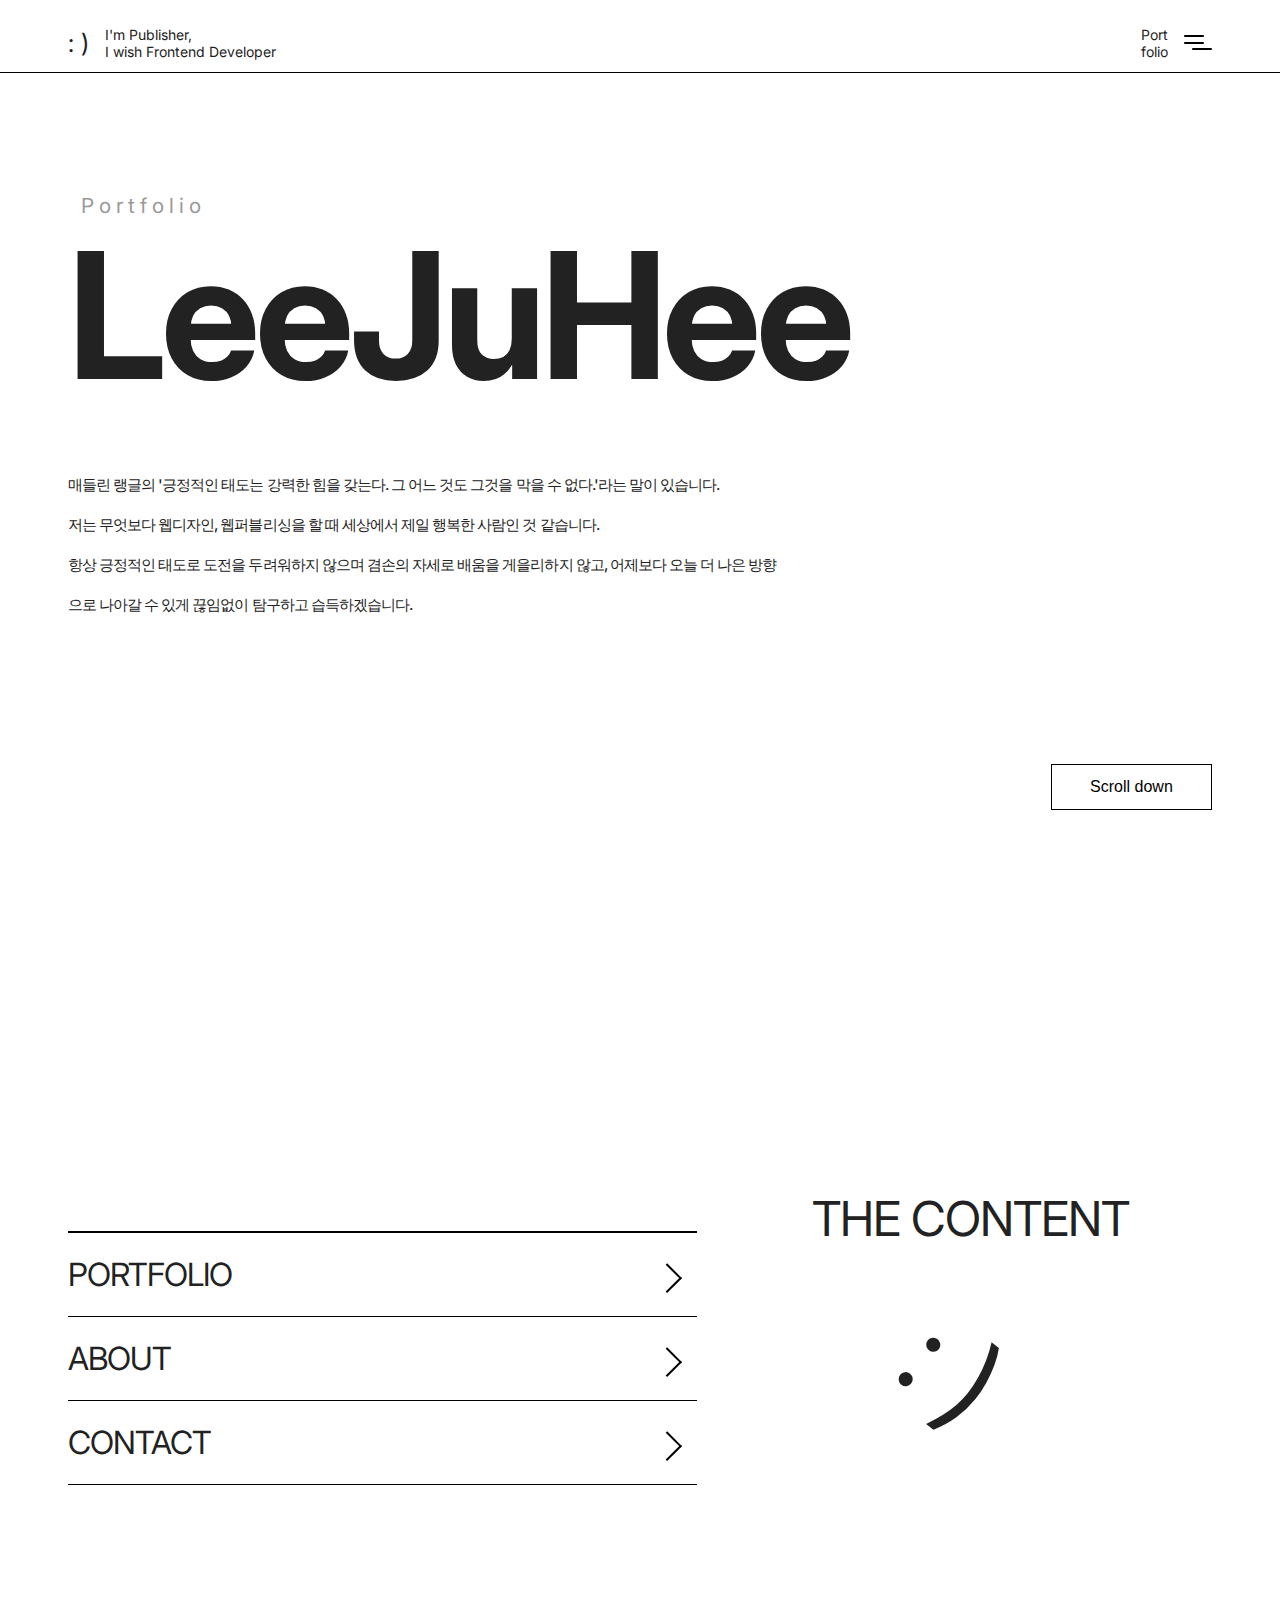
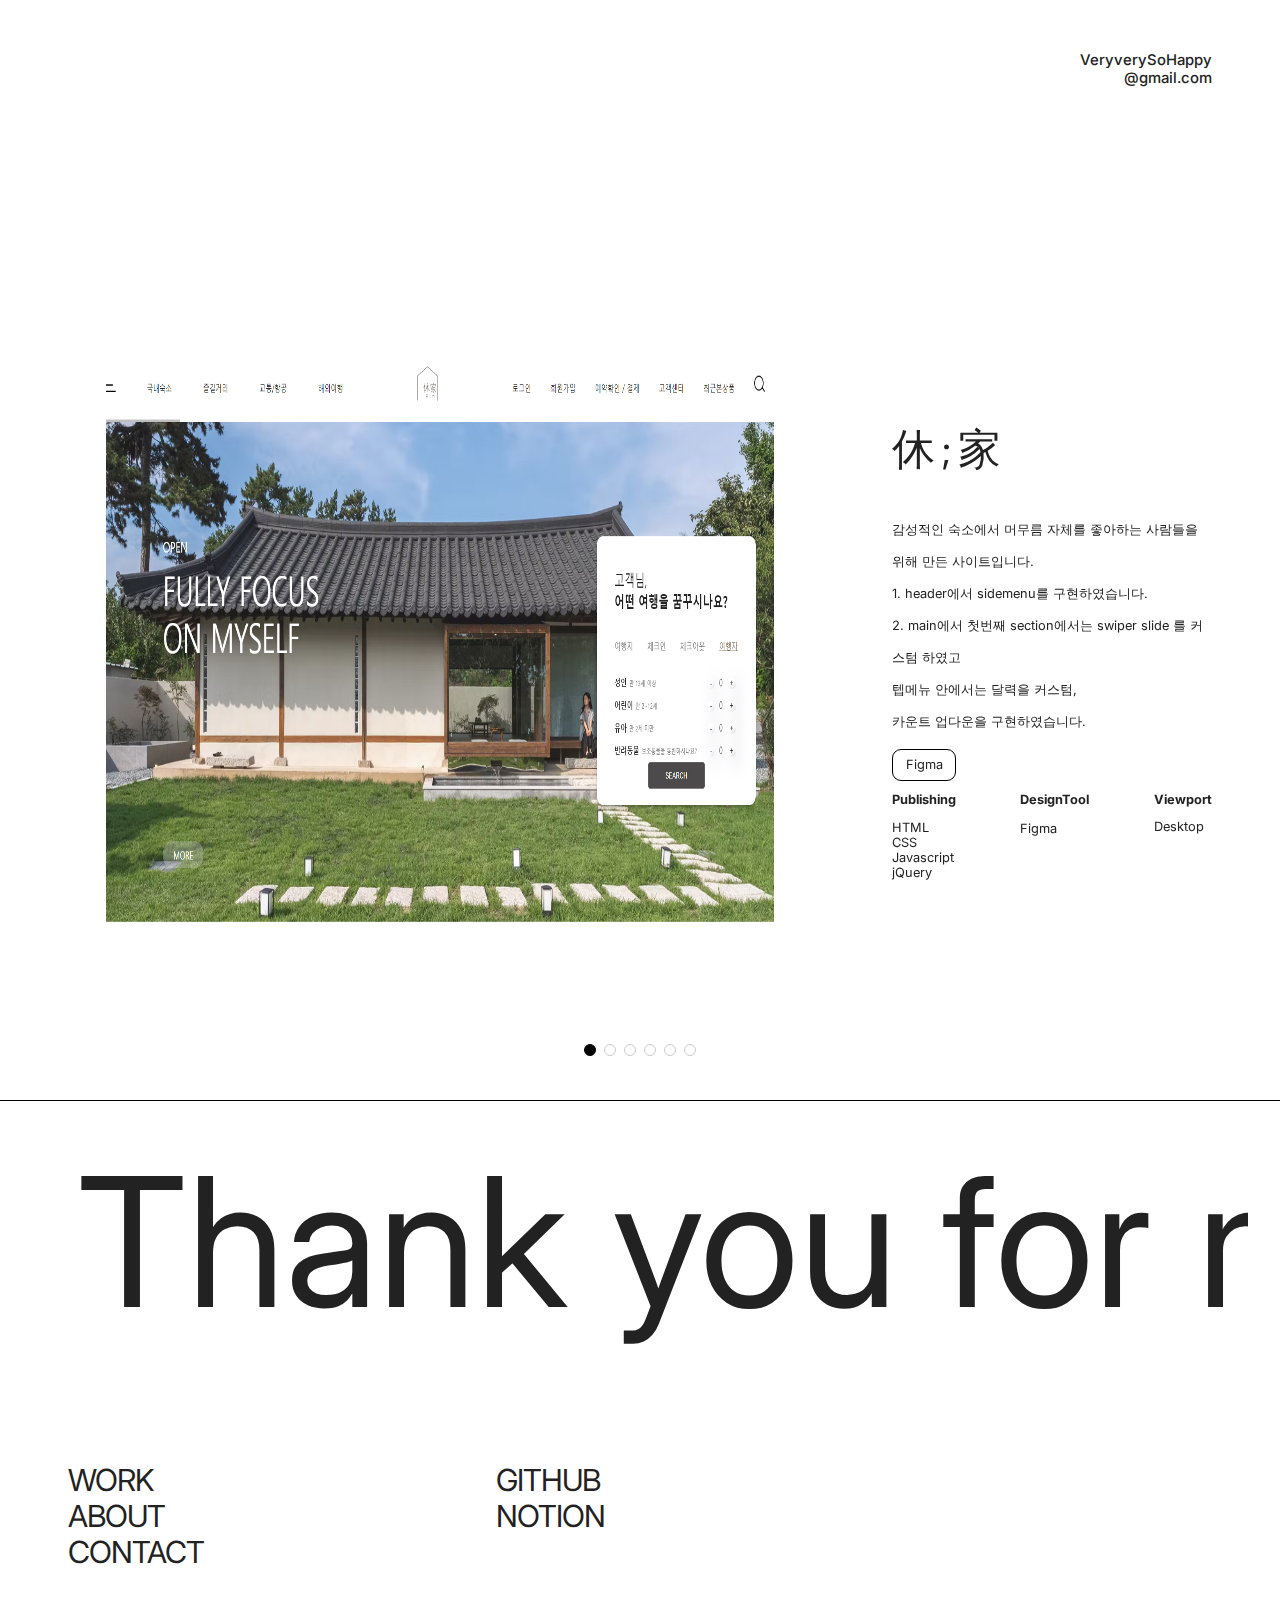
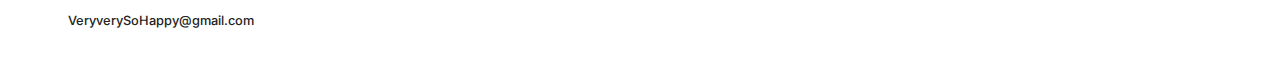
<file: index.html>
<!DOCTYPE html>
<html lang="en">
<head>
  <meta charset="UTF-8">
  <meta http-equiv="X-UA-Compatible" content="IE=edge">
  <meta name="viewport" content="width=device-width, initial-scale=1, minimum-scale=1, maximum-scale=1"/>
  <title>LeeJuHee's Portfolio</title>
  <!--open grap-->
  <meta property="og:url" content="http://veryverysohappy.dothome.co.kr/">
  <meta property="og:type" content="website">
  <meta property="og:title" content="이주희의 포트폴리오 입니다.">
  <meta property="og:image" content="./img/smile.png">
  <meta property="og:description" content="포트폴리오, 웹퍼블리셔, 웹퍼블리셔포트폴리오, 이주희포트폴리오, 포폴, 프론트엔드, 프론트엔드개발, 개발자, 개발자포폴">
  <!--twitter-->
  <meta name="twitter:card" content="portfolio"/>
  <meta name="twitter:title" content="이주희의 포트폴리오 입니다."/>
  <meta name="twitter:description" content="포트폴리오, 웹퍼블리셔, 웹퍼블리셔포트폴리오, 이주희포트폴리오, 포폴, 프론트엔드, 프론트엔드개발, 개발자, 개발자포폴" />
  <meta name="twitter:url" content="http://veryverysohappy.dothome.co.kr/"/>
  <meta name="twitter:image:src" content="./img/smile.png"/>
  <!--favicon-->
  <link rel="preconnect" href="https://fonts.googleapis.com">
  <link rel="preconnect" href="https://fonts.gstatic.com" crossorigin>
  <link href="https://fonts.googleapis.com/css2?family=Inter:wght@100;200;300;400;500;600;700;800;900&display=swap" rel="stylesheet">
  <link rel="stylesheet" href="https://cdn.jsdelivr.net/npm/swiper/swiper-bundle.min.css"/>
  <link rel="stylesheet" href="https://use.fontawesome.com/releases/v5.2.0/css/all.css">
  <link rel="icon" href="./img/smile.png">
  <link rel="apple-touch-icon" href="./img/smile.png">
  <link rel="stylesheet" type="text/css" href="./css/reset.css">
  <link rel="stylesheet" type="text/css" href="./css/common.css">
  <link rel="stylesheet" type="text/css" href="./css/layout.css">
  <link rel="stylesheet" type="text/css" href="./css/main.css">
</head>
<body>
  <!-- skipMenu start-->
  <div id="skipMenu">
    <a href="#container">본문바로가기</a>
    <a href="#gnb">주메뉴바로가기</a>
  </div>
  <!-- skipMenu end-->
  <!-- header start -->
  <header>
    <h1>
      <a href="/index.html">
        <p class="logo_smile">: )</p>
        <span>I'm Publisher,<br/>I wish Frontend Developer</span>
      </a>
    </h1>
    <nav id="gnb">
      <ul>
        <li>
          <a href="javascript:void(0);" class="toggle_menu">
            <div>Port<br/>folio</div>
            <img src="./img/hambtn.svg" alt="메뉴버튼이미지">
          </a>
        </li>
      </ul>
    </nav>
    <!-- menu start -->
    <div id="menu">
      <nav class="main_nav">
        <a href="javascript:void(0);" class="toggle_menu">
          <div>Port<br/>folio</div>
          <img src="./img/closebtn.svg" alt="메뉴버튼이미지">
        </a>
        <ul>
          <li><a href="./index.html">WORK</a></li>
          <li><a href="./html/about.html">ABOUT</a></li>
          <li><a href="./html/contact.html">CONTACT</a></li>
        </ul>
      </nav>
      <div class="menu_linklist">
        <nav>
          <ul>
            <li><a href="tel:010-2631-0368">Phone</a></li>
            <li><a href="mailto:VeryverySoHappy@gmail.com">E-mail</a></li>
            <li><a href="http://veryverysohappy.dothome.co.kr/">Web</a></li>
            <li><a href="https://github.com/VeryverySoHappy" target="_blank">Github</a></li>
            <li><a href="https://cotton-kiwi-dc4.notion.site/Lee-JuHee-6cff702a63a347019d4d900c4c93350c" target="_blank">Notion</a></li>
            <li><a href="https://velog.io/@veryverysohappy" target="_blank">Velog</a></li>
          </ul>
        </nav>
      </div>
    </div>
    <!-- menu end -->
  </header>
  <!-- header end -->
  <!-- main start -->
  <main>
    <!-- section01 start -->
    <section class="section section01">
      <p class="portfolio">Portfolio</p>
      <h2 class="pc">LeeJuHee</h2>
      <h2 class="mobile">Lee<br/>JuHee</h2>
      <p class="section01_info">
        매들린 랭글의 '긍정적인 태도는 강력한 힘을 갖는다. 그 어느 것도 그것을 막을 수 없다.'라는 말이 있습니다.<br/>저는 무엇보다 웹디자인, 웹퍼블리싱을 할 때 세상에서 제일 행복한 사람인 것 같습니다.<br/>항상 긍정적인 태도로 도전을 두려워하지 않으며 겸손의 자세로 배움을 게을리하지 않고, 어제보다 오늘 더 나은 방향으로 나아갈 수 있게 끊임없이 탐구하고 습득하겠습니다.
        </p>
      <button id="scroll_btn">Scroll down</button>
    </section>
    <!-- section01 end -->
    <!-- section02 start -->
    <section id="scroll_section" class="section section02">
      <div class="section02_wrap">
        <div class="link_list">
          <ul>
            <li><a href="javascript:void(0);" id="portfolio">PORTFOLIO</a></li>
            <li><a href="./html/about.html">ABOUT</a></li>
            <li><a href="./html/contact.html">CONTACT</a></li>
          </ul>
        </div>
        <div class="section02_title">
          <h2>THE CONTENT</h2>
          <div>: )</div>
        </div>
      </div>
      <a href="mailto:VeryverySoHappy@gmail.com" class="email">VeryverySoHappy<br/>@gmail.com</a> <!-- a링크 메일보내기로 변경 -->
    </section>
    <!-- section02 end -->
    <!-- section03 start -->
    <section id="section03">
      <!-- swiper start -->
      <div class="swiper mySwiper">
        <ul class="swiper-wrapper">
          <!-- swiper-slide start -->
          <!-- swiper-slide end -->
          <li class="swiper-slide">
            <h2 class="mobile_02">休<span>;</span>家</h2>
            <div class="pf_img"><a href="./Rest-house/main.html" target="_blank"><img src="./img/rest_house.jpg" alt="휴가 페이지 이미지"></a></div>
            <div class="portfolio_explain">
              <h2 class="none_mob">休<span>;</span>家</h2>
              <p class="ex_text">
                감성적인 숙소에서 머무름 자체를 좋아하는 사람들을 위해 만든 사이트입니다.<br/>
                1. header에서 sidemenu를 구현하였습니다.<br/>
                2. main에서 첫번째 section에서는 swiper slide 를 커스텀 하였고<br/>텝메뉴 안에서는 달력을 커스텀,<br/>카운트 업다운을 구현하였습니다.<br/>
                3. 'BEST TRAVEL OF REGION'에서 왼쪽 부분에 있으면 왼쪽에 화살표가 나타나고 오른쪽 부분에 있으면 오른쪽 화살표가 나타나는 텝메뉴를 구현하였습니다.<br/>
                4. 'DAILEY SALE'에서 24시를 기준으로 시간이 카운트 되는 기능을 구현하였습니다.<br/>
                5. 'SNS REVIEW AWARD'에서는 유저이탈을 방지하기 위해 모달창과 iframe을 사용하였습니다.<br/> 좋아요버튼을 누르면 좋아요 수가 올라가도록 구현하였습니다.<br/>scroll-y를 사용하여 모달창 안에서 스크롤 할 수 있도록 구현하였습니다. 
              </p>
              <a href="https://www.figma.com/file/nkzxWg2Lva85tluuLfRq2G/%E4%BC%91-%3B-%E5%AE%B6?node-id=0%3A1" target="_blank">Figma</a>
              <ul class="skill_explain">
                <li class="ex_title">Publishing
                  <ul>
                    <li>HTML</li>
                    <li>CSS</li>
                    <li>Javascript</li>
                    <li>jQuery</li>
                  </ul>
                </li>
                <li class="ex_title">DesignTool
                  <ul>
                    <li>Figma</li>
                  </ul>
                </li>
                <li class="ex_title">Viewport
                  <ul>
                    <li>Desktop</li>
                  </ul>
                </li>
              </ul>
            </div>
          </li>
          <li class="swiper-slide">
            <h2 class="mobile_02">한국관광공사</h2>
            <div class="portfolio_explain">
              <h2 class="none_mob">한국관광공사</h2>
              <p>
                한국관광 브랜드의 창의적이고 매력적인 모습, 활기차고 다양한 모습을 영상과 다양한 콘텐츠를 넣어 새롭게 제작하였습니다. KAKAO MAP IP를 사용하였습니다.
              </p>
              <a href="./visitkorea/html/join.html" target="_blank">회원가입</a>
              <a href="./visitkorea/html/gallery.html" target="_blank">갤러리</a>
              <a href="./visitkorea/html/gallery_detail_page.html" target="_blank">갤러리상세페이지</a>
              <ul class="skill_explain">
                <li class="ex_title">Publishing
                  <ul>
                    <li>HTML</li>
                    <li>CSS</li>
                    <li>Javascript</li>
                    <li>jQuery</li>
                  </ul>
                </li>
                <li class="ex_title">DesignTool
                  <ul>
                    <li>Figma</li>
                    <li>illustrator</li>
                    <li>Photoshop</li>
                  </ul>
                </li>
                <li class="ex_title">Viewport
                  <ul>
                    <li>Desktop</li>
                  </ul>
                </li>
              </ul>
            </div>
            <div class="pf_img"><a href="./visitkorea/main.html" target="_blank"><img src="./img/visitkorea.jpg" alt="한국관광공사페이지이미지"></a></div>
          </li>
          <li class="swiper-slide">
            <h2 class="mobile_02">제주도청</h2>
            <div class="pf_img"><a href="./jeju/html/main.html" target="_blank"><img src="./img/jeju.jpg" alt="제주도청페이지이미지"></a></div>
            <div class="portfolio_explain">
              <h2 class="none_mob">제주도청</h2>
              <p class="ex_text">
                제주도의 유채꽃을 연상 시키는 노란 계열의 톤을 베이스 컬러, 노란 계열의 보색인 남색계열을 포인트 컬러로 지정하여 제주도의 산뜻함을 표현하였습니다.
              </p>
              <a href="./jeju/html/칭찬합시다.html" target="_blank">칭찬합시다</a>
              <a href="./jeju/html/FAQ.html" target="_blank">FAQ</a>
              <a href="./jeju/html/축제참여.html" target="_blank">축제참여</a>
              <ul class="skill_explain">
                <li class="ex_title">Publishing
                  <ul>
                    <li>HTML</li>
                    <li>CSS</li>
                    <li>Javascript</li>
                    <li>jQuery</li>
                  </ul>
                </li>
                <li class="ex_title">DesignTool
                  <ul>
                    <li>Figma</li>
                    <li>illustrator</li>
                    <li>Photoshop</li>
                  </ul>
                </li>
                <li class="ex_title">Viewport
                  <ul>
                    <li>Desktop</li>
                  </ul>
                </li>
              </ul>
            </div>
          </li>
          <li class="swiper-slide">
            <h2 class="mobile_02">Worldwide KIA</h2>
            <div class="portfolio_explain">
              <h2 class="none_mob">Worldwide KIA</h2>
              <p>
                웅장한 느낌이 들 수 있도록 Full Page로 Interaction하게 제작하였습니다.<br/>상단 메뉴를 클릭하면 그에 맞는 부분으로 이동합니다.
              </p>
              <ul class="skill_explain">
                <li class="ex_title">Publishing
                  <ul>
                    <li>HTML</li>
                    <li>CSS</li>
                    <li>Javascript</li>
                    <li>jQuery</li>
                  </ul>
                </li>
                <li class="ex_title">DesignTool
                  <ul>
                    <li>Figma</li>
                  </ul>
                </li>
                <li class="ex_title">Viewport
                  <ul>
                    <li>Desktop</li>
                  </ul>
                </li>
              </ul>
            </div>
            <div class="pf_img"><a href="./Worldwide_kia/worldwide_kia.html" target="_blank"><img src="./img/worldwide_kia.jpg" alt="기아페이지이미지"></a></div>
          </li>
          <li class="swiper-slide">
            <h2 class="mobile_02">Market Kurly</h2>
            <div class="pf_img"><a href="./Market Kurly/MarketKurly.html" target="_blank"><img src="./img/market_kurly.jpg" alt="마켓컬리페이지이미지"></a></div>
            <div class="portfolio_explain">
              <h2 class="none_mob">Market Kurly</h2>
              <p>
                Market Kurly의 '샛별&#183;택배 배송안내'와 검색창이 포인트입니다.<br/>슬라이드를 css로 구현하였습니다.
              </p>
              <ul class="skill_explain">
                <li class="ex_title">Publishing
                  <ul>
                    <li>HTML</li>
                    <li>CSS</li>
                    <li>Javascript</li>
                    <li>jQuery</li>
                  </ul>
                </li>
                <li class="ex_title">DesignTool
                  <ul>
                    <li>Figma</li>
                  </ul>
                </li>
                <li class="ex_title">Viewport
                  <ul>
                    <li>Desktop</li>
                  </ul>
                </li>
              </ul>
            </div>
          </li>
          <li class="swiper-slide">
            <h2 class="mobile_02">Worldshare</h2>
            <div class="portfolio_explain">
              <h2 class="none_mob">Worldshare</h2>
              <p>
                월드쉐어의 디자인 컨셉에 맞추어서 반응형 페이지를 만들었습니다.
              </p>
              <ul class="skill_explain">
                <li class="ex_title">Publishing
                  <ul>
                    <li>HTML</li>
                    <li>CSS</li>
                    <li>Javascript</li>
                    <li>jQuery</li>
                  </ul>
                </li>
                <li class="ex_title">DesignTool
                  <ul>
                    <li>Figma</li>
                    <li>illustrator</li>
                    <li>Photoshop</li>
                  </ul>
                </li>
                <li class="ex_title">Viewport
                  <ul>
                    <li>Desktop</li>
                    <li>Mobile</li>
                  </ul>
                </li>
              </ul>
            </div>
            <div class="pf_img"><a href="./Worldshare/main.html" target="_blank"><img src="./img/worldshare.jpg" alt="월드쉐어페이지이미지"></a></div>
          </li>
        </ul>
        <div class="swiper-pagination"></div>
      </div>
      <!-- swiper end -->
    </section>
    <!-- section03 end -->
  </main>
  <!-- main end -->
  <!-- footer start -->
  <footer>
    <div class="animated-title">
      <div class="flow_text">
        <p>&nbsp;Thank you for making time for me : )&nbsp;Thank you for making time for me : )</p>
      </div>
    </div>
    <div class="footer_link">
      <ul>
        <li><a href="index.html">WORK</a></li>
        <li><a href="./html/about.html">ABOUT</a></li>
        <li><a href="./html/contact.html">CONTACT</a></li>
      </ul>
      <ul>
        <li><a href="https://github.com/VeryverySoHappy" target="_blank">GITHUB</a></li>
        <li><a href="https://cotton-kiwi-dc4.notion.site/Lee-JuHee-6cff702a63a347019d4d900c4c93350c" target="_blank">NOTION</a></li>
      </ul>
    </div>
    <a href="mailto:VeryverySoHappy@gmail.com" class="email">VeryverySoHappy@gmail.com</a>
  </footer>
  <!-- footer end -->
  <script
  src="https://code.jquery.com/jquery-1.12.4.js"
  integrity="sha256-Qw82+bXyGq6MydymqBxNPYTaUXXq7c8v3CwiYwLLNXU="
  crossorigin="anonymous"></script>
  <script src="https://cdn.jsdelivr.net/npm/swiper/swiper-bundle.min.js"></script>
  <script src="./js/swiper.js"></script>
  <script src="./js/main.js"></script>
</body>
</html>
</file>
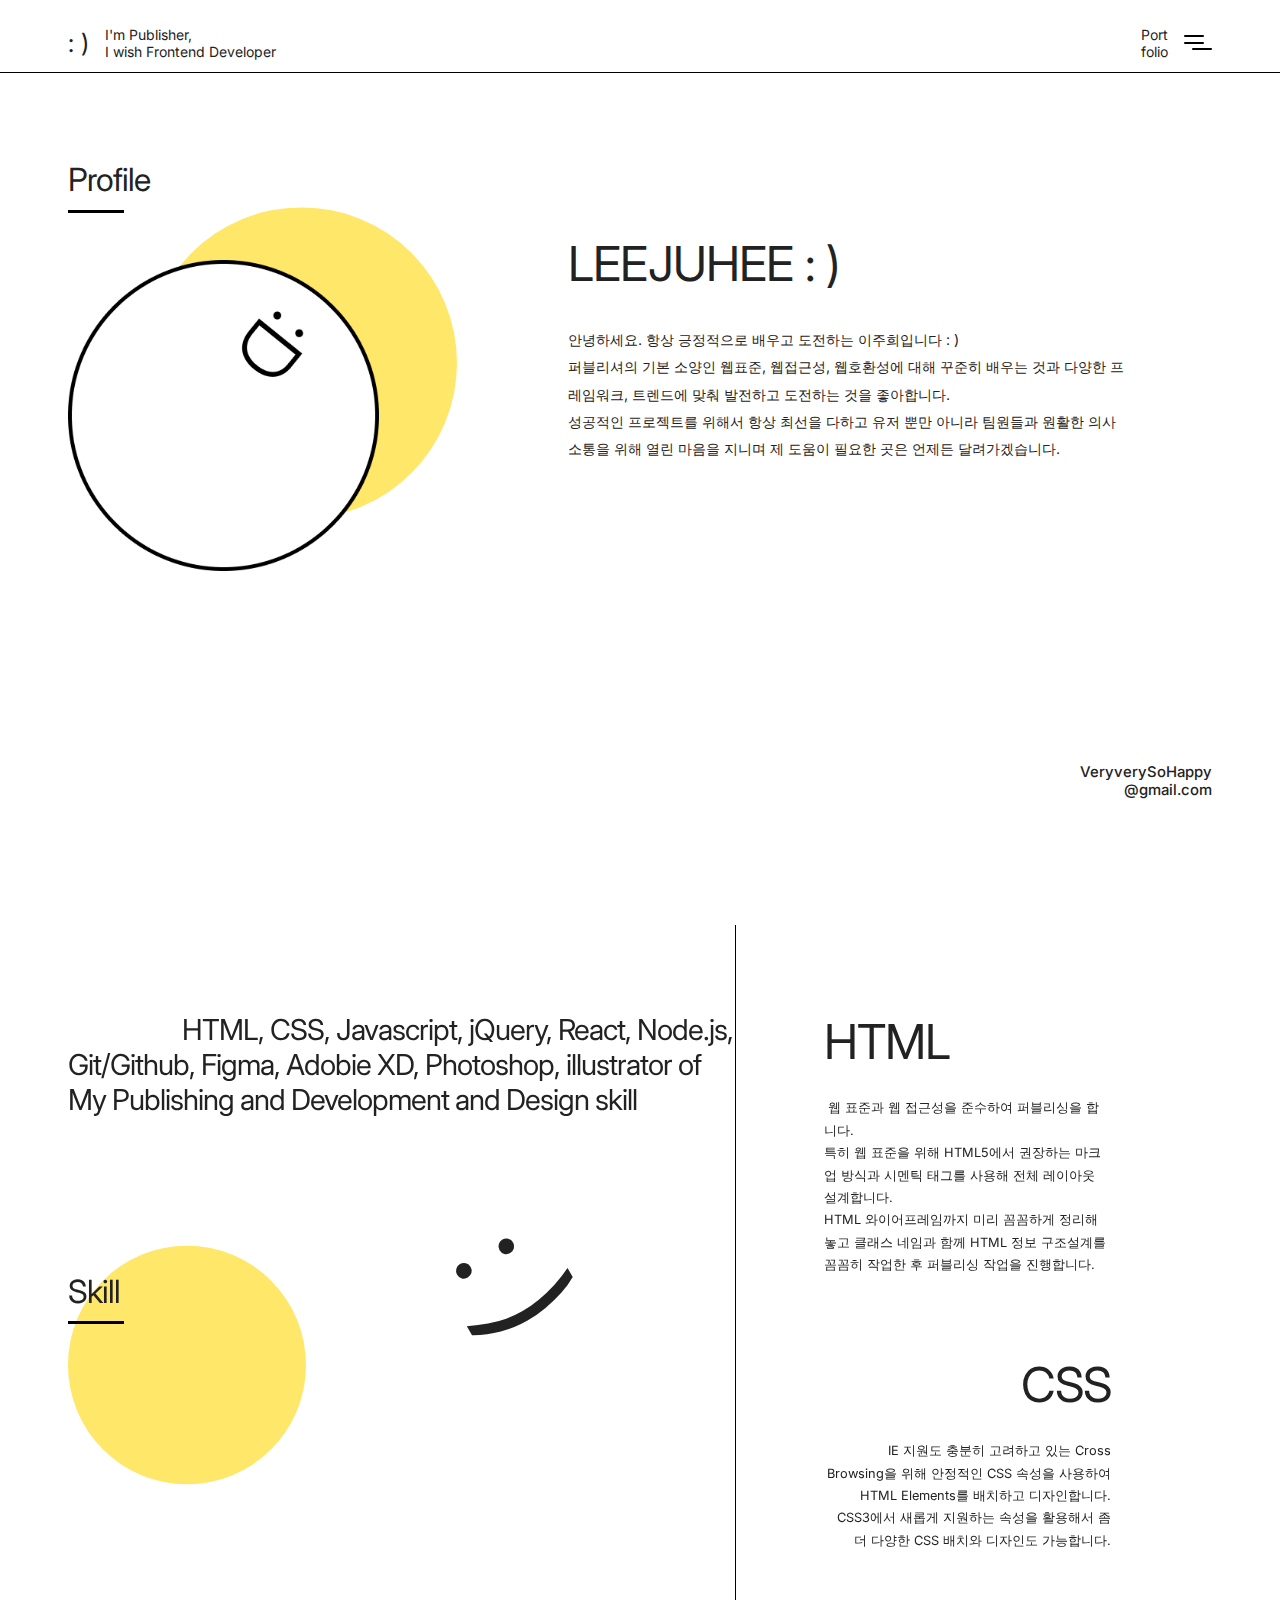
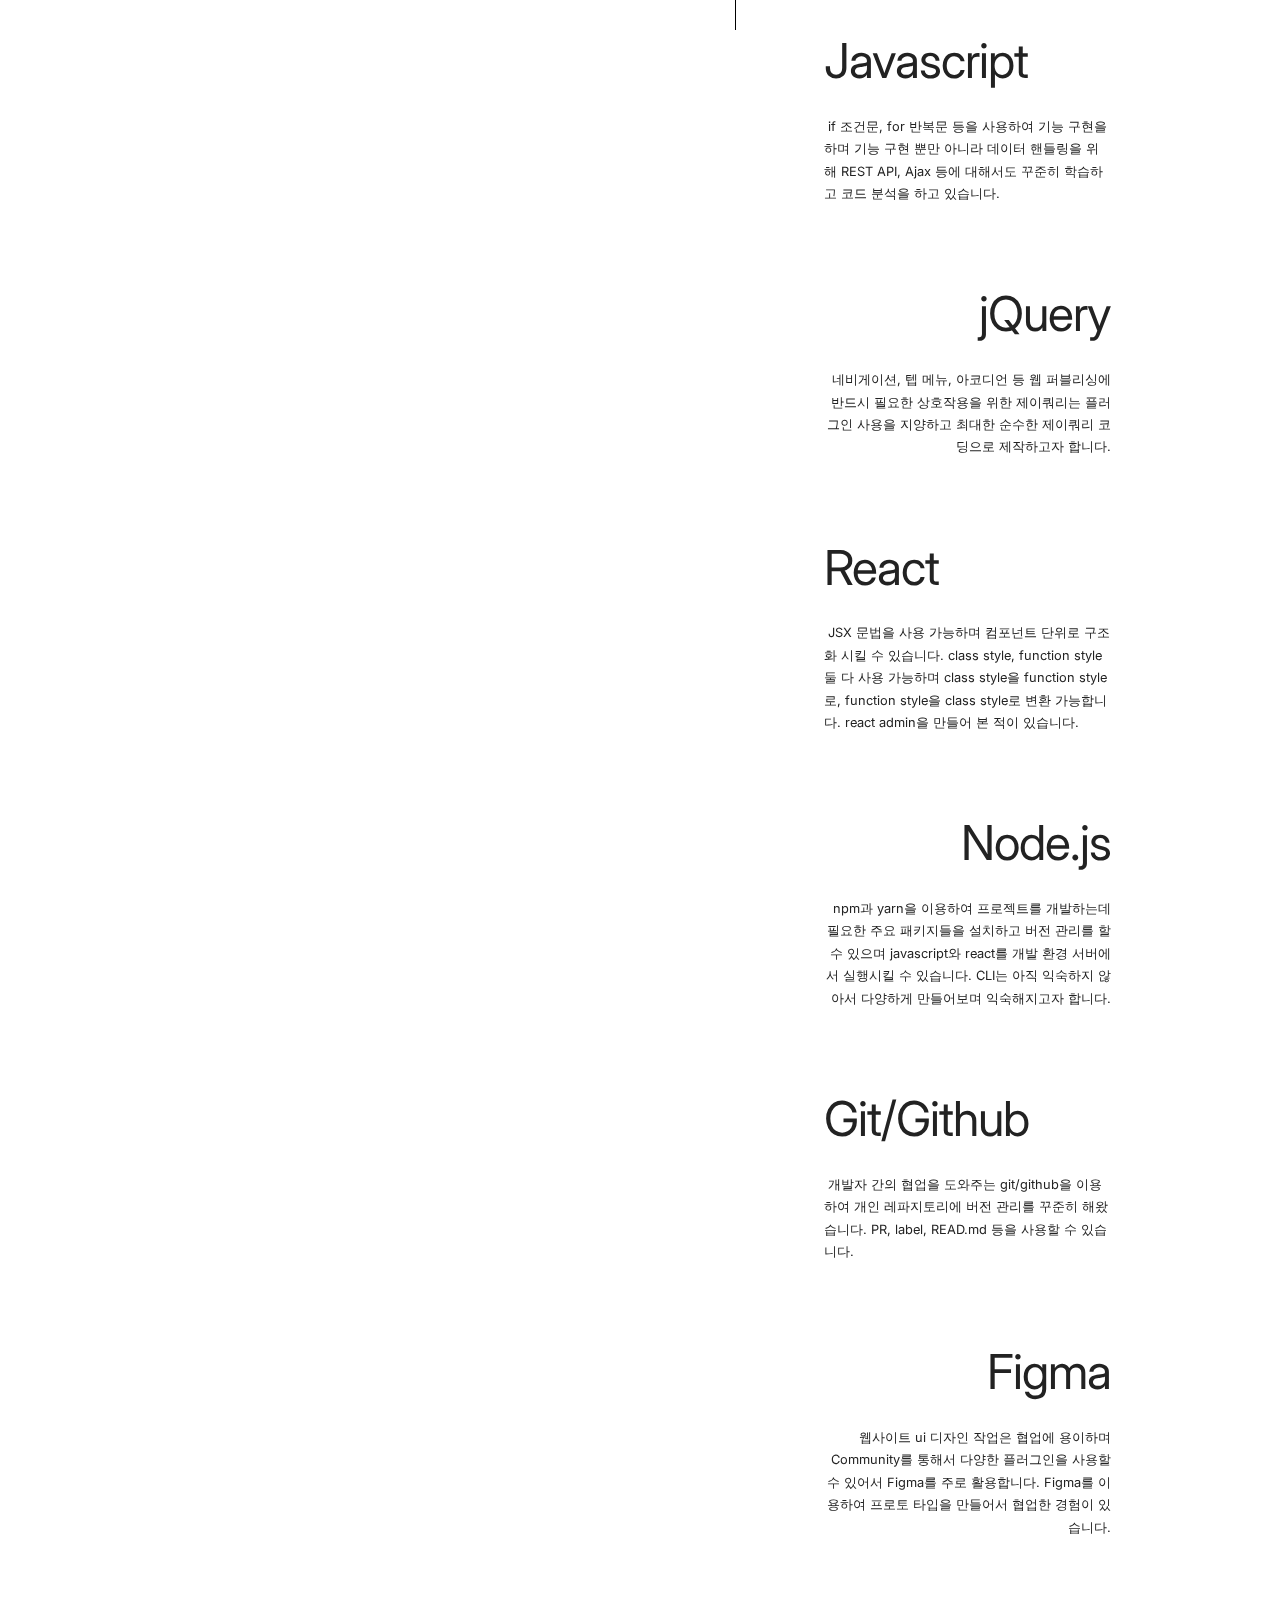
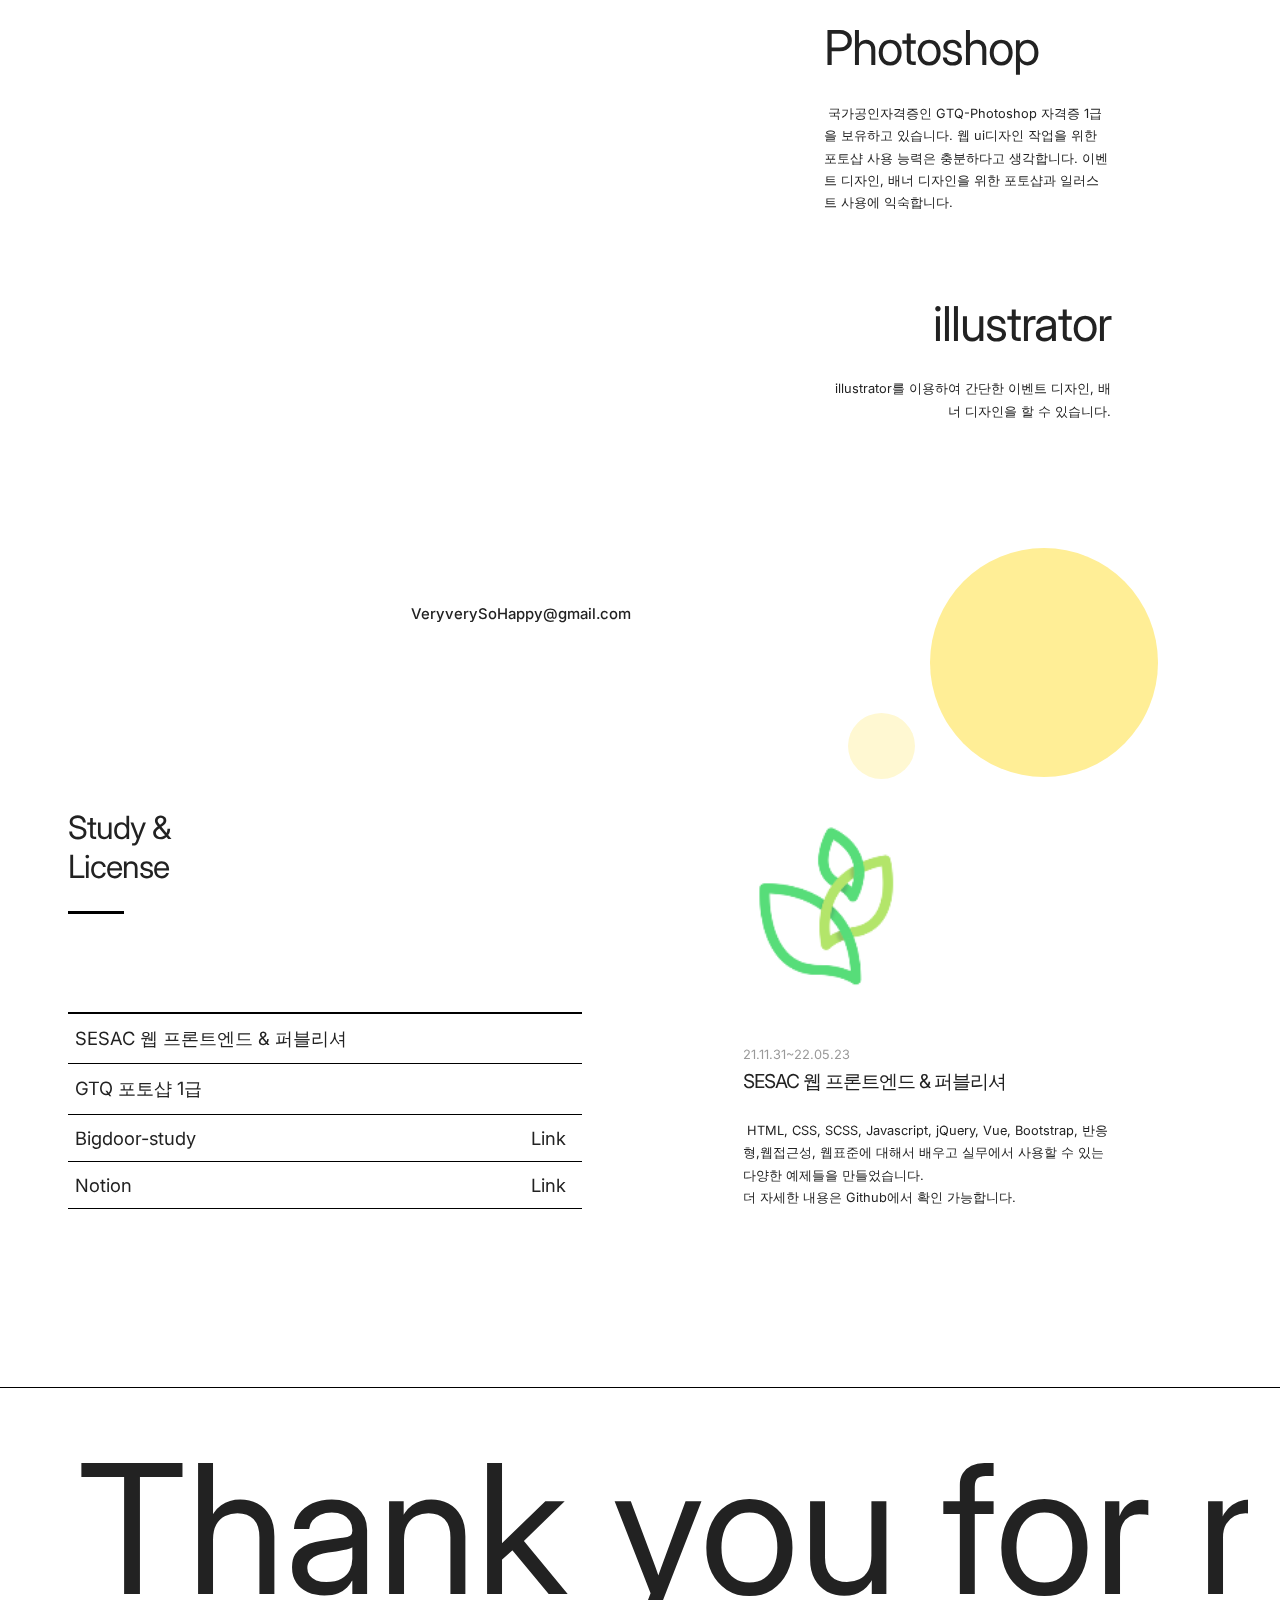
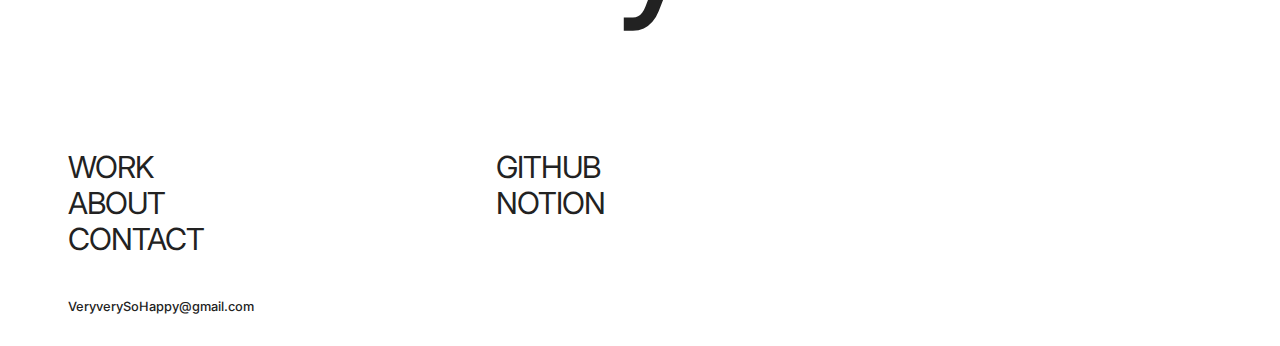
<file: html/about.html>
<!DOCTYPE html>
<html lang="en">
<head>
  <meta charset="UTF-8">
  <meta http-equiv="X-UA-Compatible" content="IE=edge">
  <meta name="viewport" content="width=device-width, initial-scale=1, minimum-scale=1, maximum-scale=1"/>
  <!--open grap-->
  <meta property="og:url" content="http://veryveryhappy.dothome.co.kr/">
  <meta property="og:type" content="website">
  <meta property="og:title" content="이주희의 포트폴리오 입니다.">
  <meta property="og:image" content="../img/smile.png">
  <meta property="og:description" content="포트폴리오, 웹퍼블리셔, 웹퍼블리셔포트폴리오, 이주희포트폴리오, 포폴, 프론트엔드, 프론트엔드개발, 개발자, 개발자포폴">
  <!--twitter-->
  <meta name="twitter:card" content="portfolio"/>
  <meta name="twitter:title" content="이주희의 포트폴리오 입니다."/>
  <meta name="twitter:description" content="포트폴리오, 웹퍼블리셔, 웹퍼블리셔포트폴리오, 이주희포트폴리오, 포폴, 프론트엔드, 프론트엔드개발, 개발자, 개발자포폴" />
  <meta name="twitter:url" content="http://veryveryhappy.dothome.co.kr/"/>
  <meta name="twitter:image:src" content="../img/smile.png"/>
  <!--favicon-->
  <link rel="preconnect" href="https://fonts.googleapis.com">
  <link rel="preconnect" href="https://fonts.gstatic.com" crossorigin>
  <link href="https://fonts.googleapis.com/css2?family=Inter:wght@100;200;300;400;500;600;700;800;900&display=swap" rel="stylesheet">
  <link rel="stylesheet" href="https://cdn.jsdelivr.net/npm/swiper/swiper-bundle.min.css"/>
  <link rel="stylesheet" href="https://use.fontawesome.com/releases/v5.2.0/css/all.css">
  <link rel="icon" href="../img/smile.png">
  <link rel="apple-touch-icon" href="../img/smile.png">
  <link rel="stylesheet" type="text/css" href="../css/reset.css">
  <link rel="stylesheet" type="text/css" href="../css/common.css">
  <link rel="stylesheet" type="text/css" href="../css/layout.css">
  <link rel="stylesheet" type="text/css" href="../css/about.css">
  <title>LeeJuHee's Portfolio</title>
</head>
<body>
  <!-- skipMenu start-->
  <div id="skipMenu">
    <a href="#container">본문바로가기</a>
    <a href="#gnb">주메뉴바로가기</a>
  </div>
  <!-- skipMenu end-->
  <!-- header start -->
  <header>
    <h1>
      <a href="/index.html">
        <p class="logo_smile">: )</p>
        <span>I'm Publisher,<br/>I wish Frontend Developer</span>
      </a>
    </h1>
    <nav id="gnb">
      <ul>
        <li>
          <a href="javascript:void(0);" class="toggle_menu">
            <div>Port<br/>folio</div>
            <img src="../img/hambtn.svg" alt="메뉴버튼이미지">
          </a>
        </li>
      </ul>
    </nav>
    <!-- menu start -->
    <div id="menu">
      <nav class="main_nav">
        <a href="javascript:void(0);" class="toggle_menu">
          <div>Port<br/>folio</div>
          <img src="../img/closebtn.svg" alt="메뉴버튼이미지">
        </a>
        <ul>
          <li><a href="../index.html">WORK</a></li>
          <li><a href="./about.html">ABOUT</a></li>
          <li><a href="./contact.html">CONTACT</a></li>
        </ul>
      </nav>
      <div class="menu_linklist">
        <nav>
          <ul>
            <li><a href="tel:010-2631-0368">Phone</a></li>
            <li><a href="mailto:VeryverySoHappy@gmail.com">E-mail</a></li>
            <li><a href="http://veryverysohappy.dothome.co.kr/">Web</a></li>
            <li><a href="https://github.com/VeryverySoHappy" target="_blank">Github</a></li>
            <li><a href="https://cotton-kiwi-dc4.notion.site/Lee-JuHee-6cff702a63a347019d4d900c4c93350c" target="_blank">Notion</a></li>
            <li><a href="https://velog.io/@veryverysohappy" target="_blank">Velog</a></li>
          </ul>
        </nav>
      </div>
    </div>
    <!-- menu end -->
  </header>
  <!-- header end -->
  <!-- main start -->
  <main>
    <!-- section 01 start -->
    <section class="section01">
      <h2 class="subpage_title">Profile</h2>
      <div class="smile_y">
        <img src="../img/yellow_c.svg" alt="노란색원이미지" class="yellow_c">
        <img src="../img/smile.png" alt="스마일" class="smile_c">
      </div>
      <div class="section01_text">
        <h3>LEEJUHEE : )</h3>
        <P>
        안녕하세요. 항상 긍정적으로 배우고 도전하는 이주희입니다 : )<br/>
        퍼블리셔의 기본 소양인 웹표준, 웹접근성, 웹호환성에 대해 꾸준히 배우는 것과 다양한 프레임워크, 트렌드에 맞춰 발전하고 도전하는 것을 좋아합니다.<br/>성공적인 프로젝트를 위해서 항상 최선을 다하고 유저 뿐만 아니라 팀원들과 원활한 의사소통을 위해 열린 마음을 지니며 제 도움이 필요한 곳은 언제든 달려가겠습니다.
        </P>
      </div>
      <a href="mailto:VeryverySoHappy@gmail.com" class="email">VeryverySoHappy<br/>@gmail.com</a>
    </section>
    <!-- section 01 end -->
    <!-- section 02 start -->
    <section class="section02">
      <div class="mob">LeeJuHee portfolio : )</div>
      <div class="skill_text">
        <p>
          &nbsp;&nbsp;&nbsp;&nbsp;&nbsp;&nbsp;&nbsp;&nbsp;&nbsp;&nbsp;&nbsp;&nbsp;&nbsp;&nbsp;&nbsp;&nbsp;&nbsp;&nbsp;&nbsp;HTML, CSS, Javascript, jQuery, React, Node.js, Git/Github, Figma, Adobie XD, Photoshop, illustrator of My Publishing and Development and Design skill
        </p>
        <div class="section_title">
          <div class="subpage_wrap">
            <img src="../img/yellow_c.svg" alt="노란색원이미지">
            <h2 class="subpage_title line_02">Skill</h2>
          </div>
          <div class="smile">: )</div>
        </div>
      </div>
      <div class="skill_list">
        <ul>
          <li>
            <div class="percent">95<span>%</span></div>
            <div class="skill_explain">
              <h3>HTML</h3>
              <P>
                &nbsp;웹 표준과 웹 접근성을 준수하여 퍼블리싱을 합니다.<br/>특히 웹 표준을 위해 HTML5에서 권장하는 마크업 방식과 시멘틱 태그를 사용해 전체 레이아웃 설계합니다.<br/>HTML 와이어프레임까지 미리 꼼꼼하게 정리해 놓고 클래스 네임과 함께 HTML 정보 구조설계를 꼼꼼히 작업한 후 퍼블리싱 작업을 진행합니다.
              </P>
            </div>
          </li>
          <li>
            <div class="percent">95<span>%</span></div>
            <div class="skill_explain">
              <h3>CSS</h3>
              <P>
                &nbsp;IE 지원도 충분히 고려하고 있는 Cross Browsing을 위해 안정적인 CSS 속성을 사용하여 HTML Elements를 배치하고 디자인합니다.
                CSS3에서 새롭게 지원하는 속성을 활용해서 좀 더 다양한 CSS 배치와 디자인도 가능합니다.
              </P>
            </div>
          </li>
          <li>
            <div class="percent">70<span>%</span></div>
            <div class="skill_explain">
              <h3>Javascript</h3>
              <P>
                &nbsp;if 조건문, for 반복문 등을 사용하여 기능 구현을 하며 기능 구현 뿐만 아니라 데이터 핸들링을 위해 REST API, Ajax 등에 대해서도 꾸준히 학습하고 코드 분석을 하고 있습니다.
              </P>
            </div>
          </li>
          <li>
            <div class="percent">80<span>%</span></div>
            <div class="skill_explain">
              <h3>jQuery</h3>
              <P>
                &nbsp;네비게이션, 텝 메뉴, 아코디언 등 웹 퍼블리싱에 반드시 필요한 상호작용을 위한 제이쿼리는 플러그인 사용을 지양하고 최대한 순수한 제이쿼리 코딩으로 제작하고자 합니다.
              </P>
            </div>
          </li>
          <li>
            <div class="percent">50<span>%</span></div>
            <div class="skill_explain">
              <h3>React</h3>
              <P>
                &nbsp;JSX 문법을 사용 가능하며 컴포넌트 단위로 구조화 시킬 수 있습니다. class style, function style 둘 다 사용 가능하며 class style을 function style로, function style을 class style로 변환 가능합니다. react admin을 만들어 본 적이 있습니다.
              </P>
            </div>
          </li>
          <li>
            <div class="percent">60<span>%</span></div>
            <div class="skill_explain">
              <h3>Node.js</h3>
              <P>
                &nbsp;npm과 yarn을 이용하여 프로젝트를 개발하는데 필요한 주요 패키지들을 설치하고 버전 관리를 할 수 있으며 javascript와 react를 개발 환경 서버에서 실행시킬 수 있습니다.
                CLI는 아직 익숙하지 않아서 다양하게 만들어보며 익숙해지고자 합니다.
              </P>
            </div>
          </li>
          <li>
            <div class="percent">80<span>%</span></div>
            <div class="skill_explain">
              <h3>Git/Github</h3>
              <P>
                &nbsp;개발자 간의 협업을 도와주는 git/github을 이용하여 개인 레파지토리에 버전 관리를 꾸준히 해왔습니다.  PR, label, READ.md 등을 사용할 수 있습니다.
              </P>
            </div>
          </li>
          <li>
            <div class="percent">95<span>%</span></div>
            <div class="skill_explain">
              <h3>Figma</h3>
              <P>
                &nbsp;웹사이트 ui 디자인 작업은 협업에 용이하며 Community를 통해서 다양한 플러그인을 사용할 수 있어서 Figma를 주로 활용합니다.
                Figma를 이용하여 프로토 타입을 만들어서 협업한 경험이 있습니다.
              </P>
            </div>
          </li>
          <li>
            <div class="percent">95<span>%</span></div>
            <div class="skill_explain">
              <h3>Photoshop</h3>
              <P>
                &nbsp;국가공인자격증인 GTQ-Photoshop 자격증 1급을 보유하고 있습니다.
                웹 ui디자인 작업을 위한 포토샵 사용 능력은 충분하다고 생각합니다.
                이벤트 디자인, 배너 디자인을 위한 포토샵과 일러스트 사용에 익숙합니다.
              </P>
            </div>
          </li>
          <li>
            <div class="percent">85<span>%</span></div>
            <div class="skill_explain">
              <h3>illustrator</h3>
              <P>
                &nbsp;illustrator를 이용하여 간단한 이벤트 디자인, 배너 디자인을 할 수 있습니다.
              </P>
            </div>
          </li>
        </ul>
      </div>
    </section>
    <!-- section 02 end -->
    <!-- section03 start -->
    <section class="section03">
      <div class="decoration">
        <a href="mailto:VeryverySoHappy@gmail.com" class="email">VeryverySoHappy@gmail.com</a>
        <img src="../img/large_c.svg" alt="큰원이미지" class="large_c">
        <img src="../img/small_c.svg" alt="작은원이미지" class="small_c">
      </div>
      <h2 class="subpage_title line_03">Study &<br/>License</h2>
      <div class="container">
        <ul class="navi">
          <li class="list_01"><a href="javascript:void(0)">SESAC 웹 프론트엔드 & 퍼블리셔</a></li>
          <li class="list_02"><a href="javascript:void(0)">GTQ 포토샵 1급</a></li>
          <li class="list_03"><a href="https://github.com/Bigdooor-studycourse" target="_blank">Bigdoor-study<span>Link</span></a></li>
          <li class="list_04"><a href="https://cotton-kiwi-dc4.notion.site/78d7819421f04d5fb4a9954a1aa1e1f9" target="_blank">Notion<span>Link</span></a></li>
        </ul>
        <div class="study_wrap study_wrap_01">
          <img src="../img/sesac.png" alt="새싹이미지">
          <p class="study_subtitle">21.11.31~22.05.23</p>
          <h3>SESAC 웹 프론트엔드 & 퍼블리셔</h3>
          <p class="study_explain">
            &nbsp;HTML, CSS, SCSS, Javascript, jQuery, Vue, Bootstrap, 반응형,웹접근성, 웹표준에 대해서 배우고 실무에서 사용할 수 있는 다양한 예제들을 만들었습니다.<br/>
            더 자세한 내용은 Github에서 확인 가능합니다.
          </p>
        </div>
        <div class="study_wrap study_wrap_02">
          <img src="../img/photoshop.jpg" alt="포토샵이미지">
          <p class="study_subtitle">2021년 08월 13일</p>
          <h3>GTQ 포토샵 1급</h3>
          <p class="study_explain">
            &nbsp;사진 및 각종 이미지 편집, 웹디자인 등에 있어 가장 기본이 되어 기초 디자인 역량 강화에 특화된 국가 공인 자격증인 GTQ 포토샵 1급을 취득하였습니다. psd 파일을 보고 픽셀 보기, 이미지 추출, 편집 등 기본적인 툴 사용이 가능합니다.
          </p>
        </div>
        <div class="study_wrap study_wrap_03">
          <img src="../img/bigdoor_study.png" alt="빅도어스터디이미지">
          <p class="study_subtitle">21.11.31~22.02.22</p>
          <h3>Bigdoor-study</h3>
          <ul class="study_explain">
            <li>계산기,  SESAC 커뮤니티 프로젝트에서 기획, 디자인, 퍼블리싱을 맡았습니다.</li>
            <li>프로젝트에서 어떻게 하면 redsign, greensign으로 진행되는 지에 대해 알게 되었고 코딩 컨벤션에 맞춰 작업하였습니다.</li>
          </ul>
        </div>
        <div class="study_wrap study_wrap_04">
          <img src="../img/notion.avif" alt="노션이미지">
          <p class="study_subtitle">21.11.31 ~ -ing</p>
          <h3>Notion</h3>
          <p class="study_explain">
            &nbsp; 평소 정리를 하며 공부하는 것을 좋아하여 퍼블리싱과 프론트엔드 개발 공부를 하며 정리한 Notion입니다.<br/>
            HTML, CSS, JS, React, Hubs, Node.js, Docker 등에 대해서 정리하였습니다.
          </p>
        </div>
      </div>
    </section>
    <!-- section03 end -->
  </main>
  <!-- main end -->
  <!-- footer start -->
  <footer>
    <div class="animated-title">
      <div class="flow_text">
        <p>&nbsp;Thank you for making time for me : )&nbsp;Thank you for making time for me : )</p>
      </div>
    </div>
    <div class="footer_link">
      <ul>
        <li><a href="../html/main.html">WORK</a></li>
        <li><a href="../html/about.html">ABOUT</a></li>
        <li><a href="../html/contact.html">CONTACT</a></li>
      </ul>
      <ul>
        <li><a href="https://github.com/VeryverySoHappy" target="_blank">GITHUB</a></li>
        <li><a href="https://cotton-kiwi-dc4.notion.site/Lee-JuHee-6cff702a63a347019d4d900c4c93350c" target="_blank">NOTION</a></li>
      </ul>
    </div>
    <a href="mailto:VeryverySoHappy@gmail.com" class="email">VeryverySoHappy@gmail.com</a>
  </footer>
  <!-- footer end -->
  <script
  src="https://code.jquery.com/jquery-1.12.4.js"
  integrity="sha256-Qw82+bXyGq6MydymqBxNPYTaUXXq7c8v3CwiYwLLNXU="
  crossorigin="anonymous"></script>
  <script src="https://cdn.jsdelivr.net/npm/swiper/swiper-bundle.min.js"></script>
  <script src="../js/swiper.js"></script>
  <script src="../js/main.js"></script>
</body>
</html>
</file>
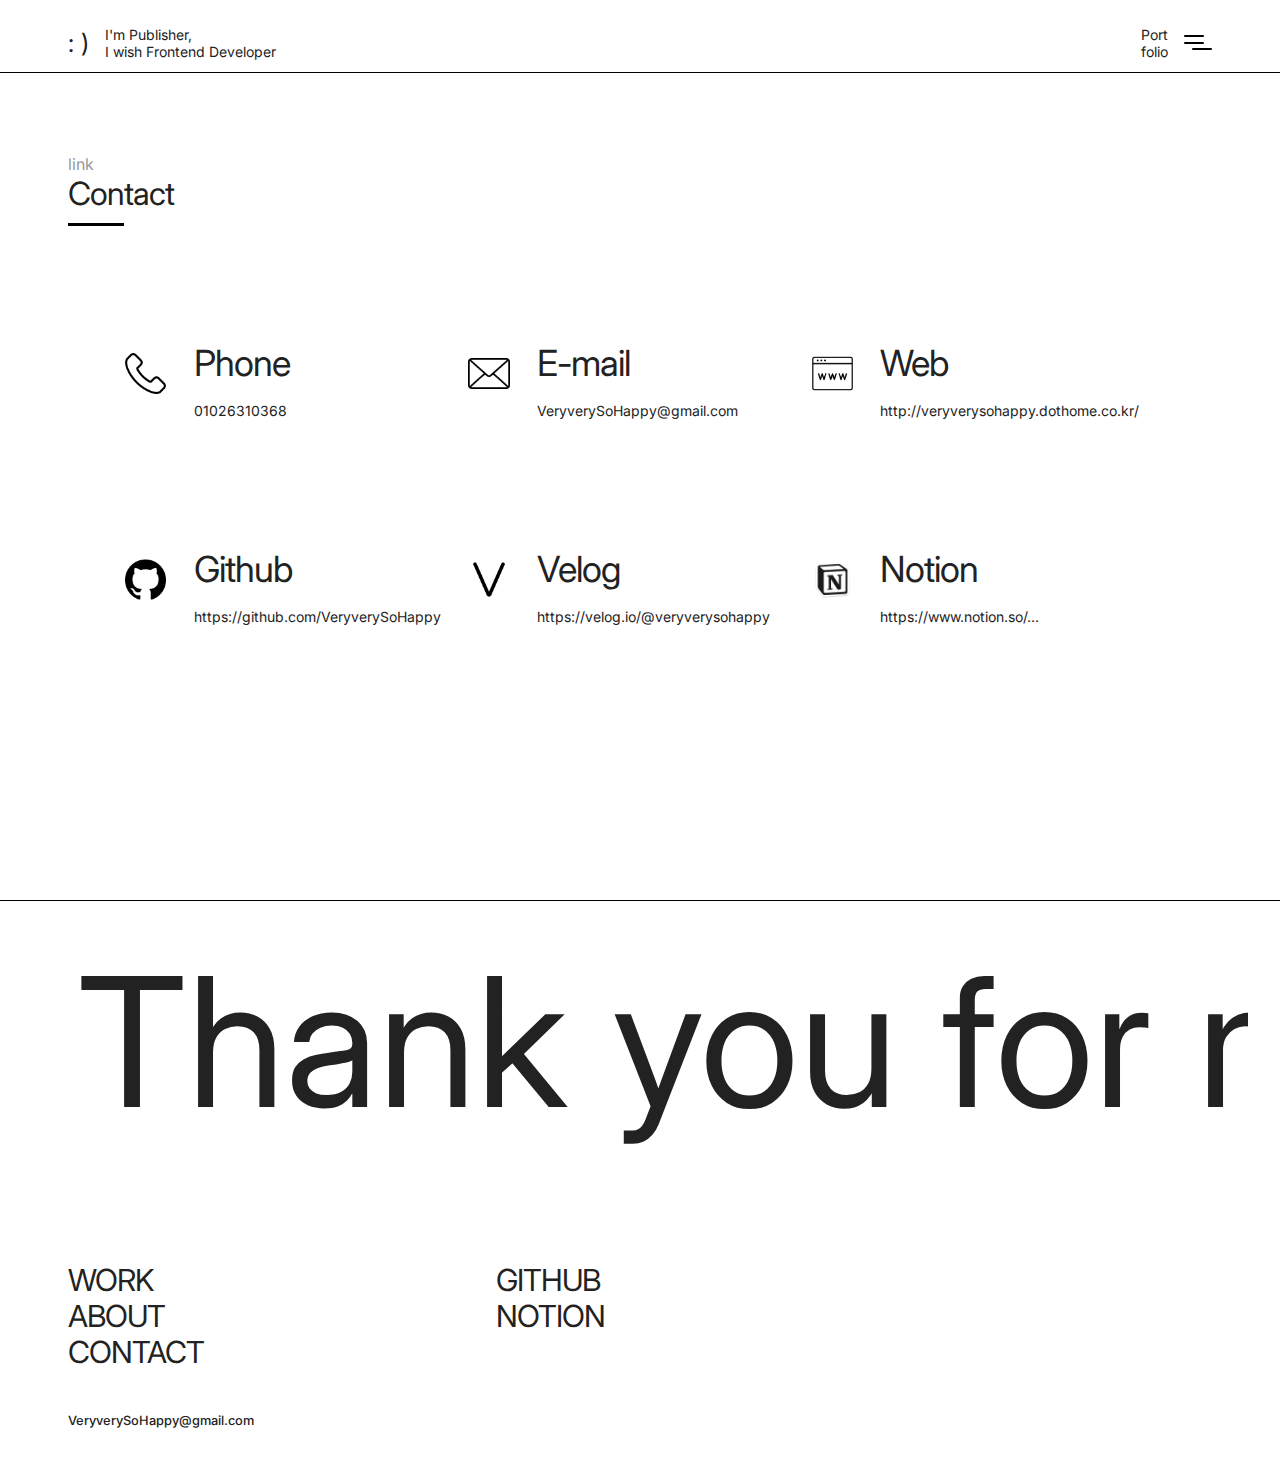
<file: html/contact.html>
<!DOCTYPE html>
<html lang="en">
<head>
  <meta charset="UTF-8">
  <meta http-equiv="X-UA-Compatible" content="IE=edge">
  <meta name="viewport" content="width=device-width, initial-scale=1, minimum-scale=1, maximum-scale=1"/>
  <!--open grap-->
  <meta property="og:url" content="http://veryveryhappy.dothome.co.kr/">
  <meta property="og:type" content="website">
  <meta property="og:title" content="이주희의 포트폴리오 입니다.">
  <meta property="og:image" content="../img/smile.png">
  <meta property="og:description" content="포트폴리오, 웹퍼블리셔, 웹퍼블리셔포트폴리오, 이주희포트폴리오, 포폴, 프론트엔드, 프론트엔드개발, 개발자, 개발자포폴">
  <!--twitter-->
  <meta name="twitter:card" content="portfolio"/>
  <meta name="twitter:title" content="이주희의 포트폴리오 입니다."/>
  <meta name="twitter:description" content="포트폴리오, 웹퍼블리셔, 웹퍼블리셔포트폴리오, 이주희포트폴리오, 포폴, 프론트엔드, 프론트엔드개발, 개발자, 개발자포폴" />
  <meta name="twitter:url" content="http://veryveryhappy.dothome.co.kr/"/>
  <meta name="twitter:image:src" content="../img/smile.png"/>
  <!--favicon-->
  <link rel="preconnect" href="https://fonts.googleapis.com">
  <link rel="preconnect" href="https://fonts.gstatic.com" crossorigin>
  <link href="https://fonts.googleapis.com/css2?family=Inter:wght@100;200;300;400;500;600;700;800;900&display=swap" rel="stylesheet">
  <link rel="stylesheet" href="https://cdn.jsdelivr.net/npm/swiper/swiper-bundle.min.css"/>
  <link rel="stylesheet" href="https://use.fontawesome.com/releases/v5.2.0/css/all.css">
  <link rel="icon" href="../img/smile.png">
  <link rel="apple-touch-icon" href="../img/smile.png">
  <link rel="stylesheet" type="text/css" href="../css/reset.css">
  <link rel="stylesheet" type="text/css" href="../css/common.css">
  <link rel="stylesheet" type="text/css" href="../css/layout.css">
  <link rel="stylesheet" type="text/css" href="../css/contact.css">
  <title>LeeJuHee's Portfolio</title>
</head>
<body>
  <!-- skipMenu start-->
  <div id="skipMenu">
    <a href="#container">본문바로가기</a>
    <a href="#gnb">주메뉴바로가기</a>
  </div>
  <!-- skipMenu end-->
  <!-- header start -->
  <header>
    <h1>
      <a href="/index.html">
        <p class="logo_smile">: )</p>
        <span>I'm Publisher,<br/>I wish Frontend Developer</span>
      </a>
    </h1>
    <nav id="gnb">
      <ul>
        <li>
          <a href="javascript:void(0);" class="toggle_menu">
            <div>Port<br/>folio</div>
            <img src="../img/hambtn.svg" alt="메뉴버튼이미지">
          </a>
        </li>
      </ul>
    </nav>
    <!-- menu start -->
    <div id="menu">
      <nav class="main_nav">
        <a href="javascript:void(0);" class="toggle_menu">
          <div>Port<br/>folio</div>
          <img src="../img/closebtn.svg" alt="메뉴버튼이미지">
        </a>
        <ul>
          <li><a href="../index.html">WORK</a></li>
          <li><a href="./about.html">ABOUT</a></li>
          <li><a href="./contact.html">CONTACT</a></li>
        </ul>
      </nav>
      <div class="menu_linklist">
        <nav>
          <ul>
            <li><a href="tel:010-2631-0368">Phone</a></li>
            <li><a href="mailto:VeryverySoHappy@gmail.com">E-mail</a></li>
            <li><a href="http://veryverysohappy.dothome.co.kr/">Web</a></li>
            <li><a href="https://github.com/VeryverySoHappy" target="_blank">Github</a></li>
            <li><a href="https://cotton-kiwi-dc4.notion.site/Lee-JuHee-6cff702a63a347019d4d900c4c93350c" target="_blank">Notion</a></li>
            <li><a href="https://velog.io/@veryverysohappy" target="_blank">Velog</a></li>
          </ul>
        </nav>
      </div>
    </div>
    <!-- menu end -->
  </header>
  <!-- header end -->
  <!-- main start -->
  <main>
    <div class="section_title">
      <p>link</p>
      <h2 class="subpage_title">Contact</h2>
    </div>
    <ul class="link_list">
      <li>
        <a href="tel:010-2631-0368">
          <img src="../img/phone.png" alt="휴대폰이미지">
          <div class="link_text">
            <h3>Phone</h3>
            <p>01026310368</p>
          </div>
        </a>
      </li>
      <li>
        <a href="mailto:VeryverySoHappy@gmail.com">
          <img src="../img/email.png" alt="이메일이미지">
          <div class="link_text">
            <h3>E-mail</h3>
            <p>VeryverySoHappy@gmail.com</p>
            <div class="email">VeryverySoHappy<br/>@gmail.com</div>
          </div>
        </a>
      </li>
      <li>
        <a href="http://veryverysohappy.dothome.co.kr/">
          <img src="../img/web.png" alt="웹이미지">
          <div class="link_text">
            <h3>Web</h3>
            <p class="disappear">http://veryverysohappy.dothome.co.kr/</p>
            <div>http://veryverysohappy.<br/>dothome.co.kr/</div>
          </div>
        </a>
      </li>
      <li>
        <a href="https://github.com/VeryverySoHappy" target="_blank">
          <img src="../img/github.png" alt="깃허브이미지">
          <div class="link_text">
            <h3>Github</h3>
            <p class="disappear">https://github.com/VeryverySoHappy</p>
            <div>https://github.com/<br/>VeryverySoHappy</div>
          </div>
        </a>
      </li>
      <li>
        <a href="https://velog.io/@veryverysohappy" target="_blank">
          <img src="../img/velog.png" alt="벨로그이미지">
          <div class="link_text">
            <h3>Velog</h3>
            <p class="disappear">https://velog.io/@veryverysohappy</p>
            <div>https://velog.io/<br/>@veryverysohappy</div>
          </div>
        </a>
      </li>
      <li>
        <a href="https://www.notion.so/78d7819421f04d5fb4a9954a1aa1e1f9" target="_blank">
          <img src="../img/notion.avif" alt="노션이미지">
          <div class="link_text">
            <h3>Notion</h3>
            <p class="disappear">https://www.notion.so/...</p>
            <div>https://www.notion.so/...<br/></div>
          </div>
        </a>
      </li>
    </ul>
  </main>
  <!-- main end -->
  <!-- footer start -->
  <footer>
    <div class="animated-title">
      <div class="flow_text">
        <p>&nbsp;Thank you for making time for me : )&nbsp;Thank you for making time for me : )</p>
      </div>
    </div>
    <div class="footer_link">
      <ul>
        <li><a href="../html/main.html">WORK</a></li>
        <li><a href="../html/about.html">ABOUT</a></li>
        <li><a href="../html/contact.html">CONTACT</a></li>
      </ul>
      <ul>
        <li><a href="https://github.com/VeryverySoHappy" target="_blank">GITHUB</a></li>
        <li><a href="https://cotton-kiwi-dc4.notion.site/Lee-JuHee-6cff702a63a347019d4d900c4c93350c" target="_blank">NOTION</a></li>
      </ul>
    </div>
    <a href="mailto:VeryverySoHappy@gmail.com" class="email">VeryverySoHappy@gmail.com</a>
  </footer>
  <!-- footer end -->
  <script
  src="https://code.jquery.com/jquery-1.12.4.js"
  integrity="sha256-Qw82+bXyGq6MydymqBxNPYTaUXXq7c8v3CwiYwLLNXU="
  crossorigin="anonymous"></script>
  <script src="https://cdn.jsdelivr.net/npm/swiper/swiper-bundle.min.js"></script>
  <script src="../js/swiper.js"></script>
  <script src="../js/main.js"></script>
</body>
</html>
</file>
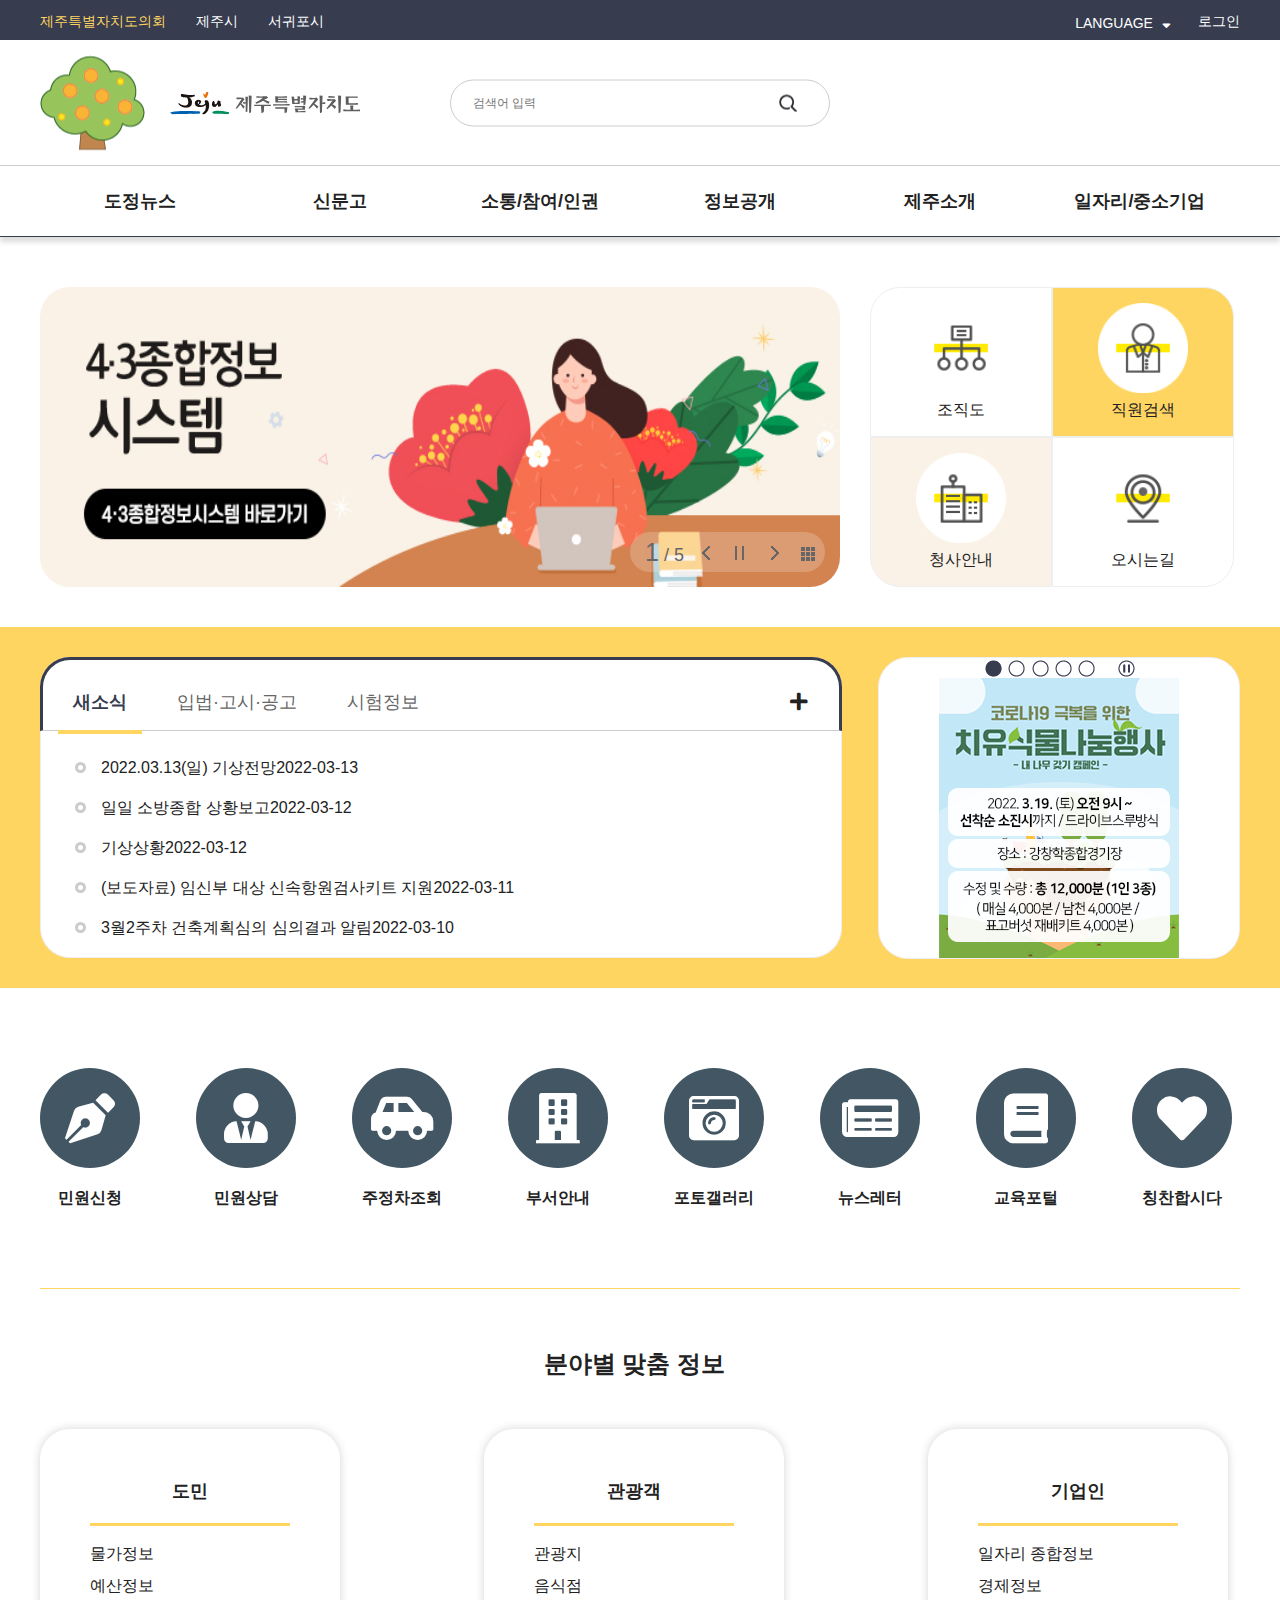
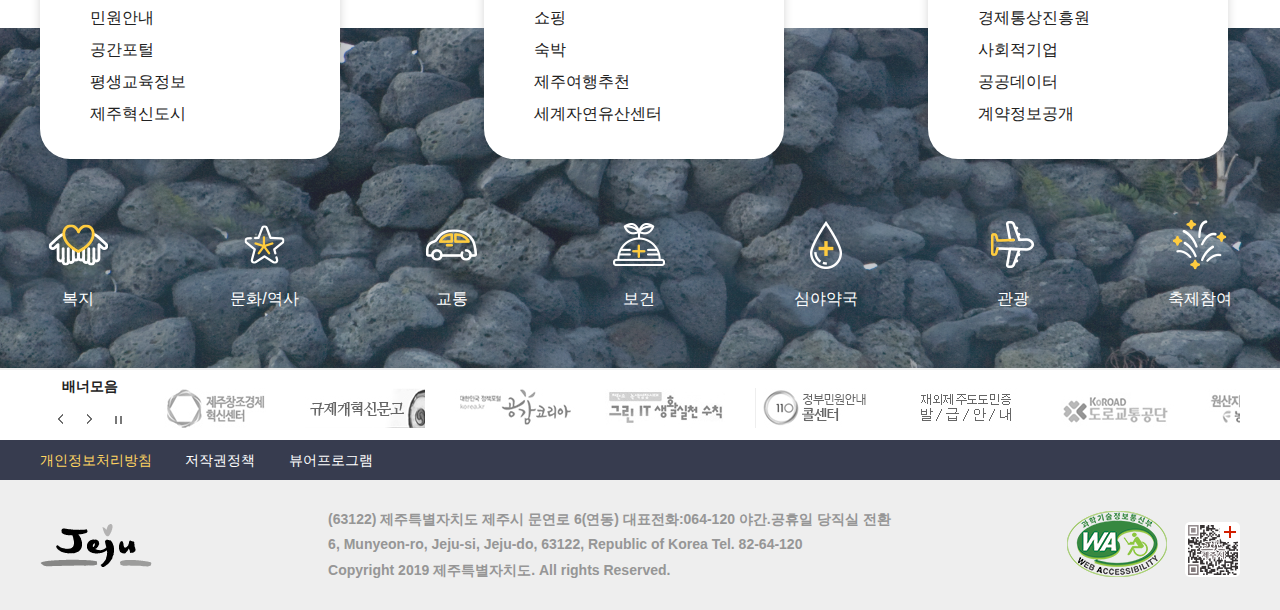
<file: Jeju/main.html>
<!DOCTYPE html>
<html lang="en">
<head>
  <meta charset="UTF-8">
  <meta http-equiv="X-UA-Compatible" content="IE=edge">
  <meta name="viewport" content="width=device-width, initial-scale=1.0">
  <title>제주도청</title>
  <meta property="og:image" content="./img/header/weblogo.svg">
  <link rel="icon" href="./img/header/weblogo.svg">
  <link rel="apple-touch-icon" href="./img/header/weblogo.svg">
  <link rel="stylesheet" href="https://use.fontawesome.com/releases/v5.2.0/css/all.css">
  <link rel="stylesheet" type="text/css" href="./css/reset.css">
  <link rel="stylesheet" type="text/css" href="./css/common.css">
  <link rel="stylesheet" type="text/css" href="./css/header.css">
  <link rel="stylesheet" type="text/css" href="./css/main.css">
  <link rel="stylesheet" type="text/css" href="./css/footer.css">
</head>
<body>
  <div id="skipMenu">
    <a href="#container">본문바로가기</a>
    <a href="#gnb">주메뉴바로가기</a>
  </div>

  <div id="wrap">
    <header class="headerWrap">
      <div class="navi">
        <nav class="sub_menu">
          <div class="subL">
            <ul>
              <li><a href="javascript:void(0);">제주특별자치도의회</a></li>
              <li><a href="javascript:void(0);">제주시</a></li>
              <li><a href="javascript:void(0);">서귀포시</a></li>
            </ul>
          </div>
          <div  class="subR">
            <ul>
              <li><a href="javascript:void(0);">로그인</a></li>
              <li class="lang_wrap">
                <button class="lang_btn">LANGUAGE <i class="fa-solid fa-sort-down fa"></i></button>
                <div class="lang_sub">
                  <a href="javascript:void(0);">English</a>
                  <a href="javascript:void(0);">日本語</a>
                  <a href="javascript:void(0);">中文</a>
                </div>
              </li>
            </ul>
          </div>
        </nav>
      </div>
      <div class="logoSearch">
        <h1 class="h1_logo"><a href="./main.html"><img src="./img/header/제주도로고.svg" alt="제주도 로고" width="250px" height="50px"></a></h1>
        <div class="site_search">
          <form method="post" name="searchfrm" class="search">
            <input type="text" class="input_val" name="inval" placeholder="  검색어 입력" />
            <input type="submit" value="검색"/>
          </form>
        </div>
        <img src="./img/header/tree.png" alt="" class="tree">
        <div class="mandarin"></div>
      </div>

      <!-- 메뉴 시작 -->
      <nav id="gnb">
        <div class="inner">
          <h2 class="skip">주메뉴</h2>
          <div class="gnb_wrap">
            <ul class="gnbList">
              <!-- 1단 메뉴 -->
              <li class="first">
                <a href="javascript:void(0);">도정뉴스</a>
                <!-- 2단 메뉴 -->
                <div class="gnb2_bg on">
                  <div class="gnb2">
                    <ul>
                      <li><a href="javascript:void(0);">생생제주</a>
                        <!-- 3단 메뉴 -->
                        <ul class="gnb2_ul">
                          <li><a href="javascript:void(0);">영상뉴스</a></li>
                          <li><a href="javascript:void(0);">카드뉴스</a></li>
                          <li><a href="javascript:void(0);">제주정책공감(웹툰)</a></li>
                          <li><a href="javascript:void(0);">행복한 제주이야기</a></li>
                        </ul>
                        <!-- // 3단 메뉴 -->
                      </li>
                      <li><a href="javascript:void(0);">도정소식</a>
                        <ul class="gnb2_ul">
                          <li><a href="javascript:void(0);">새소식</a></li>
                          <li><a href="javascript:void(0);">사이버반상회</a></li>
                          <li><a href="javascript:void(0);">자료실</a></li>
                          <li><a href="javascript:void(0);">영상홍보물</a></li>
                        </ul>
                      </li>
                      <li><a href="javascript:void(0);">보도자료</a>
                        <ul class="gnb2_ul">
                          <li><a href="javascript:void(0);">보도자료</a></li>
                          <li><a href="javascript:void(0);">해명자료</a></li>
                          <li><a href="javascript:void(0);">제주포토뉴스</a></li>
                          <li><a href="javascript:void(0);">유관기관보도자료</a></li>
                        </ul>
                      </li>
                      <li><a href="javascript:void(0);">기타소식</a>
                        <ul class="gnb2_ul">
                          <li><a href="javascript:void(0);">지역소식</a></li>
                          <li><a href="javascript:void(0);">유관기관소식</a></li>
                          <li><a href="javascript:void(0);">청렴소식</a></li>
                          <li><a href="javascript:void(0);">외국인 관련 자료실</a></li>
                        </ul>
                      </li>
                      <li><a href="javascript:void(0);">온라인간행물</a>
                        <ul class="gnb2_ul">
                          <li><a href="javascript:void(0);">전자책</a></li>
                          <li><a href="javascript:void(0);">제주자치도보</a></li>
                          <li><a href="javascript:void(0);">전자관보</a></li>
                          <li><a href="javascript:void(0);">소식지</a></li>
                        </ul>
                      </li>
                    </ul>
                  </div>
                </div>
                <!-- // 2단 메뉴 -->
              </li>
              <li><a href="javascript:void(0);">신문고</a>
                <div class="gnb2_bg">
                  <div class="gnb2">
                    <ul>
                      <li><a href="javascript:void(0);">제주자치도에 바란다</a>
                        <ul class="gnb2_ul">
                          <li><a href="javascript:void(0);">제주자치도에 바란다</a></li>
                        </ul>
                      </li>
                      <li><a href="javascript:void(0);">도지사 핫라인</a>
                        <ul class="gnb2_ul">
                          <li><a href="javascript:void(0);">관광불편민원접수</a></li>
                          <li><a href="javascript:void(0);">공직자비리신고</a></li>
                          <li><a href="javascript:void(0);">공익신고</a></li>
                          <li><a href="javascript:void(0);">궁금합니다</a></li>
                        </ul>
                      </li>
                      <li><a href="javascript:void(0);">신고센터</a>
                        <ul class="gnb2_ul">
                          <li><a href="javascript:void(0);">예산낭비신고센터</a></li>
                          <li><a href="javascript:void(0);">도로이용불편신고</a></li>
                          <li><a href="javascript:void(0);">환경신문고</a></li>
                          <li><a href="javascript:void(0);">안전신문고</a></li>
                        </ul>
                      </li>
                      <li><a href="javascript:void(0);">공무원부조리신고(감사위원회)</a>
                        <ul class="gnb2_ul">
                          <li><a href="javascript:void(0);">지방기업 규제 애로 신고센터</a></li>
                        </ul>
                      </li>
                      <li><a href="javascript:void(0);">국민신문고</a>
                        <ul class="gnb2_ul">
                          <li><a href="javascript:void(0);">국민신문고 제안신청</a></li>
                          <li><a href="javascript:void(0);">국민신문고 공모제안</a></li>
                          <li><a href="javascript:void(0);">국민신문고 나의제안</a></li>
                        </ul>
                      </li>
                      <li><a href="javascript:void(0);">국민신문고</a>
                        <ul class="gnb2_ul">
                          <li><a href="javascript:void(0);">도민건의사항 공개</a></li>
                        </ul>
                      </li>
                    </ul>
                  </div>
                </div>
              </li>
              <li><a href="javascript:void(0);">소통/참여/인권</a>
                <div class="gnb2_bg">
                  <div class="gnb2">
                    <ul>
                      <li><a href="javascript:void(0);">도민소통공간</a>
                        <ul class="gnb2_ul">
                          <li><a href="./html/praise.html">칭찬합시다</a></li>
                          <li><a href="javascript:void(0);">자유게시판</a></li>
                          <li><a href="javascript:void(0);">사고/팔고</a></li>
                        </ul>
                      </li>
                      <li><a href="javascript:void(0);">도민참여/제안</a>
                        <ul class="gnb2_ul">
                          <li><a href="javascript:void(0);">전자공청회</a></li>
                          <li><a href="javascript:void(0);">정책토론방</a></li>
                          <li><a href="javascript:void(0);">설문조사</a></li>
                          <li><a href="javascript:void(0);">적극행정</a></li>
                        </ul>
                      </li>
                      <li><a href="javascript:void(0);">도민정책평가단</a>
                        <ul class="gnb2_ul">
                          <li><a href="javascript:void(0);">문화관광분과</a></li>
                          <li><a href="javascript:void(0);">도시교통분과</a></li>
                          <li><a href="javascript:void(0);">복지보건분과</a></li>
                          <li><a href="javascript:void(0);">농업기술분과</a></li>
                        </ul>
                      </li>
                    </ul>
                    <ul>
                      <li><a href="javascript:void(0);">인권공간</a>
                        <ul class="gnb2_ul">
                          <li><a href="javascript:void(0);">국내·외 인권동향</a></li>
                          <li><a href="javascript:void(0);">인권위원회</a></li>
                          <li><a href="javascript:void(0);">인권소식</a></li>
                          <li><a href="javascript:void(0);">인권자료</a></li>
                        </ul>
                      </li>
                      <li><a href="javascript:void(0);">인권작품 공모전</a>
                        <ul class="gnb2_ul">
                          <li><a href="javascript:void(0);">2021년 인권작품 공모전 수상작</a></li>
                        </ul>
                      </li>
                    </ul>
                  </div>
                </div>
              </li>
              <li><a href="javascript:void(0);">정보공개</a>
                <div class="gnb2_bg">
                  <div class="gnb2">
                    <ul>
                      <li><a href="javascript:void(0);">정보공개</a>
                        <ul class="gnb2_ul">
                          <li><a href="javascript:void(0);">제도안내</a></li>
                          <li><a href="javascript:void(0);">정보목록</a></li>
                          <li><a href="javascript:void(0);">사전정보공표</a></li>
                          <li><a href="javascript:void(0);">자료실</a></li>
                        </ul>
                      </li>
                      <li><a href="javascript:void(0);">공공데이터</a>
                        <ul class="gnb2_ul">
                          <li><a href="javascript:void(0);">자치법규</a></li>
                          <li><a href="javascript:void(0);">행정심판</a></li>
                          <li><a href="javascript:void(0);">판례 및 사건정보</a></li>
                          <li><a href="javascript:void(0);">소송정보</a></li>
                        </ul>
                      </li>
                      <li><a href="javascript:void(0);">법무정보</a>
                        <ul class="gnb2_ul">
                          <li><a href="javascript:void(0);">자치법규</a></li>
                          <li><a href="javascript:void(0);">행정심판</a></li>
                          <li><a href="javascript:void(0);">판례 및 사건정보</a></li>
                          <li><a href="javascript:void(0);">소송정보</a></li>
                        </ul>
                      </li>
                      <li><a href="javascript:void(0);">행정정보</a>
                        <ul class="gnb2_ul">
                          <li><a href="javascript:void(0);">행정운영위원회</a></li>
                          <li><a href="javascript:void(0);">행정규제개혁</a></li>
                          <li><a href="javascript:void(0);">인사운영통계</a></li>
                          <li><a href="javascript:void(0);">조직정보 공개</a></li>
                        </ul>
                      </li>
                      <li><a href="javascript:void(0);">제주통계포털</a>
                        <ul class="gnb2_ul">
                          <li><a href="javascript:void(0);">주요지표</a></li>
                          <li><a href="javascript:void(0);">통계DB</a></li>
                          <li><a href="javascript:void(0);">통계보고서</a></li>
                          <li><a href="javascript:void(0);">통계소식</a></li>
                        </ul>
                      </li>
                      <li><a href="javascript:void(0);">종합민원</a>
                        <ul class="gnb2_ul">
                          <li><a href="javascript:void(0);">여권발급안내</a></li>
                          <li><a href="javascript:void(0);">무인민원발급안내</a></li>
                          <li><a href="javascript:void(0);">온라인민원상담</a></li>
                          <li><a href="javascript:void(0);">인터넷민원발급(정부24)</a></li>
                        </ul>
                      </li>
                    </ul>
                  </div>
                </div>
              </li>
              <li><a href="javascript:void(0);">제주소개</a>
                <div class="gnb2_bg">
                  <div class="gnb2">
                    <ul>
                      <li><a href="javascript:void(0);">도청안내</a>
                        <ul class="gnb2_ul">
                          <li><a href="javascript:void(0);">조직도</a></li>
                          <li><a href="javascript:void(0);">부서별연락처</a></li>
                          <li><a href="javascript:void(0);">찾아오시는 길</a></li>
                        </ul>
                      </li>
                      <li><a href="javascript:void(0);">제주소개 및 상징</a>
                        <ul class="gnb2_ul">
                          <li><a href="javascript:void(0);">심벌마크</a></li>
                          <li><a href="javascript:void(0);">도민헌장</a></li>
                          <li><a href="javascript:void(0);">역대 제주도지사</a></li>
                        </ul>
                      </li>
                      <li><a href="javascript:void(0);">제주의 국제교류</a>
                        <ul class="gnb2_ul">
                          <li><a href="javascript:void(0);">국제교류현황</a></li>
                          <li><a href="javascript:void(0);">자매결연도시</a></li>
                          <li><a href="javascript:void(0);">우호교류지역</a></li>
                        </ul>
                      </li>
                      <li><a href="javascript:void(0);">세계평화의 섬 제주</a>
                        <ul class="gnb2_ul">
                          <li><a href="javascript:void(0);">자료실</a></li>
                          <li><a href="javascript:void(0);">갤러리</a></li>
                        </ul>
                      </li>
                      <li><a href="javascript:void(0);">재외제주인</a>
                        <ul class="gnb2_ul">
                          <li><a href="javascript:void(0);">재외도민증 신청</a></li>
                          <li><a href="javascript:void(0);">재외도민증 발급 현황</a></li>
                          <li><a href="javascript:void(0);">재외제주인 발자취</a></li>
                        </ul>
                      </li>
                      <li><a href="javascript:void(0);">제주정착정보</a>
                        <ul class="gnb2_ul">
                          <li><a href="javascript:void(0);">제주생활길잡이</a></li>
                          <li><a href="javascript:void(0);">정착지원사업</a></li>
                          <li><a href="javascript:void(0);">공지사항</a></li>
                        </ul>
                      </li>
                    </ul>
                  </div>
                </div>
              </li>
              <li><a href="javascript:void(0);">일자리/중소기업</a>
                <div class="gnb2_bg">
                  <div class="gnb2">
                    <ul>
                      <li><a href="javascript:void(0);">시험·채용정보</a>
                        <ul class="gnb2_ul">
                          <li><a href="javascript:void(0);">지방공문원</a></li>
                          <li><a href="javascript:void(0);">소방공무원</a></li>
                          <li><a href="javascript:void(0);">자치경찰</a></li>
                        </ul>
                      </li>
                      <li><a href="javascript:void(0);">민간 채용정보</a>
                        <ul class="gnb2_ul">
                          <li><a href="javascript:void(0);">제주워크넷</a></li>
                          <li><a href="javascript:void(0);">일자리관련 사이트</a></li>
                          <li><a href="javascript:void(0);">여성새로일하기센터</a></li>
                        </ul>
                      </li>
                      <li><a href="javascript:void(0);">교육·훈련 정보</a>
                        <ul class="gnb2_ul">
                          <li><a href="javascript:void(0);">알림마당</a></li>
                          <li><a href="javascript:void(0);">제주더큰내일센터</a></li>
                          <li><a href="javascript:void(0);">직원훈련포탈(HRD-net)</a></li>
                        </ul>
                      </li>
                      <li><a href="javascript:void(0);">소상공인·기업지원</a>
                        <ul class="gnb2_ul">
                          <li><a href="javascript:void(0);">코로나19 극복 지원정책</a></li>
                          <li><a href="javascript:void(0);">창업넷</a></li>
                          <li><a href="javascript:void(0);">창업진흥원</a></li>
                        </ul>
                      </li>
                      <li><a href="javascript:void(0);">일자리지원정책</a>
                        <ul class="gnb2_ul">
                          <li><a href="javascript:void(0);">알림마당</a></li>
                          <li><a href="javascript:void(0);">관련기관 사이트</a></li>
                        </ul>
                      </li>
                    </ul>
                  </div>
                </div>
              </li>
            </ul>
          </div>
        </div>
      </nav>
      <!-- 메뉴 끝 -->
    </header>

    <div class="container" id="container">
      <section class="sec1">
        <div class="sec1_wrap">
          <article class="slide_wrap">
            <h3 class="skip">슬라이드메뉴</h3>
            <div class="slide_list">
              <ul>
                <li class="on"><a href="javascript:void(0);"><img src="./img/main/slide_4.png" alt=""></a></li>
                <li class="on"><a href="javascript:void(0);"><img src="./img/main/slide_2.png" alt=""></a></li>
                <li class="on"><a href="javascript:void(0);"><img src="./img/main/slide_1.png" alt=""></a></li>
                <li class="on"><a href="javascript:void(0);"><img src="./img/main/slide_3.png" alt=""></a></li>
                <li class="on"><a href="javascript:void(0);"><img src="./img/main/slide_5.png" alt=""></a></li>
              </ul>
              <div class="btn_wrap">
                <div class="count_N">
                  <span class="count">1</span><span class="slide_total"> / 5</span>
                </div>
                <div class="slide_control">
                  <a href="javascript:void(0);" class="btn_left"><span>알림판이전보기</span></a>
                  <a href="javascript:void(0);" class="btn_stop pause"><span>알림판정지</span></a>
                  <a href="javascript:void(0);" class="btn_right"><span>알림판다음보기</span></a>
                  <a href="javascript:void(0);" class="btn_all"><span>알림판전체보기</span></a>
                </div>
              </div>
            </div>
          </article>
          <article class="mayor_wrap">
            <div class="mayor1">
              <a href="javascript:void(0);"><img src="./img/main/icon_1.png" alt="조직도"><strong>조직도</strong></a>
              <a href="javascript:void(0);"><img src="./img/main/icon_2.png" alt="직원검색"><strong>직원검색</strong></a>
            </div>
            <div class="mayor2">
              <a href="javascript:void(0);"><img src="./img/main/icon_3.png" alt="청사안내"><strong>청사안내</strong></a>
              <a href="javascript:void(0);"><img src="./img/main/icon_4.png" alt="오시는길"><strong>오시는길</strong></a>
            </div>
          </article>
        </div>
      </section>

      <section class="sec2">
        <div class="sec2_wrap">
          <div class="notice_content">
            <div class="notice_menu">
              <input type="radio" name="noticemenu" id="not_1" checked>
              <label for="not_1">새소식</label>
              <input type="radio" name="noticemenu" id="not_2">
              <label for="not_2">입법·고시·공고</label>
              <input type="radio" name="noticemenu" id="not_3">
              <label for="not_3">시험정보</label>
          
              <a href="javascript:void(0);"  class="more_notice">
                <i class="fa-thin fa-plus fa"></i>
                <span class="skip">공지사항 더보기</span>
              </a>
          
              <div class="notice not1">
                <ul>
                  <li><a href="javascript:void(0);">2022.03.13(일) 기상전망<span>2022-03-13</span></a></li>
                  <li><a href="javascript:void(0);">일일 소방종합 상황보고<span>2022-03-12</span></a></li>
                  <li><a href="javascript:void(0);">기상상황<span>2022-03-12</span></a></li>
                  <li><a href="javascript:void(0);">(보도자료) 임신부 대상 신속항원검사키트 지원<span>2022-03-11</span></a></li>
                  <li><a href="javascript:void(0);">3월2주차 건축계획심의 심의결과 알림<span>2022-03-10</span></a></li>
                </ul>
              </div>
              <div class="notice not2">
                <ul>
                  <li><a href="javascript:void(0);">2022년 감귤아열대연구과 기간제근로자 채용<span>2022-03-12</span></a></li>
                  <li><a href="javascript:void(0);">지역특화작목 기술개발사업 연구과제 공모<spann>2022-03-11</spann></a></li>
                  <li><a href="javascript:void(0);">2022년 사회적경제·가치 인식제고 교육지원 보조금 지원계획<spann>2022-03-11</spann></a></li>
                  <li><a href="javascript:void(0);">제403회 제주특별자치도의회 임시회 제출안건공고<spann>2022-03-11</spann></a></li>
                  <li><a href="javascript:void(0);">사립 박물관 등록 공고<spann>2022-03-11</spann></a></li>
                </ul>
              </div>
              <div class="notice not3">
                <ul>
                  <li><a href="javascript:void(0);">2022년도 제주특별자치도 청원경찰 공개경쟁 임용시험<span>2022-03-11</span></a></li>
                  <li><a href="javascript:void(0);">2022년도 지역인제(8,9급)선발시험 시행계획 공고<spann>2022-03-11</spann></a></li>
                  <li><a href="javascript:void(0);">2022년도 제주특별자치도 지방공무원 임용시험 시행계획<spann>2022-01-27</spann></a></li>
                  <li><a href="javascript:void(0);">2022년도 제주특별자치도 청원경찰 공개경쟁 임용시험 계획<spann>2022-01-27</spann></a></li>
                  <li><a href="javascript:void(0);">2022년도 제주특별자치도의회사무처 청원경찰 임용 필기시험<spann>2022-01-19</spann></a></li>
                </ul>
              </div>
            </div>
          </div>
          <div class="noticeImg">
            <div class="notice_control">
              <div class="move">
                <a href="javascript:void(0);" class="on">1번째 이벤트 보기</a>
                <a href="javascript:void(0);">2번째 이벤트 보기</a>
                <a href="javascript:void(0);">3번째 이벤트 보기</a>
                <a href="javascript:void(0);">4번째 이벤트 보기</a>
                <a href="javascript:void(0);">5번째 이벤트 보기</a>
              </div>
              <a href="javascript:void(0);" class="StopBtn PauseBtn"><span>일시정지</span></a>
            </div>
            <div class="noticeList">
              <a href="javascript:void(0);" class="imageType on"><img src="./img/main/notice_1.png" alt="코로나19 극복을 위한 치유식물나눔행사"></a>
              <a href="javascript:void(0);" class="imageType"><img src="./img/main/notice_2.png" alt="탐나는전이란?"></a>
              <a href="javascript:void(0);" class="imageType"><img src="./img/main/notice_3.png" alt="소기업,소상공인 방역물품지원금 신청하기"></a>
              <a href="javascript:void(0);" class="imageType"><img src="./img/main/notice_4.png" alt="2022년 민생규제 혁신과제 공모"></a>
              <a href="javascript:void(0);" class="imageType"><img src="./img/main/notice_5.png" alt="2022년 2월 11일부터는 이렇게 달라져요!"></a>
            </div>
          </div>
        </div>
      </section>

      <section class="sec3">
        <div class="shortcut_wrap">
          <div class="shortcut">
            <a href="javascript:void(0);">
              <div class="short"><i class="fa-solid fa-pen-nib fa"></i></div>
              <div class="short_txt">민원신청</div>
            </a>
            <a href="javascript:void(0);">
              <div class="short"><i class="fa-solid fa-user-tie fa"></i></div>
              <div class="short_txt">민원상담</div>
            </a>
            <a href="javascript:void(0);">
              <div class="short"><i class="fa-solid fa-car-side fa"></i></div>
              <div class="short_txt">주정차조회</div>
            </a>
            <a href="javascript:void(0);">
              <div class="short"><i class="fa-solid fa-building fa"></i></div>
              <div class="short_txt">부서안내</div>
            </a>
            <a href="javascript:void(0);">
              <div class="short"><i class="fa-solid fa-camera-retro fa"></i></div>
              <div class="short_txt">포토갤러리</div>
            </a>
            <a href="javascript:void(0);">
              <div class="short"><i class="fa-solid fa-newspaper fa"></i></div>
              <div class="short_txt">뉴스레터</div>
            </a>
            <a href="javascript:void(0);">
              <div class="short"><i class="fa-solid fa-book fa"></i></div>
              <div class="short_txt">교육포털</div>
            </a>
            <a href="./html/praise.html">
              <div class="short"><i class="fa-solid fa-heart fa"></i></div>
              <div class="short_txt">칭찬합시다</div>
            </a>
          </div>
        </div> 
      </section>

      <section class="sec4">
        <img src="./img/main/stone_bg.jpg" alt="배경이미지" class="ston_bg">
        <div class="sec4_wrap">
          <div class="info_wrap">
            <h2 class="sec4_h2">분야별 맞춤 정보</h2>
            <div class="info">
              <h3>도민</h3>
              <ul>
                <li><a href="javascript:void(0);">물가정보</a></li>
                <li><a href="javascript:void(0);">예산정보</a></li>
                <li><a href="javascript:void(0);">민원안내</a></li>
                <li><a href="javascript:void(0);">공간포털</a></li>
                <li><a href="javascript:void(0);">평생교육정보</a></li>
                <li><a href="javascript:void(0);">제주혁신도시</a></li>
              </ul>
            </div>
            <div class="info">
              <h3>관광객</h3>
              <ul>
                <li><a href="javascript:void(0);">관광지</a></li>
                <li><a href="javascript:void(0);">음식점</a></li>
                <li><a href="javascript:void(0);">쇼핑</a></li>
                <li><a href="javascript:void(0);">숙박</a></li>
                <li><a href="javascript:void(0);">제주여행추천</a></li>
                <li><a href="javascript:void(0);">세계자연유산센터</a></li>
              </ul>
            </div>
            <div class="info">
              <h3>기업인</h3>
              <ul>
                <li><a href="javascript:void(0);">일자리 종합정보</a></li>
                <li><a href="javascript:void(0);">경제정보</a></li>
                <li><a href="javascript:void(0);">경제통상진흥원</a></li>
                <li><a href="javascript:void(0);">사회적기업</a></li>
                <li><a href="javascript:void(0);">공공데이터</a></li>
                <li><a href="javascript:void(0);">계약정보공개</a></li>
              </ul>
            </div>
          </div>
          <div class="major">
            <ul>
              <li>
                <a href="javascript:void(0);">
                  <img src="./img/main/major_1.png" alt="복지">
                  <div>복지</div>
                </a>
              </li>
              <li>
                <a href="javascript:void(0);">
                  <img src="./img/main/major_2.png" alt="문화/역사">
                  <div>문화/역사</div>
                </a>
              </li>
              <li>
                <a href="javascript:void(0);">
                  <img src="./img/main/major_3.png" alt="교통">
                  <div>교통</div>
                </a>
              </li>
              <li>
                <a href="javascript:void(0);">
                  <img src="./img/main/major_4.png" alt="보건">
                  <div>보건</div>
                </a>
              </li>
              <li>
                <a href="javascript:void(0);">
                  <img src="./img/main/major_5.png" alt="심야약국/응급의료기관">
                  <div>심야약국</div>
                </a>
              </li>
              <li>
                <a href="javascript:void(0);">
                  <img src="./img/main/major_6.png" alt="관광">
                  <div>관광</div>
                </a>
              </li>
              <li>
                <a href="./html/festival.html">
                  <img src="./img/main/major_7.png" alt="축제참여">
                  <div>축제참여</div>
                </a>
              </li>
            </ul>
          </div>
        </div>
      </section>

      <footer>
        <div class="ft_banner_wrap">
          <h3 class="ft_banner_h3">배너모음</h3>
          <div class="ft_bannerList">
            <ul class="ft_banner">
              <li><a href="javascript:void(0);" target="_blank"><img src="./img/footer/footer_1.jpg" alt="제주창조경제혁신센터"></a></li>
              <li><a href="javascript:void(0);" target="_blank"><img src="./img/footer/footer_2.jpg" alt="규제개혁신문고"></a></li>
              <li><a href="javascript:void(0);" target="_blank"><img src="./img/footer/footer_3.jpg" alt="곰감코리아"></a></li>
              <li><a href="javascript:void(0);" target="_blank"><img src="./img/footer/footer_4.jpg" alt="그린IT 생활실천수칙"></a></li>
              <li><a href="javascript:void(0);" target="_blank"><img src="./img/footer/footer_5.jpg" alt="정부민원안내 콜센터 110"></a></li>
              <li><a href="javascript:void(0);" target="_blank"><img src="./img/footer/footer_6.jpg" alt="재외제주도민증 발/급/안/내"></a></li>
              <li><a href="javascript:void(0);" target="_blank"><img src="./img/footer/footer_7.jpg" alt="도로교통수단"></a></li>
              <li><a href="javascript:void(0);" target="_blank"><img src="./img/footer/footer_8.jpg" alt="원산지 표시위반자 공표 농림수산식품부"></a></li>
              <li><a href="javascript:void(0);" target="_blank"><img src="./img/footer/footer_9.jpg" alt="함께 만드는 복지"></a></li>
              <li><a href="javascript:void(0);" target="_blank"><img src="./img/footer/footer_10.jpg" alt="한국인터넷진흥원 KISA"></a></li>
              <li><a href="javascript:void(0);" target="_blank"><img src="./img/footer/footer_11.jpg" alt="도로명주소안내"></a></li>
            </ul>
          </div>
          <div class="ft_btn">
            <a href="javascript:void(0);" class="ft_prevBtn"><img src="./img/footer/footer_left.gif" alt="왼쪽으로 이동"></a>
            <a href="javascript:void(0);" class="ft_nextBtn"><img src="./img/footer/footer_right.gif" alt="오른쪽으로 이동"></a>
            <a href="javascript:void(0);" class="ft_playBtn"><img src="./img/footer/footer_play.gif" alt="재생"></a>
            <a href="javascript:void(0);" class="ft_stopBtn"><img src="./img/footer/footer_stop.gif" alt="멈춤"></a>
          </div>
        </div>
        <div class="fnb">
          <div class="fnb_wrap">
            <a href="javascript:void(0);">개인정보처리방침</a>
            <a href="javascript:void(0);">저작권정책</a>
            <a href="javascript:void(0);">뷰어프로그램</a>
          </div>
        </div>
        <div class="address_wrap">
          <div class="address_inner">
            <div class="footer_logo"><img src="./img/footer/제주도로고2.png" alt="제주도 로고"></div>
            <div class="footer_txt">
              <address>
                (63122) 제주특별자치도 제주시 문연로 6(연동) 대표전화:064-120 야간.공휴일 당직실 전환<br/>
                6, Munyeon-ro, Jeju-si, Jeju-do, 63122, Republic of Korea Tel. 82-64-120
              </address>
              <p>Copyright 2019 제주특별자치도. All rights Reserved.</p>
            </div>
            <div>
              <img src="./img/footer/100.png" alt="웹접근성마크" class="wa">
              <img src="./img/footer/jejusiQR.png" alt="제주도QR">
            </div>
          </div>
        </div>
      </footer>
    </div>
  </div>
</body>
<script src="https://code.jquery.com/jquery-1.12.4.min.js"></script>
<script src="./js/header.js"></script>
<script src="./js/main.js"></script>
<script src="./js/footer.js"></script>
</html>
</file>
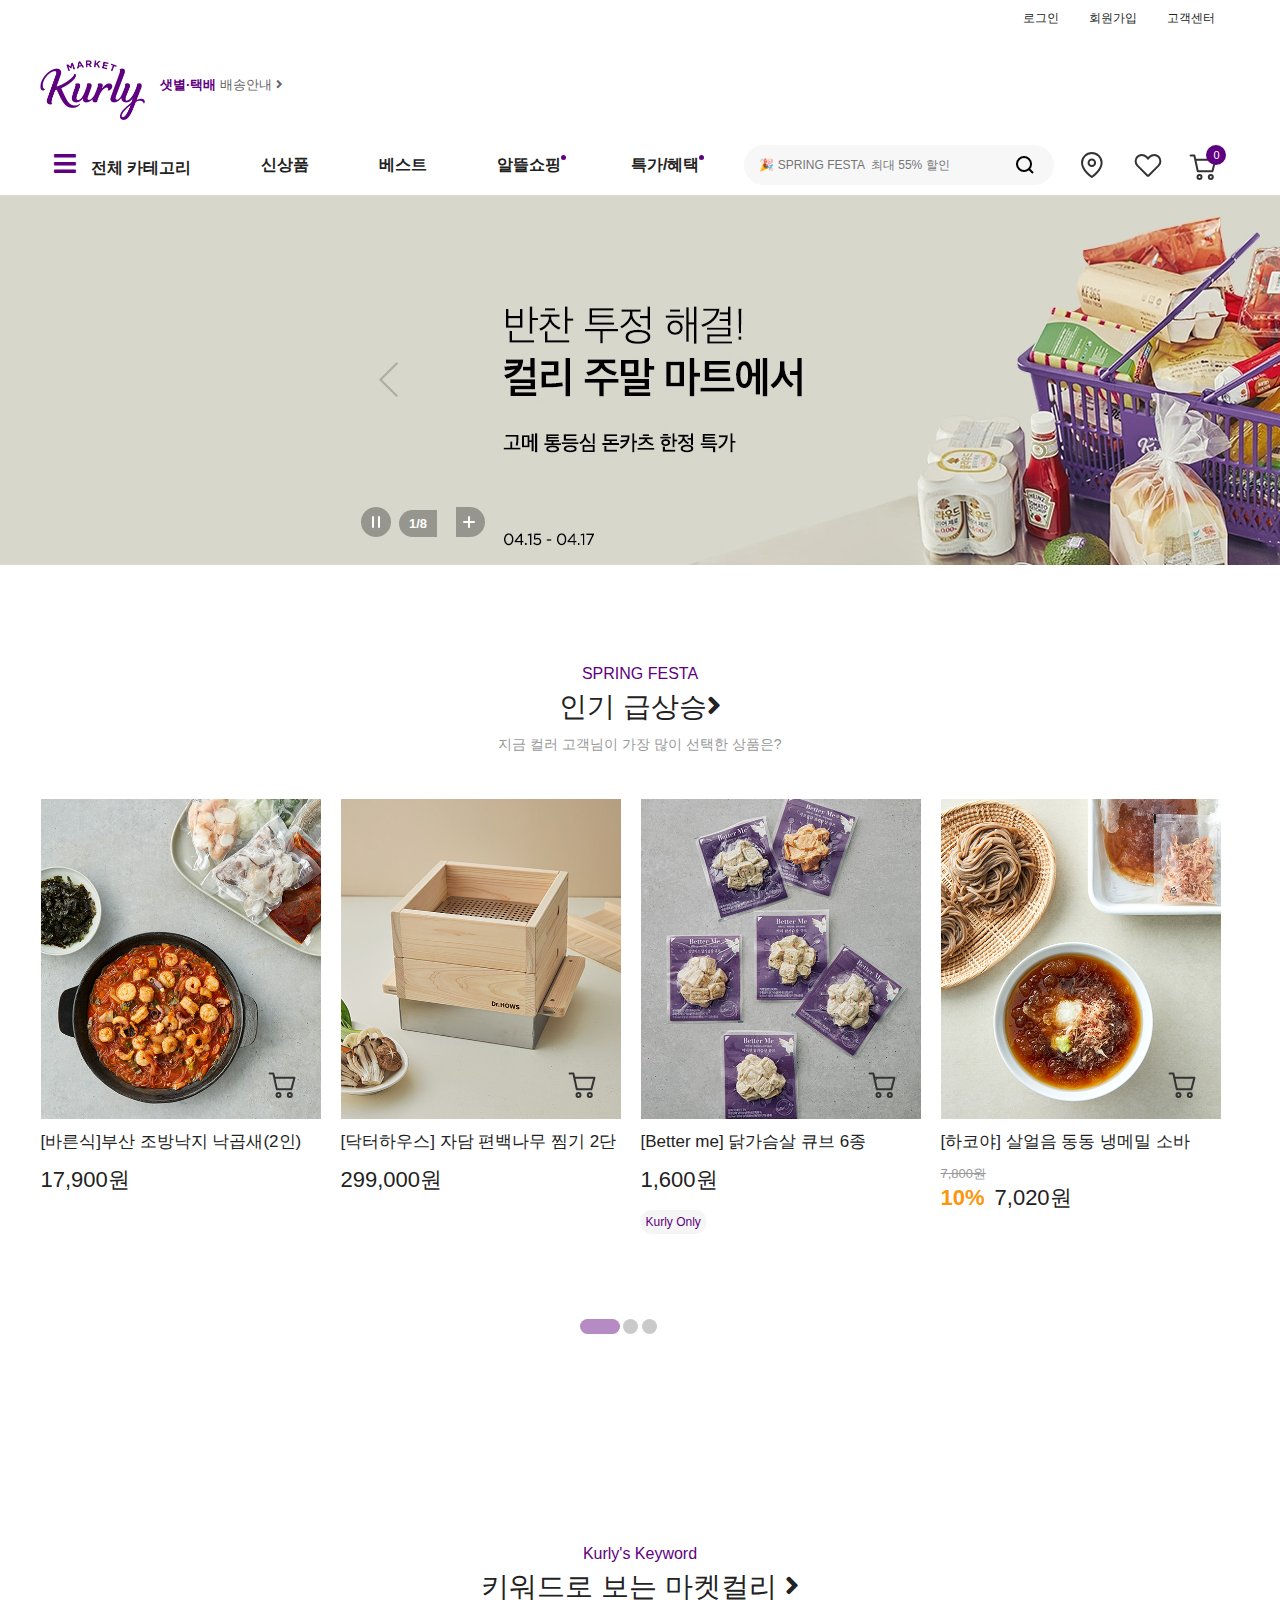
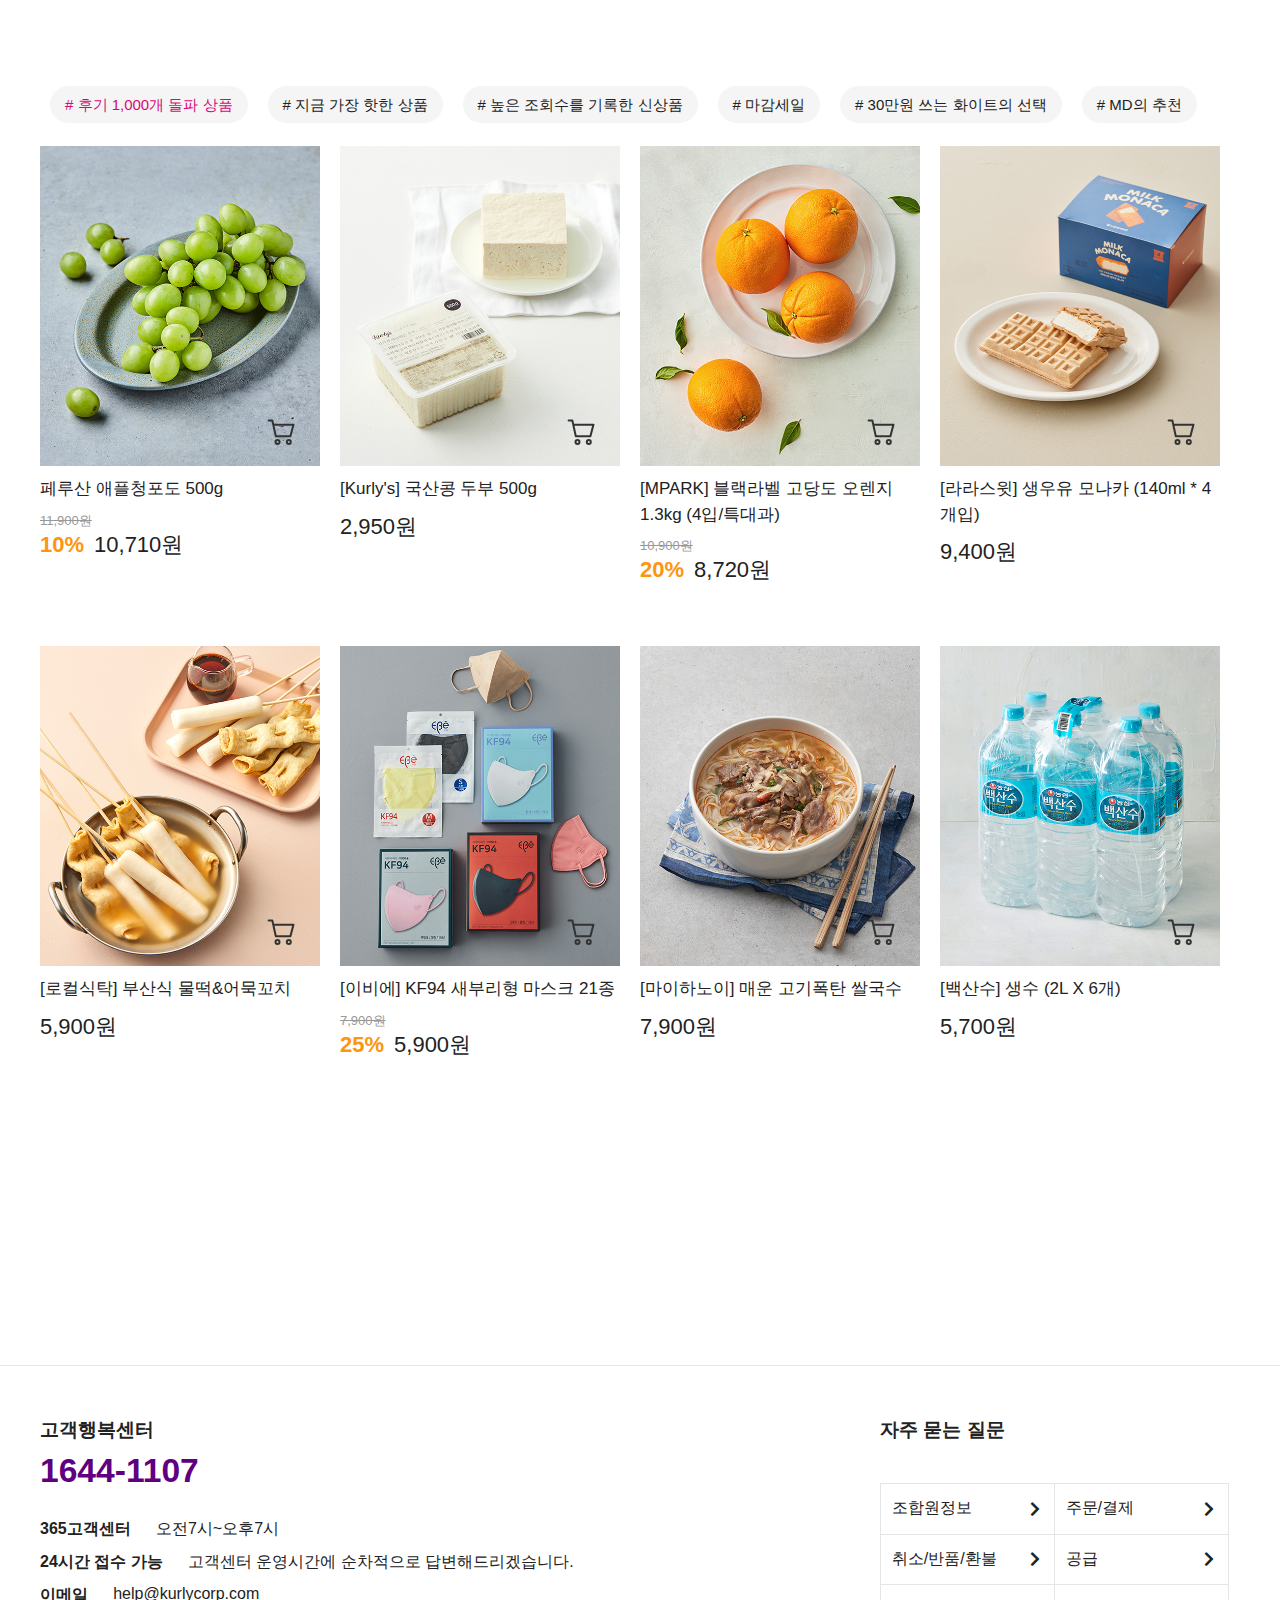
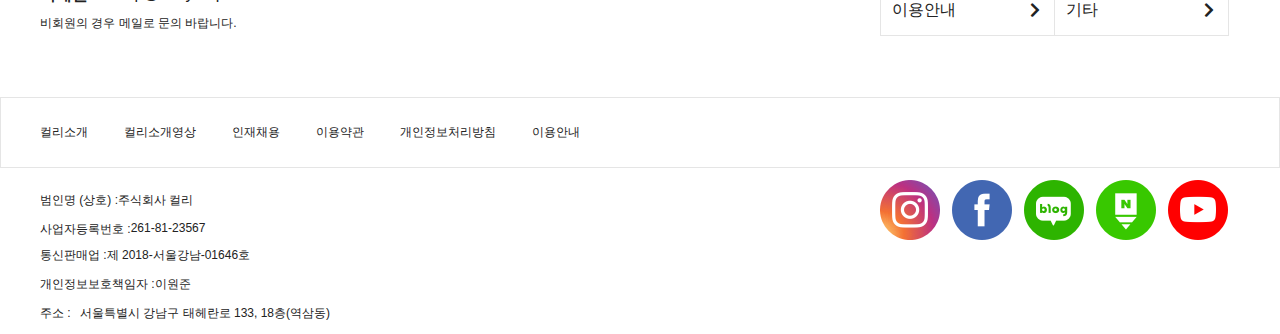
<file: Market Kurly/MarketKurly.html>
<!DOCTYPE html>
<html lang="ko">

<head>
  <meta charset="UTF-8">
  <meta http-equiv="X-UA-Compatible" content="IE=edge">
  <meta name="viewport" content="width=device-width, initial-scale=1.0">
  <link rel="shortcut icon" type="image/x-icon" href="./img/header/logo_icon.png">
  <link rel="preconnect" href="https://fonts.googleapis.com">
  <link rel="stylesheet" href="https://use.fontawesome.com/releases/v5.2.0/css/all.css">
  <link rel="stylesheet" type="text/css" href="./css/reset.css">
  <link rel="stylesheet" type="text/css" href="./css/common.css">
  <link rel="stylesheet" type="text/css" href="./css/layout.css">
  <link rel="stylesheet" type="text/css" href="./css/main.css">
  <title>마켓컬리 &#58;&#58; 내일의 장보기, 마켓컬리</title>
</head>

<body>
  <header>
    <div class="headerTop">
      <ul>
        <li><a href="javascript:void(0)" class="headerTop_li purple">로그인</a></li>
        <li><a href="javascript:void(0)" class="headerTop_li">회원가입</a></li>
        <li><a href="javascript:void(0)" class="headerTop_li">고객센터</a></li>
      </ul>
    </div>
    <div class="headerM">
      <div class="headerL">
        <a href="javascript:void(0)" class="logo">
          <img src="./img/header/logo.png" alt="MARKET Kurly logo" width="105px" height="79px">
          <h1 class="skip">MARKET Kurly</h1>
        </a>
        <!-- delivery start -->
        <div class="delivery">
          <a href="#" class="deliveryBtn">
            <span><span class="purple">샛별·택배</span> 배송안내 <i class="fa-solid fa-angle-right fa"></i></span>
          </a>
          <!-- deliveryPop start -->
          <div class="deliveryPop" id="deliveryPop">
            <a href="#" id="closeBtn" class="closeBtn">
              <img src="./img/header/btnPopClose.png" alt="">
            </a>
            <h2 class="delivery_h2">
              주문부터 배송까지<br>
              <b>한 눈에 보기</b>
            </h2>
            <table>
              <tr>
                <th>
                  수도권<br>
                  충청
                </th>
                <td>샛별배송</td>
                <td>
                  <strong>오늘 밤 11시 전</strong> 주문<br>
                  <strong>내일 아침 7시 전</strong> 문 앞 도착
                </td>
              </tr>
              <tr>
                <th rowspan="2">대구</th>
                <td>샛별배송</td>
                <td>
                  <strong>오늘 밤 11시 전</strong> 주문<br>
                  <strong>내일 아침 7시 전</strong> 문 앞 도착
                </td>
              </tr>
              <tr>
                <td>택배배송</td>
                <td>
                  <strong>오늘 밤 8시~10시 전</strong> 주문<br>
                  <strong>내일 밤 12시 전</strong> 문 앞 도착
                </td>
              </tr>
              <tr>
                <th rowspan="2">
                  부산<br>
                  울산
                </th>
                <td>샛별배송</td>
                <td>
                  <strong>오늘 밤 6시 전</strong> 주문<br>
                  <strong>내일 아침 8시 전</strong> 문 앞 도착
                </td>
              </tr>
              <tr>
                <td>택배배송</td>
                <td>
                  <strong>오늘 밤 6시~10시 전</strong> 주문<br>
                  <strong>내일 밤 12시 전</strong> 문 앞 도착
                </td>
              </tr>
              <tr>
                <th>그 외 지역</th>
                <td>택배배송</td>
                <td>
                  <strong>오늘 밤 10시 전</strong> 주문<br>
                  <strong>내일 밤 12시 전</strong> 문 앞 도착
                </td>
              </tr>
            </table>
            <p>*일부 지역의 경우, 주문시간에 따라 배송방법이 달라집니다.</p>
            <div class="deliverySelect">
              <a href="#" class="deliveryNo deli closeBtn">취소</ㅁ>
                <a href="#" class="deliveryYes deli closeBtn">확인</a>
            </div>
          </div>
        </div>
        <!-- deliveryPop end -->
      </div>
    </div>
    <div class="gnb">
      <ul class="gnb_l">
        <li class="allMenu">
          <a href="#" id="subMenu"><i class="fa-solid fa-bars fa"></i>전체 카테고리</a>
          <!-- sub_menu start -->
          <div class="sub_menu">
            <ul class="sub">
              <li class="sub_l">
                <a href="#" class="sub_title">채소</a>
                <ul>
                  <li><a href="#">친환경</a></li>
                  <li><a href="#">고구마·감자·당근</a></li>
                  <li><a href="#">시금치·쌈채소·나물</a></li>
                </ul>
              </li>
              <li class="sub_l">
                <a href="#" class="sub_title">과일·견과·쌀</a>
                <ul>
                  <li><a href="#">친환경</a></li>
                  <li><a href="#">제철과일</a></li>
                  <li><a href="#">국산과일</a></li>
                  <li><a href="#">수입과일</a></li>
                </ul>
              </li>
              <li class="sub_l">
                <a href="#" class="sub_title">수산·해산·건어물</a>
                <ul>
                  <li><a href="#">제철수산</a></li>
                  <li><a href="#">생선류</a></li>
                  <li><a href="#">굴비·반건류</a></li>
                  <li><a href="#">오징어·낙지·문어</a></li>
                  <li><a href="#">새우·게·랍스터</a></li>
                </ul>
              </li>
              <li class="sub_l">
                <a href="#" class="sub_title">국·반찬·메인요리</a>
                <ul>
                  <li><a href="#">국·탕·찌개</a></li>
                  <li><a href="#">밑반찬</a></li>
                  <li><a href="#">김치·젓갈·장류</a></li>
                </ul>
              </li>
              <li class="sub_l">
                <a href="#" class="sub_title">국·반찬·메인요리</a>
                <ul>
                  <li><a href="#">국·탕·찌개</a></li>
                  <li><a href="#">밑반찬</a></li>
                  <li><a href="#">김치·젓갈·장류</a></li>
                </ul>
              </li>
            </ul>
          </div>
          <!-- sub_menu end -->
        </li>
        <li><a href="#">신상품</a></li>
        <li><a href="#">베스트</a></li>
        <li><a href="#" class="circle">알뜰쇼핑</a></li>
        <li><a href="#" class="circle">특가/혜택</a></li>
      </ul>
      <ul class="gnb_r">
        <li class="gnb_search">
          <form method="post" name="searchfrm" id="search" class="search">
            <input type="text" class="input_val" name="inval" placeholder="🎉 SPRING FESTA  최대 55% 할인" />
            <input type="submit" value="검색" />
          </form>
          <div class="search_sub">
            <div class="search_subT">
              <div class="search_subTL">
                <div class="search_subTitle">
                  <h3>최근 검색어</h3>
                  <button>전체삭제</button>
                </div>
                <ul>
                  <li>최근 검색내역이 없습니다 </li>
                </ul>
              </div>
              <div class="search_subTR">
                <div class="search_subTitle">
                  <h3>인기 검색어</h3>
                  <p>22.04.20기준</p>
                </div>
                <ul>
                  <li><span class="rank">1</span>두부</li>
                  <li><span class="rank">2</span>김</li>
                  <li><span class="rank">3</span>계란</li>
                  <li><span class="rank">4</span>무</li>
                  <li><span class="rank">5</span>쌀</li>
                  <li><span class="rank">6</span>우유</li>
                  <li><span class="rank">7</span>양파</li>
                  <li><span class="rank">8</span>현미</li>
                  <li><span class="rank">9</span>떡</li>
                  <li><span class="rank">10</span>사과</li>
                </ul>
              </div>
            </div>
            <div class="search_subB">
              <h3>진행중인 기획전</h3>
              <div class="searchImg">
                <span class="searchImgL">
                  <img src="./img/header/search1.jpg" alt="">
                  <b>이맘때 참외</b>
                </span>
                <span class="searchImgR">
                  <img src="./img/header/search2.jpg" alt="">
                  <b>4월 이맘때 이 물품</b>
                </span>
              </div>
            </div>
          </div>
        </li>
        <li><a href="#" class="gnb_map">배송지 등록하기</a></li>
        <li><a href="#" class="gnb_wish">위시리스트</a></li>
        <li class="cart_wrap">
          <a href="#">
            <div class="cart">장바구니</div>
            <div class="cartCount">0</div>
          </a>
        </li>
      </ul>
    </div>
  </header>
  <section class="section01">
    <div class="slider">
      <h2 class="skip">한살림 장보기 메인</h2>
      <div class="stopPlay">
        <a href="#" class="btn_stop"><span class="skip">알림판정지</span></a>
        <a href="#" class="btn_play"><span class="skip">알림판재생</span></a>
      </div>
      <div class="count_N">
        <span class="count">1</span><span class="slider_total"> /8</span>
      </div>
      <a href="#" class="moreImg"><img src="./img/section01/visualMore.png" alt=""></a>
      <div class="control">
        <a href="#" class="btn_left">알림판이전보기</a>
        <a href="#" class="btn_right">알림판다음보기</a>
      </div>
      <div class="slider_list">
        <ul>
          <li class="on"><a href="#"><img src="./img/section01/main1.webp" alt=""></a></li>
          <li><a href="#"><img src="./img/section01/main2.webp" alt=""></a></li>
          <li><a href="#"><img src="./img/section01/main3..webp" alt=""></a></li>
          <li><a href="#"><img src="./img/section01/main4.jfif" alt=""></a></li>
          <li><a href="#"><img src="./img/section01/main5.webp" alt=""></a></li>
          <li><a href="#"><img src="./img/section01/main6.webp" alt=""></a></li>
          <li><a href="#"><img src="./img/section01/main7.webp" alt=""></a></li>
          <li><a href="#"><img src="./img/section01/main8.jfif" alt=""></a></li>
        </ul>
      </div>
    </div>
  </section>
  <section class="section02">
    <div class="inner">
      <a href="#">
        <p class="subtitle">SPRING FESTA</p>
        <h2>인기 급상승<i class="fa-solid fa-angle-right fa"></i></h2>
        <p class="explain">지금 컬러 고객님이 가장 많이 선택한 상품은?</p>
      </a>
      <div class="slider_wrap">
        <input type="radio" name="slide1" id="slide1_1" checked>
        <input type="radio" name="slide1" id="slide1_2">
        <input type="radio" name="slide1" id="slide1_3">
        <div class="slide">
          <div class="slider_inner">
            <a href="#" class="goods">
              <div href="#" class="imgWrap">
                <img src="./img/section02/goods1.jpg" alt="" class="goodsImg">
                <div class="state">BEST</div>
                <button type="checkbox" class="cartPlus">장바구니</button>
              </div>
              <h3 class="name">[바른식]부산 조방낙지 낙곱새(2인)</h3>
              <p class="price">17,900원</p>
            </a>
            <a href="#" class="goods">
              <div href="#" class="imgWrap">
                <img src="./img/section02/goods2.jpg" alt="" class="goodsImg">
                <div class="state">BEST</div>
                <button type="checkbox" class="cartPlus">장바구니</button>
              </div>
              <h3 class="name">[닥터하우스] 자담 편백나무 찜기 2단</h3>
              <p class="price">299,000원</p>
            </a>
            <a href="#" class="goods">
              <div href="#" class="imgWrap">
                <img src="./img/section02/goods3.jpg" alt="" class="goodsImg">
                <div class="state">BEST</div>
                <button type="checkbox" class="cartPlus">장바구니</button>
              </div>
              <h3 class="name">[Better me] 닭가슴살 큐브 6종</h3>
              <p class="price">1,600원</p>
              <span class="tag">Kurly Only</span>
            </a>
            <a href="#" class="goods">
              <div href="#" class="imgWrap">
                <img src="./img/section02/goods4.jpg" alt="" class="goodsImg">
                <div class="state">BEST</div>
                <button type="checkbox" class="cartPlus">장바구니</button>
              </div>
              <h3 class="name">[하코야] 살얼음 동동 냉메밀 소바</h3>
              <del class="discount">7,800원</del>
              <p class="price"><span class="percent">10%</span>7,020원</p>
            </a>
            <a href="#" class="goods">
              <div href="#" class="imgWrap">
                <img src="./img/section02/goods5.jpg" alt="" class="goodsImg">
                <div class="state">BEST</div>
                <button type="checkbox" class="cartPlus">장바구니</button>
              </div>
              <h3 class="name">[글로리] 싱가포르 설탕이 없는 카야잼</h3>
              <p class="price">5,900원</p>
            </a>
            <a href="#" class="goods">
              <div href="#" class="imgWrap">
                <img src="./img/section02/goods6.jpeg" alt="" class="goodsImg">
                <div class="state">BEST</div>
                <button type="checkbox" class="cartPlus">장바구니</button>
              </div>
              <h3 class="name">[그녀의빵공장] 소금빵</h3>
              <p class="price">2,900원</p>
            </a>
            <a href="#" class="goods">
              <div href="#" class="imgWrap">
                <img src="./img/section02/goods7.jpg" alt="" class="goodsImg">
                <div class="state">BEST</div>
                <button type="checkbox" class="cartPlus">장바구니</button>
              </div>
              <h3 class="name">[석관동 떡볶이] 오리지널 떡볶이</h3>
              <del class="discount">5,500원</del>
              <p class="price"><span class="percent">10%</span>4,950원</p>
            </a>
            <a href="#" class="goods">
              <div href="#" class="imgWrap">
                <img src="./img/section02/goods8.jpg" alt="" class="goodsImg">
                <div class="state">BEST</div>
                <button type="checkbox" class="cartPlus">장바구니</button>
              </div>
              <h3 class="name">청도 산딸기 250g</h3>
              <del class="discount">14,900원</del>
              <p class="price"><span class="percent">27%</span>10,877원</p>
            </a>
            <a href="#" class="goods">
              <div href="#" class="imgWrap">
                <img src="./img/section02/goods9.jpg" alt="" class="goodsImg">
                <div class="state">BEST</div>
                <button type="checkbox" class="cartPlus">장바구니</button>
              </div>
              <h3 class="name">[가농바이오] 비타플러스에그 무항생제 1+등급 특란 10구</h3>
              <del class="discount">4,200원</del>
              <p class="price"><span class="percent">7%</span>3,906원</p>
            </a>
            <a href="#" class="goods">
              <div href="#" class="imgWrap">
                <img src="./img/section02/goods10.jpg" alt="" class="goodsImg">
                <div class="state">BEST</div>
                <button type="checkbox" class="cartPlus">장바구니</button>
              </div>
              <h3 class="name">[해통령] 육수한알 진한 맛</h3>
              <del class="discount">8,980원</del>
              <p class="price"><span class="percent">4%</span>8,570원</p>
            </a>
            <a href="#" class="goods">
              <div href="#" class="imgWrap">
                <img src="./img/section02/goods11.jpg" alt="" class="goodsImg">
                <div class="state">BEST</div>
                <button type="checkbox" class="cartPlus">장바구니</button>
              </div>
              <h3 class="name">[입장권] 휘닉스 평창 블루캐니언 BLUE시즌 연간이용권 (단품/1인)</h3>
              <del class="discount">148,500원</del>
              <p class="price"><span class="percent">8%</span>135,900원</p>
            </a>
            <a href="#" class="goods">
              <div href="#" class="imgWrap">
                <img src="./img/section02/goods12.jpg" alt="" class="goodsImg">
                <div class="state">BEST</div>
                <button type="checkbox" class="cartPlus">장바구니</button>
              </div>
              <h3 class="name">[창화당] 대구식 납작만두 300g (15g x 20입)</h3>
              <del class="discount">4,400원</del>
              <p class="price"><span class="percent">7%</span>4,092원</p>
            </a>

          </div>
        </div>
        <div class="slideBtn">
          <label for="slide1_1">1</label>
          <label for="slide1_2">2</label>
          <label for="slide1_3">3</label>
        </div>
      </div>
    </div>
  </section>
  <section class="section03">
    <div class="inner">
      <a href="#">
        <p class="subtitle">Kurly's Keyword</p>
        <h2><strong>키워드</strong>로 보는 마켓컬리 <i class="fa-solid fa-angle-right fa"></i></h2>
      </a>
      <div class="wrap">
        <ul class="product_list">
          <li>
            <a href="#" class="product_title"># 후기 1,000개 돌파 상품</a>
            <div class="product">
              <a href="#" class="goods">
                <div href="#" class="imgWrap">
                  <img src="./img/section03/goods1.jpg" alt="" class="goodsImg">
                  <div class="state">REVIEW</div>
                  <button type="checkbox" class="cartPlus">장바구니</button>
                </div>
                <h3 class="name">페루산 애플청포도 500g</h3>
                <del class="discount">11,900원</del>
                <p class="price"><span class="percent">10%</span>10,710원</p>
              </a>
              <a href="#" class="goods">
                <div href="#" class="imgWrap">
                  <img src="./img/section03/goods2.jpg" alt="" class="goodsImg">
                  <div class="state">REVIEW</div>
                  <button type="checkbox" class="cartPlus">장바구니</button>
                </div>
                <h3 class="name">[Kurly's] 국산콩 두부 500g</h3>
                <p class="price">2,950원</p>
              </a>
              <a href="#" class="goods">
                <div href="#" class="imgWrap">
                  <img src="./img/section03/goods3.jpeg" alt="" class="goodsImg">
                  <div class="state">REVIEW</div>
                  <button type="checkbox" class="cartPlus">장바구니</button>
                </div>
                <h3 class="name">[MPARK] 블랙라벨 고당도 오렌지 1.3kg (4입/특대과)</h3>
                <del class="discount">10,900원</del>
                <p class="price"><span class="percent">20%</span>8,720원</p>
              </a>
              <a href="#" class="goods">
                <div href="#" class="imgWrap">
                  <img src="./img/section03/goods4.jpg" alt="" class="goodsImg">
                  <div class="state">REVIEW</div>
                  <button type="checkbox" class="cartPlus">장바구니</button>
                </div>
                <h3 class="name">[라라스윗] 생우유 모나카 (140ml * 4개입)</h3>
                <p class="price">9,400원</p>
              </a>
              <a href="#" class="goods">
                <div href="#" class="imgWrap">
                  <img src="./img/section03/goods5.jpg" alt="" class="goodsImg">
                  <div class="state">REVIEW</div>
                  <button type="checkbox" class="cartPlus">장바구니</button>
                </div>
                <h3 class="name">[로컬식탁] 부산식 물떡&어묵꼬치</h3>
                <p class="price">5,900원</p>
              </a>
              <a href="#" class="goods">
                <div href="#" class="imgWrap">
                  <img src="./img/section03/goods6.jpeg" alt="" class="goodsImg">
                  <div class="state">REVIEW</div>
                  <button type="checkbox" class="cartPlus">장바구니</button>
                </div>
                <h3 class="name">[이비에] KF94 새부리형 마스크 21종</h3>
                <del class="discount">7,900원</del>
                <p class="price"><span class="percent">25%</span>5,900원</p>
              </a>
              <a href="#" class="goods">
                <div href="#" class="imgWrap">
                  <img src="./img/section03/goods7.jpeg" alt="" class="goodsImg">
                  <div class="state">REVIEW</div>
                  <button type="checkbox" class="cartPlus">장바구니</button>
                </div>
                <h3 class="name">[마이하노이] 매운 고기폭탄 쌀국수</h3>
                <p class="price">7,900원</p>
              </a>
              <a href="#" class="goods">
                <div href="#" class="imgWrap">
                  <img src="./img/section03/goods8.jpg" alt="" class="goodsImg">
                  <div class="state">REVIEW</div>
                  <button type="checkbox" class="cartPlus">장바구니</button>
                </div>
                <h3 class="name">[백산수] 생수 (2L X 6개)</h3>
                <p class="price">5,700원</p>
              </a>
            </div>
          </li>
          <li>
            <a href="#" class="product_title"># 지금 가장 핫한 상품</a>
            <div class="product">
              <a href="#" class="goods">
                <div href="#" class="imgWrap">
                  <img src="./img/section03/goods9.jpg" alt="" class="goodsImg">
                  <div class="state">HOT</div>
                  <button type="checkbox" class="cartPlus">장바구니</button>
                </div>
                <h3 class="name">[자연실록] 무항생제 닭 다리살 (정육) 500g</h3>
                <p class="price">7,900원</p>
              </a>
              <a href="#" class="goods">
                <div href="#" class="imgWrap">
                  <img src="./img/section03/goods10.jpeg" alt="" class="goodsImg">
                  <div class="state">HOT</div>
                  <button type="checkbox" class="cartPlus">장바구니</button>
                </div>
                <h3 class="name">[정다운] 허브를담은훈제오리 200g x 2팩</h3>
                <p class="price">8,900원</p>
              </a>
              <a href="#" class="goods">
                <div href="#" class="imgWrap">
                  <img src="./img/section03/goods11.jpg" alt="" class="goodsImg">
                  <div class="state">HOT</div>
                  <button type="checkbox" class="cartPlus">장바구니</button>
                </div>
                <h3 class="name">[하코야] 돈마호크카츠</h3>
                <del class="discount">9,900원</del>
                <p class="price"><span class="percent">15%</span>8,415원</p>
              </a>
              <a href="#" class="goods">
                <div href="#" class="imgWrap">
                  <img src="./img/section03/goods12.jpg" alt="" class="goodsImg">
                  <div class="state">HOT</div>
                  <button type="checkbox" class="cartPlus">장바구니</button>
                </div>
                <h3 class="name">[로컬식탁] 부산 상국이네 떡볶이</h3>
                <p class="price">7,800원</p>
              </a>
              <a href="#" class="goods">
                <div href="#" class="imgWrap">
                  <img src="./img/section03/goods13.jpg" alt="" class="goodsImg">
                  <div class="state">HOT</div>
                  <button type="checkbox" class="cartPlus">장바구니</button>
                </div>
                <h3 class="name">[요플레] ONLY2 플레인 요거트 대용량 1800ml</h3>
                <p class="price">7,980원</p>
              </a>
              <a href="#" class="goods">
                <div href="#" class="imgWrap">
                  <img src="./img/section03/goods14.jpg" alt="" class="goodsImg">
                  <div class="state">HOT</div>
                  <button type="checkbox" class="cartPlus">장바구니</button>
                </div>
                <h3 class="name">[Kurly's] 동물복지 유정란 30구</h3>
                <p class="price">13,000원</p>
                <span class="tag">Kurly Only</span>
              </a>
              <a href="#" class="goods">
                <div href="#" class="imgWrap">
                  <img src="./img/section03/goods15.jpeg" alt="" class="goodsImg">
                  <div class="state">HOT</div>
                  <button type="checkbox" class="cartPlus">장바구니</button>
                </div>
                <h3 class="name">[대흥] 간편하게 손질된 데친 참문어 400g (냉장)</h3>
                <del class="discount">18,500원</del>
                <p class="price"><span class="percent">15%</span>15,725원</p>
              </a>
              <a href="#" class="goods">
                <div href="#" class="imgWrap">
                  <img src="./img/section03/goods16.jpeg" alt="" class="goodsImg">
                  <div class="state">HOT</div>
                  <button type="checkbox" class="cartPlus">장바구니</button>
                </div>
                <h3 class="name">[진실된손맛] 소고기 샤브탕</h3>
                <p class="price">7,600원</p>
              </a>
            </div>
          </li>
          <li>
            <a href="#" class="product_title"># 높은 조회수를 기록한 신상품</a>
            <div class="product">
              <a href="#" class="goods">
                <div href="#" class="imgWrap">
                  <img src="./img/section03/goods17.jpg" alt="" class="goodsImg">
                  <div class="state">NEW</div>
                  <button type="checkbox" class="cartPlus">장바구니</button>
                </div>
                <h3 class="name">[선물세트] 미자언니네 방앗간 고급 단자 세트</h3>
                <del class="discount">32,000원</del>
                <p class="price"><span class="percent">35%</span>20,800원</p>
              </a>
              <a href="#" class="goods">
                <div href="#" class="imgWrap">
                  <img src="./img/section03/goods18.jpeg" alt="" class="goodsImg">
                  <div class="state">NEW</div>
                  <button type="checkbox" class="cartPlus">장바구니</button>
                </div>
                <h3 class="name">[브룩클린688] 호주산 목초육 치마살 구이용 300g (냉장)</h3>
                <del class="discount">13,900원</del>
                <p class="price"><span class="percent">25%</span>10,425원</p>
              </a>
              <a href="#" class="goods">
                <div href="#" class="imgWrap">
                  <img src="./img/section03/goods19.jpg" alt="" class="goodsImg">
                  <div class="state">NEW</div>
                  <button type="checkbox" class="cartPlus">장바구니</button>
                </div>
                <h3 class="name">GAP 카라향 1kg</h3>
                <del class="discount">10,900원</del>
                <p class="price"><span class="percent">20%</span>8,720원</p>
              </a>
              <a href="#" class="goods">
                <div href="#" class="imgWrap">
                  <img src="./img/section03/goods20.jpg" alt="" class="goodsImg">
                  <div class="state">NEW</div>
                  <button type="checkbox" class="cartPlus">장바구니</button>
                </div>
                <h3 class="name">달래 60g</h3>
                <del class="discount">2,690원</del>
                <p class="price"><span class="percent">20%</span>2,152원</p>
              </a>
              <a href="#" class="goods">
                <div href="#" class="imgWrap">
                  <img src="./img/section03/goods21.jpg" alt="" class="goodsImg">
                  <div class="state">NEW</div>
                  <button type="checkbox" class="cartPlus">장바구니</button>
                </div>
                <h3 class="name">[우유공식] 무항생제 우유 900ml</h3>
                <del class="discount">2,900원</del>
                <p class="price"><span class="percent">20%</span>2,384원</p>
              </a>
              <a href="#" class="goods">
                <div href="#" class="imgWrap">
                  <img src="./img/section03/goods22.webp" alt="" class="goodsImg">
                  <div class="state">NEW</div>
                  <button type="checkbox" class="cartPlus">장바구니</button>
                </div>
                <h3 class="name">[YOZM] 플레인 그릭요거트 2종</h3>
                <del class="discount">3,900원</del>
                <p class="price"><span class="percent">20%</span>3,120원</p>
              </a>
              <a href="#" class="goods">
                <div href="#" class="imgWrap">
                  <img src="./img/section03/goods23.jpg" alt="" class="goodsImg">
                  <div class="state">NEW</div>
                  <button type="checkbox" class="cartPlus">장바구니</button>
                </div>
                <h3 class="name">사과 1.2kg (4~5입)</h3>
                <del class="discount">8,990원</del>
                <p class="price"><span class="percent">20%</span>7,192원</p>
              </a>
              <a href="#" class="goods">
                <div href="#" class="imgWrap">
                  <img src="./img/section03/goods24.jpeg" alt="" class="goodsImg">
                  <div class="state">NEW</div>
                  <button type="checkbox" class="cartPlus">장바구니</button>
                </div>
                <h3 class="name">친환경 오이 2입</h3>
                <del class="discount">3,490원</del>
                <p class="price"><span class="percent">20%</span>2,792원</p>
              </a>
            </div>
          </li>
          <li>
            <a href="#" class="product_title"># 마감세일</a>
            <div class="product">
              <a href="#" class="goods">
                <div href="#" class="imgWrap">
                  <img src="./img/section03/goods25.jpeg" alt="" class="goodsImg">
                  <div class="state">SALE</div>
                  <button type="checkbox" class="cartPlus">장바구니</button>
                </div>
                <h3 class="name">대저 짭짤이 토마토 600g (2S, 로얄과)</h3>
                <del class="discount">13,900원</del>
                <p class="price"><span class="percent">20%</span>11,120원</p>
              </a>
              <a href="#" class="goods">
                <div href="#" class="imgWrap">
                  <img src="./img/section03/goods26.jpg" alt="" class="goodsImg">
                  <div class="state">SALE</div>
                  <button type="checkbox" class="cartPlus">장바구니</button>
                </div>
                <h3 class="name">[kim's butcher] 호주산 목초육 안심 찹스테이크 250g</h3>
                <del class="discount">17,900원</del>
                <p class="price"><span class="percent">20%</span>14,320원</p>
              </a>
              <a href="#" class="goods">
                <div href="#" class="imgWrap">
                  <img src="./img/section03/goods27.jpg" alt="" class="goodsImg">
                  <div class="state">SALE</div>
                  <button type="checkbox" class="cartPlus">장바구니</button>
                </div>
                <h3 class="name">[이호] 새꼬막 1kg (생물)</h3>
                <del class="discount">8,900원</del>
                <p class="price"><span class="percent">20%</span>7,120원</p>
              </a>
              <a href="#" class="goods">
                <div href="#" class="imgWrap">
                  <img src="./img/section03/goods28.jpg" alt="" class="goodsImg">
                  <div class="state">SALE</div>
                  <button type="checkbox" class="cartPlus">장바구니</button>
                </div>
                <h3 class="name">[상하목장] 유기농 베이비 요구르트 3종 (85g X 4개)</h3>
                <del class="discount">3,580원</del>
                <p class="price"><span class="percent">20%</span>2,860원</p>
              </a>
              <a href="#" class="goods">
                <div href="#" class="imgWrap">
                  <img src="./img/section03/goods29.jpeg" alt="" class="goodsImg">
                  <div class="state">SALE</div>
                  <button type="checkbox" class="cartPlus">장바구니</button>
                </div>
                <h3 class="name">저탄소 GAP 사과 2.5kg (8~12입)</h3>
                <del class="discount">13,900원</del>
                <p class="price"><span class="percent">20%</span>11,120원</p>
              </a>
              <a href="#" class="goods">
                <div href="#" class="imgWrap">
                  <img src="./img/section03/goods30.jpg" alt="" class="goodsImg">
                  <div class="state">SALE</div>
                  <button type="checkbox" class="cartPlus">장바구니</button>
                </div>
                <h3 class="name">[마이셰프] 사천식 마라우육면</h3>
                <del class="discount">11,900원</del>
                <p class="price"><span class="percent">20%</span>9,520원</p>
              </a>
              <a href="#" class="goods">
                <div href="#" class="imgWrap">
                  <img src="./img/section03/goods31.jpg" alt="" class="goodsImg">
                  <div class="state">SALE</div>
                  <button type="checkbox" class="cartPlus">장바구니</button>
                </div>
                <h3 class="name">[김구원선생] 우삼겹 순두부찌개</h3>
                <del class="discount">7,950원</del>
                <p class="price"><span class="percent">15%</span>6,757원</p>
              </a>
              <a href="#" class="goods">
                <div href="#" class="imgWrap">
                  <img src="./img/section03/goods32.jpg" alt="" class="goodsImg">
                  <div class="state">SALE</div>
                  <button type="checkbox" class="cartPlus">장바구니</button>
                </div>
                <h3 class="name">[Kurly's] 시원한 배추김치</h3>
                <del class="discount">10,800원</del>
                <p class="price"><span class="percent">15%</span>9,180원</p>
                <span class="tag">Kurly Only</span>
              </a>
            </div>
          </li>
          <li>
            <a href="#" class="product_title"># 30만원 쓰는 화이트의 선택</a>
            <div class="product">
              <a href="#" class="goods">
                <div href="#" class="imgWrap">
                  <img src="./img/section03/goods33.jpg" alt="" class="goodsImg">
                  <div class="state">WHITE</div>
                  <button type="checkbox" class="cartPlus">장바구니</button>
                </div>
                <h3 class="name">친환경 시금치 200g</h3>
                <del class="discount">2,700원</del>
                <p class="price"><span class="percent">15%</span>2,295원</p>
              </a>
              <a href="#" class="goods">
                <div href="#" class="imgWrap">
                  <img src="./img/section03/goods34.jpg" alt="" class="goodsImg">
                  <div class="state">WHITE</div>
                  <button type="checkbox" class="cartPlus">장바구니</button>
                </div>
                <h3 class="name">[Kurly's] 동물복지 유정란 10구</h3>
                <p class="price">4,950원</p>
                <span class="tag">Kurly Only</span>
              </a>
              <a href="#" class="goods">
                <div href="#" class="imgWrap">
                  <img src="./img/section03/goods35.jpg" alt="" class="goodsImg">
                  <div class="state">WHITE</div>
                  <button type="checkbox" class="cartPlus">장바구니</button>
                </div>
                <h3 class="name">[푸드어셈블] K-투움바 파스타 밀키트 (2인)</h3>
                <del class="discount">13,900원</del>
                <p class="price"><span class="percent">15%</span>11,815원</p>
              </a>
              <a href="#" class="goods">
                <div href="#" class="imgWrap">
                  <img src="./img/section03/goods36.jpeg" alt="" class="goodsImg">
                  <div class="state">WHITE</div>
                  <button type="checkbox" class="cartPlus">장바구니</button>
                </div>
                <h3 class="name">조각 양배추 500g</h3>
                <p class="price">1,990원</p>
              </a>
              <a href="#" class="goods">
                <div href="#" class="imgWrap">
                  <img src="./img/section03/goods37.jpg" alt="" class="goodsImg">
                  <div class="state">WHITE</div>
                  <button type="checkbox" class="cartPlus">장바구니</button>
                </div>
                <h3 class="name">[Kurly's] 한돈 떡갈비 (120g*2입)</h3>
                <p class="price">4,800원</p>
                <span class="tag">Kurly Only</span>
              </a>
              <a href="#" class="goods">
                <div href="#" class="imgWrap">
                  <img src="./img/section03/goods38.jpg" alt="" class="goodsImg">
                  <div class="state">WHITE</div>
                  <button type="checkbox" class="cartPlus">장바구니</button>
                </div>
                <h3 class="name">[삼립] 클래식 우유 식빵</h3>
                <p class="price">2,200원</p>
                <span class="tag">Kurly Only</span>
              </a>
              <a href="#" class="goods">
                <div href="#" class="imgWrap">
                  <img src="./img/section03/goods39.jpg" alt="" class="goodsImg">
                  <div class="state">WHITE</div>
                  <button type="checkbox" class="cartPlus">장바구니</button>
                </div>
                <h3 class="name">[사조해표] 살코기 플러스 참치 100g</h3>
                <p class="price">1,350원</p>
              </a>
              <a href="#" class="goods">
                <div href="#" class="imgWrap">
                  <img src="./img/section03/goods40.jpg" alt="" class="goodsImg">
                  <div class="state">WHITE</div>
                  <button type="checkbox" class="cartPlus">장바구니</button>
                </div>
                <h3 class="name">[매일] 바이오 드링킹 요구르트 250mL 3종</h3>
                <p class="price">1,200원</p>
              </a>
            </div>
          </li>
          <li>
            <a href="#" class="product_title"># MD의 추천</a>
            <div class="product">
              <a href="#" class="goods">
                <div href="#" class="imgWrap">
                  <img src="./img/section03/goods41.jpg" alt="" class="goodsImg">
                  <div class="state">MD</div>
                  <button type="checkbox" class="cartPlus">장바구니</button>
                </div>
                <h3 class="name">[Better me] 백색 반숙란 10구</h3>
                <del class="discount">5,900원</del>
                <p class="price"><span class="percent">10%</span>5,310원</p>
              </a>
              <a href="#" class="goods">
                <div href="#" class="imgWrap">
                  <img src="./img/section03/goods42.jpg" alt="" class="goodsImg">
                  <div class="state">MD</div>
                  <button type="checkbox" class="cartPlus">장바구니</button>
                </div>
                <h3 class="name">표고버섯 5~6입 100g</h3>
                <p class="price">2,490원</p>
              </a>
              <a href="#" class="goods">
                <div href="#" class="imgWrap">
                  <img src="./img/section03/goods43.jpg" alt="" class="goodsImg">
                  <div class="state">MD</div>
                  <button type="checkbox" class="cartPlus">장바구니</button>
                </div>
                <h3 class="name">[상하목장] 유기농 베이비 요구르트 3종 (85g X 4개)</h3>
                <del class="discount">3,580원</del>
                <p class="price"><span class="percent">20%</span>2,860원</p>
              </a>
              <a href="#" class="goods">
                <div href="#" class="imgWrap">
                  <img src="./img/section03/goods44.jpeg" alt="" class="goodsImg">
                  <div class="state">MD</div>
                  <button type="checkbox" class="cartPlus">장바구니</button>
                </div>
                <h3 class="name">[존쿡 델리미트] 고소한 비엔나 소시지 255g</h3>
                <del class="discount">4,280원</del>
                <p class="price"><span class="percent">15%</span>3,638원</p>
              </a>
              <a href="#" class="goods">
                <div href="#" class="imgWrap">
                  <img src="./img/section03/goods45.webp" alt="" class="goodsImg">
                  <div class="state">MD</div>
                  <button type="checkbox" class="cartPlus">장바구니</button>
                </div>
                <h3 class="name">[상하목장] 유기농 우유 900mL</h3>
                <p class="price">4,580원</p>
              </a>
              <a href="#" class="goods">
                <div href="#" class="imgWrap">
                  <img src="./img/section03/goods46.jpeg" alt="" class="goodsImg">
                  <div class="state">MD</div>
                  <button type="checkbox" class="cartPlus">장바구니</button>
                </div>
                <h3 class="name">[창억] 찰떡 3종</h3>
                <p class="price">7,500원</p>
              </a>
              <a href="#" class="goods">
                <div href="#" class="imgWrap">
                  <img src="./img/section03/goods47.webp" alt="" class="goodsImg">
                  <div class="state">MD</div>
                  <button type="checkbox" class="cartPlus">장바구니</button>
                </div>
                <h3 class="name">[매일] 매일우유 후레쉬팩 오리지널 900mL</h3>
                <del class="discount">2,610원</del>
                <p class="price"><span class="percent">7%</span>2,410원</p>
              </a>
              <a href="#" class="goods">
                <div href="#" class="imgWrap">
                  <img src="./img/section03/goods48.jpg" alt="" class="goodsImg">
                  <div class="state">MD</div>
                  <button type="checkbox" class="cartPlus">장바구니</button>
                </div>
                <h3 class="name">양송이버섯 140g</h3>
                <del class="discount">3,990원</del>
                <p class="price"><span class="percent">7%</span>3,690원</p>
              </a>
            </div>
          </li>
        </ul>
      </div>
    </div>
  </section>
  <footer>
    <div class="footer_inner">
      <div class="footer">
        <span class="footer_top">
          <p>고객행복센터</p>
          <p>1644-1107</p>
          <div>
            <dl>
              <dt>365고객센터</dt>
              <dd>오전7시~오후7시</dd>
            </dl>
            <dl>
              <dt>24시간 접수 가능</dt>
              <dd>고객센터 운영시간에 순차적으로 답변해드리겠습니다.</dd>
            </dl>
            <dl>
              <dt>이메일</dt>
              <dd>help@kurlycorp.com</dd>
            </dl>
            <p>비회원의 경우 메일로 문의 바랍니다.</p>
          </div>
        </span>
        <span class="footer_top">
          <p>자주 묻는 질문</p>
          <ul>
            <li><a href="javascript:void(0)">조합원정보 <i class="fa-solid fa-chevron-right fa"></i></a></li>
            <li><a href="javascript:void(0)">주문/결제 <i class="fa-solid fa-chevron-right fa"></i></a></li>
            <li><a href="javascript:void(0)">취소/반품/환불 <i class="fa-solid fa-chevron-right fa"></i></a></li>
            <li><a href="javascript:void(0)">공급 <i class="fa-solid fa-chevron-right fa"></i></a></li>
            <li><a href="javascript:void(0)">이용안내 <i class="fa-solid fa-chevron-right fa"></i></a></li>
            <li><a href="javascript:void(0)">기타 <i class="fa-solid fa-chevron-right fa"></i></a></li>
          </ul>
        </span>
      </div>
    </div>
    <div>
      <ul class="footer_mid">
        <li><a href="javascript:void(0)">컬리소개</a></li>
        <li><a href="javascript:void(0)">컬리소개영상</a></li>
        <li><a href="javascript:void(0)">인재채용</a></li>
        <li><a href="javascript:void(0)">이용약관</a></li>
        <li><a href="javascript:void(0)">개인정보처리방침</a></li>
        <li><a href="javascript:void(0)">이용안내</a></li>
      </ul>
    </div>
    <div class="footer_bot">
      <span>
        <dl>
          <dt>범인명 &#40;상호&#41; &#58;</dt>
          <dd>주식회사 컬리</dd>
        </dl>
        <dl>
          <dt>사업자등록번호 &#58;</dt>
          <dd>261-81-23567</dd>
        </dl>
        <dl>
          <dt>통신판매업 &#58;</dt>
          <dd>제 2018-서울강남-01646호</dd>
        </dl>
        <dl>
          <dt>개인정보보호책임자	&#58;</dt>
          <dd>이원준</dd>
        </dl>
        <dl>
          <dt>주소	&#58;</dt>
          <dd>서울특별시 강남구 태헤란로 133, 18층(역삼동)</dd>
        </dl>
      </span>
      <span class="footer_sns">
        <ul>
          <li><a href="javascript:void(0)">instar</a></li>
          <li><a href="javascript:void(0)">facebook</a></li>
          <li><a href="javascript:void(0)">blog</a></li>
          <li><a href="javascript:void(0)">naverpost</a></li>
          <li><a href="javascript:void(0)">youtube</a></li>
        </ul>
      </span>
    </div>
  </footer>
</body>
<script src="https://code.jquery.com/jquery-1.12.4.min.js"></script>
<script src="./js/header.js"></script>
<script src="./js/main.js"></script>

</html>
</file>
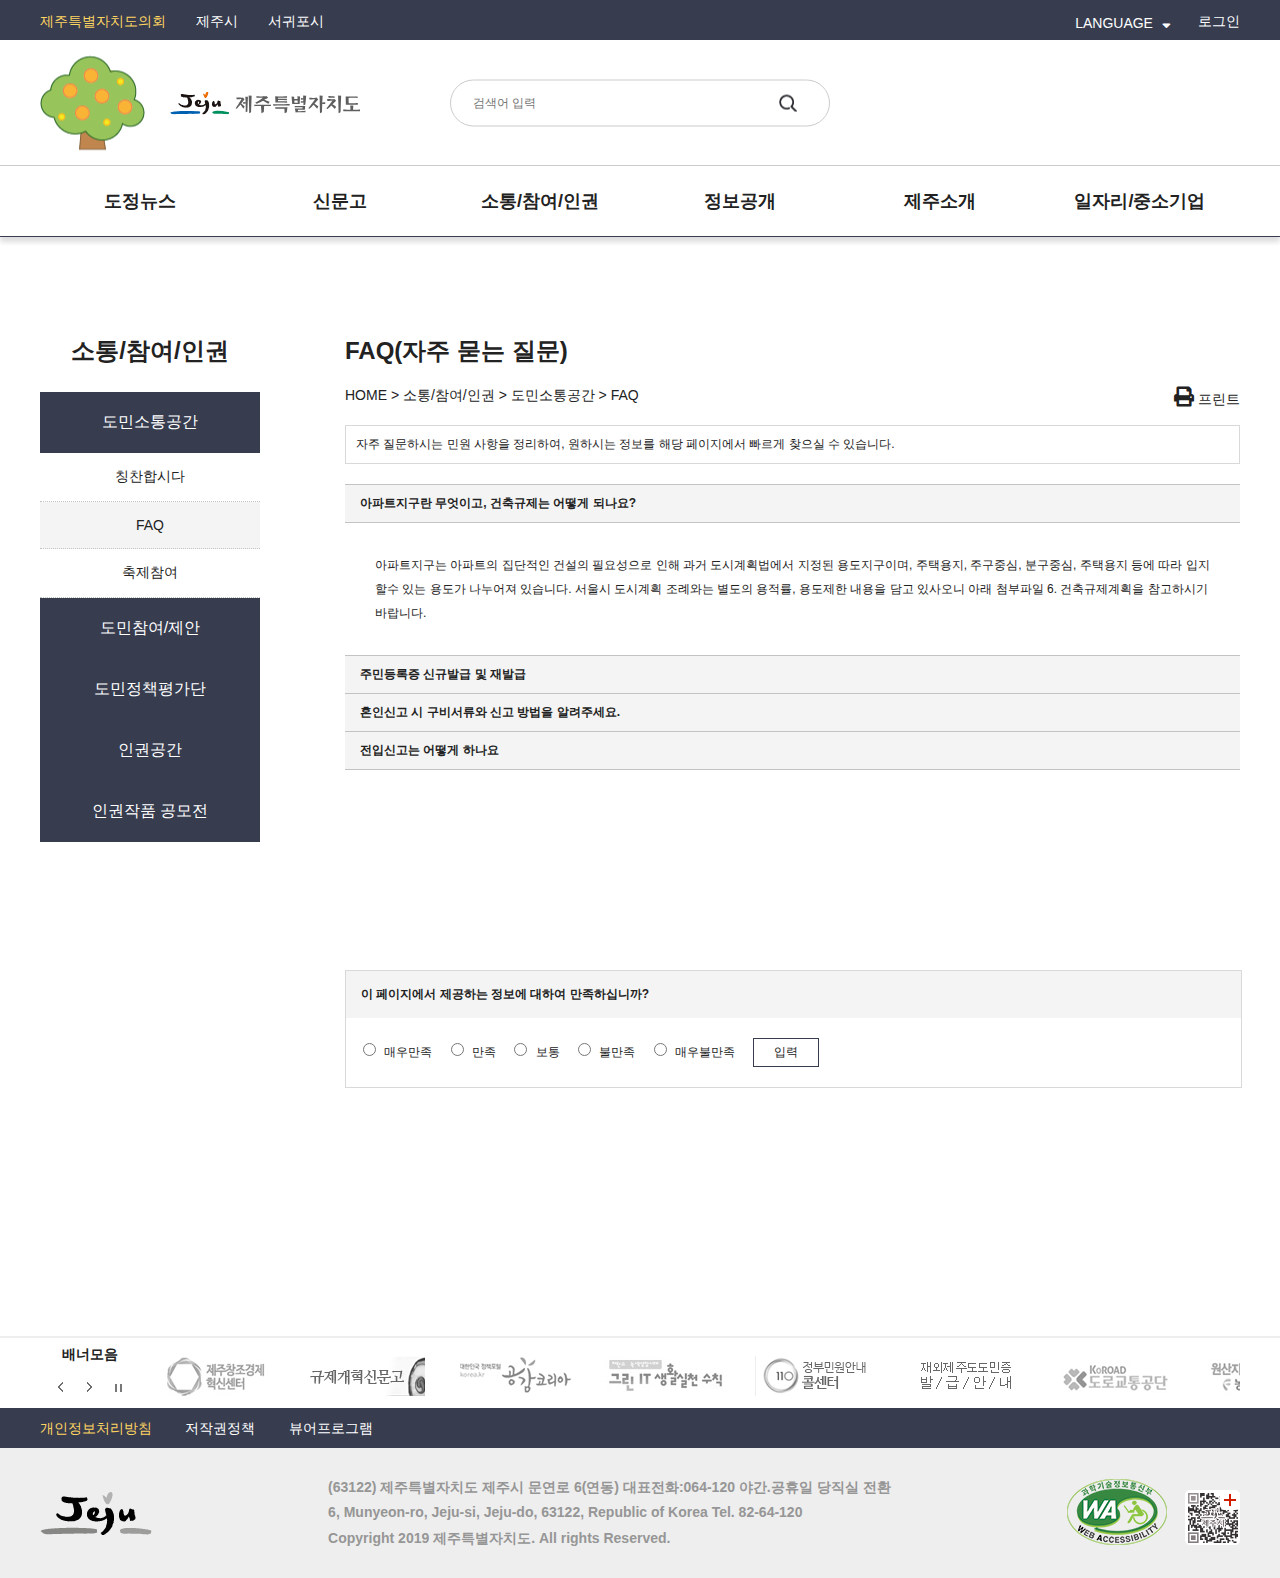
<file: Jeju/html/FAQ.html>
<!DOCTYPE html>
<html lang="en">

<head>
  <meta charset="UTF-8">
  <meta http-equiv="X-UA-Compatible" content="IE=edge">
  <meta name="viewport" content="width=device-width, initial-scale=1.0">
  <title>FAQ</title>
  <link rel="shortcut icon" type="image/x-icon" href="../img/header/제주도.jpg">
  <link rel="stylesheet" href="https://use.fontawesome.com/releases/v5.2.0/css/all.css">
  <link rel="stylesheet" type="text/css" href="../css/reset.css">
  <link rel="stylesheet" type="text/css" href="../css/common.css">
  <link rel="stylesheet" type="text/css" href="../css/header.css">
  <link rel="stylesheet" type="text/css" href="../css/sub/accordion.css">
  <link rel="stylesheet" type="text/css" href="../css/sub/faq.css">
  <link rel="stylesheet" type="text/css" href="../css/footer.css">
</head>

<body>
  <div id="skipMenu">
    <a href="#container">본문바로가기</a>
    <a href="#gnb">주메뉴바로가기</a>
  </div>

  <div id="wrap">
    <header class="headerWrap">
      <div class="navi">
        <nav class="sub_menu">
          <div class="subL">
            <ul>
              <li><a href="javascript:void(0);">제주특별자치도의회</a></li>
              <li><a href="javascript:void(0);">제주시</a></li>
              <li><a href="javascript:void(0);">서귀포시</a></li>
            </ul>
          </div>
          <div class="subR">
            <ul>
              <li><a href="javascript:void(0);">로그인</a></li>
              <li class="lang_wrap">
                <button class="lang_btn">LANGUAGE <i class="fa-solid fa-sort-down fa"></i></button>
                <div class="lang_sub">
                  <a href="javascript:void(0);">English</a>
                  <a href="javascript:void(0);">日本語</a>
                  <a href="javascript:void(0);">中文</a>
                </div>
              </li>
            </ul>
          </div>
        </nav>
      </div>
      <div class="logoSearch">
        <h1 class="h1_logo"><a href="./main.html"><img src="../img/header/제주도로고.svg" alt="제주도 로고" width="250px" height="50px"></a>
        </h1>
        <div class="site_search">
          <form method="post" name="searchfrm" class="search">
            <input type="text" class="input_val" name="inval" placeholder="  검색어 입력" />
            <input type="submit" value="검색" />
          </form>
        </div>
        <img src="../img/header/tree.png" alt="" class="tree">
        <div class="mandarin"></div>
      </div>

      <!-- 메뉴 시작 -->
      <nav id="gnb">
        <div class="inner">
          <h2 class="skip">주메뉴</h2>
          <div class="gnb_wrap">
            <ul class="gnbList">
              <!-- 1단 메뉴 -->
              <!-- main_menu -->
              <li class="first">
                <a href="javascript:void(0);">도정뉴스</a>
                <!-- 2단 메뉴 -->
                <!-- depth2 -->
                <div class="gnb2_bg on">
                  <div class="gnb2">
                    <ul>
                      <li><a href="javascript:void(0);">생생제주</a>
                        <!-- 3단 메뉴 -->
                        <!-- depth3 -->
                        <ul class="gnb2_ul">
                          <li><a href="javascript:void(0);">영상뉴스</a></li>
                          <li><a href="javascript:void(0);">카드뉴스</a></li>
                          <li><a href="javascript:void(0);">제주정책공감(웹툰)</a></li>
                          <li><a href="javascript:void(0);">행복한 제주이야기</a></li>
                        </ul>
                        <!-- // 3단 메뉴 -->
                        <!-- // depth3 -->
                      </li>
                      <li><a href="javascript:void(0);">도정소식</a>
                        <ul class="gnb2_ul">
                          <li><a href="javascript:void(0);">새소식</a></li>
                          <li><a href="javascript:void(0);">사이버반상회</a></li>
                          <li><a href="javascript:void(0);">자료실</a></li>
                          <li><a href="javascript:void(0);">영상홍보물</a></li>
                        </ul>
                      </li>
                      <li><a href="javascript:void(0);">보도자료</a>
                        <ul class="gnb2_ul">
                          <li><a href="javascript:void(0);">보도자료</a></li>
                          <li><a href="javascript:void(0);">해명자료</a></li>
                          <li><a href="javascript:void(0);">제주포토뉴스</a></li>
                          <li><a href="javascript:void(0);">유관기관보도자료</a></li>
                        </ul>
                      </li>
                      <li><a href="javascript:void(0);">기타소식</a>
                        <ul class="gnb2_ul">
                          <li><a href="javascript:void(0);">지역소식</a></li>
                          <li><a href="javascript:void(0);">유관기관소식</a></li>
                          <li><a href="javascript:void(0);">청렴소식</a></li>
                          <li><a href="javascript:void(0);">외국인 관련 자료실</a></li>
                        </ul>
                      </li>
                      <li><a href="javascript:void(0);">온라인간행물</a>
                        <ul class="gnb2_ul">
                          <li><a href="javascript:void(0);">전자책</a></li>
                          <li><a href="javascript:void(0);">제주자치도보</a></li>
                          <li><a href="javascript:void(0);">전자관보</a></li>
                          <li><a href="javascript:void(0);">소식지</a></li>
                        </ul>
                      </li>
                    </ul>
                  </div>
                </div>
                <!-- // 2단 메뉴 -->
                <!-- // depth2 -->
              </li>
              <li><a href="javascript:void(0);">신문고</a>
                <div class="gnb2_bg">
                  <div class="gnb2">
                    <ul>
                      <li><a href="javascript:void(0);">제주자치도에 바란다</a>
                        <ul class="gnb2_ul">
                          <li><a href="javascript:void(0);">제주자치도에 바란다</a></li>
                        </ul>
                      </li>
                      <li><a href="javascript:void(0);">도지사 핫라인</a>
                        <ul class="gnb2_ul">
                          <li><a href="javascript:void(0);">관광불편민원접수</a></li>
                          <li><a href="javascript:void(0);">공직자비리신고</a></li>
                          <li><a href="javascript:void(0);">공익신고</a></li>
                          <li><a href="javascript:void(0);">궁금합니다</a></li>
                        </ul>
                      </li>
                      <li><a href="javascript:void(0);">신고센터</a>
                        <ul class="gnb2_ul">
                          <li><a href="javascript:void(0);">예산낭비신고센터</a></li>
                          <li><a href="javascript:void(0);">도로이용불편신고</a></li>
                          <li><a href="javascript:void(0);">환경신문고</a></li>
                          <li><a href="javascript:void(0);">안전신문고</a></li>
                        </ul>
                      </li>
                      <li><a href="javascript:void(0);">공무원부조리신고(감사위원회)</a>
                        <ul class="gnb2_ul">
                          <li><a href="javascript:void(0);">지방기업 규제 애로 신고센터</a></li>
                        </ul>
                      </li>
                      <li><a href="javascript:void(0);">국민신문고</a>
                        <ul class="gnb2_ul">
                          <li><a href="javascript:void(0);">국민신문고 제안신청</a></li>
                          <li><a href="javascript:void(0);">국민신문고 공모제안</a></li>
                          <li><a href="javascript:void(0);">국민신문고 나의제안</a></li>
                        </ul>
                      </li>
                      <li><a href="javascript:void(0);">국민신문고</a>
                        <ul class="gnb2_ul">
                          <li><a href="javascript:void(0);">도민건의사항 공개</a></li>
                        </ul>
                      </li>
                    </ul>
                  </div>
                </div>
              </li>
              <li><a href="javascript:void(0);">소통/참여/인권</a>
                <div class="gnb2_bg">
                  <div class="gnb2">
                    <ul>
                      <li><a href="javascript:void(0);">도민소통공간</a>
                        <ul class="gnb2_ul">
                          <li><a href="./칭찬합시다.html">칭찬합시다</a></li>
                          <li><a href="./FAQ.html">FAQ</a></li>
                          <li><a href="./축제참여.html">축제참여</a></li>
                        </ul>
                      </li>
                      <li><a href="javascript:void(0);">도민참여/제안</a>
                        <ul class="gnb2_ul">
                          <li><a href="javascript:void(0);">전자공청회</a></li>
                          <li><a href="javascript:void(0);">정책토론방</a></li>
                          <li><a href="javascript:void(0);">설문조사</a></li>
                          <li><a href="javascript:void(0);">적극행정</a></li>
                        </ul>
                      </li>
                      <li><a href="javascript:void(0);">도민정책평가단</a>
                        <ul class="gnb2_ul">
                          <li><a href="javascript:void(0);">문화관광분과</a></li>
                          <li><a href="javascript:void(0);">도시교통분과</a></li>
                          <li><a href="javascript:void(0);">복지보건분과</a></li>
                          <li><a href="javascript:void(0);">농업기술분과</a></li>
                        </ul>
                      </li>
                    </ul>
                    <ul>
                      <li><a href="javascript:void(0);">인권공간</a>
                        <ul class="gnb2_ul">
                          <li><a href="javascript:void(0);">국내·외 인권동향</a></li>
                          <li><a href="javascript:void(0);">인권위원회</a></li>
                          <li><a href="javascript:void(0);">인권소식</a></li>
                          <li><a href="javascript:void(0);">인권자료</a></li>
                        </ul>
                      </li>
                      <li><a href="javascript:void(0);">인권작품 공모전</a>
                        <ul class="gnb2_ul">
                          <li><a href="javascript:void(0);">2021년 인권작품 공모전 수상작</a></li>
                        </ul>
                      </li>
                    </ul>
                  </div>
                </div>
              </li>
              <li><a href="javascript:void(0);">정보공개</a>
                <div class="gnb2_bg">
                  <div class="gnb2">
                    <ul>
                      <li><a href="javascript:void(0);">정보공개</a>
                        <ul class="gnb2_ul">
                          <li><a href="javascript:void(0);">제도안내</a></li>
                          <li><a href="javascript:void(0);">정보목록</a></li>
                          <li><a href="javascript:void(0);">사전정보공표</a></li>
                          <li><a href="javascript:void(0);">자료실</a></li>
                        </ul>
                      </li>
                      <li><a href="javascript:void(0);">공공데이터</a>
                        <ul class="gnb2_ul">
                          <li><a href="javascript:void(0);">자치법규</a></li>
                          <li><a href="javascript:void(0);">행정심판</a></li>
                          <li><a href="javascript:void(0);">판례 및 사건정보</a></li>
                          <li><a href="javascript:void(0);">소송정보</a></li>
                        </ul>
                      </li>
                      <li><a href="javascript:void(0);">법무정보</a>
                        <ul class="gnb2_ul">
                          <li><a href="javascript:void(0);">자치법규</a></li>
                          <li><a href="javascript:void(0);">행정심판</a></li>
                          <li><a href="javascript:void(0);">판례 및 사건정보</a></li>
                          <li><a href="javascript:void(0);">소송정보</a></li>
                        </ul>
                      </li>
                      <li><a href="javascript:void(0);">행정정보</a>
                        <ul class="gnb2_ul">
                          <li><a href="javascript:void(0);">행정운영위원회</a></li>
                          <li><a href="javascript:void(0);">행정규제개혁</a></li>
                          <li><a href="javascript:void(0);">인사운영통계</a></li>
                          <li><a href="javascript:void(0);">조직정보 공개</a></li>
                        </ul>
                      </li>
                      <li><a href="javascript:void(0);">제주통계포털</a>
                        <ul class="gnb2_ul">
                          <li><a href="javascript:void(0);">주요지표</a></li>
                          <li><a href="javascript:void(0);">통계DB</a></li>
                          <li><a href="javascript:void(0);">통계보고서</a></li>
                          <li><a href="javascript:void(0);">통계소식</a></li>
                        </ul>
                      </li>
                      <li><a href="javascript:void(0);">종합민원</a>
                        <ul class="gnb2_ul">
                          <li><a href="javascript:void(0);">여권발급안내</a></li>
                          <li><a href="javascript:void(0);">무인민원발급안내</a></li>
                          <li><a href="javascript:void(0);">온라인민원상담</a></li>
                          <li><a href="javascript:void(0);">인터넷민원발급(정부24)</a></li>
                        </ul>
                      </li>
                    </ul>
                  </div>
                </div>
              </li>
              <li><a href="javascript:void(0);">제주소개</a>
                <div class="gnb2_bg">
                  <div class="gnb2">
                    <ul>
                      <li><a href="javascript:void(0);">도청안내</a>
                        <ul class="gnb2_ul">
                          <li><a href="javascript:void(0);">조직도</a></li>
                          <li><a href="javascript:void(0);">부서별연락처</a></li>
                          <li><a href="javascript:void(0);">찾아오시는 길</a></li>
                        </ul>
                      </li>
                      <li><a href="javascript:void(0);">제주소개 및 상징</a>
                        <ul class="gnb2_ul">
                          <li><a href="javascript:void(0);">심벌마크</a></li>
                          <li><a href="javascript:void(0);">도민헌장</a></li>
                          <li><a href="javascript:void(0);">역대 제주도지사</a></li>
                        </ul>
                      </li>
                      <li><a href="javascript:void(0);">제주의 국제교류</a>
                        <ul class="gnb2_ul">
                          <li><a href="javascript:void(0);">국제교류현황</a></li>
                          <li><a href="javascript:void(0);">자매결연도시</a></li>
                          <li><a href="javascript:void(0);">우호교류지역</a></li>
                        </ul>
                      </li>
                      <li><a href="javascript:void(0);">세계평화의 섬 제주</a>
                        <ul class="gnb2_ul">
                          <li><a href="javascript:void(0);">자료실</a></li>
                          <li><a href="javascript:void(0);">갤러리</a></li>
                        </ul>
                      </li>
                      <li><a href="javascript:void(0);">재외제주인</a>
                        <ul class="gnb2_ul">
                          <li><a href="javascript:void(0);">재외도민증 신청</a></li>
                          <li><a href="javascript:void(0);">재외도민증 발급 현황</a></li>
                          <li><a href="javascript:void(0);">재외제주인 발자취</a></li>
                        </ul>
                      </li>
                      <li><a href="javascript:void(0);">제주정착정보</a>
                        <ul class="gnb2_ul">
                          <li><a href="javascript:void(0);">제주생활길잡이</a></li>
                          <li><a href="javascript:void(0);">정착지원사업</a></li>
                          <li><a href="javascript:void(0);">공지사항</a></li>
                        </ul>
                      </li>
                    </ul>
                  </div>
                </div>
              </li>
              <li><a href="javascript:void(0);">일자리/중소기업</a>
                <div class="gnb2_bg">
                  <div class="gnb2">
                    <ul>
                      <li><a href="javascript:void(0);">시험·채용정보</a>
                        <ul class="gnb2_ul">
                          <li><a href="javascript:void(0);">지방공문원</a></li>
                          <li><a href="javascript:void(0);">소방공무원</a></li>
                          <li><a href="javascript:void(0);">자치경찰</a></li>
                        </ul>
                      </li>
                      <li><a href="javascript:void(0);">민간 채용정보</a>
                        <ul class="gnb2_ul">
                          <li><a href="javascript:void(0);">제주워크넷</a></li>
                          <li><a href="javascript:void(0);">일자리관련 사이트</a></li>
                          <li><a href="javascript:void(0);">여성새로일하기센터</a></li>
                        </ul>
                      </li>
                      <li><a href="javascript:void(0);">교육·훈련 정보</a>
                        <ul class="gnb2_ul">
                          <li><a href="javascript:void(0);">알림마당</a></li>
                          <li><a href="javascript:void(0);">제주더큰내일센터</a></li>
                          <li><a href="javascript:void(0);">직원훈련포탈(HRD-net)</a></li>
                        </ul>
                      </li>
                      <li><a href="javascript:void(0);">소상공인·기업지원</a>
                        <ul class="gnb2_ul">
                          <li><a href="javascript:void(0);">코로나19 극복 지원정책</a></li>
                          <li><a href="javascript:void(0);">창업넷</a></li>
                          <li><a href="javascript:void(0);">창업진흥원</a></li>
                        </ul>
                      </li>
                      <li><a href="javascript:void(0);">일자리지원정책</a>
                        <ul class="gnb2_ul">
                          <li><a href="javascript:void(0);">알림마당</a></li>
                          <li><a href="javascript:void(0);">관련기관 사이트</a></li>
                        </ul>
                      </li>
                    </ul>
                  </div>
                </div>
              </li>
            </ul>
          </div>
        </div>
      </nav>
      <!-- 메뉴 끝 -->
    </header>

    <div class="clearfix faq_wrap">
      <!-- 아코디언 메뉴 시작 -->
      <div class="accordion_wrap">
        <h2 class="acco_h2">소통/참여/인권</h2>
        <dl class="sub_left_navi">
          <dt class="acco_title">도민소통공간</dt>
          <dd class="acco_sub">
            <ul>
              <li class="acco_li"><a href="./칭찬합시다.html">칭찬합시다</a></li>
              <li class="acco_li acco_faq"><a href="./FAQ.html">FAQ</a></li>
              <li class="acco_li"><a href="./축제참여.html">축제참여</a></li>
            </ul>
          </dd>
          <dt class="acco_title">도민참여/제안</dt>
          <dd class="acco_sub">
            <ul>
              <li class="acco_li"><a href="javascript:void(0);">전자공청회</a></li>
              <li class="acco_li"><a href="javascript:void(0);">정책토론방</a></li>
              <li class="acco_li"><a href="javascript:void(0);">설문조사</a></li>
              <li class="acco_li"><a href="javascript:void(0);">적극행정</a></li>
            </ul>
          </dd>
          <dt class="acco_title on">도민정책평가단</dt>
          <dd class="acco_sub">
            <ul>
              <li class="acco_li"><a href="javascript:void(0);">문화관광분과</a></li>
              <li class="acco_li"><a href="javascript:void(0);">도시교통분과</a></li>
              <li class="acco_li"><a href="javascript:void(0);">복지보건분과</a></li>
              <li class="acco_li"><a href="javascript:void(0);">농업기술분과</a></li>
            </ul>
          </dd>
          <dt class="acco_title">인권공간</dt>
          <dd class="acco_sub">
            <ul>
              <li class="acco_li"><a href="javascript:void(0);">국내·외 인권동향</a></li>
              <li class="acco_li"><a href="javascript:void(0);">인권위원회</a></li>
              <li class="acco_li"><a href="javascript:void(0);">인권소식</a></li>
              <li class="acco_li"><a href="javascript:void(0);">인권자료</a></li>
            </ul>
          </dd>
          <dt class="acco_title">인권작품 공모전</dt>
          <dd class="acco_sub">
            <ul>
              <li class="acco_li"><a href="javascript:void(0);">2021년 인권작품 공모전 수상작</a></li>
            </ul>
          </dd>
        </dl>
      </div>
      <!-- 아코디언 메뉴 끝 -->
      <section class="clearfix faq">
        <h2 class="sub_h2">FAQ(자주 묻는 질문)</h2>
        <ul class="location">
          <li><a href="javascript:void(0);">HOME</a></li>
          <li>></li>
          <li><a href="javascript:void(0);">소통/참여/인권</a></li>
          <li>></li>
          <li><a href="javascript:void(0);">도민소통공간</a></li>
          <li>></li>
          <li><a href="javascript:void(0);">FAQ</a></li>
          <a href="javascript:void(0);" class="print"><i class="fa-solid fa-print fa"></i> 프린트</a>
        </ul>
        <p class="faq_p">
          자주 질문하시는 민원 사항을 정리하여, 원하시는 정보를 해당 페이지에서 빠르게 찾으실 수 있습니다.
        </p>
        <dl class="faqList">
          <dt class="faq_dt open">아파트지구란 무엇이고, 건축규제는 어떻게 되나요?</dt>
          <dd class="faq_dd">
            아파트지구는 아파트의 집단적인 건설의 필요성으로 인해 과거 도시계획법에서 지정된 용도지구이며,
            주택용지, 주구중심, 분구중심, 주택용지 등에 따라 입지할수 있는 용도가 나누어져 있습니다.
            서울시 도시계획 조례와는 별도의 용적률, 용도제한 내용을 담고 있사오니 아래 첨부파일 6. 건축규제계획을 참고하시기 바랍니다.
          </dd>
          <dt class="faq_dt">주민등록증 신규발급 및 재발급</dt>
          <dd class="faq_dd">
            ○ 신규주민등록증 발급<br>
            - 신청시기 : 만 17세가 되는 달의 다음달 1일부터 12개월<br>
            (예)1995년 6월 21일생의 경우 : 2012.7.1.~2013.6.30.(12개월)<br>
            - 신청장소 : 주민등록이 되어있는 시·군·구 관내 모든 읍·면·동주민센터<br>
            - 본인확인 : 행정·공공기관이 발행한 사진이 있는 증명서, 예)청소년증(여가부 발행)<br>
            ※ 증명서 없을시 17세 이상의 동일 세대원, 배우자, 직계혈족, 형제자매가 동행 확인<br>
            ※ 사진과 생년월일만 있는 학생증도 본인확인이 가능한 경우 소명자료로 활용 가능<br>
            - 발급기간 내 미신청시 과태료 부과(최대 5만원)<br>
            - 구비서류 : 발급신청서, 사진1매<br>
            <br>
            ○ 주민등록증 재발급<br>
            - 신청장소 : 전국 읍·면·동주민센터
            - 수수료 : 분실 등 일부 재발급에 5,000원 징수<br>
            (※ 2006.11.1 이전 발급증 반납시 수수료 무료)<br>
            - 구비서류 : 발급신청서, 사진1매<br>
            <br>
            ○ 주민등록증 수령방법<br>
            - 본인방문 또는 대리수령(신분증 지참, 17세이상 동일 세대원, 배우자, 직계혈족)<br>
            - 등기우편 수령 시 등기료(3,100원) 납부<br>
            <br>
            ○ 주민등록증 사진규격<br>
            - 크기 : 반명함판(3㎝×4㎝), 여권사진(3.5㎝×4.5㎝)<br>
            - 6개월 이내에 촬영한 귀와 눈썹이 보이는 천연색 상반신 정면 탈모 사진<br>
            (귀와 눈썹이 일부 노출된 사진은 인정)<br>
            <br>
            ○ 인터넷 주민등록증 재발급<br>
            - 신청방법 : 정부24(http://www.gov.kr)에서 신청(※분실 사유만 가능)<br>
            - 수령방법 : 신청시 방문수령기관 선택(※대리수령불가)<br>
            - 수수료 : 발급수수료 5,000원, (추가) 결재대행수수료 200원<br>
            <br><br><br>
            문의 : 2155-8618
          </dd>
          <dt class="faq_dt">혼인신고 시 구비서류와 신고 방법을 알려주세요.</dt>
          <dd class="faq_dd">
            ○ 내국인간의 혼인 신고의 경우 혼인신고서와 신고인 모두의 신분증명서 필요(한 사람만 방문할 경우에도 배우자의 신분증명서와 도장 지참)<br>
            ○ 혼인당사자가 외국인으로서 한국방식에 의한 혼인의 경우 혼인신고서, 외국인의 혼인성립요건구비증명서(중국인인 경우 미혼증명서 외교부 공증) 원본과 번역본 및 국적을 증명하는 서면(여권 또는
            외국인등록증) 사본 각 1부<br>
            ○ 혼인당사자가 외국인으로 외국방식에 의해 혼인한 경우 혼인신고서, 혼인증서등본 원본과 번역본 및 국적을 증명하는 서면(여권 또는 외국인등록증) 사본 각 1부<br>
            ○ 민법 제781조제1항의 단서에 따라 자녀의 성·본을 모의 성·본으로 하는 협의를 한 경우에는 협의사실을 증명하는 혼인당사자의 협의서 1부<br>
            ○ 신분확인 방법<br>
            - 일반적인 혼인신고는 신고인이 출석한 경우 신고인 모두의 신분증명서, 신고 인은 출석하지 않고 제출인이 출석한 경우 제출인의 신분증명서 및 신고인 모두의 신분증명서 또는 서명공증이나
            인감증명서(혼인신고서에 반드시 서명 또는 인감도장 날인), 우편제출의 경우 신고인 모두의 서명공증 또는 인감증 명서(혼인신고서에 반드시 서명 또는 인감도장 날인)<br>
            - 혼인증서등본에 의한 혼인신고의 경우는 신고인이 출석한 경우 신분증명서, 제출인이 출석한 경우 제출인의 신분증명서, 우편제출의 경우 신고인의 신분 증명서 사본<br>
            ○ 개별적으로 기타 서류가 필요한 경우가 있으므로 자세한 사항은 오-케이민원센터 가족관계등록팀(2155-6294,6295)으로 문의주시기 바랍니다.<br>
          </dd>
          <dt class="faq_dt">전입신고는 어떻게 하나요</dt>
          <dd class="faq_dd">
            ○ 신청시기 : 신거주지에 전입한 날부터 14일 이내에 신고
            ○ 신청장소 : 신거주지 관할 읍·면·동주민센터
            ○ 신고의무자
            - 거주자 : 세대주(새로운 거주지의 세대주), 세대를 관리하는 자, 본인
          </dd>
        </dl>
        <div class="score">
          <div class="score_info">이 페이지에서 제공하는 정보에 대하여 만족하십니까?</div>
          <form>
            <fieldset class="score_fieldset">
              <legend>이 페이지에서 제공하는 정보에 대하여 만족하십니까?</legend>
              <input type="radio" id="satisfy1" name="score">
              <label for="satisfy1">매우만족</label>
              <input type="radio" id="satisfy2" name="score">
              <label for="satisfy2">만족</label>
              <input type="radio" id="satisfy3" name="score">
              <label for="satisfy3">보통</label>
              <input type="radio" id="satisfy4" name="score">
              <label for="satisfy4">불만족</label>
              <input type="radio" id="satisfy5" name="score">
              <label for="satisfy5">매우불만족</label>
              <input type="submit" value="입력" class="score_submit">
            </fieldset>
          </form>
        </div>
      </section>
    </div>
    <footer>
      <div class="ft_banner_wrap">
        <h3 class="ft_banner_h3">배너모음</h3>
        <div class="ft_bannerList">
          <ul class="ft_banner">
            <li><a href="javascript:void(0);" target="_blank"><img src="../img/footer/footer_1.jpg" alt="제주창조경제혁신센터"></a></li>
            <li><a href="javascript:void(0);" target="_blank"><img src="../img/footer/footer_2.jpg" alt="규제개혁신문고"></a></li>
            <li><a href="javascript:void(0);" target="_blank"><img src="../img/footer/footer_3.jpg" alt="곰감코리아"></a></li>
            <li><a href="javascript:void(0);" target="_blank"><img src="../img/footer/footer_4.jpg" alt="그린IT 생활실천수칙"></a></li>
            <li><a href="javascript:void(0);" target="_blank"><img src="../img/footer/footer_5.jpg" alt="정부민원안내 콜센터 110"></a></li>
            <li><a href="javascript:void(0);" target="_blank"><img src="../img/footer/footer_6.jpg" alt="재외제주도민증 발/급/안/내"></a></li>
            <li><a href="javascript:void(0);" target="_blank"><img src="../img/footer/footer_7.jpg" alt="도로교통수단"></a></li>
            <li><a href="javascript:void(0);" target="_blank"><img src="../img/footer/footer_8.jpg" alt="원산지 표시위반자 공표 농림수산식품부"></a></li>
            <li><a href="javascript:void(0);" target="_blank"><img src="../img/footer/footer_9.jpg" alt="함께 만드는 복지"></a></li>
            <li><a href="javascript:void(0);" target="_blank"><img src="../img/footer/footer_10.jpg" alt="한국인터넷진흥원 KISA"></a></li>
            <li><a href="javascript:void(0);" target="_blank"><img src="../img/footer/footer_11.jpg" alt="도로명주소안내"></a></li>
          </ul>
        </div>
        <div class="ft_btn">
          <a href="javascript:void(0" class="ft_prevBtn"><img src="../img/footer/footer_left.gif" alt="왼쪽으로 이동"></a>
          <a href="javascript:void(0" class="ft_nextBtn"><img src="../img/footer/footer_right.gif" alt="오른쪽으로 이동"></a>
          <a href="javascript:void(0" class="ft_playBtn"><img src="../img/footer/footer_play.gif" alt="재생"></a>
          <a href="javascript:void(0" class="ft_stopBtn"><img src="../img/footer/footer_stop.gif" alt="멈춤"></a>
        </div>
      </div>
      <div class="fnb">
        <div class="fnb_wrap">
          <a href="javascript:void(0);">개인정보처리방침</a>
          <a href="javascript:void(0);">저작권정책</a>
          <a href="javascript:void(0);">뷰어프로그램</a>
        </div>
      </div>
      <div class="address_wrap">
        <div class="address_inner">
          <div class="footer_logo"><img src="../img/footer/제주도로고2.png" alt="제주도 로고"></div>
          <div class="footer_txt">
            <address>
              (63122) 제주특별자치도 제주시 문연로 6(연동) 대표전화:064-120 야간.공휴일 당직실 전환<br />
              6, Munyeon-ro, Jeju-si, Jeju-do, 63122, Republic of Korea Tel. 82-64-120
            </address>
            <p>Copyright 2019 제주특별자치도. All rights Reserved.</p>
          </div>
          <div>
            <img src="../img/footer/100.png" alt="웹접근성마크" class="wa">
            <img src="../img/footer/jejusiQR.png" alt="제주도QR">
          </div>
        </div>
      </div>
    </footer>
  </div>
</body>
<script src="https://code.jquery.com/jquery-1.12.4.min.js"></script>
<script src="../js/header.js"></script>
<script src="../js/accordion.js"></script>
<script src="../js/subpage.js"></script>
<script src="../js/footer.js"></script>

</html>
</file>
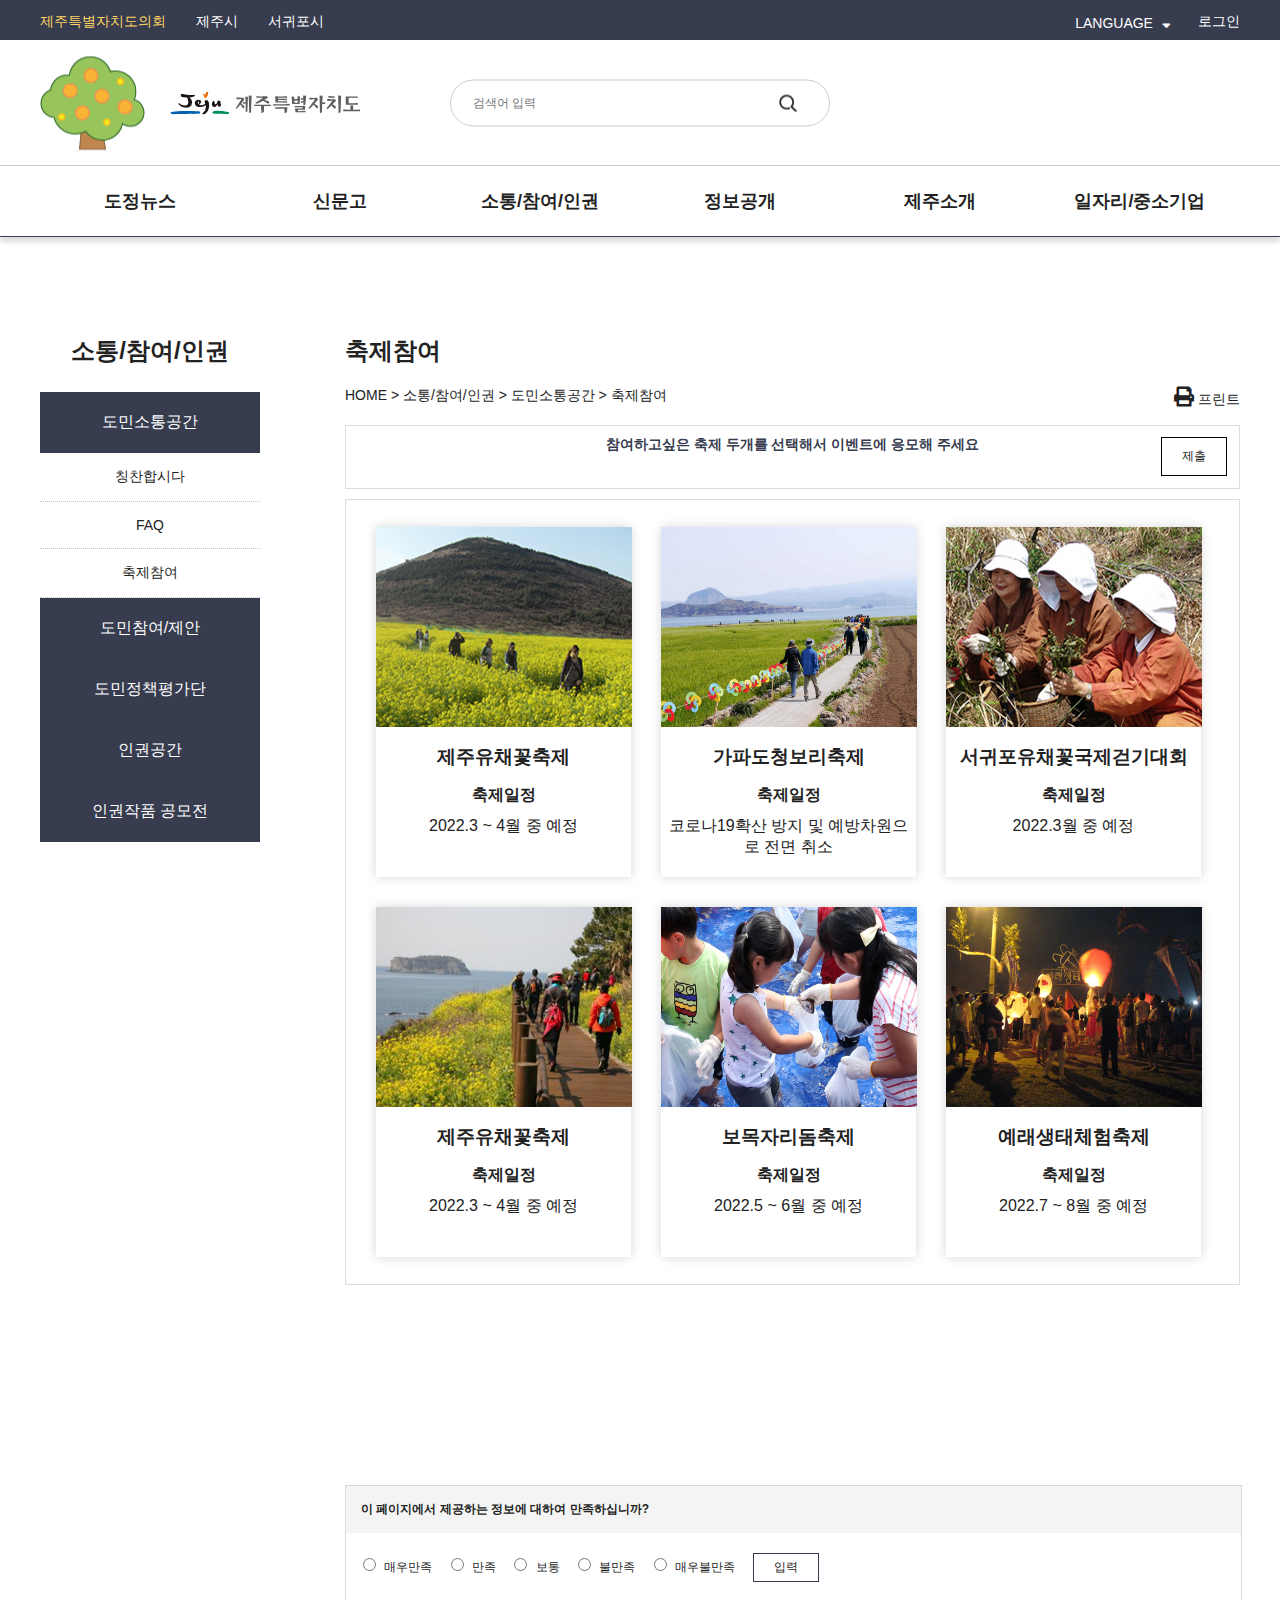
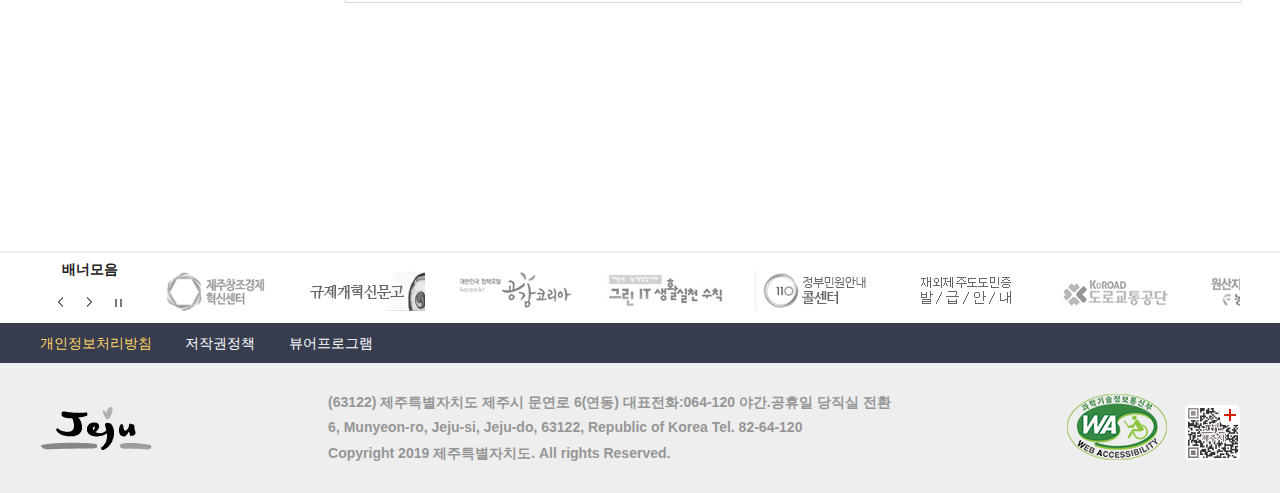
<file: Jeju/html/festival.html>
<!DOCTYPE html>
<html lang="ko">
<head>
  <meta charset="UTF-8">
  <meta http-equiv="X-UA-Compatible" content="IE=edge">
  <meta name="viewport" content="width=device-width, initial-scale=1.0">
  <title>축제참여</title>
  <meta property="og:image" content="../img/header/weblogo.svg">
  <link rel="icon" href="../img/header/weblogo.svg">
  <link rel="apple-touch-icon" href="../img/header/weblogo.svg">
  <link rel="stylesheet" href="https://use.fontawesome.com/releases/v5.2.0/css/all.css">
  <link rel="stylesheet" type="text/css" href="../css/reset.css">
  <link rel="stylesheet" type="text/css" href="../css/common.css">
  <link rel="stylesheet" type="text/css" href="../css/header.css">
  <link rel="stylesheet" type="text/css" href="../css/sub/accordion.css">
  <link rel="stylesheet" type="text/css" href="../css/sub/festival.css">
  <link rel="stylesheet" type="text/css" href="../css/footer.css">
</head>

<body>
  <div id="skipMenu">
    <a href="#container">본문바로가기</a>
    <a href="#gnb">주메뉴바로가기</a>
  </div>

  <div id="wrap">
    <header class="headerWrap">
      <div class="navi">
        <nav class="sub_menu">
          <div class="subL">
            <ul>
              <li><a href="javascript:void(0);">제주특별자치도의회</a></li>
              <li><a href="javascript:void(0);">제주시</a></li>
              <li><a href="javascript:void(0);">서귀포시</a></li>
            </ul>
          </div>
          <div  class="subR">
            <ul>
              <li><a href="javascript:void(0);">로그인</a></li>
              <li class="lang_wrap">
                <button class="lang_btn">LANGUAGE <i class="fa-solid fa-sort-down fa"></i></button>
                <div class="lang_sub">
                  <a href="javascript:void(0);">English</a>
                  <a href="javascript:void(0);">日本語</a>
                  <a href="javascript:void(0);">中文</a>
                </div>
              </li>
            </ul>
          </div>
        </nav>
      </div>
      <div class="logoSearch">
        <h1 class="h1_logo"><a href="../main.html"><img src="../img/header/제주도로고.svg" alt="제주도 로고" width="250px" height="50px"></a></h1>
        <div class="site_search">
          <form method="post" name="searchfrm" class="search">
            <input type="text" class="input_val" name="inval" placeholder="  검색어 입력" />
            <input type="submit" value="검색"/>
          </form>
        </div>
        <img src="../img/header/tree.png" alt="" class="tree">
        <div class="mandarin"></div>
      </div>

      <!-- 메뉴 시작 -->
      <nav id="gnb">
        <div class="inner">
          <h2 class="skip">주메뉴</h2>
          <div class="gnb_wrap">
            <ul class="gnbList">
              <!-- 1단 메뉴 -->
              <li class="first">
                <a href="javascript:void(0);">도정뉴스</a>
                <!-- 2단 메뉴 -->
                <div class="gnb2_bg on">
                  <div class="gnb2">
                    <ul>
                      <li><a href="javascript:void(0);">생생제주</a>
                        <!-- 3단 메뉴 -->
                        <ul class="gnb2_ul">
                          <li><a href="javascript:void(0);">영상뉴스</a></li>
                          <li><a href="javascript:void(0);">카드뉴스</a></li>
                          <li><a href="javascript:void(0);">제주정책공감(웹툰)</a></li>
                          <li><a href="javascript:void(0);">행복한 제주이야기</a></li>
                        </ul>
                        <!-- // 3단 메뉴 -->
                      </li>
                      <li><a href="javascript:void(0);">도정소식</a>
                        <ul class="gnb2_ul">
                          <li><a href="javascript:void(0);">새소식</a></li>
                          <li><a href="javascript:void(0);">사이버반상회</a></li>
                          <li><a href="javascript:void(0);">자료실</a></li>
                          <li><a href="javascript:void(0);">영상홍보물</a></li>
                        </ul>
                      </li>
                      <li><a href="javascript:void(0);">보도자료</a>
                        <ul class="gnb2_ul">
                          <li><a href="javascript:void(0);">보도자료</a></li>
                          <li><a href="javascript:void(0);">해명자료</a></li>
                          <li><a href="javascript:void(0);">제주포토뉴스</a></li>
                          <li><a href="javascript:void(0);">유관기관보도자료</a></li>
                        </ul>
                      </li>
                      <li><a href="javascript:void(0);">기타소식</a>
                        <ul class="gnb2_ul">
                          <li><a href="javascript:void(0);">지역소식</a></li>
                          <li><a href="javascript:void(0);">유관기관소식</a></li>
                          <li><a href="javascript:void(0);">청렴소식</a></li>
                          <li><a href="javascript:void(0);">외국인 관련 자료실</a></li>
                        </ul>
                      </li>
                      <li><a href="javascript:void(0);">온라인간행물</a>
                        <ul class="gnb2_ul">
                          <li><a href="javascript:void(0);">전자책</a></li>
                          <li><a href="javascript:void(0);">제주자치도보</a></li>
                          <li><a href="javascript:void(0);">전자관보</a></li>
                          <li><a href="javascript:void(0);">소식지</a></li>
                        </ul>
                      </li>
                    </ul>
                  </div>
                </div>
                <!-- // 2단 메뉴 -->
              </li>
              <li><a href="javascript:void(0);">신문고</a>
                <div class="gnb2_bg">
                  <div class="gnb2">
                    <ul>
                      <li><a href="javascript:void(0);">제주자치도에 바란다</a>
                        <ul class="gnb2_ul">
                          <li><a href="javascript:void(0);">제주자치도에 바란다</a></li>
                        </ul>
                      </li>
                      <li><a href="javascript:void(0);">도지사 핫라인</a>
                        <ul class="gnb2_ul">
                          <li><a href="javascript:void(0);">관광불편민원접수</a></li>
                          <li><a href="javascript:void(0);">공직자비리신고</a></li>
                          <li><a href="javascript:void(0);">공익신고</a></li>
                          <li><a href="javascript:void(0);">궁금합니다</a></li>
                        </ul>
                      </li>
                      <li><a href="javascript:void(0);">신고센터</a>
                        <ul class="gnb2_ul">
                          <li><a href="javascript:void(0);">예산낭비신고센터</a></li>
                          <li><a href="javascript:void(0);">도로이용불편신고</a></li>
                          <li><a href="javascript:void(0);">환경신문고</a></li>
                          <li><a href="javascript:void(0);">안전신문고</a></li>
                        </ul>
                      </li>
                      <li><a href="javascript:void(0);">공무원부조리신고(감사위원회)</a>
                        <ul class="gnb2_ul">
                          <li><a href="javascript:void(0);">지방기업 규제 애로 신고센터</a></li>
                        </ul>
                      </li>
                      <li><a href="javascript:void(0);">국민신문고</a>
                        <ul class="gnb2_ul">
                          <li><a href="javascript:void(0);">국민신문고 제안신청</a></li>
                          <li><a href="javascript:void(0);">국민신문고 공모제안</a></li>
                          <li><a href="javascript:void(0);">국민신문고 나의제안</a></li>
                        </ul>
                      </li>
                      <li><a href="javascript:void(0);">국민신문고</a>
                        <ul class="gnb2_ul">
                          <li><a href="javascript:void(0);">도민건의사항 공개</a></li>
                        </ul>
                      </li>
                    </ul>
                  </div>
                </div>
              </li>
              <li><a href="javascript:void(0);">소통/참여/인권</a>
                <div class="gnb2_bg">
                  <div class="gnb2">
                    <ul>
                      <li><a href="javascript:void(0);">도민소통공간</a>
                        <ul class="gnb2_ul">
                          <li><a href="./html/praise.html">칭찬합시다</a></li>
                          <li><a href="javascript:void(0);">자유게시판</a></li>
                          <li><a href="javascript:void(0);">사고/팔고</a></li>
                        </ul>
                      </li>
                      <li><a href="javascript:void(0);">도민참여/제안</a>
                        <ul class="gnb2_ul">
                          <li><a href="javascript:void(0);">전자공청회</a></li>
                          <li><a href="javascript:void(0);">정책토론방</a></li>
                          <li><a href="javascript:void(0);">설문조사</a></li>
                          <li><a href="javascript:void(0);">적극행정</a></li>
                        </ul>
                      </li>
                      <li><a href="javascript:void(0);">도민정책평가단</a>
                        <ul class="gnb2_ul">
                          <li><a href="javascript:void(0);">문화관광분과</a></li>
                          <li><a href="javascript:void(0);">도시교통분과</a></li>
                          <li><a href="javascript:void(0);">복지보건분과</a></li>
                          <li><a href="javascript:void(0);">농업기술분과</a></li>
                        </ul>
                      </li>
                    </ul>
                    <ul>
                      <li><a href="javascript:void(0);">인권공간</a>
                        <ul class="gnb2_ul">
                          <li><a href="javascript:void(0);">국내·외 인권동향</a></li>
                          <li><a href="javascript:void(0);">인권위원회</a></li>
                          <li><a href="javascript:void(0);">인권소식</a></li>
                          <li><a href="javascript:void(0);">인권자료</a></li>
                        </ul>
                      </li>
                      <li><a href="javascript:void(0);">인권작품 공모전</a>
                        <ul class="gnb2_ul">
                          <li><a href="javascript:void(0);">2021년 인권작품 공모전 수상작</a></li>
                        </ul>
                      </li>
                    </ul>
                  </div>
                </div>
              </li>
              <li><a href="javascript:void(0);">정보공개</a>
                <div class="gnb2_bg">
                  <div class="gnb2">
                    <ul>
                      <li><a href="javascript:void(0);">정보공개</a>
                        <ul class="gnb2_ul">
                          <li><a href="javascript:void(0);">제도안내</a></li>
                          <li><a href="javascript:void(0);">정보목록</a></li>
                          <li><a href="javascript:void(0);">사전정보공표</a></li>
                          <li><a href="javascript:void(0);">자료실</a></li>
                        </ul>
                      </li>
                      <li><a href="javascript:void(0);">공공데이터</a>
                        <ul class="gnb2_ul">
                          <li><a href="javascript:void(0);">자치법규</a></li>
                          <li><a href="javascript:void(0);">행정심판</a></li>
                          <li><a href="javascript:void(0);">판례 및 사건정보</a></li>
                          <li><a href="javascript:void(0);">소송정보</a></li>
                        </ul>
                      </li>
                      <li><a href="javascript:void(0);">법무정보</a>
                        <ul class="gnb2_ul">
                          <li><a href="javascript:void(0);">자치법규</a></li>
                          <li><a href="javascript:void(0);">행정심판</a></li>
                          <li><a href="javascript:void(0);">판례 및 사건정보</a></li>
                          <li><a href="javascript:void(0);">소송정보</a></li>
                        </ul>
                      </li>
                      <li><a href="javascript:void(0);">행정정보</a>
                        <ul class="gnb2_ul">
                          <li><a href="javascript:void(0);">행정운영위원회</a></li>
                          <li><a href="javascript:void(0);">행정규제개혁</a></li>
                          <li><a href="javascript:void(0);">인사운영통계</a></li>
                          <li><a href="javascript:void(0);">조직정보 공개</a></li>
                        </ul>
                      </li>
                      <li><a href="javascript:void(0);">제주통계포털</a>
                        <ul class="gnb2_ul">
                          <li><a href="javascript:void(0);">주요지표</a></li>
                          <li><a href="javascript:void(0);">통계DB</a></li>
                          <li><a href="javascript:void(0);">통계보고서</a></li>
                          <li><a href="javascript:void(0);">통계소식</a></li>
                        </ul>
                      </li>
                      <li><a href="javascript:void(0);">종합민원</a>
                        <ul class="gnb2_ul">
                          <li><a href="javascript:void(0);">여권발급안내</a></li>
                          <li><a href="javascript:void(0);">무인민원발급안내</a></li>
                          <li><a href="javascript:void(0);">온라인민원상담</a></li>
                          <li><a href="javascript:void(0);">인터넷민원발급(정부24)</a></li>
                        </ul>
                      </li>
                    </ul>
                  </div>
                </div>
              </li>
              <li><a href="javascript:void(0);">제주소개</a>
                <div class="gnb2_bg">
                  <div class="gnb2">
                    <ul>
                      <li><a href="javascript:void(0);">도청안내</a>
                        <ul class="gnb2_ul">
                          <li><a href="javascript:void(0);">조직도</a></li>
                          <li><a href="javascript:void(0);">부서별연락처</a></li>
                          <li><a href="javascript:void(0);">찾아오시는 길</a></li>
                        </ul>
                      </li>
                      <li><a href="javascript:void(0);">제주소개 및 상징</a>
                        <ul class="gnb2_ul">
                          <li><a href="javascript:void(0);">심벌마크</a></li>
                          <li><a href="javascript:void(0);">도민헌장</a></li>
                          <li><a href="javascript:void(0);">역대 제주도지사</a></li>
                        </ul>
                      </li>
                      <li><a href="javascript:void(0);">제주의 국제교류</a>
                        <ul class="gnb2_ul">
                          <li><a href="javascript:void(0);">국제교류현황</a></li>
                          <li><a href="javascript:void(0);">자매결연도시</a></li>
                          <li><a href="javascript:void(0);">우호교류지역</a></li>
                        </ul>
                      </li>
                      <li><a href="javascript:void(0);">세계평화의 섬 제주</a>
                        <ul class="gnb2_ul">
                          <li><a href="javascript:void(0);">자료실</a></li>
                          <li><a href="javascript:void(0);">갤러리</a></li>
                        </ul>
                      </li>
                      <li><a href="javascript:void(0);">재외제주인</a>
                        <ul class="gnb2_ul">
                          <li><a href="javascript:void(0);">재외도민증 신청</a></li>
                          <li><a href="javascript:void(0);">재외도민증 발급 현황</a></li>
                          <li><a href="javascript:void(0);">재외제주인 발자취</a></li>
                        </ul>
                      </li>
                      <li><a href="javascript:void(0);">제주정착정보</a>
                        <ul class="gnb2_ul">
                          <li><a href="javascript:void(0);">제주생활길잡이</a></li>
                          <li><a href="javascript:void(0);">정착지원사업</a></li>
                          <li><a href="javascript:void(0);">공지사항</a></li>
                        </ul>
                      </li>
                    </ul>
                  </div>
                </div>
              </li>
              <li><a href="javascript:void(0);">일자리/중소기업</a>
                <div class="gnb2_bg">
                  <div class="gnb2">
                    <ul>
                      <li><a href="javascript:void(0);">시험·채용정보</a>
                        <ul class="gnb2_ul">
                          <li><a href="javascript:void(0);">지방공문원</a></li>
                          <li><a href="javascript:void(0);">소방공무원</a></li>
                          <li><a href="javascript:void(0);">자치경찰</a></li>
                        </ul>
                      </li>
                      <li><a href="javascript:void(0);">민간 채용정보</a>
                        <ul class="gnb2_ul">
                          <li><a href="javascript:void(0);">제주워크넷</a></li>
                          <li><a href="javascript:void(0);">일자리관련 사이트</a></li>
                          <li><a href="javascript:void(0);">여성새로일하기센터</a></li>
                        </ul>
                      </li>
                      <li><a href="javascript:void(0);">교육·훈련 정보</a>
                        <ul class="gnb2_ul">
                          <li><a href="javascript:void(0);">알림마당</a></li>
                          <li><a href="javascript:void(0);">제주더큰내일센터</a></li>
                          <li><a href="javascript:void(0);">직원훈련포탈(HRD-net)</a></li>
                        </ul>
                      </li>
                      <li><a href="javascript:void(0);">소상공인·기업지원</a>
                        <ul class="gnb2_ul">
                          <li><a href="javascript:void(0);">코로나19 극복 지원정책</a></li>
                          <li><a href="javascript:void(0);">창업넷</a></li>
                          <li><a href="javascript:void(0);">창업진흥원</a></li>
                        </ul>
                      </li>
                      <li><a href="javascript:void(0);">일자리지원정책</a>
                        <ul class="gnb2_ul">
                          <li><a href="javascript:void(0);">알림마당</a></li>
                          <li><a href="javascript:void(0);">관련기관 사이트</a></li>
                        </ul>
                      </li>
                    </ul>
                  </div>
                </div>
              </li>
            </ul>
          </div>
        </div>
      </nav>
      <!-- 메뉴 끝 -->
    </header>

    <div class="clearfix faq_wrap">
      <!-- 아코디언 메뉴 시작 -->
      <div class="accordion_wrap">
        <h2 class="acco_h2">소통/참여/인권</h2>
        <dl class="sub_left_navi">
          <dt class="acco_title">도민소통공간</dt>
          <dd class="acco_sub">
            <ul>
              <li class="acco_li"><a href="./praise.html">칭찬합시다</a></li>
              <li class="acco_li"><a href="./FAQ.html">FAQ</a></li>
              <li class="acco_li acc_festival"><a href="./festival.html">축제참여</a></li>
            </ul>
          </dd>
          <dt class="acco_title">도민참여/제안</dt>
          <dd class="acco_sub">
            <ul>
              <li class="acco_li"><a href="javascript:void(0);">전자공청회</a></li>
              <li class="acco_li"><a href="javascript:void(0);">정책토론방</a></li>
              <li class="acco_li"><a href="javascript:void(0);">설문조사</a></li>
              <li class="acco_li"><a href="javascript:void(0);">적극행정</a></li>
            </ul>
          </dd>
          <dt class="acco_title on">도민정책평가단</dt>
          <dd class="acco_sub">
            <ul>
              <li class="acco_li"><a href="javascript:void(0);">문화관광분과</a></li>
              <li class="acco_li"><a href="javascript:void(0);">도시교통분과</a></li>
              <li class="acco_li"><a href="javascript:void(0);">복지보건분과</a></li>
              <li class="acco_li"><a href="javascript:void(0);">농업기술분과</a></li>
            </ul>
          </dd>
          <dt class="acco_title">인권공간</dt>
          <dd class="acco_sub">
            <ul>
              <li class="acco_li"><a href="javascript:void(0);">국내·외 인권동향</a></li>
              <li class="acco_li"><a href="javascript:void(0);">인권위원회</a></li>
              <li class="acco_li"><a href="javascript:void(0);">인권소식</a></li>
              <li class="acco_li"><a href="javascript:void(0);">인권자료</a></li>
            </ul>
          </dd>
          <dt class="acco_title">인권작품 공모전</dt>
          <dd class="acco_sub">
            <ul>
              <li class="acco_li"><a href="javascript:void(0);">2021년 인권작품 공모전 수상작</a></li>
            </ul>
          </dd>
        </dl>
      </div>
      <!-- 아코디언 메뉴 끝 -->
      <section id="container" class="clearfix festival_wrap">
        <h2 class="sub_h2">축제참여</h2>
        <ul class="location">
          <li><a href="javascript:void(0);">HOME</a></li>
          <li>></li>
          <li><a href="javascript:void(0);">소통/참여/인권</a></li>
          <li>></li>
          <li><a href="javascript:void(0);">도민소통공간</a></li>
          <li>></li>
          <li><a href="../html/festival.html">축제참여</a></li>
          <a href="javascript:void(0);" class="print"><i class="fa-solid fa-print fa"></i> 프린트</a>
        </ul>
        <div class="festival">
          <div class="eventContainer">
            <p class="fes_title">
              참여하고싶은 축제 두개를 선택해서 이벤트에 응모해 주세요
            </p>
            <ul class="fes_eventList"></ul>
            <input type="submit" value="제출" class="fes_submit">
          </div>
          <div class="fes_menuContainer">
            <dl class="fes_list_wrap">
              <dt>
                <a href="javascript:void(0);" class="fes_list">
                  <div class="thumb"><img src="../img/sub/festival1.jpg" alt=""></div>
                  <div class="fes_info">
                    <h3 class="fes_text1">제주유채꽃축제</ㅎ>
                      <h4 class="fes_text2">축제일정</h4>
                      <span class="fes_text3">2022.3 ~ 4월 중 예정</span>
                  </div>
                </a>
              </dt>
              <dt>
                <a href="javascript:void(0);" class="fes_list">
                  <div class="thumb"><img src="../img/sub/festival2.jpg" alt=""></div>
                  <div class="fes_info">
                    <h3 class="fes_text1">가파도청보리축제</h3>
                    <h4 class="fes_text2">축제일정</h4>
                    <span class="fes_text3">코로나19확산 방지 및 예방차원으로 전면 취소</span>
                  </div>
                </a>
              </dt>
              <dt>
                <a href="javascript:void(0);" class="fes_list">
                  <div class="thumb"><img src="../img/sub/festival3.jpg" alt=""></div>
                  <div class="fes_info">
                    <h3 class="fes_text1">서귀포유채꽃국제걷기대회</h3>
                    <h4 class="fes_text2">축제일정</h4>
                    <span class="fes_text3">2022.3월 중 예정</span>
                  </div>
                </a>
              </dt>
              <dt>
                <a href="javascript:void(0);" class="fes_list">
                  <div class="thumb"><img src="../img/sub/festival4.jpg" alt=""></div>
                  <div class="fes_info">
                    <h3 class="fes_text1">제주유채꽃축제</ㅎ>
                      <h4 class="fes_text2">축제일정</h4>
                      <span class="fes_text3">2022.3 ~ 4월 중 예정</span>
                  </div>
                </a>
              </dt>
              <dt>
                <a href="javascript:void(0);" class="fes_list">
                  <div class="thumb"><img src="../img/sub/festival5.jpg" alt=""></div>
                  <div class="fes_info">
                    <h3 class="fes_text1">보목자리돔축제</ㅎ>
                      <h4 class="fes_text2">축제일정</h4>
                      <span class="fes_text3">2022.5 ~ 6월 중 예정</span>
                  </div>
                </a>
              </dt>
              <dt>
                <a href="javascript:void(0);" class="fes_list">
                  <div class="thumb"><img src="../img/sub/festival6.jpg" alt=""></div>
                  <div class="fes_info">
                    <h3 class="fes_text1">예래생태체험축제</ㅎ>
                      <h4 class="fes_text2">축제일정</h4>
                      <span class="fes_text3">2022.7 ~ 8월 중 예정</span>
                  </div>
                </a>
              </dt>
            </dl>
          </div>
        </div>
        <div class="score">
          <div class="score_info">이 페이지에서 제공하는 정보에 대하여 만족하십니까?</div>
          <form>
            <fieldset class="score_fieldset">
              <legend>이 페이지에서 제공하는 정보에 대하여 만족하십니까?</legend>
              <input type="radio" id="satisfy1" name="score">
              <label for="satisfy1">매우만족</label>
              <input type="radio" id="satisfy2" name="score">
              <label for="satisfy2">만족</label>
              <input type="radio" id="satisfy3" name="score">
              <label for="satisfy3">보통</label>
              <input type="radio" id="satisfy4" name="score">
              <label for="satisfy4">불만족</label>
              <input type="radio" id="satisfy5" name="score">
              <label for="satisfy5">매우불만족</label>
              <input type="submit" value="입력" class="score_submit">
            </fieldset>
          </form>
        </div>
      </section>
    </div>
    <footer>
      <div class="ft_banner_wrap">
        <h3 class="ft_banner_h3">배너모음</h3>
        <div class="ft_bannerList">
          <ul class="ft_banner">
            <li><a href="javascript:void(0);" target="_blank"><img src="../img/footer/footer_1.jpg" alt="제주창조경제혁신센터"></a></li>
            <li><a href="javascript:void(0);" target="_blank"><img src="../img/footer/footer_2.jpg" alt="규제개혁신문고"></a></li>
            <li><a href="javascript:void(0);" target="_blank"><img src="../img/footer/footer_3.jpg" alt="곰감코리아"></a></li>
            <li><a href="javascript:void(0);" target="_blank"><img src="../img/footer/footer_4.jpg" alt="그린IT 생활실천수칙"></a></li>
            <li><a href="javascript:void(0);" target="_blank"><img src="../img/footer/footer_5.jpg" alt="정부민원안내 콜센터 110"></a></li>
            <li><a href="javascript:void(0);" target="_blank"><img src="../img/footer/footer_6.jpg" alt="재외제주도민증 발/급/안/내"></a></li>
            <li><a href="javascript:void(0);" target="_blank"><img src="../img/footer/footer_7.jpg" alt="도로교통수단"></a></li>
            <li><a href="javascript:void(0);" target="_blank"><img src="../img/footer/footer_8.jpg" alt="원산지 표시위반자 공표 농림수산식품부"></a></li>
            <li><a href="javascript:void(0);" target="_blank"><img src="../img/footer/footer_9.jpg" alt="함께 만드는 복지"></a></li>
            <li><a href="javascript:void(0);" target="_blank"><img src="../img/footer/footer_10.jpg" alt="한국인터넷진흥원 KISA"></a></li>
            <li><a href="javascript:void(0);" target="_blank"><img src="../img/footer/footer_11.jpg" alt="도로명주소안내"></a></li>
          </ul>
        </div>
        <div class="ft_btn">
          <a href="javascript:void(0);" class="ft_prevBtn"><img src="../img/footer/footer_left.gif" alt="왼쪽으로 이동"></a>
          <a href="javascript:void(0);" class="ft_nextBtn"><img src="../img/footer/footer_right.gif" alt="오른쪽으로 이동"></a>
          <a href="javascript:void(0);" class="ft_playBtn"><img src="../img/footer/footer_play.gif" alt="재생"></a>
          <a href="javascript:void(0);" class="ft_stopBtn"><img src="../img/footer/footer_stop.gif" alt="멈춤"></a>
        </div>
      </div>
      <div class="fnb">
        <div class="fnb_wrap">
          <a href="javascript:void(0);">개인정보처리방침</a>
          <a href="javascript:void(0);">저작권정책</a>
          <a href="javascript:void(0);">뷰어프로그램</a>
        </div>
      </div>
      <div class="address_wrap">
        <div class="address_inner">
          <div class="footer_logo"><img src="../img/footer/제주도로고2.png" alt="제주도 로고"></div>
          <div class="footer_txt">
            <address>
              (63122) 제주특별자치도 제주시 문연로 6(연동) 대표전화:064-120 야간.공휴일 당직실 전환<br />
              6, Munyeon-ro, Jeju-si, Jeju-do, 63122, Republic of Korea Tel. 82-64-120
            </address>
            <p>Copyright 2019 제주특별자치도. All rights Reserved.</p>
          </div>
          <div>
            <img src="../img/footer/100.png" alt="웹접근성마크" class="wa">
            <img src="../img/footer/jejusiQR.png" alt="제주도QR">
          </div>
        </div>
      </div>
    </footer>
  </div>
</body>
<script src="https://code.jquery.com/jquery-1.12.4.min.js"></script>
<script src="../js/header.js"></script>
<script src="../js/accordion.js"></script>
<script src="../js/subpage.js"></script>
<script src="../js/footer.js"></script>

</html>
</file>
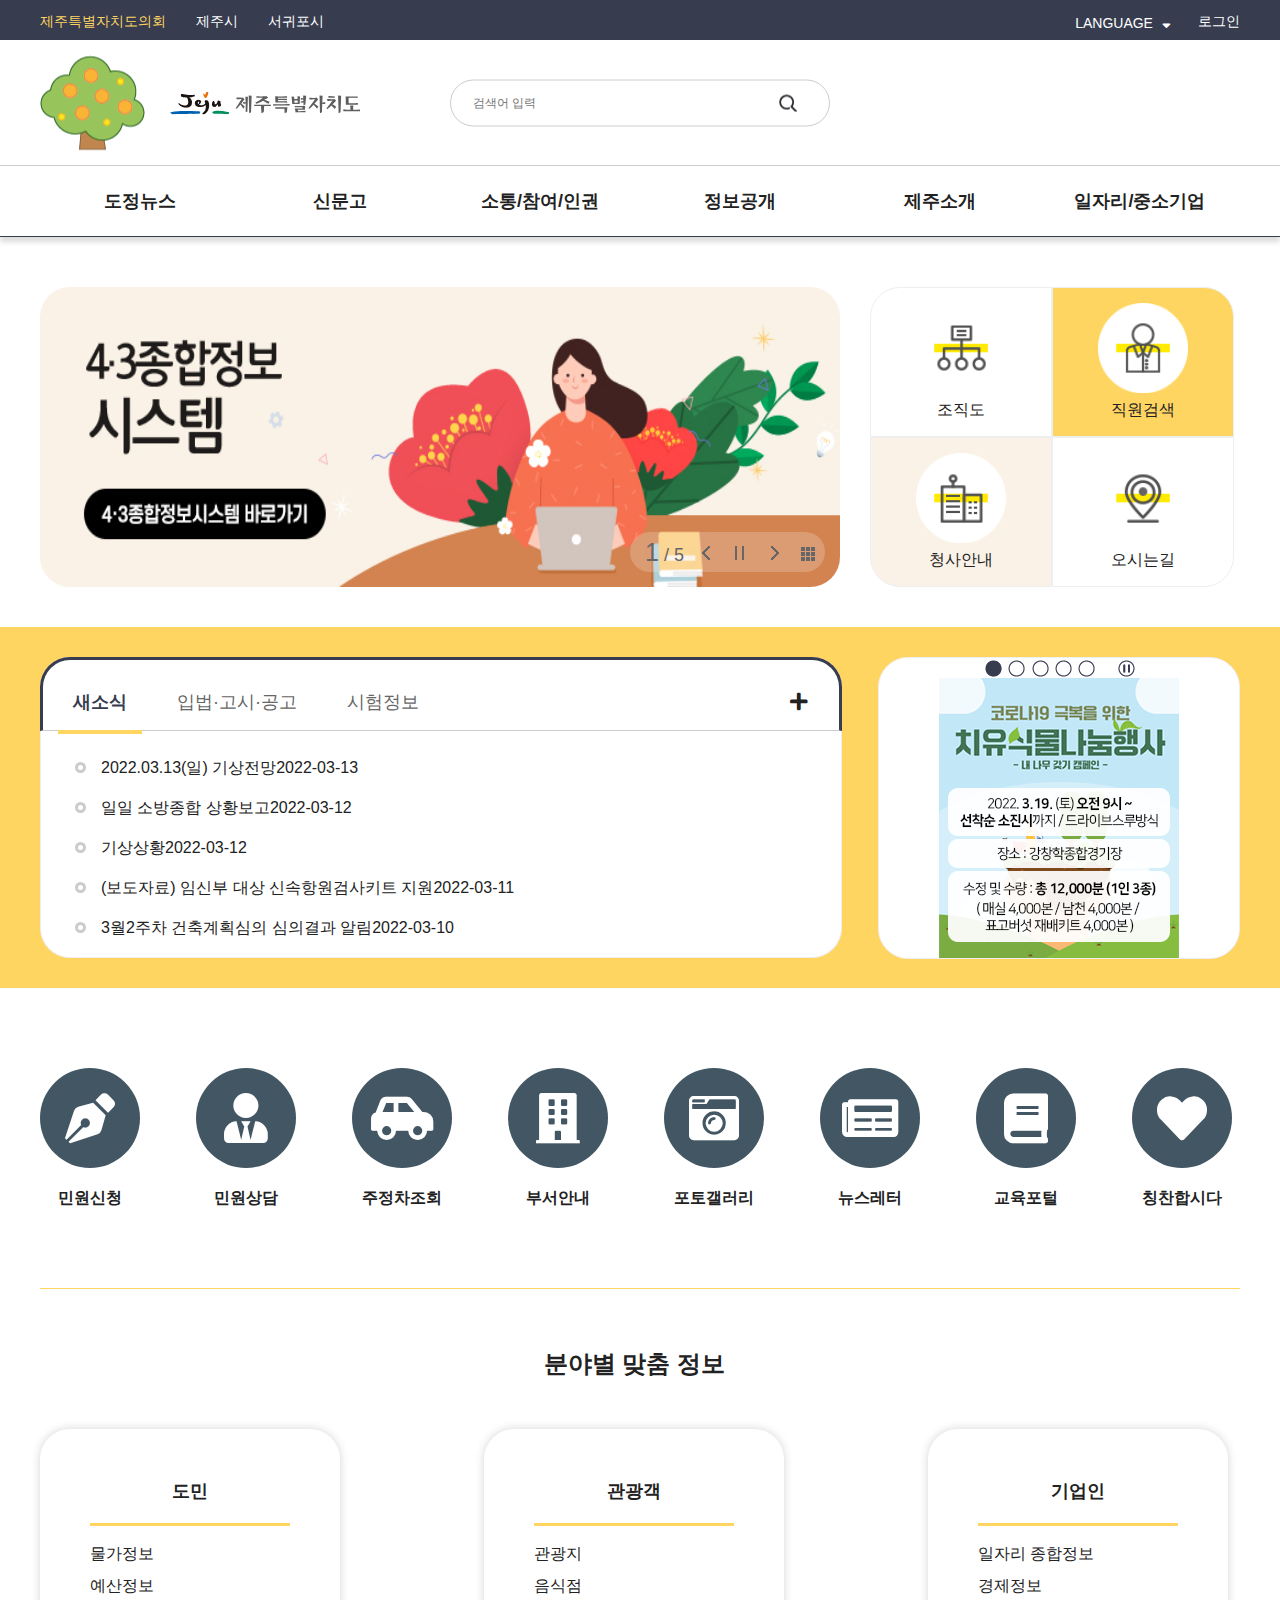
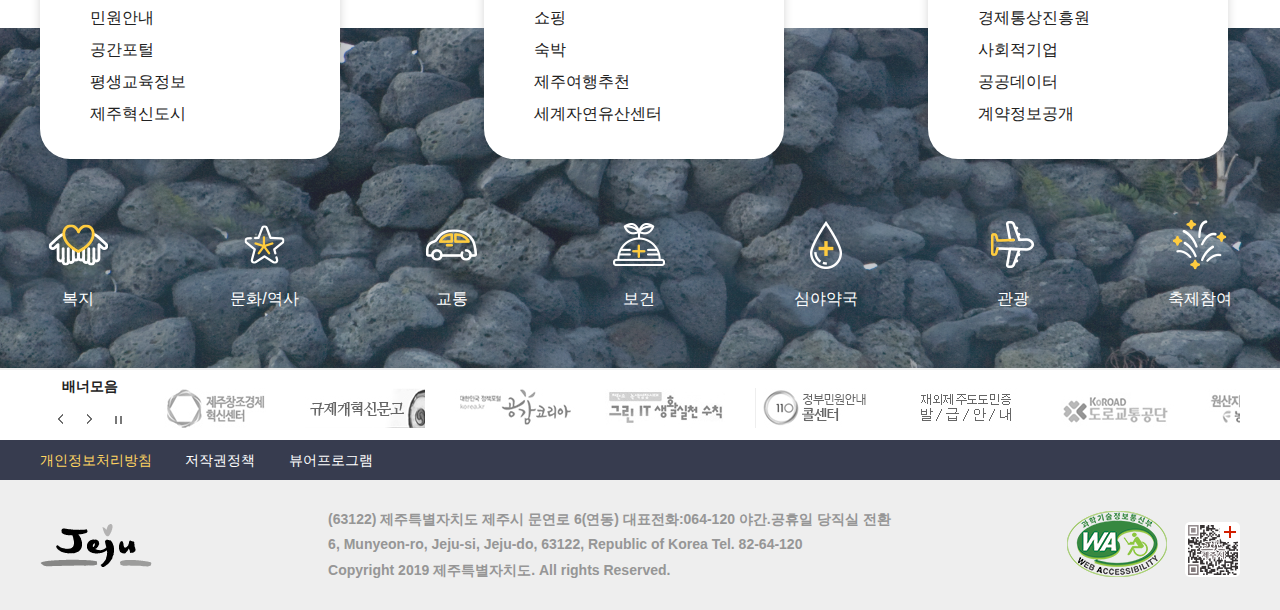
<file: Jeju/html/main.html>
<!DOCTYPE html>
<html lang="en">
<head>
  <meta charset="UTF-8">
  <meta http-equiv="X-UA-Compatible" content="IE=edge">
  <meta name="viewport" content="width=device-width, initial-scale=1.0">
  <title>Main</title>
  <link rel="shortcut icon" type="image/x-icon" href="../img/header/제주도.jpg">
  <link rel="stylesheet" href="https://use.fontawesome.com/releases/v5.2.0/css/all.css">
  <link rel="stylesheet" type="text/css" href="../css/reset.css">
  <link rel="stylesheet" type="text/css" href="../css/common.css">
  <link rel="stylesheet" type="text/css" href="../css/header.css">
  <link rel="stylesheet" type="text/css" href="../css/main.css">
  <link rel="stylesheet" type="text/css" href="../css/footer.css">
</head>
<body>
  <div id="skipMenu">
    <a href="#container">본문바로가기</a>
    <a href="#gnb">주메뉴바로가기</a>
  </div>

  <div id="wrap">
    <header class="headerWrap">
      <div class="navi">
        <nav class="sub_menu">
          <div class="subL">
            <ul>
              <li><a href="javascript:void(0);">제주특별자치도의회</a></li>
              <li><a href="javascript:void(0);">제주시</a></li>
              <li><a href="javascript:void(0);">서귀포시</a></li>
            </ul>
          </div>
          <div class="subR">
            <ul>
              <li><a href="javascript:void(0);">로그인</a></li>
              <li class="lang_wrap">
                <button class="lang_btn">LANGUAGE <i class="fa-solid fa-sort-down fa"></i></button>
                <div class="lang_sub">
                  <a href="javascript:void(0);">English</a>
                  <a href="javascript:void(0);">日本語</a>
                  <a href="javascript:void(0);">中文</a>
                </div>
              </li>
            </ul>
          </div>
        </nav>
      </div>
      <div class="logoSearch">
        <h1 class="h1_logo"><a href="./main.html"><img src="../img/header/제주도로고.svg" alt="제주도 로고" width="250px" height="50px"></a>
        </h1>
        <div class="site_search">
          <form method="post" name="searchfrm" class="search">
            <input type="text" class="input_val" name="inval" placeholder="  검색어 입력" />
            <input type="submit" value="검색" />
          </form>
        </div>
        <img src="../img/header/tree.png" alt="" class="tree">
        <div class="mandarin"></div>
      </div>

      <!-- 메뉴 시작 -->
      <nav id="gnb">
        <div class="inner">
          <h2 class="skip">주메뉴</h2>
          <div class="gnb_wrap">
            <ul class="gnbList">
              <!-- 1단 메뉴 -->
              <!-- main_menu -->
              <li class="first">
                <a href="javascript:void(0);">도정뉴스</a>
                <!-- 2단 메뉴 -->
                <!-- depth2 -->
                <div class="gnb2_bg on">
                  <div class="gnb2">
                    <ul>
                      <li><a href="javascript:void(0);">생생제주</a>
                        <!-- 3단 메뉴 -->
                        <!-- depth3 -->
                        <ul class="gnb2_ul">
                          <li><a href="javascript:void(0);">영상뉴스</a></li>
                          <li><a href="javascript:void(0);">카드뉴스</a></li>
                          <li><a href="javascript:void(0);">제주정책공감(웹툰)</a></li>
                          <li><a href="javascript:void(0);">행복한 제주이야기</a></li>
                        </ul>
                        <!-- // 3단 메뉴 -->
                        <!-- // depth3 -->
                      </li>
                      <li><a href="javascript:void(0);">도정소식</a>
                        <ul class="gnb2_ul">
                          <li><a href="javascript:void(0);">새소식</a></li>
                          <li><a href="javascript:void(0);">사이버반상회</a></li>
                          <li><a href="javascript:void(0);">자료실</a></li>
                          <li><a href="javascript:void(0);">영상홍보물</a></li>
                        </ul>
                      </li>
                      <li><a href="javascript:void(0);">보도자료</a>
                        <ul class="gnb2_ul">
                          <li><a href="javascript:void(0);">보도자료</a></li>
                          <li><a href="javascript:void(0);">해명자료</a></li>
                          <li><a href="javascript:void(0);">제주포토뉴스</a></li>
                          <li><a href="javascript:void(0);">유관기관보도자료</a></li>
                        </ul>
                      </li>
                      <li><a href="javascript:void(0);">기타소식</a>
                        <ul class="gnb2_ul">
                          <li><a href="javascript:void(0);">지역소식</a></li>
                          <li><a href="javascript:void(0);">유관기관소식</a></li>
                          <li><a href="javascript:void(0);">청렴소식</a></li>
                          <li><a href="javascript:void(0);">외국인 관련 자료실</a></li>
                        </ul>
                      </li>
                      <li><a href="javascript:void(0);">온라인간행물</a>
                        <ul class="gnb2_ul">
                          <li><a href="javascript:void(0);">전자책</a></li>
                          <li><a href="javascript:void(0);">제주자치도보</a></li>
                          <li><a href="javascript:void(0);">전자관보</a></li>
                          <li><a href="javascript:void(0);">소식지</a></li>
                        </ul>
                      </li>
                    </ul>
                  </div>
                </div>
                <!-- // 2단 메뉴 -->
                <!-- // depth2 -->
              </li>
              <li><a href="javascript:void(0);">신문고</a>
                <div class="gnb2_bg">
                  <div class="gnb2">
                    <ul>
                      <li><a href="javascript:void(0);">제주자치도에 바란다</a>
                        <ul class="gnb2_ul">
                          <li><a href="javascript:void(0);">제주자치도에 바란다</a></li>
                        </ul>
                      </li>
                      <li><a href="javascript:void(0);">도지사 핫라인</a>
                        <ul class="gnb2_ul">
                          <li><a href="javascript:void(0);">관광불편민원접수</a></li>
                          <li><a href="javascript:void(0);">공직자비리신고</a></li>
                          <li><a href="javascript:void(0);">공익신고</a></li>
                          <li><a href="javascript:void(0);">궁금합니다</a></li>
                        </ul>
                      </li>
                      <li><a href="javascript:void(0);">신고센터</a>
                        <ul class="gnb2_ul">
                          <li><a href="javascript:void(0);">예산낭비신고센터</a></li>
                          <li><a href="javascript:void(0);">도로이용불편신고</a></li>
                          <li><a href="javascript:void(0);">환경신문고</a></li>
                          <li><a href="javascript:void(0);">안전신문고</a></li>
                        </ul>
                      </li>
                      <li><a href="javascript:void(0);">공무원부조리신고(감사위원회)</a>
                        <ul class="gnb2_ul">
                          <li><a href="javascript:void(0);">지방기업 규제 애로 신고센터</a></li>
                        </ul>
                      </li>
                      <li><a href="javascript:void(0);">국민신문고</a>
                        <ul class="gnb2_ul">
                          <li><a href="javascript:void(0);">국민신문고 제안신청</a></li>
                          <li><a href="javascript:void(0);">국민신문고 공모제안</a></li>
                          <li><a href="javascript:void(0);">국민신문고 나의제안</a></li>
                        </ul>
                      </li>
                      <li><a href="javascript:void(0);">국민신문고</a>
                        <ul class="gnb2_ul">
                          <li><a href="javascript:void(0);">도민건의사항 공개</a></li>
                        </ul>
                      </li>
                    </ul>
                  </div>
                </div>
              </li>
              <li><a href="javascript:void(0);">소통/참여/인권</a>
                <div class="gnb2_bg">
                  <div class="gnb2">
                    <ul>
                      <li><a href="javascript:void(0);">도민소통공간</a>
                        <ul class="gnb2_ul">
                          <li><a href="./칭찬합시다.html">칭찬합시다</a></li>
                          <li><a href="./FAQ.html">FAQ</a></li>
                          <li><a href="./축제참여.html">축제참여</a></li>
                        </ul>
                      </li>
                      <li><a href="javascript:void(0);">도민참여/제안</a>
                        <ul class="gnb2_ul">
                          <li><a href="javascript:void(0);">전자공청회</a></li>
                          <li><a href="javascript:void(0);">정책토론방</a></li>
                          <li><a href="javascript:void(0);">설문조사</a></li>
                          <li><a href="javascript:void(0);">적극행정</a></li>
                        </ul>
                      </li>
                      <li><a href="javascript:void(0);">도민정책평가단</a>
                        <ul class="gnb2_ul">
                          <li><a href="javascript:void(0);">문화관광분과</a></li>
                          <li><a href="javascript:void(0);">도시교통분과</a></li>
                          <li><a href="javascript:void(0);">복지보건분과</a></li>
                          <li><a href="javascript:void(0);">농업기술분과</a></li>
                        </ul>
                      </li>
                    </ul>
                    <ul>
                      <li><a href="javascript:void(0);">인권공간</a>
                        <ul class="gnb2_ul">
                          <li><a href="javascript:void(0);">국내·외 인권동향</a></li>
                          <li><a href="javascript:void(0);">인권위원회</a></li>
                          <li><a href="javascript:void(0);">인권소식</a></li>
                          <li><a href="javascript:void(0);">인권자료</a></li>
                        </ul>
                      </li>
                      <li><a href="javascript:void(0);">인권작품 공모전</a>
                        <ul class="gnb2_ul">
                          <li><a href="javascript:void(0);">2021년 인권작품 공모전 수상작</a></li>
                        </ul>
                      </li>
                    </ul>
                  </div>
                </div>
              </li>
              <li><a href="javascript:void(0);">정보공개</a>
                <div class="gnb2_bg">
                  <div class="gnb2">
                    <ul>
                      <li><a href="javascript:void(0);">정보공개</a>
                        <ul class="gnb2_ul">
                          <li><a href="javascript:void(0);">제도안내</a></li>
                          <li><a href="javascript:void(0);">정보목록</a></li>
                          <li><a href="javascript:void(0);">사전정보공표</a></li>
                          <li><a href="javascript:void(0);">자료실</a></li>
                        </ul>
                      </li>
                      <li><a href="javascript:void(0);">공공데이터</a>
                        <ul class="gnb2_ul">
                          <li><a href="javascript:void(0);">자치법규</a></li>
                          <li><a href="javascript:void(0);">행정심판</a></li>
                          <li><a href="javascript:void(0);">판례 및 사건정보</a></li>
                          <li><a href="javascript:void(0);">소송정보</a></li>
                        </ul>
                      </li>
                      <li><a href="javascript:void(0);">법무정보</a>
                        <ul class="gnb2_ul">
                          <li><a href="javascript:void(0);">자치법규</a></li>
                          <li><a href="javascript:void(0);">행정심판</a></li>
                          <li><a href="javascript:void(0);">판례 및 사건정보</a></li>
                          <li><a href="javascript:void(0);">소송정보</a></li>
                        </ul>
                      </li>
                      <li><a href="javascript:void(0);">행정정보</a>
                        <ul class="gnb2_ul">
                          <li><a href="javascript:void(0);">행정운영위원회</a></li>
                          <li><a href="javascript:void(0);">행정규제개혁</a></li>
                          <li><a href="javascript:void(0);">인사운영통계</a></li>
                          <li><a href="javascript:void(0);">조직정보 공개</a></li>
                        </ul>
                      </li>
                      <li><a href="javascript:void(0);">제주통계포털</a>
                        <ul class="gnb2_ul">
                          <li><a href="javascript:void(0);">주요지표</a></li>
                          <li><a href="javascript:void(0);">통계DB</a></li>
                          <li><a href="javascript:void(0);">통계보고서</a></li>
                          <li><a href="javascript:void(0);">통계소식</a></li>
                        </ul>
                      </li>
                      <li><a href="javascript:void(0);">종합민원</a>
                        <ul class="gnb2_ul">
                          <li><a href="javascript:void(0);">여권발급안내</a></li>
                          <li><a href="javascript:void(0);">무인민원발급안내</a></li>
                          <li><a href="javascript:void(0);">온라인민원상담</a></li>
                          <li><a href="javascript:void(0);">인터넷민원발급(정부24)</a></li>
                        </ul>
                      </li>
                    </ul>
                  </div>
                </div>
              </li>
              <li><a href="javascript:void(0);">제주소개</a>
                <div class="gnb2_bg">
                  <div class="gnb2">
                    <ul>
                      <li><a href="javascript:void(0);">도청안내</a>
                        <ul class="gnb2_ul">
                          <li><a href="javascript:void(0);">조직도</a></li>
                          <li><a href="javascript:void(0);">부서별연락처</a></li>
                          <li><a href="javascript:void(0);">찾아오시는 길</a></li>
                        </ul>
                      </li>
                      <li><a href="javascript:void(0);">제주소개 및 상징</a>
                        <ul class="gnb2_ul">
                          <li><a href="javascript:void(0);">심벌마크</a></li>
                          <li><a href="javascript:void(0);">도민헌장</a></li>
                          <li><a href="javascript:void(0);">역대 제주도지사</a></li>
                        </ul>
                      </li>
                      <li><a href="javascript:void(0);">제주의 국제교류</a>
                        <ul class="gnb2_ul">
                          <li><a href="javascript:void(0);">국제교류현황</a></li>
                          <li><a href="javascript:void(0);">자매결연도시</a></li>
                          <li><a href="javascript:void(0);">우호교류지역</a></li>
                        </ul>
                      </li>
                      <li><a href="javascript:void(0);">세계평화의 섬 제주</a>
                        <ul class="gnb2_ul">
                          <li><a href="javascript:void(0);">자료실</a></li>
                          <li><a href="javascript:void(0);">갤러리</a></li>
                        </ul>
                      </li>
                      <li><a href="javascript:void(0);">재외제주인</a>
                        <ul class="gnb2_ul">
                          <li><a href="javascript:void(0);">재외도민증 신청</a></li>
                          <li><a href="javascript:void(0);">재외도민증 발급 현황</a></li>
                          <li><a href="javascript:void(0);">재외제주인 발자취</a></li>
                        </ul>
                      </li>
                      <li><a href="javascript:void(0);">제주정착정보</a>
                        <ul class="gnb2_ul">
                          <li><a href="javascript:void(0);">제주생활길잡이</a></li>
                          <li><a href="javascript:void(0);">정착지원사업</a></li>
                          <li><a href="javascript:void(0);">공지사항</a></li>
                        </ul>
                      </li>
                    </ul>
                  </div>
                </div>
              </li>
              <li><a href="javascript:void(0);">일자리/중소기업</a>
                <div class="gnb2_bg">
                  <div class="gnb2">
                    <ul>
                      <li><a href="javascript:void(0);">시험·채용정보</a>
                        <ul class="gnb2_ul">
                          <li><a href="javascript:void(0);">지방공문원</a></li>
                          <li><a href="javascript:void(0);">소방공무원</a></li>
                          <li><a href="javascript:void(0);">자치경찰</a></li>
                        </ul>
                      </li>
                      <li><a href="javascript:void(0);">민간 채용정보</a>
                        <ul class="gnb2_ul">
                          <li><a href="javascript:void(0);">제주워크넷</a></li>
                          <li><a href="javascript:void(0);">일자리관련 사이트</a></li>
                          <li><a href="javascript:void(0);">여성새로일하기센터</a></li>
                        </ul>
                      </li>
                      <li><a href="javascript:void(0);">교육·훈련 정보</a>
                        <ul class="gnb2_ul">
                          <li><a href="javascript:void(0);">알림마당</a></li>
                          <li><a href="javascript:void(0);">제주더큰내일센터</a></li>
                          <li><a href="javascript:void(0);">직원훈련포탈(HRD-net)</a></li>
                        </ul>
                      </li>
                      <li><a href="javascript:void(0);">소상공인·기업지원</a>
                        <ul class="gnb2_ul">
                          <li><a href="javascript:void(0);">코로나19 극복 지원정책</a></li>
                          <li><a href="javascript:void(0);">창업넷</a></li>
                          <li><a href="javascript:void(0);">창업진흥원</a></li>
                        </ul>
                      </li>
                      <li><a href="javascript:void(0);">일자리지원정책</a>
                        <ul class="gnb2_ul">
                          <li><a href="javascript:void(0);">알림마당</a></li>
                          <li><a href="javascript:void(0);">관련기관 사이트</a></li>
                        </ul>
                      </li>
                    </ul>
                  </div>
                </div>
              </li>
            </ul>
          </div>
        </div>
      </nav>
      <!-- 메뉴 끝 -->
    </header>

    <div class="container" id="container">
      <section class="sec1">
        <div class="sec1_wrap">
          <article class="slide_wrap">
            <h3 class="skip">슬라이드메뉴</h3>
            <div class="slide_list">
              <ul>
                <li class="on"><a href="#"><img src="../img/main/slide_4.png" alt=""></a></li>
                <li class="on"><a href="#"><img src="../img/main/slide_2.png" alt=""></a></li>
                <li class="on"><a href="#"><img src="../img/main/slide_1.png" alt=""></a></li>
                <li class="on"><a href="#"><img src="../img/main/slide_3.png" alt=""></a></li>
                <li class="on"><a href="#"><img src="../img/main/slide_5.png" alt=""></a></li>
              </ul>
              <div class="btn_wrap">
                <div class="count_N">
                  <span class="count">1</span><span class="slide_total"> / 5</span>
                </div>
                <div class="slide_control">
                  <a href="#" class="btn_left"><span>알림판이전보기</span></a>
                  <a href="#" class="btn_stop pause"><span>알림판정지</span></a>
                  <a href="#" class="btn_right"><span>알림판다음보기</span></a>
                  <a href="#" class="btn_all"><span>알림판전체보기</span></a>
                </div>
              </div>
            </div>
          </article>
          <article class="mayor_wrap">
            <div class="mayor1">
              <a href="#"><img src="../img/main/icon_1.png" alt="조직도"><strong>조직도</strong></a>
              <a href="#"><img src="../img/main/icon_2.png" alt="직원검색"><strong>직원검색</strong></a>
            </div>
            <div class="mayor2">
              <a href="#"><img src="../img/main/icon_3.png" alt="청사안내"><strong>청사안내</strong></a>
              <a href="#"><img src="../img/main/icon_4.png" alt="오시는길"><strong>오시는길</strong></a>
            </div>
          </article>
        </div>
      </section>

      <section class="sec2">
        <div class="sec2_wrap">
          <div class="notice_content">
            <div class="notice_menu">
              <input type="radio" name="noticemenu" id="not_1" checked>
              <label for="not_1">새소식</label>
              <input type="radio" name="noticemenu" id="not_2">
              <label for="not_2">입법·고시·공고</label>
              <input type="radio" name="noticemenu" id="not_3">
              <label for="not_3">시험정보</label>
          
              <a href="#"  class="more_notice">
                <i class="fa-thin fa-plus fa"></i>
                <span class="skip">공지사항 더보기</span>
              </a>
          
              <div class="notice not1">
                <ul>
                  <li><a href="#">2022.03.13(일) 기상전망<span>2022-03-13</span></a></li>
                  <li><a href="#">일일 소방종합 상황보고<span>2022-03-12</span></a></li>
                  <li><a href="#">기상상황<span>2022-03-12</span></a></li>
                  <li><a href="#">(보도자료) 임신부 대상 신속항원검사키트 지원<span>2022-03-11</span></a></li>
                  <li><a href="#">3월2주차 건축계획심의 심의결과 알림<span>2022-03-10</span></a></li>
                </ul>
              </div>
              <div class="notice not2">
                <ul>
                  <li><a href="#">2022년 감귤아열대연구과 기간제근로자 채용<span>2022-03-12</span></a></li>
                  <li><a href="#">지역특화작목 기술개발사업 연구과제 공모<spann>2022-03-11</spann></a></li>
                  <li><a href="#">2022년 사회적경제·가치 인식제고 교육지원 보조금 지원계획<spann>2022-03-11</spann></a></li>
                  <li><a href="#">제403회 제주특별자치도의회 임시회 제출안건공고<spann>2022-03-11</spann></a></li>
                  <li><a href="#">사립 박물관 등록 공고<spann>2022-03-11</spann></a></li>
                </ul>
              </div>
              <div class="notice not3">
                <ul>
                  <li><a href="#">2022년도 제주특별자치도 청원경찰 공개경쟁 임용시험<span>2022-03-11</span></a></li>
                  <li><a href="#">2022년도 지역인제(8,9급)선발시험 시행계획 공고<spann>2022-03-11</spann></a></li>
                  <li><a href="#">2022년도 제주특별자치도 지방공무원 임용시험 시행계획<spann>2022-01-27</spann></a></li>
                  <li><a href="#">2022년도 제주특별자치도 청원경찰 공개경쟁 임용시험 계획<spann>2022-01-27</spann></a></li>
                  <li><a href="#">2022년도 제주특별자치도의회사무처 청원경찰 임용 필기시험<spann>2022-01-19</spann></a></li>
                </ul>
              </div>
            </div>
          </div>
          <div class="noticeImg">
            <div class="notice_control">
              <div class="move">
                <a href="#" class="on">1번째 이벤트 보기</a>
                <a href="#">2번째 이벤트 보기</a>
                <a href="#">3번째 이벤트 보기</a>
                <a href="#">4번째 이벤트 보기</a>
                <a href="#">5번째 이벤트 보기</a>
              </div>
              <a href="#" class="StopBtn PauseBtn"><span>일시정지</span></a>
            </div>
            <div class="noticeList">
              <a href="#" class="imageType on"><img src="../img/main/notice_1.png" alt="코로나19 극복을 위한 치유식물나눔행사"></a>
              <a href="#" class="imageType"><img src="../img/main/notice_2.png" alt="탐나는전이란?"></a>
              <a href="#" class="imageType"><img src="../img/main/notice_3.png" alt="소기업,소상공인 방역물품지원금 신청하기"></a>
              <a href="#" class="imageType"><img src="../img/main/notice_4.png" alt="2022년 민생규제 혁신과제 공모"></a>
              <a href="#" class="imageType"><img src="../img/main/notice_5.png" alt="2022년 2월 11일부터는 이렇게 달라져요!"></a>
            </div>
          </div>
        </div>
      </section>

      <section class="sec3">
        <div class="shortcut_wrap">
          <div class="shortcut">
            <a href="#">
              <div class="short"><i class="fa-solid fa-pen-nib fa"></i></div>
              <div class="short_txt">민원신청</div>
            </a>
            <a href="#">
              <div class="short"><i class="fa-solid fa-user-tie fa"></i></div>
              <div class="short_txt">민원상담</div>
            </a>
            <a href="#">
              <div class="short"><i class="fa-solid fa-car-side fa"></i></div>
              <div class="short_txt">주정차조회</div>
            </a>
            <a href="#">
              <div class="short"><i class="fa-solid fa-building fa"></i></div>
              <div class="short_txt">부서안내</div>
            </a>
            <a href="#">
              <div class="short"><i class="fa-solid fa-camera-retro fa"></i></div>
              <div class="short_txt">포토갤러리</div>
            </a>
            <a href="#">
              <div class="short"><i class="fa-solid fa-newspaper fa"></i></div>
              <div class="short_txt">뉴스레터</div>
            </a>
            <a href="#">
              <div class="short"><i class="fa-solid fa-book fa"></i></div>
              <div class="short_txt">교육포털</div>
            </a>
            <a href="#">
              <div class="short"><i class="fa-solid fa-heart fa"></i></div>
              <div class="short_txt">칭찬합시다</div>
            </a>
          </div>
        </div> 
      </section>

      <section class="sec4">
        <img src="../img/main/stone_bg.jpg" alt="배경이미지" class="ston_bg">
        <div class="sec4_wrap">
          <div class="info_wrap">
            <h2 class="sec4_h2">분야별 맞춤 정보</h2>
            <div class="info">
              <h3>도민</h3>
              <ul>
                <li><a href="#">물가정보</a></li>
                <li><a href="#">예산정보</a></li>
                <li><a href="#">민원안내</a></li>
                <li><a href="#">공간포털</a></li>
                <li><a href="#">평생교육정보</a></li>
                <li><a href="#">제주혁신도시</a></li>
              </ul>
            </div>
            <div class="info">
              <h3>관광객</h3>
              <ul>
                <li><a href="#">관광지</a></li>
                <li><a href="#">음식점</a></li>
                <li><a href="#">쇼핑</a></li>
                <li><a href="#">숙박</a></li>
                <li><a href="#">제주여행추천</a></li>
                <li><a href="#">세계자연유산센터</a></li>
              </ul>
            </div>
            <div class="info">
              <h3>기업인</h3>
              <ul>
                <li><a href="#">일자리 종합정보</a></li>
                <li><a href="#">경제정보</a></li>
                <li><a href="#">경제통상진흥원</a></li>
                <li><a href="#">사회적기업</a></li>
                <li><a href="#">공공데이터</a></li>
                <li><a href="#">계약정보공개</a></li>
              </ul>
            </div>
          </div>
          <div class="major">
            <ul>
              <li>
                <a href="#">
                  <img src="../img/main/major_1.png" alt="복지">
                  <div>복지</div>
                </a>
              </li>
              <li>
                <a href="#">
                  <img src="../img/main/major_2.png" alt="문화/역사">
                  <div>문화/역사</div>
                </a>
              </li>
              <li>
                <a href="#">
                  <img src="../img/main/major_3.png" alt="교통">
                  <div>교통</div>
                </a>
              </li>
              <li>
                <a href="#">
                  <img src="../img/main/major_4.png" alt="보건">
                  <div>보건</div>
                </a>
              </li>
              <li>
                <a href="#">
                  <img src="../img/main/major_5.png" alt="심야약국/응급의료기관">
                  <div>심야약국</div>
                </a>
              </li>
              <li>
                <a href="#">
                  <img src="../img/main/major_6.png" alt="관광">
                  <div>관광</div>
                </a>
              </li>
              <li>
                <a href="#">
                  <img src="../img/main/major_7.png" alt="축제참여">
                  <div>축제참여</div>
                </a>
              </li>
            </ul>
          </div>
        </div>
      </section>

      <footer>
        <div class="ft_banner_wrap">
          <h3 class="ft_banner_h3">배너모음</h3>
          <div class="ft_bannerList">
            <ul class="ft_banner">
              <li><a href="#" target="_blank"><img src="../img/footer/footer_1.jpg" alt="제주창조경제혁신센터"></a></li>
              <li><a href="#" target="_blank"><img src="../img/footer/footer_2.jpg" alt="규제개혁신문고"></a></li>
              <li><a href="#" target="_blank"><img src="../img/footer/footer_3.jpg" alt="곰감코리아"></a></li>
              <li><a href="#" target="_blank"><img src="../img/footer/footer_4.jpg" alt="그린IT 생활실천수칙"></a></li>
              <li><a href="#" target="_blank"><img src="../img/footer/footer_5.jpg" alt="정부민원안내 콜센터 110"></a></li>
              <li><a href="#" target="_blank"><img src="../img/footer/footer_6.jpg" alt="재외제주도민증 발/급/안/내"></a></li>
              <li><a href="#" target="_blank"><img src="../img/footer/footer_7.jpg" alt="도로교통수단"></a></li>
              <li><a href="#" target="_blank"><img src="../img/footer/footer_8.jpg" alt="원산지 표시위반자 공표 농림수산식품부"></a></li>
              <li><a href="#" target="_blank"><img src="../img/footer/footer_9.jpg" alt="함께 만드는 복지"></a></li>
              <li><a href="#" target="_blank"><img src="../img/footer/footer_10.jpg" alt="한국인터넷진흥원 KISA"></a></li>
              <li><a href="#" target="_blank"><img src="../img/footer/footer_11.jpg" alt="도로명주소안내"></a></li>
            </ul>
          </div>
          <div class="ft_btn">
            <a href="#" class="ft_prevBtn"><img src="../img/footer/footer_left.gif" alt="왼쪽으로 이동"></a>
            <a href="#" class="ft_nextBtn"><img src="../img/footer/footer_right.gif" alt="오른쪽으로 이동"></a>
            <a href="#" class="ft_playBtn"><img src="../img/footer/footer_play.gif" alt="재생"></a>
            <a href="#" class="ft_stopBtn"><img src="../img/footer/footer_stop.gif" alt="멈춤"></a>
          </div>
        </div>
        <div class="fnb">
          <div class="fnb_wrap">
            <a href="#">개인정보처리방침</a>
            <a href="#">저작권정책</a>
            <a href="#">뷰어프로그램</a>
          </div>
        </div>
        <div class="address_wrap">
          <div class="address_inner">
            <div class="footer_logo"><img src="../img/footer/제주도로고2.png" alt="제주도 로고"></div>
            <div class="footer_txt">
              <address>
                (63122) 제주특별자치도 제주시 문연로 6(연동) 대표전화:064-120 야간.공휴일 당직실 전환<br/>
                6, Munyeon-ro, Jeju-si, Jeju-do, 63122, Republic of Korea Tel. 82-64-120
              </address>
              <p>Copyright 2019 제주특별자치도. All rights Reserved.</p>
            </div>
            <div>
              <img src="../img/footer/100.png" alt="웹접근성마크" class="wa">
              <img src="../img/footer/jejusiQR.png" alt="제주도QR">
            </div>
          </div>
        </div>
      </footer>
    </div>
  </div>
</body>
<script src="https://code.jquery.com/jquery-1.12.4.min.js"></script>
<script src="../js/header.js"></script>
<script src="../js/main.js"></script>
<script src="../js/footer.js"></script>
</html>
</file>
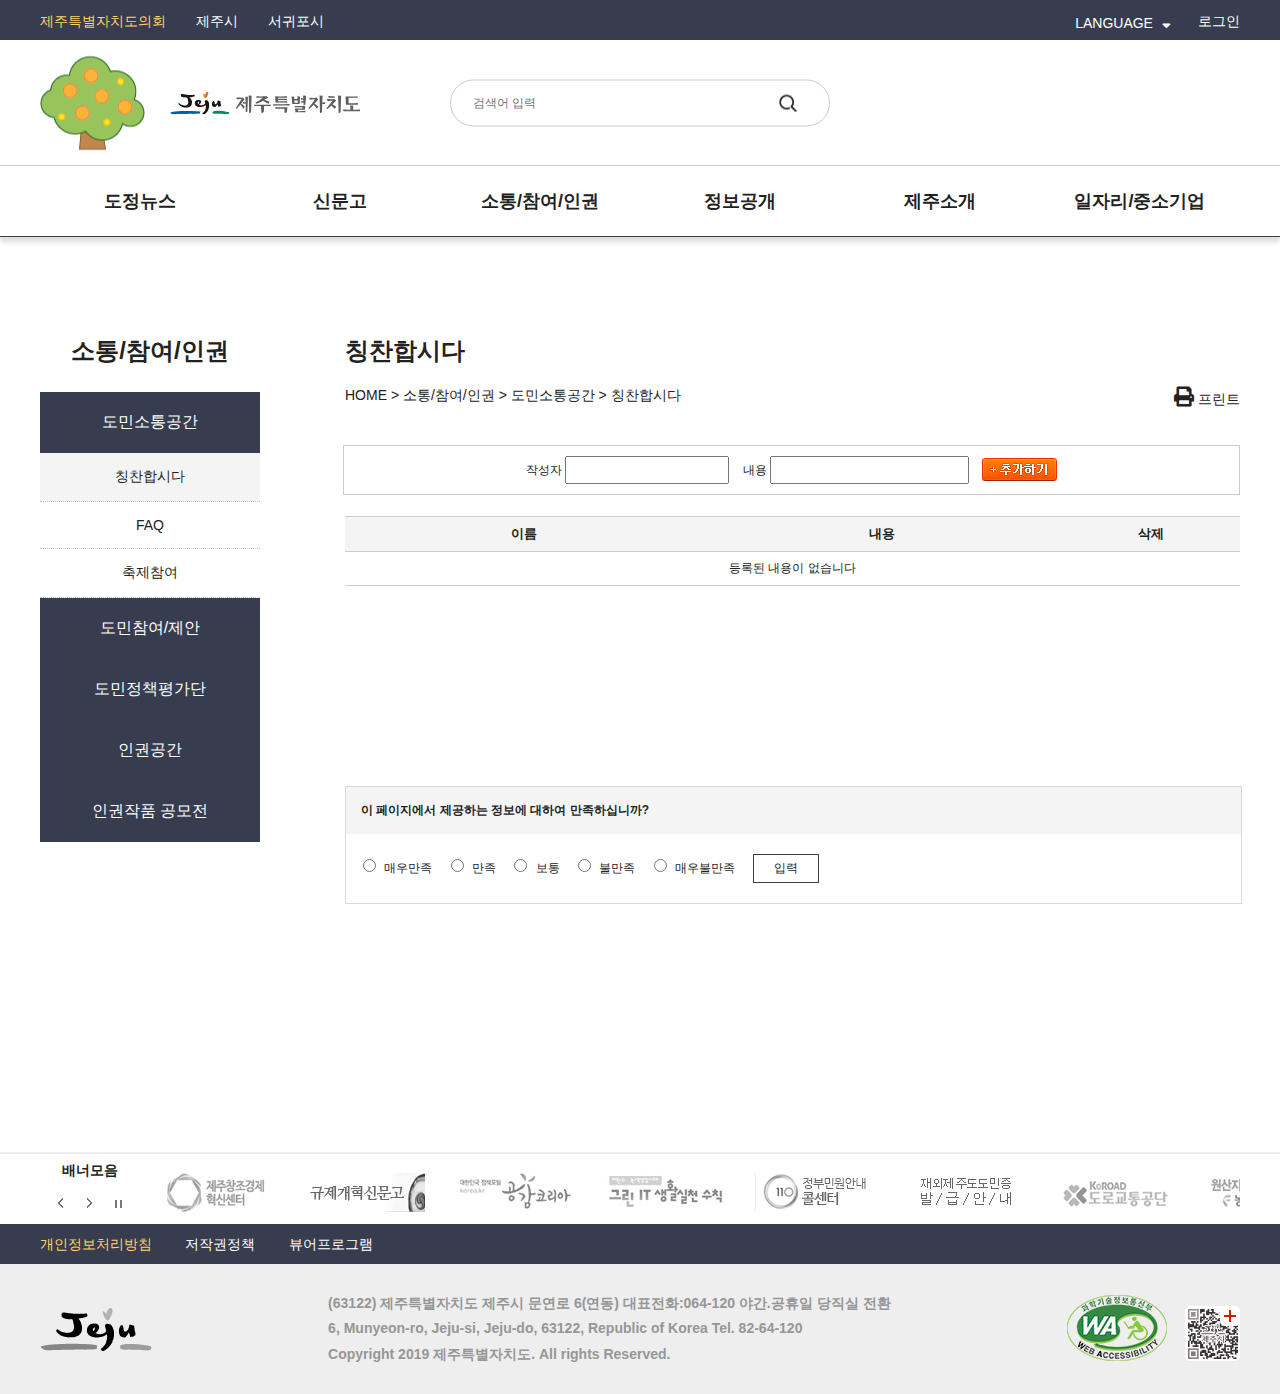
<file: Jeju/html/praise.html>
<!DOCTYPE html>
<html lang="en">

<head>
  <meta charset="UTF-8">
  <meta http-equiv="X-UA-Compatible" content="IE=edge">
  <meta name="viewport" content="width=device-width, initial-scale=1.0">
  <title>칭찬합시다</title>
  <meta property="og:image" content="../img/header/weblogo.svg">
  <link rel="icon" href="../img/header/weblogo.svg">
  <link rel="apple-touch-icon" href="../img/header/weblogo.svg">
  <link rel="stylesheet" href="https://use.fontawesome.com/releases/v5.2.0/css/all.css">
  <link rel="stylesheet" type="text/css" href="../css/reset.css">
  <link rel="stylesheet" type="text/css" href="../css/common.css">
  <link rel="stylesheet" type="text/css" href="../css/header.css">
  <link rel="stylesheet" type="text/css" href="../css/sub/accordion.css">
  <link rel="stylesheet" type="text/css" href="../css/sub/praise.css">
  <link rel="stylesheet" type="text/css" href="../css/footer.css">
</head>

<body>
  <div id="skipMenu">
    <a href="#container">본문바로가기</a>
    <a href="#gnb">주메뉴바로가기</a>
  </div>

  <div id="wrap">
    <header class="headerWrap">
      <div class="navi">
        <nav class="sub_menu">
          <div class="subL">
            <ul>
              <li><a href="javascript:void(0);">제주특별자치도의회</a></li>
              <li><a href="javascript:void(0);">제주시</a></li>
              <li><a href="javascript:void(0);">서귀포시</a></li>
            </ul>
          </div>
          <div  class="subR">
            <ul>
              <li><a href="javascript:void(0);">로그인</a></li>
              <li class="lang_wrap">
                <button class="lang_btn">LANGUAGE <i class="fa-solid fa-sort-down fa"></i></button>
                <div class="lang_sub">
                  <a href="javascript:void(0);">English</a>
                  <a href="javascript:void(0);">日本語</a>
                  <a href="javascript:void(0);">中文</a>
                </div>
              </li>
            </ul>
          </div>
        </nav>
      </div>
      <div class="logoSearch">
        <h1 class="h1_logo"><a href="../main.html"><img src="../img/header/제주도로고.svg" alt="제주도 로고" width="250px" height="50px"></a></h1>
        <div class="site_search">
          <form method="post" name="searchfrm" class="search">
            <input type="text" class="input_val" name="inval" placeholder="  검색어 입력" />
            <input type="submit" value="검색"/>
          </form>
        </div>
        <img src="../img/header/tree.png" alt="" class="tree">
        <div class="mandarin"></div>
      </div>

      <!-- 메뉴 시작 -->
      <nav id="gnb">
        <div class="inner">
          <h2 class="skip">주메뉴</h2>
          <div class="gnb_wrap">
            <ul class="gnbList">
              <!-- 1단 메뉴 -->
              <li class="first">
                <a href="javascript:void(0);">도정뉴스</a>
                <!-- 2단 메뉴 -->
                <div class="gnb2_bg on">
                  <div class="gnb2">
                    <ul>
                      <li><a href="javascript:void(0);">생생제주</a>
                        <!-- 3단 메뉴 -->
                        <ul class="gnb2_ul">
                          <li><a href="javascript:void(0);">영상뉴스</a></li>
                          <li><a href="javascript:void(0);">카드뉴스</a></li>
                          <li><a href="javascript:void(0);">제주정책공감(웹툰)</a></li>
                          <li><a href="javascript:void(0);">행복한 제주이야기</a></li>
                        </ul>
                        <!-- // 3단 메뉴 -->
                      </li>
                      <li><a href="javascript:void(0);">도정소식</a>
                        <ul class="gnb2_ul">
                          <li><a href="javascript:void(0);">새소식</a></li>
                          <li><a href="javascript:void(0);">사이버반상회</a></li>
                          <li><a href="javascript:void(0);">자료실</a></li>
                          <li><a href="javascript:void(0);">영상홍보물</a></li>
                        </ul>
                      </li>
                      <li><a href="javascript:void(0);">보도자료</a>
                        <ul class="gnb2_ul">
                          <li><a href="javascript:void(0);">보도자료</a></li>
                          <li><a href="javascript:void(0);">해명자료</a></li>
                          <li><a href="javascript:void(0);">제주포토뉴스</a></li>
                          <li><a href="javascript:void(0);">유관기관보도자료</a></li>
                        </ul>
                      </li>
                      <li><a href="javascript:void(0);">기타소식</a>
                        <ul class="gnb2_ul">
                          <li><a href="javascript:void(0);">지역소식</a></li>
                          <li><a href="javascript:void(0);">유관기관소식</a></li>
                          <li><a href="javascript:void(0);">청렴소식</a></li>
                          <li><a href="javascript:void(0);">외국인 관련 자료실</a></li>
                        </ul>
                      </li>
                      <li><a href="javascript:void(0);">온라인간행물</a>
                        <ul class="gnb2_ul">
                          <li><a href="javascript:void(0);">전자책</a></li>
                          <li><a href="javascript:void(0);">제주자치도보</a></li>
                          <li><a href="javascript:void(0);">전자관보</a></li>
                          <li><a href="javascript:void(0);">소식지</a></li>
                        </ul>
                      </li>
                    </ul>
                  </div>
                </div>
                <!-- // 2단 메뉴 -->
              </li>
              <li><a href="javascript:void(0);">신문고</a>
                <div class="gnb2_bg">
                  <div class="gnb2">
                    <ul>
                      <li><a href="javascript:void(0);">제주자치도에 바란다</a>
                        <ul class="gnb2_ul">
                          <li><a href="javascript:void(0);">제주자치도에 바란다</a></li>
                        </ul>
                      </li>
                      <li><a href="javascript:void(0);">도지사 핫라인</a>
                        <ul class="gnb2_ul">
                          <li><a href="javascript:void(0);">관광불편민원접수</a></li>
                          <li><a href="javascript:void(0);">공직자비리신고</a></li>
                          <li><a href="javascript:void(0);">공익신고</a></li>
                          <li><a href="javascript:void(0);">궁금합니다</a></li>
                        </ul>
                      </li>
                      <li><a href="javascript:void(0);">신고센터</a>
                        <ul class="gnb2_ul">
                          <li><a href="javascript:void(0);">예산낭비신고센터</a></li>
                          <li><a href="javascript:void(0);">도로이용불편신고</a></li>
                          <li><a href="javascript:void(0);">환경신문고</a></li>
                          <li><a href="javascript:void(0);">안전신문고</a></li>
                        </ul>
                      </li>
                      <li><a href="javascript:void(0);">공무원부조리신고(감사위원회)</a>
                        <ul class="gnb2_ul">
                          <li><a href="javascript:void(0);">지방기업 규제 애로 신고센터</a></li>
                        </ul>
                      </li>
                      <li><a href="javascript:void(0);">국민신문고</a>
                        <ul class="gnb2_ul">
                          <li><a href="javascript:void(0);">국민신문고 제안신청</a></li>
                          <li><a href="javascript:void(0);">국민신문고 공모제안</a></li>
                          <li><a href="javascript:void(0);">국민신문고 나의제안</a></li>
                        </ul>
                      </li>
                      <li><a href="javascript:void(0);">국민신문고</a>
                        <ul class="gnb2_ul">
                          <li><a href="javascript:void(0);">도민건의사항 공개</a></li>
                        </ul>
                      </li>
                    </ul>
                  </div>
                </div>
              </li>
              <li><a href="javascript:void(0);">소통/참여/인권</a>
                <div class="gnb2_bg">
                  <div class="gnb2">
                    <ul>
                      <li><a href="javascript:void(0);">도민소통공간</a>
                        <ul class="gnb2_ul">
                          <li><a href="./praise.html">칭찬합시다</a></li>
                          <li><a href="javascript:void(0);">자유게시판</a></li>
                          <li><a href="javascript:void(0);">사고/팔고</a></li>
                        </ul>
                      </li>
                      <li><a href="javascript:void(0);">도민참여/제안</a>
                        <ul class="gnb2_ul">
                          <li><a href="javascript:void(0);">전자공청회</a></li>
                          <li><a href="javascript:void(0);">정책토론방</a></li>
                          <li><a href="javascript:void(0);">설문조사</a></li>
                          <li><a href="javascript:void(0);">적극행정</a></li>
                        </ul>
                      </li>
                      <li><a href="javascript:void(0);">도민정책평가단</a>
                        <ul class="gnb2_ul">
                          <li><a href="javascript:void(0);">문화관광분과</a></li>
                          <li><a href="javascript:void(0);">도시교통분과</a></li>
                          <li><a href="javascript:void(0);">복지보건분과</a></li>
                          <li><a href="javascript:void(0);">농업기술분과</a></li>
                        </ul>
                      </li>
                    </ul>
                    <ul>
                      <li><a href="javascript:void(0);">인권공간</a>
                        <ul class="gnb2_ul">
                          <li><a href="javascript:void(0);">국내·외 인권동향</a></li>
                          <li><a href="javascript:void(0);">인권위원회</a></li>
                          <li><a href="javascript:void(0);">인권소식</a></li>
                          <li><a href="javascript:void(0);">인권자료</a></li>
                        </ul>
                      </li>
                      <li><a href="javascript:void(0);">인권작품 공모전</a>
                        <ul class="gnb2_ul">
                          <li><a href="javascript:void(0);">2021년 인권작품 공모전 수상작</a></li>
                        </ul>
                      </li>
                    </ul>
                  </div>
                </div>
              </li>
              <li><a href="javascript:void(0);">정보공개</a>
                <div class="gnb2_bg">
                  <div class="gnb2">
                    <ul>
                      <li><a href="javascript:void(0);">정보공개</a>
                        <ul class="gnb2_ul">
                          <li><a href="javascript:void(0);">제도안내</a></li>
                          <li><a href="javascript:void(0);">정보목록</a></li>
                          <li><a href="javascript:void(0);">사전정보공표</a></li>
                          <li><a href="javascript:void(0);">자료실</a></li>
                        </ul>
                      </li>
                      <li><a href="javascript:void(0);">공공데이터</a>
                        <ul class="gnb2_ul">
                          <li><a href="javascript:void(0);">자치법규</a></li>
                          <li><a href="javascript:void(0);">행정심판</a></li>
                          <li><a href="javascript:void(0);">판례 및 사건정보</a></li>
                          <li><a href="javascript:void(0);">소송정보</a></li>
                        </ul>
                      </li>
                      <li><a href="javascript:void(0);">법무정보</a>
                        <ul class="gnb2_ul">
                          <li><a href="javascript:void(0);">자치법규</a></li>
                          <li><a href="javascript:void(0);">행정심판</a></li>
                          <li><a href="javascript:void(0);">판례 및 사건정보</a></li>
                          <li><a href="javascript:void(0);">소송정보</a></li>
                        </ul>
                      </li>
                      <li><a href="javascript:void(0);">행정정보</a>
                        <ul class="gnb2_ul">
                          <li><a href="javascript:void(0);">행정운영위원회</a></li>
                          <li><a href="javascript:void(0);">행정규제개혁</a></li>
                          <li><a href="javascript:void(0);">인사운영통계</a></li>
                          <li><a href="javascript:void(0);">조직정보 공개</a></li>
                        </ul>
                      </li>
                      <li><a href="javascript:void(0);">제주통계포털</a>
                        <ul class="gnb2_ul">
                          <li><a href="javascript:void(0);">주요지표</a></li>
                          <li><a href="javascript:void(0);">통계DB</a></li>
                          <li><a href="javascript:void(0);">통계보고서</a></li>
                          <li><a href="javascript:void(0);">통계소식</a></li>
                        </ul>
                      </li>
                      <li><a href="javascript:void(0);">종합민원</a>
                        <ul class="gnb2_ul">
                          <li><a href="javascript:void(0);">여권발급안내</a></li>
                          <li><a href="javascript:void(0);">무인민원발급안내</a></li>
                          <li><a href="javascript:void(0);">온라인민원상담</a></li>
                          <li><a href="javascript:void(0);">인터넷민원발급(정부24)</a></li>
                        </ul>
                      </li>
                    </ul>
                  </div>
                </div>
              </li>
              <li><a href="javascript:void(0);">제주소개</a>
                <div class="gnb2_bg">
                  <div class="gnb2">
                    <ul>
                      <li><a href="javascript:void(0);">도청안내</a>
                        <ul class="gnb2_ul">
                          <li><a href="javascript:void(0);">조직도</a></li>
                          <li><a href="javascript:void(0);">부서별연락처</a></li>
                          <li><a href="javascript:void(0);">찾아오시는 길</a></li>
                        </ul>
                      </li>
                      <li><a href="javascript:void(0);">제주소개 및 상징</a>
                        <ul class="gnb2_ul">
                          <li><a href="javascript:void(0);">심벌마크</a></li>
                          <li><a href="javascript:void(0);">도민헌장</a></li>
                          <li><a href="javascript:void(0);">역대 제주도지사</a></li>
                        </ul>
                      </li>
                      <li><a href="javascript:void(0);">제주의 국제교류</a>
                        <ul class="gnb2_ul">
                          <li><a href="javascript:void(0);">국제교류현황</a></li>
                          <li><a href="javascript:void(0);">자매결연도시</a></li>
                          <li><a href="javascript:void(0);">우호교류지역</a></li>
                        </ul>
                      </li>
                      <li><a href="javascript:void(0);">세계평화의 섬 제주</a>
                        <ul class="gnb2_ul">
                          <li><a href="javascript:void(0);">자료실</a></li>
                          <li><a href="javascript:void(0);">갤러리</a></li>
                        </ul>
                      </li>
                      <li><a href="javascript:void(0);">재외제주인</a>
                        <ul class="gnb2_ul">
                          <li><a href="javascript:void(0);">재외도민증 신청</a></li>
                          <li><a href="javascript:void(0);">재외도민증 발급 현황</a></li>
                          <li><a href="javascript:void(0);">재외제주인 발자취</a></li>
                        </ul>
                      </li>
                      <li><a href="javascript:void(0);">제주정착정보</a>
                        <ul class="gnb2_ul">
                          <li><a href="javascript:void(0);">제주생활길잡이</a></li>
                          <li><a href="javascript:void(0);">정착지원사업</a></li>
                          <li><a href="javascript:void(0);">공지사항</a></li>
                        </ul>
                      </li>
                    </ul>
                  </div>
                </div>
              </li>
              <li><a href="javascript:void(0);">일자리/중소기업</a>
                <div class="gnb2_bg">
                  <div class="gnb2">
                    <ul>
                      <li><a href="javascript:void(0);">시험·채용정보</a>
                        <ul class="gnb2_ul">
                          <li><a href="javascript:void(0);">지방공문원</a></li>
                          <li><a href="javascript:void(0);">소방공무원</a></li>
                          <li><a href="javascript:void(0);">자치경찰</a></li>
                        </ul>
                      </li>
                      <li><a href="javascript:void(0);">민간 채용정보</a>
                        <ul class="gnb2_ul">
                          <li><a href="javascript:void(0);">제주워크넷</a></li>
                          <li><a href="javascript:void(0);">일자리관련 사이트</a></li>
                          <li><a href="javascript:void(0);">여성새로일하기센터</a></li>
                        </ul>
                      </li>
                      <li><a href="javascript:void(0);">교육·훈련 정보</a>
                        <ul class="gnb2_ul">
                          <li><a href="javascript:void(0);">알림마당</a></li>
                          <li><a href="javascript:void(0);">제주더큰내일센터</a></li>
                          <li><a href="javascript:void(0);">직원훈련포탈(HRD-net)</a></li>
                        </ul>
                      </li>
                      <li><a href="javascript:void(0);">소상공인·기업지원</a>
                        <ul class="gnb2_ul">
                          <li><a href="javascript:void(0);">코로나19 극복 지원정책</a></li>
                          <li><a href="javascript:void(0);">창업넷</a></li>
                          <li><a href="javascript:void(0);">창업진흥원</a></li>
                        </ul>
                      </li>
                      <li><a href="javascript:void(0);">일자리지원정책</a>
                        <ul class="gnb2_ul">
                          <li><a href="javascript:void(0);">알림마당</a></li>
                          <li><a href="javascript:void(0);">관련기관 사이트</a></li>
                        </ul>
                      </li>
                    </ul>
                  </div>
                </div>
              </li>
            </ul>
          </div>
        </div>
      </nav>
      <!-- 메뉴 끝 -->
    </header>    <div class="clearfix praise_wrap">
      <!-- 아코디언 메뉴 시작 -->
      <div class="accordion_wrap">
        <h2 class="acco_h2">소통/참여/인권</h2>
        <dl class="sub_left_navi">
          <dt class="acco_title">도민소통공간</dt>
          <dd class="acco_sub">
            <ul>
              <li class="acco_li acco_praise"><a href="./praise.html">칭찬합시다</a></li>
              <li class="acco_li"><a href="./FAQ.html">FAQ</a></li>
              <li class="acco_li"><a href="./festival.html">축제참여</a></li>
            </ul>
          </dd>
          <dt class="acco_title">도민참여/제안</dt>
          <dd class="acco_sub">
            <ul>
              <li class="acco_li"><a href="javascript:void(0);">전자공청회</a></li>
              <li class="acco_li"><a href="javascript:void(0);">정책토론방</a></li>
              <li class="acco_li"><a href="javascript:void(0);">설문조사</a></li>
              <li class="acco_li"><a href="javascript:void(0);">적극행정</a></li>
            </ul>
          </dd>
          <dt class="acco_title on">도민정책평가단</dt>
          <dd class="acco_sub">
            <ul>
              <li class="acco_li"><a href="javascript:void(0);">문화관광분과</a></li>
              <li class="acco_li"><a href="javascript:void(0);">도시교통분과</a></li>
              <li class="acco_li"><a href="javascript:void(0);">복지보건분과</a></li>
              <li class="acco_li"><a href="javascript:void(0);">농업기술분과</a></li>
            </ul>
          </dd>
          <dt class="acco_title">인권공간</dt>
          <dd class="acco_sub">
            <ul>
              <li class="acco_li"><a href="javascript:void(0);">국내·외 인권동향</a></li>
              <li class="acco_li"><a href="javascript:void(0);">인권위원회</a></li>
              <li class="acco_li"><a href="javascript:void(0);">인권소식</a></li>
              <li class="acco_li"><a href="javascript:void(0);">인권자료</a></li>
            </ul>
          </dd>
          <dt class="acco_title">인권작품 공모전</dt>
          <dd class="acco_sub">
            <ul>
              <li class="acco_li"><a href="javascript:void(0);">2021년 인권작품 공모전 수상작</a></li>
            </ul>
          </dd>
        </dl>
      </div>
      <!-- 아코디언 메뉴 끝 -->
      <section class="clearfix praise">
        <h2 class="sub_h2">칭찬합시다</h2>
        <ul class="location">
          <li><a href="javascript:void(0);">HOME</a></li>
          <li>></li>
          <li><a href="javascript:void(0);">소통/참여/인권</a></li>
          <li>></li>
          <li><a href="javascript:void(0);">도민소통공간</a></li>
          <li>></li>
          <li><a href="./praise.html">칭찬합시다</a></li>
          <div class="print"><i class="fa-solid fa-print fa"></i> 프린트</div>
        </ul>

        <form action="" method="post" name="frm" class="praise_form">
          <label for="mem_name">작성자</label>
          <input type="text" id="mem_name" class="praise_input" name="userName" maxlength="10" size="15" />
          <label for="mem_txt">내용</label>
          <input type="text" id="mem_txt" class="praise_input" name="userText" maxlength="11" size="20" />
          <a href="javascript:void(0);" class="addBtn"><img src="../img/sub/btn_add.gif" alt=""></a>
        </form>
        <table id="addressList" class="praise_table noData">
          <caption class="praise_caption">내용</caption>
          <colgroup>
            <col width="40%"/>
            <col width="40%"/>
            <col width="20%"/>
          </colgroup>
          <thead>
            <tr>
              <th scope="col" class="praise_th">이름</th>
              <th scope="col" class="praise_th">내용</th>
              <th scope="col" class="praise_th">삭제</th>
            </tr>
          </thead>
          <tbody>
            <tr>
              <td colspan="3">등록된 내용이 없습니다</td>
            </tr>
          </tbody>
        </table>

        <div class="score">
          <div class="score_info">이 페이지에서 제공하는 정보에 대하여 만족하십니까?</div>
          <form class="satisfy_form">
            <fieldset class="score_fieldset">
              <legend>이 페이지에서 제공하는 정보에 대하여 만족하십니까?</legend>
              <input type="radio" id="satisfy1" name="score">
              <label for="satisfy1">매우만족</label>
              <input type="radio" id="satisfy2" name="score">
              <label for="satisfy2">만족</label>
              <input type="radio" id="satisfy3" name="score">
              <label for="satisfy3">보통</label>
              <input type="radio" id="satisfy4" name="score">
              <label for="satisfy4">불만족</label>
              <input type="radio" id="satisfy5" name="score">
              <label for="satisfy5">매우불만족</label>
              <input type="submit" value="입력" class="score_submit">
            </fieldset>
          </form>
        </div>
      </section>
    </div>
    <footer>
      <div class="ft_banner_wrap">
        <h3 class="ft_banner_h3">배너모음</h3>
        <div class="ft_bannerList">
          <ul class="ft_banner">
            <li><a href="javascript:void(0);" target="_blank"><img src="../img/footer/footer_1.jpg" alt="제주창조경제혁신센터"></a></li>
            <li><a href="javascript:void(0);" target="_blank"><img src="../img/footer/footer_2.jpg" alt="규제개혁신문고"></a></li>
            <li><a href="javascript:void(0);" target="_blank"><img src="../img/footer/footer_3.jpg" alt="곰감코리아"></a></li>
            <li><a href="javascript:void(0);" target="_blank"><img src="../img/footer/footer_4.jpg" alt="그린IT 생활실천수칙"></a></li>
            <li><a href="javascript:void(0);" target="_blank"><img src="../img/footer/footer_5.jpg" alt="정부민원안내 콜센터 110"></a></li>
            <li><a href="javascript:void(0);" target="_blank"><img src="../img/footer/footer_6.jpg" alt="재외제주도민증 발/급/안/내"></a></li>
            <li><a href="javascript:void(0);" target="_blank"><img src="../img/footer/footer_7.jpg" alt="도로교통수단"></a></li>
            <li><a href="javascript:void(0);" target="_blank"><img src="../img/footer/footer_8.jpg" alt="원산지 표시위반자 공표 농림수산식품부"></a></li>
            <li><a href="javascript:void(0);" target="_blank"><img src="../img/footer/footer_9.jpg" alt="함께 만드는 복지"></a></li>
            <li><a href="javascript:void(0);" target="_blank"><img src="../img/footer/footer_10.jpg" alt="한국인터넷진흥원 KISA"></a></li>
            <li><a href="javascript:void(0);" target="_blank"><img src="../img/footer/footer_11.jpg" alt="도로명주소안내"></a></li>
          </ul>
        </div>
        <div class="ft_btn">
          <a href="javascript:void(0);" class="ft_prevBtn"><img src="../img/footer/footer_left.gif" alt="왼쪽으로 이동"></a>
          <a href="javascript:void(0);" class="ft_nextBtn"><img src="../img/footer/footer_right.gif" alt="오른쪽으로 이동"></a>
          <a href="javascript:void(0);" class="ft_playBtn"><img src="../img/footer/footer_play.gif" alt="재생"></a>
          <a href="javascript:void(0);" class="ft_stopBtn"><img src="../img/footer/footer_stop.gif" alt="멈춤"></a>
        </div>
      </div>
      <div class="fnb">
        <div class="fnb_wrap">
          <a href="javascript:void(0);">개인정보처리방침</a>
          <a href="javascript:void(0);">저작권정책</a>
          <a href="javascript:void(0);">뷰어프로그램</a>
        </div>
      </div>
      <div class="address_wrap">
        <div class="address_inner">
          <div class="footer_logo"><img src="../img/footer/제주도로고2.png" alt="제주도 로고"></div>
          <div class="footer_txt">
            <address>
              (63122) 제주특별자치도 제주시 문연로 6(연동) 대표전화:064-120 야간.공휴일 당직실 전환<br />
              6, Munyeon-ro, Jeju-si, Jeju-do, 63122, Republic of Korea Tel. 82-64-120
            </address>
            <p>Copyright 2019 제주특별자치도. All rights Reserved.</p>
          </div>
          <div>
            <img src="../img/footer/100.png" alt="웹접근성마크" class="wa">
            <img src="../img/footer/jejusiQR.png" alt="제주도QR">
          </div>
        </div>
      </div>
    </footer>
  </div>
</body>
<script src="https://code.jquery.com/jquery-1.12.4.min.js"></script>
<script src="../js/header.js"></script>
<script src="../js/accordion.js"></script>
<script src="../js/subpage.js"></script>
<script src="../js/footer.js"></script>

</html>
</file>
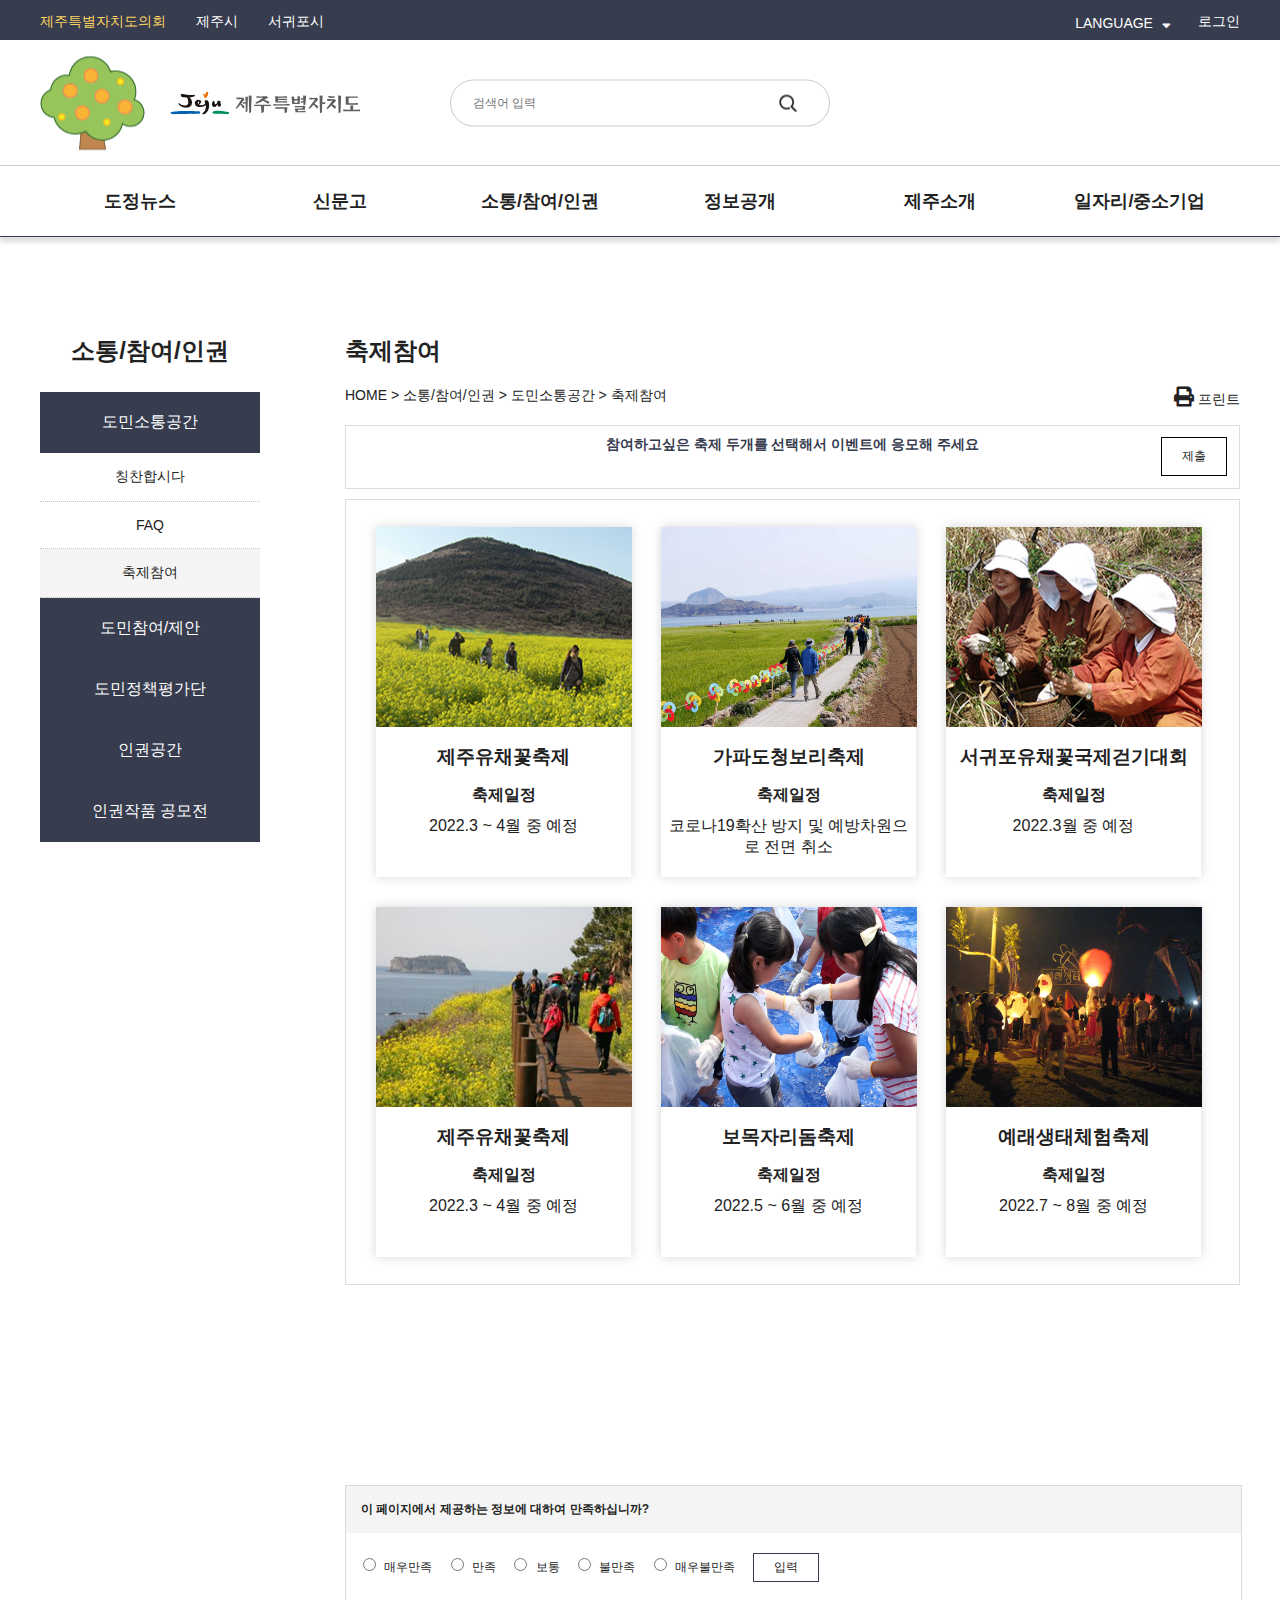
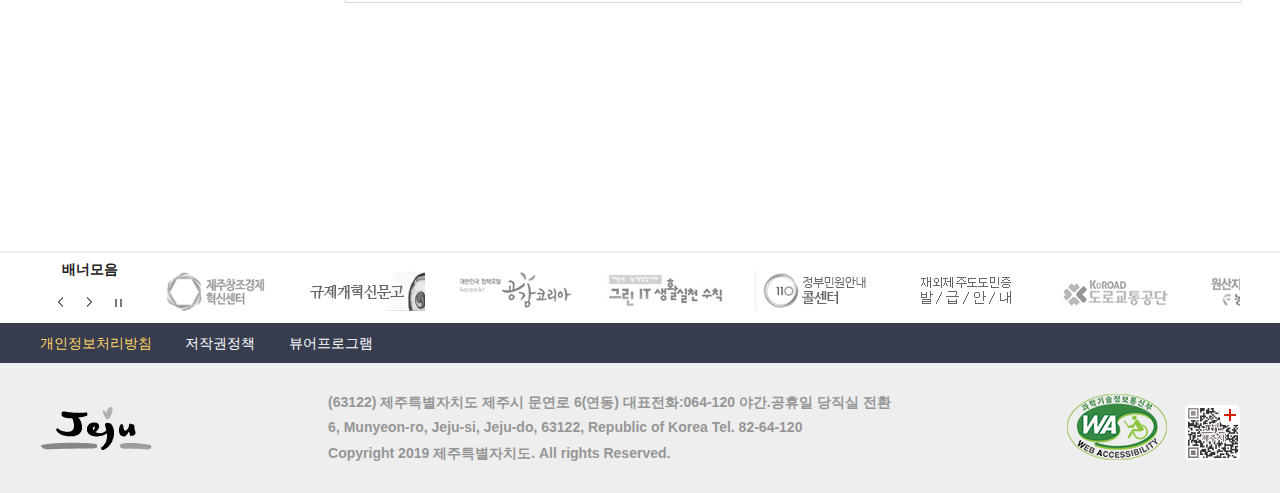
<file: Jeju/html/축제참여.html>
<!DOCTYPE html>
<html lang="ko">
<head>
  <meta charset="UTF-8">
  <meta http-equiv="X-UA-Compatible" content="IE=edge">
  <meta name="viewport" content="width=device-width, initial-scale=1.0">
  <title>축제참여</title>
  <link rel="shortcut icon" type="image/x-icon" href="../img/header/제주도.jpg">
  <link rel="stylesheet" href="https://use.fontawesome.com/releases/v5.2.0/css/all.css">
  <link rel="stylesheet" type="text/css" href="../css/reset.css">
  <link rel="stylesheet" type="text/css" href="../css/common.css">
  <link rel="stylesheet" type="text/css" href="../css/header.css">
  <link rel="stylesheet" type="text/css" href="../css/sub/accordion.css">
  <link rel="stylesheet" type="text/css" href="../css/sub/festival.css">
  <link rel="stylesheet" type="text/css" href="../css/footer.css">
</head>

<body>
  <div id="skipMenu">
    <a href="#container">본문바로가기</a>
    <a href="#gnb">주메뉴바로가기</a>
  </div>

  <div id="wrap">
    <header class="headerWrap">
      <div class="navi">
        <nav class="sub_menu">
          <div class="subL">
            <ul>
              <li><a href="javascript:void(0);">제주특별자치도의회</a></li>
              <li><a href="javascript:void(0);">제주시</a></li>
              <li><a href="javascript:void(0);">서귀포시</a></li>
            </ul>
          </div>
          <div class="subR">
            <ul>
              <li><a href="javascript:void(0);">로그인</a></li>
              <li class="lang_wrap">
                <button class="lang_btn">LANGUAGE <i class="fa-solid fa-sort-down fa"></i></button>
                <div class="lang_sub">
                  <a href="javascript:void(0);">English</a>
                  <a href="javascript:void(0);">日本語</a>
                  <a href="javascript:void(0);">中文</a>
                </div>
              </li>
            </ul>
          </div>
        </nav>
      </div>
      <div class="logoSearch">
        <h1 class="h1_logo"><a href="./main.html"><img src="../img/header/제주도로고.svg" alt="제주도 로고" width="250px" height="50px"></a>
        </h1>
        <div class="site_search">
          <form method="post" name="searchfrm" class="search">
            <input type="text" class="input_val" name="inval" placeholder="  검색어 입력" />
            <input type="submit" value="검색" />
          </form>
        </div>
        <img src="../img/header/tree.png" alt="" class="tree">
        <div class="mandarin"></div>
      </div>

      <!-- 메뉴 시작 -->
      <nav id="gnb">
        <div class="inner">
          <h2 class="skip">주메뉴</h2>
          <div class="gnb_wrap">
            <ul class="gnbList">
              <!-- 1단 메뉴 -->
              <!-- main_menu -->
              <li class="first">
                <a href="javascript:void(0);">도정뉴스</a>
                <!-- 2단 메뉴 -->
                <!-- depth2 -->
                <div class="gnb2_bg on">
                  <div class="gnb2">
                    <ul>
                      <li><a href="javascript:void(0);">생생제주</a>
                        <!-- 3단 메뉴 -->
                        <!-- depth3 -->
                        <ul class="gnb2_ul">
                          <li><a href="javascript:void(0);">영상뉴스</a></li>
                          <li><a href="javascript:void(0);">카드뉴스</a></li>
                          <li><a href="javascript:void(0);">제주정책공감(웹툰)</a></li>
                          <li><a href="javascript:void(0);">행복한 제주이야기</a></li>
                        </ul>
                        <!-- // 3단 메뉴 -->
                        <!-- // depth3 -->
                      </li>
                      <li><a href="javascript:void(0);">도정소식</a>
                        <ul class="gnb2_ul">
                          <li><a href="javascript:void(0);">새소식</a></li>
                          <li><a href="javascript:void(0);">사이버반상회</a></li>
                          <li><a href="javascript:void(0);">자료실</a></li>
                          <li><a href="javascript:void(0);">영상홍보물</a></li>
                        </ul>
                      </li>
                      <li><a href="javascript:void(0);">보도자료</a>
                        <ul class="gnb2_ul">
                          <li><a href="javascript:void(0);">보도자료</a></li>
                          <li><a href="javascript:void(0);">해명자료</a></li>
                          <li><a href="javascript:void(0);">제주포토뉴스</a></li>
                          <li><a href="javascript:void(0);">유관기관보도자료</a></li>
                        </ul>
                      </li>
                      <li><a href="javascript:void(0);">기타소식</a>
                        <ul class="gnb2_ul">
                          <li><a href="javascript:void(0);">지역소식</a></li>
                          <li><a href="javascript:void(0);">유관기관소식</a></li>
                          <li><a href="javascript:void(0);">청렴소식</a></li>
                          <li><a href="javascript:void(0);">외국인 관련 자료실</a></li>
                        </ul>
                      </li>
                      <li><a href="javascript:void(0);">온라인간행물</a>
                        <ul class="gnb2_ul">
                          <li><a href="javascript:void(0);">전자책</a></li>
                          <li><a href="javascript:void(0);">제주자치도보</a></li>
                          <li><a href="javascript:void(0);">전자관보</a></li>
                          <li><a href="javascript:void(0);">소식지</a></li>
                        </ul>
                      </li>
                    </ul>
                  </div>
                </div>
                <!-- // 2단 메뉴 -->
                <!-- // depth2 -->
              </li>
              <li><a href="javascript:void(0);">신문고</a>
                <div class="gnb2_bg">
                  <div class="gnb2">
                    <ul>
                      <li><a href="javascript:void(0);">제주자치도에 바란다</a>
                        <ul class="gnb2_ul">
                          <li><a href="javascript:void(0);">제주자치도에 바란다</a></li>
                        </ul>
                      </li>
                      <li><a href="javascript:void(0);">도지사 핫라인</a>
                        <ul class="gnb2_ul">
                          <li><a href="javascript:void(0);">관광불편민원접수</a></li>
                          <li><a href="javascript:void(0);">공직자비리신고</a></li>
                          <li><a href="javascript:void(0);">공익신고</a></li>
                          <li><a href="javascript:void(0);">궁금합니다</a></li>
                        </ul>
                      </li>
                      <li><a href="javascript:void(0);">신고센터</a>
                        <ul class="gnb2_ul">
                          <li><a href="javascript:void(0);">예산낭비신고센터</a></li>
                          <li><a href="javascript:void(0);">도로이용불편신고</a></li>
                          <li><a href="javascript:void(0);">환경신문고</a></li>
                          <li><a href="javascript:void(0);">안전신문고</a></li>
                        </ul>
                      </li>
                      <li><a href="javascript:void(0);">공무원부조리신고(감사위원회)</a>
                        <ul class="gnb2_ul">
                          <li><a href="javascript:void(0);">지방기업 규제 애로 신고센터</a></li>
                        </ul>
                      </li>
                      <li><a href="javascript:void(0);">국민신문고</a>
                        <ul class="gnb2_ul">
                          <li><a href="javascript:void(0);">국민신문고 제안신청</a></li>
                          <li><a href="javascript:void(0);">국민신문고 공모제안</a></li>
                          <li><a href="javascript:void(0);">국민신문고 나의제안</a></li>
                        </ul>
                      </li>
                      <li><a href="javascript:void(0);">국민신문고</a>
                        <ul class="gnb2_ul">
                          <li><a href="javascript:void(0);">도민건의사항 공개</a></li>
                        </ul>
                      </li>
                    </ul>
                  </div>
                </div>
              </li>
              <li><a href="javascript:void(0);">소통/참여/인권</a>
                <div class="gnb2_bg">
                  <div class="gnb2">
                    <ul>
                      <li><a href="javascript:void(0);">도민소통공간</a>
                        <ul class="gnb2_ul">
                          <li><a href="./칭찬합시다.html">칭찬합시다</a></li>
                          <li><a href="./FAQ.html">FAQ</a></li>
                          <li><a href="./축제참여.html">축제참여</a></li>
                        </ul>
                      </li>
                      <li><a href="javascript:void(0);">도민참여/제안</a>
                        <ul class="gnb2_ul">
                          <li><a href="javascript:void(0);">전자공청회</a></li>
                          <li><a href="javascript:void(0);">정책토론방</a></li>
                          <li><a href="javascript:void(0);">설문조사</a></li>
                          <li><a href="javascript:void(0);">적극행정</a></li>
                        </ul>
                      </li>
                      <li><a href="javascript:void(0);">도민정책평가단</a>
                        <ul class="gnb2_ul">
                          <li><a href="javascript:void(0);">문화관광분과</a></li>
                          <li><a href="javascript:void(0);">도시교통분과</a></li>
                          <li><a href="javascript:void(0);">복지보건분과</a></li>
                          <li><a href="javascript:void(0);">농업기술분과</a></li>
                        </ul>
                      </li>
                    </ul>
                    <ul>
                      <li><a href="javascript:void(0);">인권공간</a>
                        <ul class="gnb2_ul">
                          <li><a href="javascript:void(0);">국내·외 인권동향</a></li>
                          <li><a href="javascript:void(0);">인권위원회</a></li>
                          <li><a href="javascript:void(0);">인권소식</a></li>
                          <li><a href="javascript:void(0);">인권자료</a></li>
                        </ul>
                      </li>
                      <li><a href="javascript:void(0);">인권작품 공모전</a>
                        <ul class="gnb2_ul">
                          <li><a href="javascript:void(0);">2021년 인권작품 공모전 수상작</a></li>
                        </ul>
                      </li>
                    </ul>
                  </div>
                </div>
              </li>
              <li><a href="javascript:void(0);">정보공개</a>
                <div class="gnb2_bg">
                  <div class="gnb2">
                    <ul>
                      <li><a href="javascript:void(0);">정보공개</a>
                        <ul class="gnb2_ul">
                          <li><a href="javascript:void(0);">제도안내</a></li>
                          <li><a href="javascript:void(0);">정보목록</a></li>
                          <li><a href="javascript:void(0);">사전정보공표</a></li>
                          <li><a href="javascript:void(0);">자료실</a></li>
                        </ul>
                      </li>
                      <li><a href="javascript:void(0);">공공데이터</a>
                        <ul class="gnb2_ul">
                          <li><a href="javascript:void(0);">자치법규</a></li>
                          <li><a href="javascript:void(0);">행정심판</a></li>
                          <li><a href="javascript:void(0);">판례 및 사건정보</a></li>
                          <li><a href="javascript:void(0);">소송정보</a></li>
                        </ul>
                      </li>
                      <li><a href="javascript:void(0);">법무정보</a>
                        <ul class="gnb2_ul">
                          <li><a href="javascript:void(0);">자치법규</a></li>
                          <li><a href="javascript:void(0);">행정심판</a></li>
                          <li><a href="javascript:void(0);">판례 및 사건정보</a></li>
                          <li><a href="javascript:void(0);">소송정보</a></li>
                        </ul>
                      </li>
                      <li><a href="javascript:void(0);">행정정보</a>
                        <ul class="gnb2_ul">
                          <li><a href="javascript:void(0);">행정운영위원회</a></li>
                          <li><a href="javascript:void(0);">행정규제개혁</a></li>
                          <li><a href="javascript:void(0);">인사운영통계</a></li>
                          <li><a href="javascript:void(0);">조직정보 공개</a></li>
                        </ul>
                      </li>
                      <li><a href="javascript:void(0);">제주통계포털</a>
                        <ul class="gnb2_ul">
                          <li><a href="javascript:void(0);">주요지표</a></li>
                          <li><a href="javascript:void(0);">통계DB</a></li>
                          <li><a href="javascript:void(0);">통계보고서</a></li>
                          <li><a href="javascript:void(0);">통계소식</a></li>
                        </ul>
                      </li>
                      <li><a href="javascript:void(0);">종합민원</a>
                        <ul class="gnb2_ul">
                          <li><a href="javascript:void(0);">여권발급안내</a></li>
                          <li><a href="javascript:void(0);">무인민원발급안내</a></li>
                          <li><a href="javascript:void(0);">온라인민원상담</a></li>
                          <li><a href="javascript:void(0);">인터넷민원발급(정부24)</a></li>
                        </ul>
                      </li>
                    </ul>
                  </div>
                </div>
              </li>
              <li><a href="javascript:void(0);">제주소개</a>
                <div class="gnb2_bg">
                  <div class="gnb2">
                    <ul>
                      <li><a href="javascript:void(0);">도청안내</a>
                        <ul class="gnb2_ul">
                          <li><a href="javascript:void(0);">조직도</a></li>
                          <li><a href="javascript:void(0);">부서별연락처</a></li>
                          <li><a href="javascript:void(0);">찾아오시는 길</a></li>
                        </ul>
                      </li>
                      <li><a href="javascript:void(0);">제주소개 및 상징</a>
                        <ul class="gnb2_ul">
                          <li><a href="javascript:void(0);">심벌마크</a></li>
                          <li><a href="javascript:void(0);">도민헌장</a></li>
                          <li><a href="javascript:void(0);">역대 제주도지사</a></li>
                        </ul>
                      </li>
                      <li><a href="javascript:void(0);">제주의 국제교류</a>
                        <ul class="gnb2_ul">
                          <li><a href="javascript:void(0);">국제교류현황</a></li>
                          <li><a href="javascript:void(0);">자매결연도시</a></li>
                          <li><a href="javascript:void(0);">우호교류지역</a></li>
                        </ul>
                      </li>
                      <li><a href="javascript:void(0);">세계평화의 섬 제주</a>
                        <ul class="gnb2_ul">
                          <li><a href="javascript:void(0);">자료실</a></li>
                          <li><a href="javascript:void(0);">갤러리</a></li>
                        </ul>
                      </li>
                      <li><a href="javascript:void(0);">재외제주인</a>
                        <ul class="gnb2_ul">
                          <li><a href="javascript:void(0);">재외도민증 신청</a></li>
                          <li><a href="javascript:void(0);">재외도민증 발급 현황</a></li>
                          <li><a href="javascript:void(0);">재외제주인 발자취</a></li>
                        </ul>
                      </li>
                      <li><a href="javascript:void(0);">제주정착정보</a>
                        <ul class="gnb2_ul">
                          <li><a href="javascript:void(0);">제주생활길잡이</a></li>
                          <li><a href="javascript:void(0);">정착지원사업</a></li>
                          <li><a href="javascript:void(0);">공지사항</a></li>
                        </ul>
                      </li>
                    </ul>
                  </div>
                </div>
              </li>
              <li><a href="javascript:void(0);">일자리/중소기업</a>
                <div class="gnb2_bg">
                  <div class="gnb2">
                    <ul>
                      <li><a href="javascript:void(0);">시험·채용정보</a>
                        <ul class="gnb2_ul">
                          <li><a href="javascript:void(0);">지방공문원</a></li>
                          <li><a href="javascript:void(0);">소방공무원</a></li>
                          <li><a href="javascript:void(0);">자치경찰</a></li>
                        </ul>
                      </li>
                      <li><a href="javascript:void(0);">민간 채용정보</a>
                        <ul class="gnb2_ul">
                          <li><a href="javascript:void(0);">제주워크넷</a></li>
                          <li><a href="javascript:void(0);">일자리관련 사이트</a></li>
                          <li><a href="javascript:void(0);">여성새로일하기센터</a></li>
                        </ul>
                      </li>
                      <li><a href="javascript:void(0);">교육·훈련 정보</a>
                        <ul class="gnb2_ul">
                          <li><a href="javascript:void(0);">알림마당</a></li>
                          <li><a href="javascript:void(0);">제주더큰내일센터</a></li>
                          <li><a href="javascript:void(0);">직원훈련포탈(HRD-net)</a></li>
                        </ul>
                      </li>
                      <li><a href="javascript:void(0);">소상공인·기업지원</a>
                        <ul class="gnb2_ul">
                          <li><a href="javascript:void(0);">코로나19 극복 지원정책</a></li>
                          <li><a href="javascript:void(0);">창업넷</a></li>
                          <li><a href="javascript:void(0);">창업진흥원</a></li>
                        </ul>
                      </li>
                      <li><a href="javascript:void(0);">일자리지원정책</a>
                        <ul class="gnb2_ul">
                          <li><a href="javascript:void(0);">알림마당</a></li>
                          <li><a href="javascript:void(0);">관련기관 사이트</a></li>
                        </ul>
                      </li>
                    </ul>
                  </div>
                </div>
              </li>
            </ul>
          </div>
        </div>
      </nav>
      <!-- 메뉴 끝 -->
    </header>

    <div class="clearfix faq_wrap">
      <!-- 아코디언 메뉴 시작 -->
      <div class="accordion_wrap">
        <h2 class="acco_h2">소통/참여/인권</h2>
        <dl class="sub_left_navi">
          <dt class="acco_title">도민소통공간</dt>
          <dd class="acco_sub">
            <ul>
              <li class="acco_li"><a href="./칭찬합시다.html">칭찬합시다</a></li>
              <li class="acco_li"><a href="./FAQ.html">FAQ</a></li>
              <li class="acco_li acco_festival"><a href="./축제참여.html">축제참여</a></li>
            </ul>
          </dd>
          <dt class="acco_title">도민참여/제안</dt>
          <dd class="acco_sub">
            <ul>
              <li class="acco_li"><a href="javascript:void(0);">전자공청회</a></li>
              <li class="acco_li"><a href="javascript:void(0);">정책토론방</a></li>
              <li class="acco_li"><a href="javascript:void(0);">설문조사</a></li>
              <li class="acco_li"><a href="javascript:void(0);">적극행정</a></li>
            </ul>
          </dd>
          <dt class="acco_title on">도민정책평가단</dt>
          <dd class="acco_sub">
            <ul>
              <li class="acco_li"><a href="javascript:void(0);">문화관광분과</a></li>
              <li class="acco_li"><a href="javascript:void(0);">도시교통분과</a></li>
              <li class="acco_li"><a href="javascript:void(0);">복지보건분과</a></li>
              <li class="acco_li"><a href="javascript:void(0);">농업기술분과</a></li>
            </ul>
          </dd>
          <dt class="acco_title">인권공간</dt>
          <dd class="acco_sub">
            <ul>
              <li class="acco_li"><a href="javascript:void(0);">국내·외 인권동향</a></li>
              <li class="acco_li"><a href="javascript:void(0);">인권위원회</a></li>
              <li class="acco_li"><a href="javascript:void(0);">인권소식</a></li>
              <li class="acco_li"><a href="javascript:void(0);">인권자료</a></li>
            </ul>
          </dd>
          <dt class="acco_title">인권작품 공모전</dt>
          <dd class="acco_sub">
            <ul>
              <li class="acco_li"><a href="javascript:void(0);">2021년 인권작품 공모전 수상작</a></li>
            </ul>
          </dd>
        </dl>
      </div>
      <!-- 아코디언 메뉴 끝 -->
      <section id="container" class="clearfix festival_wrap">
        <h2 class="sub_h2">축제참여</h2>
        <ul class="location">
          <li><a href="javascript:void(0)">HOME</a></li>
          <li>></li>
          <li><a href="javascript:void(0)">소통/참여/인권</a></li>
          <li>></li>
          <li><a href="javascript:void(0)">도민소통공간</a></li>
          <li>></li>
          <li><a href="javascript:void(0)">축제참여</a></li>
          <a href="javascript:void(0)" class="print"><i class="fa-solid fa-print fa"></i> 프린트</a>
        </ul>
        <div class="festival">
          <div class="eventContainer">
            <p class="fes_title">
              참여하고싶은 축제 두개를 선택해서 이벤트에 응모해 주세요
            </p>
            <ul class="fes_eventList"></ul>
            <input type="submit" value="제출" class="fes_submit">
          </div>
          <div class="fes_menuContainer">
            <dl class="fes_list_wrap">
              <dt>
                <a href="javascript:void(0);" class="fes_list">
                  <div class="thumb"><img src="../img/sub/festival1.jpg" alt=""></div>
                  <div class="fes_info">
                    <h3 class="fes_text1">제주유채꽃축제</ㅎ>
                      <h4 class="fes_text2">축제일정</h4>
                      <span class="fes_text3">2022.3 ~ 4월 중 예정</span>
                  </div>
                </a>
              </dt>
              <dt>
                <a href="javascript:void(0);" class="fes_list">
                  <div class="thumb"><img src="../img/sub/festival2.jpg" alt=""></div>
                  <div class="fes_info">
                    <h3 class="fes_text1">가파도청보리축제</h3>
                    <h4 class="fes_text2">축제일정</h4>
                    <span class="fes_text3">코로나19확산 방지 및 예방차원으로 전면 취소</span>
                  </div>
                </a>
              </dt>
              <dt>
                <a href="javascript:void(0);" class="fes_list">
                  <div class="thumb"><img src="../img/sub/festival3.jpg" alt=""></div>
                  <div class="fes_info">
                    <h3 class="fes_text1">서귀포유채꽃국제걷기대회</h3>
                    <h4 class="fes_text2">축제일정</h4>
                    <span class="fes_text3">2022.3월 중 예정</span>
                  </div>
                </a>
              </dt>
              <dt>
                <a href="javascript:void(0);" class="fes_list">
                  <div class="thumb"><img src="../img/sub/festival4.jpg" alt=""></div>
                  <div class="fes_info">
                    <h3 class="fes_text1">제주유채꽃축제</ㅎ>
                      <h4 class="fes_text2">축제일정</h4>
                      <span class="fes_text3">2022.3 ~ 4월 중 예정</span>
                  </div>
                </a>
              </dt>
              <dt>
                <a href="javascript:void(0);" class="fes_list">
                  <div class="thumb"><img src="../img/sub/festival5.jpg" alt=""></div>
                  <div class="fes_info">
                    <h3 class="fes_text1">보목자리돔축제</ㅎ>
                      <h4 class="fes_text2">축제일정</h4>
                      <span class="fes_text3">2022.5 ~ 6월 중 예정</span>
                  </div>
                </a>
              </dt>
              <dt>
                <a href="javascript:void(0);" class="fes_list">
                  <div class="thumb"><img src="../img/sub/festival6.jpg" alt=""></div>
                  <div class="fes_info">
                    <h3 class="fes_text1">예래생태체험축제</ㅎ>
                      <h4 class="fes_text2">축제일정</h4>
                      <span class="fes_text3">2022.7 ~ 8월 중 예정</span>
                  </div>
                </a>
              </dt>
            </dl>
          </div>
        </div>
        <div class="score">
          <div class="score_info">이 페이지에서 제공하는 정보에 대하여 만족하십니까?</div>
          <form>
            <fieldset class="score_fieldset">
              <legend>이 페이지에서 제공하는 정보에 대하여 만족하십니까?</legend>
              <input type="radio" id="satisfy1" name="score">
              <label for="satisfy1">매우만족</label>
              <input type="radio" id="satisfy2" name="score">
              <label for="satisfy2">만족</label>
              <input type="radio" id="satisfy3" name="score">
              <label for="satisfy3">보통</label>
              <input type="radio" id="satisfy4" name="score">
              <label for="satisfy4">불만족</label>
              <input type="radio" id="satisfy5" name="score">
              <label for="satisfy5">매우불만족</label>
              <input type="submit" value="입력" class="score_submit">
            </fieldset>
          </form>
        </div>
      </section>
    </div>
    <footer>
      <div class="ft_banner_wrap">
        <h3 class="ft_banner_h3">배너모음</h3>
        <div class="ft_bannerList">
          <ul class="ft_banner">
            <li><a href="javascript:void(0);" target="_blank"><img src="../img/footer/footer_1.jpg" alt="제주창조경제혁신센터"></a></li>
            <li><a href="javascript:void(0);" target="_blank"><img src="../img/footer/footer_2.jpg" alt="규제개혁신문고"></a></li>
            <li><a href="javascript:void(0);" target="_blank"><img src="../img/footer/footer_3.jpg" alt="곰감코리아"></a></li>
            <li><a href="javascript:void(0);" target="_blank"><img src="../img/footer/footer_4.jpg" alt="그린IT 생활실천수칙"></a></li>
            <li><a href="javascript:void(0);" target="_blank"><img src="../img/footer/footer_5.jpg" alt="정부민원안내 콜센터 110"></a></li>
            <li><a href="javascript:void(0);" target="_blank"><img src="../img/footer/footer_6.jpg" alt="재외제주도민증 발/급/안/내"></a></li>
            <li><a href="javascript:void(0);" target="_blank"><img src="../img/footer/footer_7.jpg" alt="도로교통수단"></a></li>
            <li><a href="javascript:void(0);" target="_blank"><img src="../img/footer/footer_8.jpg" alt="원산지 표시위반자 공표 농림수산식품부"></a></li>
            <li><a href="javascript:void(0);" target="_blank"><img src="../img/footer/footer_9.jpg" alt="함께 만드는 복지"></a></li>
            <li><a href="javascript:void(0);" target="_blank"><img src="../img/footer/footer_10.jpg" alt="한국인터넷진흥원 KISA"></a></li>
            <li><a href="javascript:void(0);" target="_blank"><img src="../img/footer/footer_11.jpg" alt="도로명주소안내"></a></li>
          </ul>
        </div>
        <div class="ft_btn">
          <a href="javascript:void(0" class="ft_prevBtn"><img src="../img/footer/footer_left.gif" alt="왼쪽으로 이동"></a>
          <a href="javascript:void(0" class="ft_nextBtn"><img src="../img/footer/footer_right.gif" alt="오른쪽으로 이동"></a>
          <a href="javascript:void(0" class="ft_playBtn"><img src="../img/footer/footer_play.gif" alt="재생"></a>
          <a href="javascript:void(0" class="ft_stopBtn"><img src="../img/footer/footer_stop.gif" alt="멈춤"></a>
        </div>
      </div>
      <div class="fnb">
        <div class="fnb_wrap">
          <a href="javascript:void(0);">개인정보처리방침</a>
          <a href="javascript:void(0);">저작권정책</a>
          <a href="javascript:void(0);">뷰어프로그램</a>
        </div>
      </div>
      <div class="address_wrap">
        <div class="address_inner">
          <div class="footer_logo"><img src="../img/footer/제주도로고2.png" alt="제주도 로고"></div>
          <div class="footer_txt">
            <address>
              (63122) 제주특별자치도 제주시 문연로 6(연동) 대표전화:064-120 야간.공휴일 당직실 전환<br />
              6, Munyeon-ro, Jeju-si, Jeju-do, 63122, Republic of Korea Tel. 82-64-120
            </address>
            <p>Copyright 2019 제주특별자치도. All rights Reserved.</p>
          </div>
          <div>
            <img src="../img/footer/100.png" alt="웹접근성마크" class="wa">
            <img src="../img/footer/jejusiQR.png" alt="제주도QR">
          </div>
        </div>
      </div>
    </footer>
  </div>
</body>
<script src="https://code.jquery.com/jquery-1.12.4.min.js"></script>
<script src="../js/header.js"></script>
<script src="../js/accordion.js"></script>
<script src="../js/subpage.js"></script>
<script src="../js/footer.js"></script>

</html>
</file>
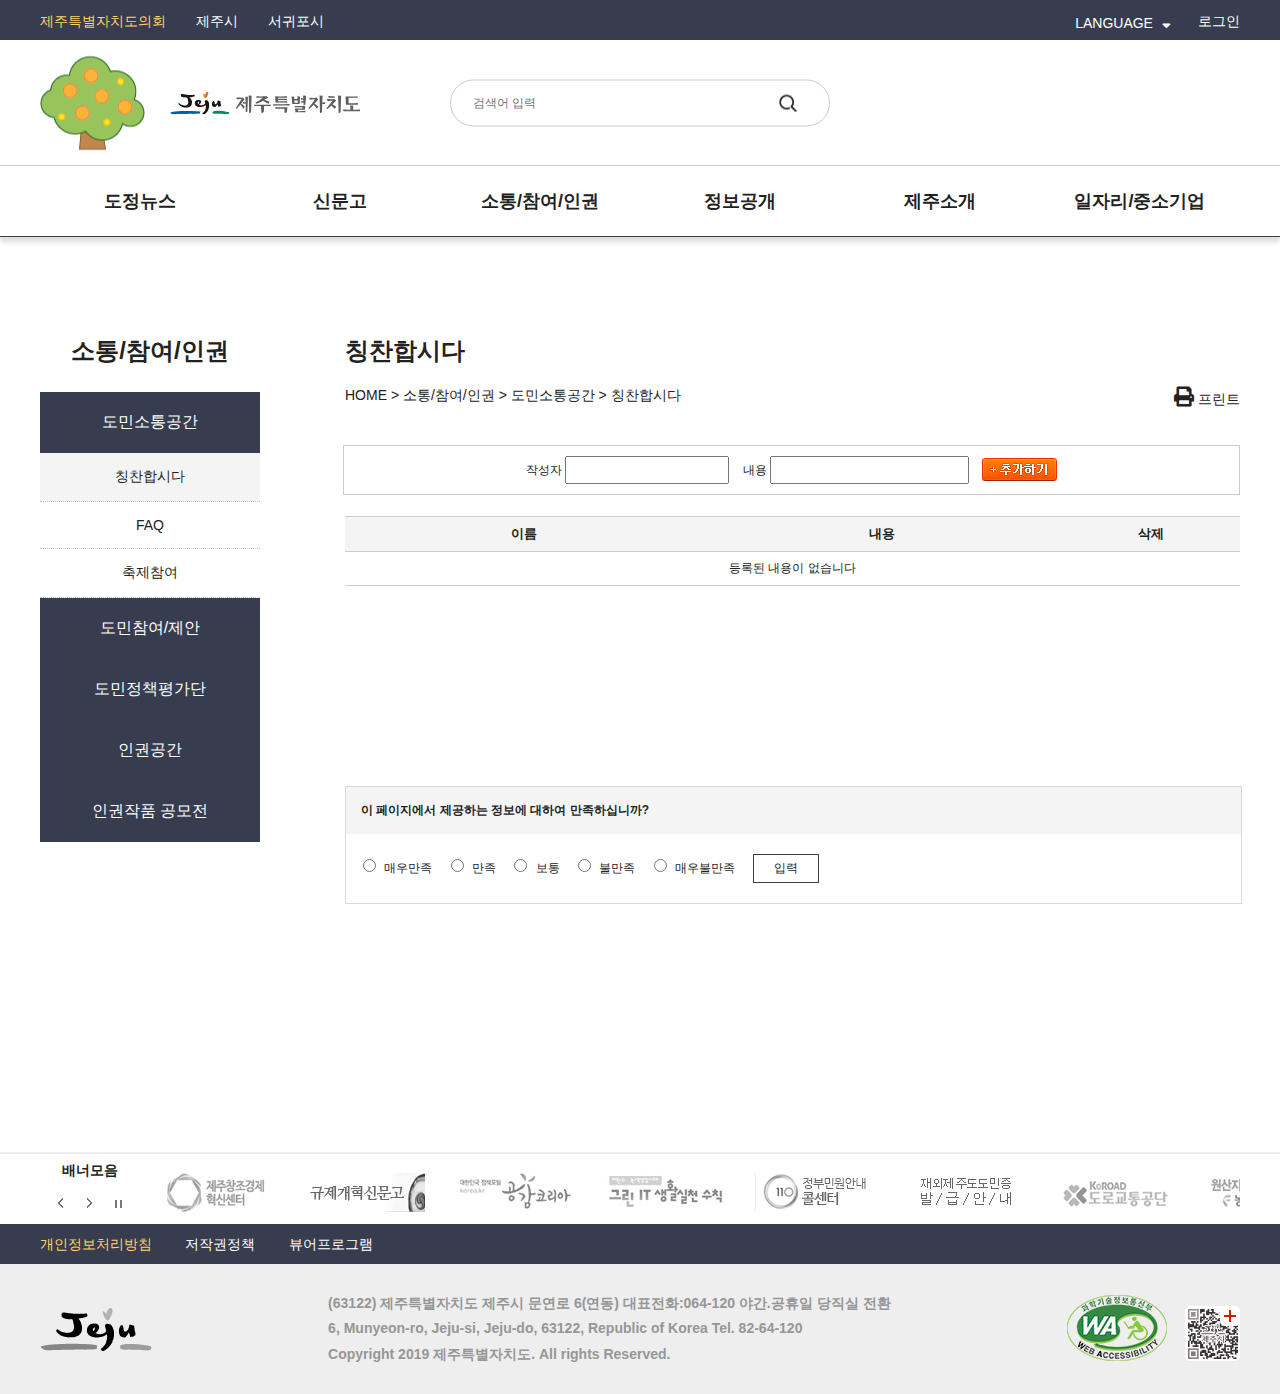
<file: Jeju/html/칭찬합시다.html>
<!DOCTYPE html>
<html lang="en">

<head>
  <meta charset="UTF-8">
  <meta http-equiv="X-UA-Compatible" content="IE=edge">
  <meta name="viewport" content="width=device-width, initial-scale=1.0">
  <title>칭찬합시다</title>
  <link rel="shortcut icon" type="image/x-icon" href="../img/header/제주도.jpg">
  <link rel="stylesheet" href="https://use.fontawesome.com/releases/v5.2.0/css/all.css">
  <link rel="stylesheet" type="text/css" href="../css/reset.css">
  <link rel="stylesheet" type="text/css" href="../css/common.css">
  <link rel="stylesheet" type="text/css" href="../css/header.css">
  <link rel="stylesheet" type="text/css" href="../css/sub/accordion.css">
  <link rel="stylesheet" type="text/css" href="../css/sub/praise.css">
  <link rel="stylesheet" type="text/css" href="../css/footer.css">
</head>

<body>
  <div id="skipMenu">
    <a href="#container">본문바로가기</a>
    <a href="#gnb">주메뉴바로가기</a>
  </div>

  <div id="wrap">
    <header class="headerWrap">
      <div class="navi">
        <nav class="sub_menu">
          <div class="subL">
            <ul>
              <li><a href="javascript:void(0);">제주특별자치도의회</a></li>
              <li><a href="javascript:void(0);">제주시</a></li>
              <li><a href="javascript:void(0);">서귀포시</a></li>
            </ul>
          </div>
          <div class="subR">
            <ul>
              <li><a href="javascript:void(0);">로그인</a></li>
              <li class="lang_wrap">
                <button class="lang_btn">LANGUAGE <i class="fa-solid fa-sort-down fa"></i></button>
                <div class="lang_sub">
                  <a href="javascript:void(0);">English</a>
                  <a href="javascript:void(0);">日本語</a>
                  <a href="javascript:void(0);">中文</a>
                </div>
              </li>
            </ul>
          </div>
        </nav>
      </div>
      <div class="logoSearch">
        <h1 class="h1_logo"><a href="./main.html"><img src="../img/header/제주도로고.svg" alt="제주도 로고" width="250px" height="50px"></a>
        </h1>
        <div class="site_search">
          <form method="post" name="searchfrm" class="search">
            <input type="text" class="input_val" name="inval" placeholder="  검색어 입력" />
            <input type="submit" value="검색" />
          </form>
        </div>
        <img src="../img/header/tree.png" alt="" class="tree">
        <div class="mandarin"></div>
      </div>

      <!-- 메뉴 시작 -->
      <nav id="gnb">
        <div class="inner">
          <h2 class="skip">주메뉴</h2>
          <div class="gnb_wrap">
            <ul class="gnbList">
              <!-- 1단 메뉴 -->
              <!-- main_menu -->
              <li class="first">
                <a href="javascript:void(0);">도정뉴스</a>
                <!-- 2단 메뉴 -->
                <!-- depth2 -->
                <div class="gnb2_bg on">
                  <div class="gnb2">
                    <ul>
                      <li><a href="javascript:void(0);">생생제주</a>
                        <!-- 3단 메뉴 -->
                        <!-- depth3 -->
                        <ul class="gnb2_ul">
                          <li><a href="javascript:void(0);">영상뉴스</a></li>
                          <li><a href="javascript:void(0);">카드뉴스</a></li>
                          <li><a href="javascript:void(0);">제주정책공감(웹툰)</a></li>
                          <li><a href="javascript:void(0);">행복한 제주이야기</a></li>
                        </ul>
                        <!-- // 3단 메뉴 -->
                        <!-- // depth3 -->
                      </li>
                      <li><a href="javascript:void(0);">도정소식</a>
                        <ul class="gnb2_ul">
                          <li><a href="javascript:void(0);">새소식</a></li>
                          <li><a href="javascript:void(0);">사이버반상회</a></li>
                          <li><a href="javascript:void(0);">자료실</a></li>
                          <li><a href="javascript:void(0);">영상홍보물</a></li>
                        </ul>
                      </li>
                      <li><a href="javascript:void(0);">보도자료</a>
                        <ul class="gnb2_ul">
                          <li><a href="javascript:void(0);">보도자료</a></li>
                          <li><a href="javascript:void(0);">해명자료</a></li>
                          <li><a href="javascript:void(0);">제주포토뉴스</a></li>
                          <li><a href="javascript:void(0);">유관기관보도자료</a></li>
                        </ul>
                      </li>
                      <li><a href="javascript:void(0);">기타소식</a>
                        <ul class="gnb2_ul">
                          <li><a href="javascript:void(0);">지역소식</a></li>
                          <li><a href="javascript:void(0);">유관기관소식</a></li>
                          <li><a href="javascript:void(0);">청렴소식</a></li>
                          <li><a href="javascript:void(0);">외국인 관련 자료실</a></li>
                        </ul>
                      </li>
                      <li><a href="javascript:void(0);">온라인간행물</a>
                        <ul class="gnb2_ul">
                          <li><a href="javascript:void(0);">전자책</a></li>
                          <li><a href="javascript:void(0);">제주자치도보</a></li>
                          <li><a href="javascript:void(0);">전자관보</a></li>
                          <li><a href="javascript:void(0);">소식지</a></li>
                        </ul>
                      </li>
                    </ul>
                  </div>
                </div>
                <!-- // 2단 메뉴 -->
                <!-- // depth2 -->
              </li>
              <li><a href="javascript:void(0);">신문고</a>
                <div class="gnb2_bg">
                  <div class="gnb2">
                    <ul>
                      <li><a href="javascript:void(0);">제주자치도에 바란다</a>
                        <ul class="gnb2_ul">
                          <li><a href="javascript:void(0);">제주자치도에 바란다</a></li>
                        </ul>
                      </li>
                      <li><a href="javascript:void(0);">도지사 핫라인</a>
                        <ul class="gnb2_ul">
                          <li><a href="javascript:void(0);">관광불편민원접수</a></li>
                          <li><a href="javascript:void(0);">공직자비리신고</a></li>
                          <li><a href="javascript:void(0);">공익신고</a></li>
                          <li><a href="javascript:void(0);">궁금합니다</a></li>
                        </ul>
                      </li>
                      <li><a href="javascript:void(0);">신고센터</a>
                        <ul class="gnb2_ul">
                          <li><a href="javascript:void(0);">예산낭비신고센터</a></li>
                          <li><a href="javascript:void(0);">도로이용불편신고</a></li>
                          <li><a href="javascript:void(0);">환경신문고</a></li>
                          <li><a href="javascript:void(0);">안전신문고</a></li>
                        </ul>
                      </li>
                      <li><a href="javascript:void(0);">공무원부조리신고(감사위원회)</a>
                        <ul class="gnb2_ul">
                          <li><a href="javascript:void(0);">지방기업 규제 애로 신고센터</a></li>
                        </ul>
                      </li>
                      <li><a href="javascript:void(0);">국민신문고</a>
                        <ul class="gnb2_ul">
                          <li><a href="javascript:void(0);">국민신문고 제안신청</a></li>
                          <li><a href="javascript:void(0);">국민신문고 공모제안</a></li>
                          <li><a href="javascript:void(0);">국민신문고 나의제안</a></li>
                        </ul>
                      </li>
                      <li><a href="javascript:void(0);">국민신문고</a>
                        <ul class="gnb2_ul">
                          <li><a href="javascript:void(0);">도민건의사항 공개</a></li>
                        </ul>
                      </li>
                    </ul>
                  </div>
                </div>
              </li>
              <li><a href="javascript:void(0);">소통/참여/인권</a>
                <div class="gnb2_bg">
                  <div class="gnb2">
                    <ul>
                      <li><a href="javascript:void(0);">도민소통공간</a>
                        <ul class="gnb2_ul">
                          <li><a href="./칭찬합시다.html">칭찬합시다</a></li>
                          <li><a href="./FAQ.html">FAQ</a></li>
                          <li><a href="./축제참여.html">축제참여</a></li>
                        </ul>
                      </li>
                      <li><a href="javascript:void(0);">도민참여/제안</a>
                        <ul class="gnb2_ul">
                          <li><a href="javascript:void(0);">전자공청회</a></li>
                          <li><a href="javascript:void(0);">정책토론방</a></li>
                          <li><a href="javascript:void(0);">설문조사</a></li>
                          <li><a href="javascript:void(0);">적극행정</a></li>
                        </ul>
                      </li>
                      <li><a href="javascript:void(0);">도민정책평가단</a>
                        <ul class="gnb2_ul">
                          <li><a href="javascript:void(0);">문화관광분과</a></li>
                          <li><a href="javascript:void(0);">도시교통분과</a></li>
                          <li><a href="javascript:void(0);">복지보건분과</a></li>
                          <li><a href="javascript:void(0);">농업기술분과</a></li>
                        </ul>
                      </li>
                    </ul>
                    <ul>
                      <li><a href="javascript:void(0);">인권공간</a>
                        <ul class="gnb2_ul">
                          <li><a href="javascript:void(0);">국내·외 인권동향</a></li>
                          <li><a href="javascript:void(0);">인권위원회</a></li>
                          <li><a href="javascript:void(0);">인권소식</a></li>
                          <li><a href="javascript:void(0);">인권자료</a></li>
                        </ul>
                      </li>
                      <li><a href="javascript:void(0);">인권작품 공모전</a>
                        <ul class="gnb2_ul">
                          <li><a href="javascript:void(0);">2021년 인권작품 공모전 수상작</a></li>
                        </ul>
                      </li>
                    </ul>
                  </div>
                </div>
              </li>
              <li><a href="javascript:void(0);">정보공개</a>
                <div class="gnb2_bg">
                  <div class="gnb2">
                    <ul>
                      <li><a href="javascript:void(0);">정보공개</a>
                        <ul class="gnb2_ul">
                          <li><a href="javascript:void(0);">제도안내</a></li>
                          <li><a href="javascript:void(0);">정보목록</a></li>
                          <li><a href="javascript:void(0);">사전정보공표</a></li>
                          <li><a href="javascript:void(0);">자료실</a></li>
                        </ul>
                      </li>
                      <li><a href="javascript:void(0);">공공데이터</a>
                        <ul class="gnb2_ul">
                          <li><a href="javascript:void(0);">자치법규</a></li>
                          <li><a href="javascript:void(0);">행정심판</a></li>
                          <li><a href="javascript:void(0);">판례 및 사건정보</a></li>
                          <li><a href="javascript:void(0);">소송정보</a></li>
                        </ul>
                      </li>
                      <li><a href="javascript:void(0);">법무정보</a>
                        <ul class="gnb2_ul">
                          <li><a href="javascript:void(0);">자치법규</a></li>
                          <li><a href="javascript:void(0);">행정심판</a></li>
                          <li><a href="javascript:void(0);">판례 및 사건정보</a></li>
                          <li><a href="javascript:void(0);">소송정보</a></li>
                        </ul>
                      </li>
                      <li><a href="javascript:void(0);">행정정보</a>
                        <ul class="gnb2_ul">
                          <li><a href="javascript:void(0);">행정운영위원회</a></li>
                          <li><a href="javascript:void(0);">행정규제개혁</a></li>
                          <li><a href="javascript:void(0);">인사운영통계</a></li>
                          <li><a href="javascript:void(0);">조직정보 공개</a></li>
                        </ul>
                      </li>
                      <li><a href="javascript:void(0);">제주통계포털</a>
                        <ul class="gnb2_ul">
                          <li><a href="javascript:void(0);">주요지표</a></li>
                          <li><a href="javascript:void(0);">통계DB</a></li>
                          <li><a href="javascript:void(0);">통계보고서</a></li>
                          <li><a href="javascript:void(0);">통계소식</a></li>
                        </ul>
                      </li>
                      <li><a href="javascript:void(0);">종합민원</a>
                        <ul class="gnb2_ul">
                          <li><a href="javascript:void(0);">여권발급안내</a></li>
                          <li><a href="javascript:void(0);">무인민원발급안내</a></li>
                          <li><a href="javascript:void(0);">온라인민원상담</a></li>
                          <li><a href="javascript:void(0);">인터넷민원발급(정부24)</a></li>
                        </ul>
                      </li>
                    </ul>
                  </div>
                </div>
              </li>
              <li><a href="javascript:void(0);">제주소개</a>
                <div class="gnb2_bg">
                  <div class="gnb2">
                    <ul>
                      <li><a href="javascript:void(0);">도청안내</a>
                        <ul class="gnb2_ul">
                          <li><a href="javascript:void(0);">조직도</a></li>
                          <li><a href="javascript:void(0);">부서별연락처</a></li>
                          <li><a href="javascript:void(0);">찾아오시는 길</a></li>
                        </ul>
                      </li>
                      <li><a href="javascript:void(0);">제주소개 및 상징</a>
                        <ul class="gnb2_ul">
                          <li><a href="javascript:void(0);">심벌마크</a></li>
                          <li><a href="javascript:void(0);">도민헌장</a></li>
                          <li><a href="javascript:void(0);">역대 제주도지사</a></li>
                        </ul>
                      </li>
                      <li><a href="javascript:void(0);">제주의 국제교류</a>
                        <ul class="gnb2_ul">
                          <li><a href="javascript:void(0);">국제교류현황</a></li>
                          <li><a href="javascript:void(0);">자매결연도시</a></li>
                          <li><a href="javascript:void(0);">우호교류지역</a></li>
                        </ul>
                      </li>
                      <li><a href="javascript:void(0);">세계평화의 섬 제주</a>
                        <ul class="gnb2_ul">
                          <li><a href="javascript:void(0);">자료실</a></li>
                          <li><a href="javascript:void(0);">갤러리</a></li>
                        </ul>
                      </li>
                      <li><a href="javascript:void(0);">재외제주인</a>
                        <ul class="gnb2_ul">
                          <li><a href="javascript:void(0);">재외도민증 신청</a></li>
                          <li><a href="javascript:void(0);">재외도민증 발급 현황</a></li>
                          <li><a href="javascript:void(0);">재외제주인 발자취</a></li>
                        </ul>
                      </li>
                      <li><a href="javascript:void(0);">제주정착정보</a>
                        <ul class="gnb2_ul">
                          <li><a href="javascript:void(0);">제주생활길잡이</a></li>
                          <li><a href="javascript:void(0);">정착지원사업</a></li>
                          <li><a href="javascript:void(0);">공지사항</a></li>
                        </ul>
                      </li>
                    </ul>
                  </div>
                </div>
              </li>
              <li><a href="javascript:void(0);">일자리/중소기업</a>
                <div class="gnb2_bg">
                  <div class="gnb2">
                    <ul>
                      <li><a href="javascript:void(0);">시험·채용정보</a>
                        <ul class="gnb2_ul">
                          <li><a href="javascript:void(0);">지방공문원</a></li>
                          <li><a href="javascript:void(0);">소방공무원</a></li>
                          <li><a href="javascript:void(0);">자치경찰</a></li>
                        </ul>
                      </li>
                      <li><a href="javascript:void(0);">민간 채용정보</a>
                        <ul class="gnb2_ul">
                          <li><a href="javascript:void(0);">제주워크넷</a></li>
                          <li><a href="javascript:void(0);">일자리관련 사이트</a></li>
                          <li><a href="javascript:void(0);">여성새로일하기센터</a></li>
                        </ul>
                      </li>
                      <li><a href="javascript:void(0);">교육·훈련 정보</a>
                        <ul class="gnb2_ul">
                          <li><a href="javascript:void(0);">알림마당</a></li>
                          <li><a href="javascript:void(0);">제주더큰내일센터</a></li>
                          <li><a href="javascript:void(0);">직원훈련포탈(HRD-net)</a></li>
                        </ul>
                      </li>
                      <li><a href="javascript:void(0);">소상공인·기업지원</a>
                        <ul class="gnb2_ul">
                          <li><a href="javascript:void(0);">코로나19 극복 지원정책</a></li>
                          <li><a href="javascript:void(0);">창업넷</a></li>
                          <li><a href="javascript:void(0);">창업진흥원</a></li>
                        </ul>
                      </li>
                      <li><a href="javascript:void(0);">일자리지원정책</a>
                        <ul class="gnb2_ul">
                          <li><a href="javascript:void(0);">알림마당</a></li>
                          <li><a href="javascript:void(0);">관련기관 사이트</a></li>
                        </ul>
                      </li>
                    </ul>
                  </div>
                </div>
              </li>
            </ul>
          </div>
        </div>
      </nav>
      <!-- 메뉴 끝 -->
    </header>
    <div class="clearfix praise_wrap">
      <!-- 아코디언 메뉴 시작 -->
      <div class="accordion_wrap">
        <h2 class="acco_h2">소통/참여/인권</h2>
        <dl class="sub_left_navi">
          <dt class="acco_title">도민소통공간</dt>
          <dd class="acco_sub">
            <ul>
              <li class="acco_li acco_praise"><a href="./칭찬합시다.html">칭찬합시다</a></li>
              <li class="acco_li"><a href="./FAQ.html">FAQ</a></li>
              <li class="acco_li"><a href="./축제참여.html">축제참여</a></li>
            </ul>
          </dd>
          <dt class="acco_title">도민참여/제안</dt>
          <dd class="acco_sub">
            <ul>
              <li class="acco_li"><a href="javascript:void(0);">전자공청회</a></li>
              <li class="acco_li"><a href="javascript:void(0);">정책토론방</a></li>
              <li class="acco_li"><a href="javascript:void(0);">설문조사</a></li>
              <li class="acco_li"><a href="javascript:void(0);">적극행정</a></li>
            </ul>
          </dd>
          <dt class="acco_title on">도민정책평가단</dt>
          <dd class="acco_sub">
            <ul>
              <li class="acco_li"><a href="javascript:void(0);">문화관광분과</a></li>
              <li class="acco_li"><a href="javascript:void(0);">도시교통분과</a></li>
              <li class="acco_li"><a href="javascript:void(0);">복지보건분과</a></li>
              <li class="acco_li"><a href="javascript:void(0);">농업기술분과</a></li>
            </ul>
          </dd>
          <dt class="acco_title">인권공간</dt>
          <dd class="acco_sub">
            <ul>
              <li class="acco_li"><a href="javascript:void(0);">국내·외 인권동향</a></li>
              <li class="acco_li"><a href="javascript:void(0);">인권위원회</a></li>
              <li class="acco_li"><a href="javascript:void(0);">인권소식</a></li>
              <li class="acco_li"><a href="javascript:void(0);">인권자료</a></li>
            </ul>
          </dd>
          <dt class="acco_title">인권작품 공모전</dt>
          <dd class="acco_sub">
            <ul>
              <li class="acco_li"><a href="javascript:void(0);">2021년 인권작품 공모전 수상작</a></li>
            </ul>
          </dd>
        </dl>
      </div>
      <!-- 아코디언 메뉴 끝 -->
      <section class="clearfix praise">
        <h2 class="sub_h2">칭찬합시다</h2>
        <ul class="location">
          <li><a href="javascript:void(0);">HOME</a></li>
          <li>></li>
          <li><a href="javascript:void(0);">소통/참여/인권</a></li>
          <li>></li>
          <li><a href="javascript:void(0);">도민소통공간</a></li>
          <li>></li>
          <li><a href="javascript:void(0);">칭찬합시다</a></li>
          <div class="print"><i class="fa-solid fa-print fa"></i> 프린트</div>
        </ul>

        <form method="post" name="frm" class="praise_form">
          <label for="mem_name">작성자</label>
          <input type="text" id="mem_name" class="praise_input" name="userName" maxlength="10" size="15" />
          <label for="mem_txt">내용</label>
          <input type="text" id="mem_txt" class="praise_input" name="userText" maxlength="11" size="20" />
          <a href="javascript:void(0);" class="addBtn"><img src="../img/sub/btn_add.gif" alt=""></a>
        </form>
        <table id="addressList" class="praise_table noData">
          <caption class="praise_caption">내용</caption>
          <colgroup>
            <col width="40%"/>
            <col width="40%"/>
            <col width="20%"/>
          </colgroup>
          <thead>
            <tr>
              <th scope="col" class="praise_th">이름</th>
              <th scope="col" class="praise_th">내용</th>
              <th scope="col" class="praise_th">삭제</th>
            </tr>
          </thead>
          <tbody>
            <tr>
              <td colspan="3">등록된 내용이 없습니다</td>
            </tr>
          </tbody>
        </table>

        <div class="score">
          <div class="score_info">이 페이지에서 제공하는 정보에 대하여 만족하십니까?</div>
          <form class="satisfy_form">
            <fieldset class="score_fieldset">
              <legend>이 페이지에서 제공하는 정보에 대하여 만족하십니까?</legend>
              <input type="radio" id="satisfy1" name="score">
              <label for="satisfy1">매우만족</label>
              <input type="radio" id="satisfy2" name="score">
              <label for="satisfy2">만족</label>
              <input type="radio" id="satisfy3" name="score">
              <label for="satisfy3">보통</label>
              <input type="radio" id="satisfy4" name="score">
              <label for="satisfy4">불만족</label>
              <input type="radio" id="satisfy5" name="score">
              <label for="satisfy5">매우불만족</label>
              <input type="submit" value="입력" class="score_submit">
            </fieldset>
          </form>
        </div>
      </section>
    </div>
    <footer>
      <div class="ft_banner_wrap">
        <h3 class="ft_banner_h3">배너모음</h3>
        <div class="ft_bannerList">
          <ul class="ft_banner">
            <li><a href="javascript:void(0);" target="_blank"><img src="../img/footer/footer_1.jpg" alt="제주창조경제혁신센터"></a></li>
            <li><a href="javascript:void(0);" target="_blank"><img src="../img/footer/footer_2.jpg" alt="규제개혁신문고"></a></li>
            <li><a href="javascript:void(0);" target="_blank"><img src="../img/footer/footer_3.jpg" alt="곰감코리아"></a></li>
            <li><a href="javascript:void(0);" target="_blank"><img src="../img/footer/footer_4.jpg" alt="그린IT 생활실천수칙"></a></li>
            <li><a href="javascript:void(0);" target="_blank"><img src="../img/footer/footer_5.jpg" alt="정부민원안내 콜센터 110"></a></li>
            <li><a href="javascript:void(0);" target="_blank"><img src="../img/footer/footer_6.jpg" alt="재외제주도민증 발/급/안/내"></a></li>
            <li><a href="javascript:void(0);" target="_blank"><img src="../img/footer/footer_7.jpg" alt="도로교통수단"></a></li>
            <li><a href="javascript:void(0);" target="_blank"><img src="../img/footer/footer_8.jpg" alt="원산지 표시위반자 공표 농림수산식품부"></a></li>
            <li><a href="javascript:void(0);" target="_blank"><img src="../img/footer/footer_9.jpg" alt="함께 만드는 복지"></a></li>
            <li><a href="javascript:void(0);" target="_blank"><img src="../img/footer/footer_10.jpg" alt="한국인터넷진흥원 KISA"></a></li>
            <li><a href="javascript:void(0);" target="_blank"><img src="../img/footer/footer_11.jpg" alt="도로명주소안내"></a></li>
          </ul>
        </div>
        <div class="ft_btn">
          <a href="javascript:void(0);" class="ft_prevBtn"><img src="../img/footer/footer_left.gif" alt="왼쪽으로 이동"></a>
          <a href="javascript:void(0);" class="ft_nextBtn"><img src="../img/footer/footer_right.gif" alt="오른쪽으로 이동"></a>
          <a href="javascript:void(0);" class="ft_playBtn"><img src="../img/footer/footer_play.gif" alt="재생"></a>
          <a href="javascript:void(0);" class="ft_stopBtn"><img src="../img/footer/footer_stop.gif" alt="멈춤"></a>
        </div>
      </div>
      <div class="fnb">
        <div class="fnb_wrap">
          <a href="javascript:void(0);">개인정보처리방침</a>
          <a href="javascript:void(0);">저작권정책</a>
          <a href="javascript:void(0);">뷰어프로그램</a>
        </div>
      </div>
      <div class="address_wrap">
        <div class="address_inner">
          <div class="footer_logo"><img src="../img/footer/제주도로고2.png" alt="제주도 로고"></div>
          <div class="footer_txt">
            <address>
              (63122) 제주특별자치도 제주시 문연로 6(연동) 대표전화:064-120 야간.공휴일 당직실 전환<br />
              6, Munyeon-ro, Jeju-si, Jeju-do, 63122, Republic of Korea Tel. 82-64-120
            </address>
            <p>Copyright 2019 제주특별자치도. All rights Reserved.</p>
          </div>
          <div>
            <img src="../img/footer/100.png" alt="웹접근성마크" class="wa">
            <img src="../img/footer/jejusiQR.png" alt="제주도QR">
          </div>
        </div>
      </div>
    </footer>
  </div>
</body>
<script src="https://code.jquery.com/jquery-1.12.4.min.js"></script>
<script src="../js/header.js"></script>
<script src="../js/accordion.js"></script>
<script src="../js/subpage.js"></script>
<script src="../js/footer.js"></script>

</html>
</file>
<file: css/common.css>
@charset "utf-8";

.skip, legend {
  width: 1px;
  height: 1px;
  overflow: hidden;
  position: absolute;
  left: -999px;
  line-height: 0;
  display: inline-block;
}
#skipMenu {
  position: relative;
  width: 100%;
  z-index: 999;
}
#skipMenu a {
  position: absolute;
  top: -150px;
}
#skipMenu a:hover,
#skipMenu a:active,
#skipMenu a:focus {
  position: absolute;
  top: 0;
  width: 100%;
  display: block;
  background-color: #333;
  color: #fff;
  font-size: 14px;
  padding: 10px;
  text-align: center;
  text-decoration: none;
}
.clearfix:after {
  content: '';
  display: block;
  clear: both;
  width: 100%;
}
.email {
  display: block;
  font-size: 20px;
  font-weight: 500;
  text-align: right;
}
.subpage_title {
  font-weight: normal;
  font-size: 40px;
  letter-spacing: -1px;
  position: relative;
}
.subpage_title:after {
  content: '';
  width: 56px;
  height: 3px;
  position: absolute;
  left: 0;
  bottom: -35%;
  background: #000;
}
@media screen and (max-width:1600px) {
  .email {
    font-size: 1.15rem;
  }
  .subpage_title {
    font-size: 2.5rem;
    letter-spacing: -0.06rem;
  }
}
@media screen and (max-width:1280px) {
  .email {
    font-size: 0.93rem;
  }
  .subpage_title {
    font-size: 2rem;
  }
}
@media screen and (max-width:1024px) {
  .email {
    font-size: 0.76rem;
  }
  .subpage_title {
    font-size: 1.8rem;
  }
  .subpage_title:after {
    width: 4.5%;
    height: 6%;
    bottom: -25%;
  }
  .subpage_title.line_02:after {
    width: 80%;
  }
  .subpage_title.line_03:after {
    height: 2px;
  }
}
@media screen and (max-width:960px) {
  .subpage_title {
    font-size: 1.5rem;
  }
}
@media screen and (max-width:768px) {
  .email {
    font-size: 0.72rem;
  }
  .subpage_title {
    font-size: 1.2rem;
  }
}
@media screen and (max-width:450px) {
  .subpage_title {
    font-size: 1.7rem;
  }
  .subpage_title:after {
    width: 12.5%;
    height: 2px;
  }
  .section01 .email {
    top: 50%;
  }
  .section03 .decoration a {
    display: none;
  }
}
</file>
<file: css/layout.css>
@charset "utf-8";

/* header start */
header {
  position: fixed;
  top: 0;
  display: flex;
  align-items: center;
  justify-content: space-between;
  width: 100%;
  padding: 2% 5.3% 1% 5.3%;
  background: #fff;
  box-sizing: border-box; 
  z-index: 2;
  border-bottom: 1px solid #000;
}
header h1,
header nav ul li {
  font-weight: 400;
  font-size: 14px;
}
header h1 a {
  display: flex;
  align-items: center;
  justify-content: center;
}
.logo_smile {
  font-size: 25px;
}
.logo_smile,
header nav ul li a div {
  padding-right: 16px;
}
header nav ul li a {
  display: flex;
  align-items: center;
  justify-content: center;
}
/* menu start */
#menu {
  width: 100%;
  height: 100%;
  position: fixed;
  top: 0;
  left: 0;
  background: #000;
  overflow: hidden;
  text-align: center;
  transition: all 0.7s ease-in-out;
  opacity: 0;
  visibility: hidden;
  z-index: 100;
}
#menu ul a {
  transition: opacity 0.3s ease-in-out;
}
#menu ul:hover a {
  opacity: 0.5;
}
#menu ul a:hover {
  opacity: 1;
}
#menu .main_nav {
  position: relative;
  width: 100%;
  height: 100%;
}
#menu .main_nav .toggle_menu {
  position: absolute;
  top: 0;
  right: 0;
  font-weight: normal;
  font-size: 14px;
  color: #fff;
  display: flex;
  padding: 2% 5.3% 1% 5.3%;
}
#menu .main_nav .toggle_menu div {
  padding-right: 16px;
}
#menu .main_nav ul {
  position: absolute;
  top: 50%;
  left: 50%;
  transform: translate(-50%, -50%);
}
#menu .main_nav a {
  display: block;
  padding: 15px;
  font-weight: bold;
  font-size: 50px;
  color: #fff;
}
#menu .main_nav a:first {
  padding-top: 0;
}
#menu .menu_linklist {
  width: 100%;
  position: absolute;
  bottom: 0;
  left: 50%;
  transform: translateX(-50%);
  padding: 45px;
  border-top: 1px solid #fff;
}
#menu .menu_linklist nav {
  width: 60%;
  margin: 0 auto;
}
.menu_linklist ul {
  display: flex;
  align-items: center;
  justify-content: space-between;
  font-size: 18px;
}
.menu_linklist a {
  display: inline-block;
  color: #fff;
}
/* menu open start */
#menu.open {
  opacity: 1;
  visibility: visible;
}
#menu.open li {
  animation-duration: 1s;
  animation-fill-mode: both;
  animation-name: fadeInUp;
}
#menu.open li:nth-child(1) {
  animation-delay: 0.1s;
}
#menu.open li:nth-child(2) {
  animation-delay: 0.2s;
}
#menu.open li:nth-child(3) {
  animation-delay: 0.3s;
}
#menu.open li:nth-child(4) {
  animation-delay: 0.4s;
}
/* menu open end */
/* menu end */
/* responsive start */
@media screen and (max-width:1600px) {
  #menu .menu_linklist {
    padding: 2.5%;
  }
}
@media screen and (max-width:768px) {
  #menu .main_nav a {
    font-size: 30px;
    padding: 5% 0;
  }
}
@media screen and (max-width:450px) {
  #menu .menu_linklist {
    padding: 7%;
  }
  #menu .menu_linklist nav {
    width: 85%;
  }
  #menu .main_nav a {
    font-size: 50px;
    padding: 5% 0;
  }
}

/* responsive end */
/* header end */

/* footer start */
footer {
  padding: 48px;
  border-top: 1px solid #000;
}
.animated-title {
  font-size: 200px;
  position: relative;
  width: 100%;
  height: 250px;
  padding-bottom: 119px;
  overflow: hidden;
}
.animated-title .flow_text {
  position: absolute;
  white-space: nowrap;
  will-change: transform;
  animation: flow 25s linear infinite;
}
@keyframes flow {
  from { transform: translateX(0); }
  to { transform: translateX(-50%); }
}
.footer_link {
  display: flex;
  align-items: flex-start;
  justify-content: start;
  padding: 0 52px 65px 52px;
}
.footer_link ul:first-child {
  padding-right: 440px;
}
.footer_link ul li a {
  font-size: 32px;
  letter-spacing: -1px;
}
footer .email {
  font-size: 16px;
  text-align-last: left;
  padding-left: 52px;
  background:url(../img/email.png)
}

/* responsive start */
@media screen and (max-width:1600px) {
  footer {
    padding: 2.5%;
  }
  .animated-title {
    font-size: 190px;
    padding-bottom: 6.5%;
  }
  .footer_link {
    padding: 0 3% 3.5% 3%;
  }
  .footer_link ul:first-child {
    padding-right: 25.5%;
  }
  .footer_link ul li a {
    font-size: 1.8rem;
  }
  footer .email {
    font-size: 1rem;
    padding-left: 3%;
  }
}
@media screen and (max-width:1280px) {
  .animated-title {
    font-size: 180px;
  }
  .footer_link ul li a {
    font-size: 1.9rem;
  }
  footer .email {
    font-size: 0.8rem;
  }
}
@media screen and (max-width:1024px) {
  .animated-title {
    font-size: 150px;
    padding-bottom: 3%;
  }
  .footer_link ul li a {
    font-size: 1.5rem;
  }
}
@media screen and (max-width:768px) {
  .animated-title {
    height: 170px;
    font-size: 100px;
  }
  .footer_link ul li a {
    font-size: 1.2rem;
  }
}
/* responsive end */
/* footer end */
</file>
<file: css/main.css>
@charset "utf-8";

.section {
  width: 100%;
  height: 100vh;
  box-sizing: border-box;
}
/* section01 start */
.section01 {
  padding: 190px 100px 0 100px;
}
.section01 .portfolio {
  padding-left: 13px;
  margin-top: 32px;
  margin-bottom: -10px;
  font-weight: normal;
  font-size: 28px;
  letter-spacing: 5px;
  color: #999;
}
.section01 h2 {
  font-weight: 700;
  letter-spacing: -5px;
  font-size: 250px;
  margin-bottom: 65px;
}
.section01 .pc {
  display: block;
}
.section01 .mobile {
  display: none;
}
.section01 p {
  width: 62%;
  font-weight: 500;
  font-size: 20px;
  line-height: 2.5rem;
}
.section01 h2,
.section01 p {
  animation: maintext 0.4s linear;
}
@keyframes maintext {
  0% {
    transform: translateY(50px);
    opacity: 0;
  }
  100% {
    transform: translateY(0px);
    opacity: 1;
  }
}
#scroll_btn {
  font-size: 24px;
  padding: 15px 65px;
  background: #fff;
  border: 1px solid #000;
  position: absolute;
  bottom: 10%;
  right: 100px;
  cursor: pointer;
  color: #000;
  transition: all .5s linear;
}
#scroll_btn:hover {
  background-color: #000;
  color: #fff;
}
/* responsive start */
@media screen and (max-width:1600px) {
  .section01 {
    padding: 12% 5.3% 0 5.3%;
  }
  .section01 .portfolio {
    margin-bottom: -1.5%;
    font-size: 1.3rem;
  }
  .section01 h2 {
    font-size: 14rem;
    margin-bottom: 4.2%;
  }
  .section01 p {
    font-size: 1.15rem;
    letter-spacing: -0.06rem;
  }
  #scroll_btn {
    right: 5.3%;
    padding: 1% 3%;
    font-size: 1.5rem;
  }
}
@media screen and (max-width:1280px) {
  .section01 h2 {
    font-size: 11rem;
    margin-bottom: 3.8%;
  }
  .section01 p {
    font-size: 0.93rem;
  }
  #scroll_btn {
    font-size: 1rem;
  }  
}
@media screen and (max-width:1024px) {
  .section01 .portfolio {
    padding-left: 0.7%;
    font-size: 1rem;
  }
  .section01 h2 {
    font-size: 8.8rem;
  }
  .section01 p {
    font-size: 0.76rem;
  }
}
@media screen and (max-width:960px) {
  .section01 p {
    font-size: 0.72rem;
  }
}
@media screen and (max-width:768px) {
  .section01 .portfolio {
    font-size: 0.8rem;
  }
  .section01 h2 {
    font-size: 6.5rem;
  }
  .section01 p {
    width: 67.5%;
  }
  #scroll_btn {
    bottom: 7%;
    font-size: 0.8rem;
  }
}
@media screen and (max-width:450px) {
  .section01 {
    padding: 16% 5.3% 0 5.3%;
  }
  .section01 h2 {
    width: 50%;
    font-size: 6rem;
    line-height: 6.5rem;
  }
  .section01 .pc {
    display: none;
  }
  .section01 .mobile {
    display: block;
    margin-bottom: 14%;
  }
  .section01 p {
    width: 100%;
  }
  .section01 .section01_info {
    font-size: 1rem;
  }
  #scroll_btn {
    bottom: 4.8%;
    padding: 3% 5%;
    font-size: 0.8rem;
  }
}

/* responsive end */
/* section01 end */

/* section02 start */
.section02 {
  height: 100vh;
  padding: 0 5.3%;
}
.section02_wrap {
  display: flex;
  align-items: center;
  justify-content: space-between;
  width: 100%;
  height: 65%;
  padding-top: 205px;
}
.section02_wrap .link_list {
  width: 55%;
}
.section02_wrap .link_list ul li {
  border-bottom: 1px solid #000;
}
.section02_wrap .link_list ul li:first-child {
  border-top: 2.5px solid #000;
}
.section02_wrap .link_list ul li a{
  width: 100%;
  font-size: 40px;
  letter-spacing: -1px;
  display: inline-block;
  padding: 27px 0;
  position: relative;
}
.section02_wrap .link_list ul li a:after {
  content: '';
  position: absolute;
  width: 25px;
  height: 25px;
  border-top: 2px solid #000;
  border-right: 2px solid #000;
  top: 50%;
  right: 2%;
  transform: rotate(45deg) translate(-50%);
}
.section02_wrap .section02_title {
  width: 35%;
}
.section02_wrap .section02_title h2 {
  font-size: 60px;
  font-weight: normal;
  letter-spacing: -1px;
  margin-top: -50px;
}
.section02_wrap .section02_title div {
  font-size: 150px;
  transform: rotate(38.72deg);
  margin: 160px auto 0 auto;
  width: 379px;
  height: 130px;
}
/* responsive start */
@media screen and (max-width:1600px) {
  .section02 {
    padding: 0 5.3%;
  }
  .section02_wrap {
    padding-top: 14.5%;
  }
  .section02_wrap .link_list ul li a{
    font-size: 2.5rem;
    padding: 3.5% 0;
  }
  .section02_wrap .link_list ul li a:after {
    width: 3%;
    height: 23%;
    top: 50%;
    right: 2%;
  }
  .section02_wrap .section02_title h2 {
    font-size: 3.7rem;
    margin-top: -10%;
  }
  .section02_wrap .section02_title div {
    font-size: 9.38rem;
    margin: 30% auto 0 auto;
    width: 65%;
    height: -0%;
  }
}
@media screen and (max-width:1280px) {
  .section02_wrap .link_list ul li a{
    font-size: 2rem;
  }
  .section02_wrap .section02_title h2 {
    font-size: 3rem;
  }
  .section02_wrap .section02_title div {
    font-size: 7.2rem;
    margin: 25% auto 0 auto;
    width: 60%;
  }
}
@media screen and (max-width:1024px) {
  .section02_wrap .link_list ul li a{
    font-size: 1.8rem;
  }
  .section02_wrap .section02_title h2 {
    font-size: 2.5rem;
  }
}
@media screen and (max-width:768px) {
  .section02_wrap .link_list ul li a{
    font-size: 1.2rem;
  }
  .section02_wrap .section02_title h2 {
    font-size: 1.8rem;
  }
  .section02_wrap .section02_title div {
    font-size: 5rem;
  }
}
@media screen and (max-width:450px) {
  .section02_wrap {
    flex-direction: column-reverse;
    width: 100%;
    height: 5%;
    padding-top: 590px;
  }
  .section02_wrap .link_list {
    width: 100%;
  }
  .section02_wrap .link_list ul li a{
    padding: 4% 0;
    font-size: 1.7rem;
  }
  .section02_wrap .section02_title {
    width: 100%;
  }
  .section02_wrap .section02_title h2 {
    font-size: 3rem;
    text-align: center;
  }
  .section02_wrap .section02_title div {
    font-size: 150px;
    font-size: 8rem;
    transform: rotate(38.72deg);
    margin: 30px auto 0 auto;
    width: 379px;
    height: 130px;
    width: 179px;
    height: 250px;
  }
  .section02 .email {
    padding-top: 3%;
  }
}
/* responsive end */
/* section02 end */

/* section03 start */
.section03 {
  display: flex;
  align-items: center;
  justify-content: center;
}
.section03 .swiper {
  border: 1px solid #000;
  width: 100%;
  height: 100vh;
}
.swiper-slide {
  display: flex;
  align-items: center;
  justify-content: space-between;
  width: 100%;
  height: 100vh;
  padding: 0 5.3%;
  box-sizing: border-box;
}
.swiper-slide .pf_img {
  width: 1137px;
  height: 640px;
}
.swiper-slide .pf_img img {
  width: 100%;
  height: 100%;
}
.portfolio_explain {
  width: 407px;
}
.portfolio_explain h2 {
  font-size: 60px;
  padding-bottom: 56px;
}
.mobile_02 {
  display: none;
}
.portfolio_explain .none_mob {
  display: block;
}
.portfolio_explain h2 span {
  font-size: 40px;
  padding: 0 10px;
}
.portfolio_explain p {
  width: 100%;
  height: 250px;
  line-height: 35px;
  margin-bottom: 10px;
}
.portfolio_explain .ex_text {
  overflow-y: scroll;
}
.ex_text::-webkit-scrollbar {
  width: 10px;
}
.ex_text::-webkit-scrollbar-thumb {
  height: 10%;
  background: rgb(199, 199, 199);
  border-radius: 10px;
}
.ex_text::-webkit-scrollbar-track {
  background: #f4f4f4;
  border-radius: 10px;
}
.portfolio_explain a {
  display: inline-block;
  padding: 8px 14px;
  margin: 5px 0;
  background-color: #fff;
  border: 1px solid #000;
  border-radius: 9px;
  transition: all 0.3s linear;
}
.portfolio_explain a:hover {
  background-color: #000;
  color: #fff;
}
.skill_explain {
  display: flex;
  align-items: flex-start;
  justify-content: space-between;
  padding-top: 10px;
}
.ex_title {
  font-weight: bold;
}
.ex_title ul {
  padding-top: 16px;
  font-weight: normal;
}
.swiper-pagination-bullet {
  width: 12px;
  height: 12px;
  background: #fff;
  border: 1px solid #000;
}
.swiper-pagination-bullet-active {
  background: #000;
  width: 12px;
  height: 12px;
}
.swiper-horizontal>.swiper-pagination-bullets, 
.swiper-pagination-bullets.swiper-pagination-horizontal, .swiper-pagination-custom, .swiper-pagination-fraction {
  bottom: 50px;
  left: 0;
  width: 100%;
}
/* responsive start */
@media screen and (max-width:1600px) {
  .swiper-slide .pf_img {
    width: 65%;
    height: 65%;
  }
  .portfolio_explain {
    width: 25%;
  }
  .portfolio_explain h2 {
    font-size: 2.6rem;
    padding-bottom: 11%;
  }
  .portfolio_explain h2 span {
    font-size: 2.5rem;
    padding: 0 2.5%;
  }
  .portfolio_explain p,
  .portfolio_explain a,
  .ex_title,
  .ex_title ul {
    font-size: 0.9rem;
  }
  .portfolio_explain p {
    width: 100%;
    height: 250px;
    line-height: 2rem;
    margin-bottom: 6.5%;
  }
  .portfolio_explain a {
    padding: 2.3% 4%;
    margin: 1% 0;
  }
  .skill_explain {
    padding-top: 2.5%;
  }
  .ex_title ul {
    padding-top: 20.5%;
  }
}
@media screen and (max-width:1280px) {
  .portfolio_explain {
    width: 28%;
  }
  .portfolio_explain h2 {
    font-size: 2.7rem;
  }
  .portfolio_explain p,
  .portfolio_explain a,
  .ex_title,
  .ex_title ul {
    font-size: 0.8rem;
  }
  .portfolio_explain p {
    height: 220px;
    margin-bottom: 3.5%;
  }
  .swiper-pagination-bullet {
    width: 10px;
    height: 10px;
  }
  .swiper-pagination-bullet-active {
    width: 10px;
    height: 10px;
  }
  .swiper-horizontal>.swiper-pagination-bullets, 
  .swiper-pagination-bullets.swiper-pagination-horizontal, .swiper-pagination-custom, .swiper-pagination-fraction {
    bottom: 40px;
    left: 0;
    width: 100%;
  }
}
@media screen and (max-width:1024px) {
  .portfolio_explain {
    width: 28%;
  }
  .portfolio_explain h2 {
    font-size: 2rem;
    padding-bottom: 7%;
  }
  .portfolio_explain h2 span {
    font-size: 1.6rem;
  }
  .portfolio_explain p,
  .portfolio_explain a,
  .ex_title,
  .ex_title ul {
    font-size: 0.9rem;
  }
  .portfolio_explain p {
    height: 130px;
    line-height: 1rem;
  }
}
@media screen and (max-width:960px) {
  .portfolio_explain a {
    padding: 2.3% 3.5%;
  }
  .portfolio_explain p {
    height: 130px;
    line-height: 1rem;
  }
  .portfolio_explain a {
    padding: 2% 3%;
  }
  .ex_title ul {
    padding-top: 10%;
  }
}
@media screen and (max-width:768px) {
  .portfolio_explain p {
    height: 90px;
    line-height: 1rem;
  }
  .swiper-pagination-bullet {
    width: 8px;
    height: 8px;
  }
  .swiper-pagination-bullet-active {
    width: 8px;
    height: 8px;
  }
  .swiper-horizontal>.swiper-pagination-bullets, 
  .swiper-pagination-bullets.swiper-pagination-horizontal, .swiper-pagination-custom, .swiper-pagination-fraction {
    bottom: 20px;
  }
}
@media screen and (max-width:450px) {
  .swiper-slide {
    flex-direction: column;
    justify-content: start;
  }
  .swiper-slide .pf_img {
    width: 100%;
    height: auto;
  }
  .portfolio_explain {
    order: 2;
    width: 100%;
  }
  .mobile_02 {
    display: block;
    width: 100%;
    padding: 15% 0 3% 0;
    font-size: 3rem;
    text-align: left;
  }
  .portfolio_explain .none_mob {display: none;}
  .portfolio_explain h2 span {
    font-size: 40px;
    padding: 0 10px;
  }
  .portfolio_explain p {
    width: 100%;
    height: 200px;
    line-height: 35px;
    margin-bottom: 10px;
  }
  .portfolio_explain .ex_text {
    overflow-y: scroll;
    margin: 1.3rem 0;
  }
  .ex_text::-webkit-scrollbar {
    width: 10px;
  }
  .ex_text::-webkit-scrollbar-thumb {
    height: 10%;
    background: rgb(199, 199, 199);
    border-radius: 10px;
  }
  .ex_text::-webkit-scrollbar-track {
    background: #f4f4f4;
    border-radius: 10px;
  }
  .portfolio_explain a {
    display: inline-block;
    padding: 8px 14px;
    margin: 5px 0;
    background-color: #fff;
    border: 1px solid #000;
    border-radius: 9px;
    transition: all 0.3s linear;
  }
  .skill_explain {
    display: flex;
    align-items: flex-start;
    justify-content: space-between;
    padding-top: 10px;
  }
  .ex_title {
    font-weight: bold;
  }
  .ex_title ul {
    padding-top: 16px;
    font-weight: normal;
  }
  .swiper-pagination-bullet {
    width: 12px;
    height: 12px;
    background: #fff;
    border: 1px solid #000;
  }
  .swiper-pagination-bullet-active {
    background: #000;
    width: 12px;
    height: 12px;
  }
  .swiper-horizontal>.swiper-pagination-bullets, 
  .swiper-pagination-bullets.swiper-pagination-horizontal, .swiper-pagination-custom, .swiper-pagination-fraction {
    bottom: 1%;
    left: 0;
    width: 100%;
  }  
}
/* responsive end */
/* section03 end */
</file>
<file: css/about.css>
/* section01 start */
main {
  padding: 0 5.3%;
}
.section01 {
  width: 100%;
  height: 665px;
  position: relative;
  padding-top: 207px;
}
.section01 .smile_y {
  width: 522px;
  height: 462px;
  position: relative;
  float: left;
  margin-top: 17px;
}
.section01 .smile_y .yellow_c {
  width: 358px;
  height: 358px;
  position: absolute;
  top: 0;
  right: 0;
  animation: yellow_circle 1s linear;
}
@-webkit-keyframes yellow_circle {
  0% {
    -webkit-transform: translateY(-500px);
            transform: translateY(-500px);
    -webkit-animation-timing-function: ease-in;
            animation-timing-function: ease-in;
    opacity: 0;
  }
  38% {
    -webkit-transform: translateY(0);
            transform: translateY(0);
    -webkit-animation-timing-function: ease-out;
            animation-timing-function: ease-out;
    opacity: 1;
  }
  55% {
    -webkit-transform: translateY(-65px);
            transform: translateY(-65px);
    -webkit-animation-timing-function: ease-in;
            animation-timing-function: ease-in;
  }
  72% {
    -webkit-transform: translateY(0);
            transform: translateY(0);
    -webkit-animation-timing-function: ease-out;
            animation-timing-function: ease-out;
  }
  81% {
    -webkit-transform: translateY(-28px);
            transform: translateY(-28px);
    -webkit-animation-timing-function: ease-in;
            animation-timing-function: ease-in;
  }
  90% {
    -webkit-transform: translateY(0);
            transform: translateY(0);
    -webkit-animation-timing-function: ease-out;
            animation-timing-function: ease-out;
  }
  95% {
    -webkit-transform: translateY(-8px);
            transform: translateY(-8px);
    -webkit-animation-timing-function: ease-in;
            animation-timing-function: ease-in;
  }
  100% {
    -webkit-transform: translateY(0);
            transform: translateY(0);
    -webkit-animation-timing-function: ease-out;
            animation-timing-function: ease-out;
  }
}
@keyframes bounce-in-top {
  0% {
    -webkit-transform: translateY(-500px);
            transform: translateY(-500px);
    -webkit-animation-timing-function: ease-in;
            animation-timing-function: ease-in;
    opacity: 0;
  }
  38% {
    -webkit-transform: translateY(0);
            transform: translateY(0);
    -webkit-animation-timing-function: ease-out;
            animation-timing-function: ease-out;
    opacity: 1;
  }
  55% {
    -webkit-transform: translateY(-65px);
            transform: translateY(-65px);
    -webkit-animation-timing-function: ease-in;
            animation-timing-function: ease-in;
  }
  72% {
    -webkit-transform: translateY(0);
            transform: translateY(0);
    -webkit-animation-timing-function: ease-out;
            animation-timing-function: ease-out;
  }
  81% {
    -webkit-transform: translateY(-28px);
            transform: translateY(-28px);
    -webkit-animation-timing-function: ease-in;
            animation-timing-function: ease-in;
  }
  90% {
    -webkit-transform: translateY(0);
            transform: translateY(0);
    -webkit-animation-timing-function: ease-out;
            animation-timing-function: ease-out;
  }
  95% {
    -webkit-transform: translateY(-8px);
            transform: translateY(-8px);
    -webkit-animation-timing-function: ease-in;
            animation-timing-function: ease-in;
  }
  100% {
    -webkit-transform: translateY(0);
            transform: translateY(0);
    -webkit-animation-timing-function: ease-out;
            animation-timing-function: ease-out;
  }
}




.smile_y .smile_c {
  position: absolute;
  top: 55px;
  left: 0;
  animation: smile_circle 1s linear;
}
.section01_text {
  width: 845px;
  height: 462px;
  padding: 50px 125px 0 200px;
  float: right;
  animation: slideY 1.1s linear;
}
@keyframes slideY {
  0% {
    opacity: 0;
  }
  100% {
    opacity: 1;
  }
}
.section01_text h3 {
  font-weight: normal;
  font-size: 60px;
  letter-spacing: -1px;
  margin-bottom: 50px;
}
.section01_text p {
  font-size: 20px;
  line-height: 35px;
}
.section01 a {
  position: absolute;
  bottom: 0;
  right: 0;
}
/* responsive start */
@media screen and (max-width:1600px) {
  .section01 {
    width: 100%;
    height: 71vh;
    padding-top: 14%;
    margin-bottom: 5%;
  }
  .section01 .smile_y {
    width: 34%;
    height: 70%;
    margin-top: 1%;
  }
  .section01 .smile_y .yellow_c {
    width: 80%;
    right: -6%;
  }
  .smile_y .smile_c {
    top: 11%;
    left: 0;
    width: 80%;
    height: auto;
  }
  .section01_text {
    width: 49%;
    height: 65%;
    padding: 3% 7.3% 0 9%;
  }
  .section01_text h3 {
    font-size: 3.75rem;
    letter-spacing: -0.05rem;
    margin-bottom: 6%;
  }
  .section01_text p {
    font-size: 1.25rem;
    line-height: 2.2rem;
  }
}
@media screen and (max-width:1280px) {
  .section01 .smile_y .yellow_c {
    top: -6%;
    right: 0%;
  }
  .section01_text h3 {
    font-size: 3rem;
  }
  .section01_text p {
    font-size: 0.9rem;
    line-height: 1.7rem;
  }
}
@media screen and (max-width:1024px) {
  .section01 .smile_y .yellow_c {
    top: -40%;
    right: 0%;
  }
  .section01_text h3 {
    font-size: 2.5rem;
    margin-bottom: 5%;
  }
  .section01_text p {
    font-size: 0.7rem;
  }
}
@media screen and (max-width:768px) {
  .section01_text h3 {
    font-size: 1.8rem;
  }
  .section01_text p {
    font-size: 11px;
    line-height: 1.2rem;
  }
}
@media screen and (max-width:450px) {
  .section01 {
    height: 110vh;
    padding-top: 22%;
  }
  .section01 .smile_y {
    width: 100%;
    height: 45%;
    margin-top: 10%;
  }
  .section01 .smile_y .yellow_c {
    top: -16%;
  }
  .smile_y .smile_c {
    animation: none;
  }
  .section01_text {
    width: 100%;
    height: 45%;
    padding: 0;
    animation: none;
    z-index: 1;
  }
  .section01_text h3 {
    font-size: 2.5rem;
    padding: 30px 0 0 0;
  }
  .section01_text p {
    font-size: 1rem;
    line-height: 1.5rem;
  }
}
/* responsive end */
/* section01 end */

/* section02 start */
.section02 {
  padding-top: 203px;
  display: flex;
}
.section02 .mob {
  display: none;
} 
.section02 .skill_text {
  width: 992px;
  height: 100%;
  padding: 130px 0;
  border-right: 1px solid #000;
  position: sticky;
  top: 0;
}
.section02 .skill_text p {
  font-size: 40px;
  letter-spacing: -1px;
}
.section_title {
  width: 741px;
  height: 416px;
  margin-top: 130px;
  position: relative;
}
.section_title .subpage_wrap {
  position: relative;
  width: 741px;
  height: 363px;
  padding-top: 53px;
}
.subpage_wrap img {
  position: absolute;
  width: 358px;
  height: 358px;
  bottom: 0;
  left: 0;
}
.subpage_wrap .subpage_title {
  position: absolute;
  top: 80px;
  left: 0;
}
.section_title .smile {
  font-size: 180px;
  transform: rotate(60deg);
  position: absolute;
  top: 0;
  right: 0;
}
.skill_list {
  width: 700px;
  height: 4270px;
}
.skill_list ul {
  padding-top: 48px;
}
.skill_list ul li {
  padding: 82px 125px 82px 166px;
  cursor: pointer;
  position: relative;
}
.skill_list ul li .percent {
  font-size: 380px;
  letter-spacing: -30px;
  position: absolute;
  top: 50%;
  left: 50%;
  transform: translate(-50%, -50%);
  color: #ffe66950;
  transition: all 0.5s linear;
  opacity: 0;
}
.skill_list ul li .percent span {
  font-size: 80px;
}
.skill_list ul li:hover .percent {
  opacity: 1;
}
.skill_list li h3 {
  font-weight: normal;
  font-size: 60px;
  padding-bottom: 40px;
}
.skill_list li:nth-child(2n) h3 {
  text-align: right;
}
.skill_list ul li p {
  font-size: 16px;
  line-height: 30px;
}
.skill_list ul li:nth-child(2n) p {
  text-align: right;
}
/* responsive start */
@media screen and (max-width:1600px) {
  .section02 {
    padding-top: 6%;
  }
  .section02 .skill_text {
    width: 58.3%;
    padding: 7.6% 0;
  }
  .section02 .skill_text p {
    font-size: 2.1rem;
  }
  .section_title {
    width: 74.5%;
    height: 50%;
    margin-top: 13%;
  }
  .section_title .subpage_wrap {
    width: 100%;
    height: 330px;
    padding-top: 8%;
  }
  .subpage_wrap img {
    width: 48%;
    bottom: 0;
    left: 0;
  }
  .subpage_wrap .subpage_title {
    top: 20%;
    left: 0;
  }
  .section_title .smile {
    font-size: 10rem;
  }
  .skill_list {
    width: 40.5%;
    height: 100%;
  }
  .skill_list ul li {
    padding: 8.5% 19%;
  }
  .skill_list ul li .percent {
    font-size: 23rem;
    letter-spacing: -2rem;
  }
  .skill_list ul li .percent span {
    font-size: 5rem;
  }
  .skill_list li h3 {
    font-size: 3.75rem;
    padding-bottom: 9.5%;
  }
  .skill_list li:nth-child(2n) h3 {
    text-align: right;
  }
  .skill_list ul li p {
    font-size: 0.9rem;
    line-height: 1.85rem;
  }
  .skill_list ul li:nth-child(2n) p {
    text-align: right;
  }
}
@media screen and (max-width:1280px) {
  .section02 .skill_text p {
    font-size: 1.8rem;
  }
  .section_title {
    width: 74.5%;
    height: 50%;
    margin-top: 13%;
  }
  .section_title .subpage_wrap {
    height: 300px;
  }
  .section_title .smile {
    font-size: 8rem;
  }
  .skill_list ul li {
    padding: 8.5% 19%;
  }
  .skill_list ul li .percent {
    font-size: 16rem;
    letter-spacing: -1.5rem;
  }
  .skill_list ul li .percent span {
    font-size: 2.5rem;
  }
  .skill_list li h3 {
    font-size: 3rem;
    padding-bottom: 9%;
  }
  .skill_list ul li p {
    font-size: 0.8rem;
    line-height: 1.4rem;
    letter-spacing: 0px;
  }
}
@media screen and (max-width:1024px) {
  .section02 .skill_text {
    padding: 9% 0;
  }
  .section02 .skill_text p {
    font-size: 1.5rem;
  }
  .section_title .subpage_wrap {
    height: 280px;
  }
  .skill_list li h3 {
    font-size: 2rem;
    padding-bottom: 8%;
  }
  .skill_list ul li p {
    font-size: 11px;
  }
}
@media screen and (max-width:768px) {
  .section02 .skill_text {
    padding: 10% 0;
  }
  .section02 .skill_text p {
    font-size: 1.1rem;
  }
  .section_title .subpage_wrap {
    height: 150px;
  }
  .subpage_wrap .subpage_title{
    background: #ffe769;
    padding: 1rem;
    border-radius: 10px;
    top: 0.7rem;
  }
  .subpage_title.line_02:after{
    display: none;
  }
  .subpage_wrap img {
    height: auto;
  }
  .section_title .smile {
    font-size: 6rem;
  }
  .skill_list ul li {
    padding: 10% 0% 10% 19%;
  }
  .skill_list li h3 {
    font-size: 2rem;
  }
  .skill_list ul li p {
    font-size: 11px;
  }
}
@media screen and (max-width:450px) {
  .section02 {
    padding-top: 0;
    display: flex;
    flex-direction: column;
  }
  .section02 .mob {
    display: block;
    text-align: right;
    padding-right: 10%;
    box-sizing: border-box;
  }
  .section02 .skill_text {
    width: 100%;
    height: 170px;
    padding-top: 65px;
    border-right: none;
    border-bottom: 1px solid #000;
    z-index: 1;
    background-color: #fff;
  }
  .section02 .skill_text p {
    font-size: 1.2rem;
    line-height: 1.8rem;
  }
  .section_title .subpage_wrap {
    position: absolute;
    padding-top: 0;
    top: 0;
  }
  .skill_list {
    width: 100%;
  }
  .skill_list ul li {
    padding: 10% 5.3% 10% 5.3%;
  }
  .skill_list ul li p {
    font-size: 0.8rem;
  }
}
/* responsive end */
/* section02 end */

/* section03 start */
.section03 {
  padding: 130px 0 263px 0;
  position: relative;
}
.decoration {
  height: 335px;
  position: relative;
}
.section03 .decoration .email {
  position: absolute;
  top: 25%;
  left: 30%;
}
.decoration .large_c {
  width: 340px;
  height: 340px;
  position: absolute;
  top: 0;
  right: 80px;
}
.decoration .small_c {
  width: 98px;
  height: 98px;
  position: absolute;
  top: 245px;
  right: 440px;
}
.section03 .subpage_title:after {
  bottom: -25%;
}
.container {
  display: flex;
  align-items: end;
  justify-content:space-between;
}
.navi {
  padding-top: 185px;
}
.navi li a {
  display: inline-block;
  width: 690px;
  font-size: 24px;
  padding: 17px 0 17px 10px;
  position: relative;
  border-bottom: 1px solid #000;
}
.navi li:first-child a {
  border-top: 2.5px solid #000;
}
.navi li a span {
  position: absolute;
  right: 20px;
}
.study_wrap {
  width: 700px;
  position: absolute;
  right: 0;
}
.study_wrap_02,
.study_wrap_03,
.study_wrap_04 {
  display: none;
}
.study_wrap img {
  width: 261px;
  padding-bottom: 63px;
  box-sizing: border-box;
}
.study_wrap .study_subtitle {
  font-size: 16px;
  color: #999;
  padding-bottom: 10px;
}
.study_wrap h3 {
  font-weight: normal;
  font-size: 24px;
  padding-bottom: 36px;
}
.study_wrap .study_explain {
  width: 80%;
  font-size: 16px;
  line-height: 30px;
  letter-spacing: -1px;
}
/* responsive start */
@media screen and (max-width:1600px) {
  .section03 {
    padding: 7.5% 0 15.5% 0;
  }
  .decoration {
    height: 335px;
  }
  .decoration .large_c {
    width: 20%;
    height: auto;
    right: 4.7%;
  }
  .decoration .small_c {
    width: 5.8%;
    height: auto;
    top: 73%;
    right: 26%;
  }
  .navi {
    padding-top: 11%;
  }
  .navi li a {
    width: 186.5%;
    font-size: 1.5rem;
    padding: 4.5% 0 4.5% 2.5%;
  }
  .navi li a span {
    right: 3%;
  }
  .study_wrap {
    width: 41%;
  }
  .study_wrap img {
    width: 37.5%;
    padding-bottom: 8.8%;
  }
  .study_wrap .study_subtitle {
    font-size: 1rem;
    padding-bottom: 1.5%;
  }
  .study_wrap h3 {
    font-size: 1.5rem;
    padding-bottom: 5.2%;
  }
  .study_wrap .study_explain {
    font-size: 1rem;
    line-height: 1.9rem;
    letter-spacing: -1px;
  }  
}
@media screen and (max-width:1280px) {
  .decoration {
    height: 225px;
    /* padding: 3% 0; */
  }
  .navi li a {
    font-size: 1.15rem;
  }
  .section03 .subpage_title {
    padding-top: 3%;
  }
  .study_wrap .study_subtitle {
    font-size: 0.8rem;
  }
  .study_wrap h3 {
    font-size: 1.2rem;
  }
  .study_wrap .study_explain {
    font-size: 0.8rem;
    line-height: 1.4rem;
    letter-spacing: 0px;
  }  
}
@media screen and (max-width:1024px) {
  .navi li a {
    font-size: 1rem;
  }
}
@media screen and (max-width:768px) {
  .navi {
    padding-top: 20%;
  }
  .navi li a {
    font-size: 0.8rem;
  }
  .subpage_wrap img{
    display: none;
  }
  .section_title .smile{
    display: none;
  }
  .study_wrap .study_explain {
    width: 100%;
  }
}
@media screen and (max-width:450px) {
  .section03 {
    padding-top: 75%;
    margin-top: 20%;
  }
  .large_c,
  .small_c {
    display: none;
  }
  .line_03 {
    position: absolute;
    top: 5%;
  }
  .navi {
    padding-top: 0px;
  }
  .navi li a {
    font-size: 12px;
  }
  .study_wrap {
    width: 100%;
    margin-top: 150px;
    padding-top: 50%;
    margin-bottom: 180px;
  }
  .study_wrap img {
    padding-bottom: 2%;
  }
}
/* responsive end */
/* section03 end */

@-webkit-keyframes smile_circle {
  0% {
    -webkit-transform: translateY(500px);
            transform: translateY(500px);
    -webkit-animation-timing-function: ease-in;
            animation-timing-function: ease-in;
    opacity: 0;
  }
  38% {
    -webkit-transform: translateY(0);
            transform: translateY(0);
    -webkit-animation-timing-function: ease-out;
            animation-timing-function: ease-out;
    opacity: 1;
  }
  55% {
    -webkit-transform: translateY(65px);
            transform: translateY(65px);
    -webkit-animation-timing-function: ease-in;
            animation-timing-function: ease-in;
  }
  72% {
    -webkit-transform: translateY(0);
            transform: translateY(0);
    -webkit-animation-timing-function: ease-out;
            animation-timing-function: ease-out;
  }
  81% {
    -webkit-transform: translateY(28px);
            transform: translateY(28px);
    -webkit-animation-timing-function: ease-in;
            animation-timing-function: ease-in;
  }
  90% {
    -webkit-transform: translateY(0);
            transform: translateY(0);
    -webkit-animation-timing-function: ease-out;
            animation-timing-function: ease-out;
  }
  95% {
    -webkit-transform: translateY(8px);
            transform: translateY(8px);
    -webkit-animation-timing-function: ease-in;
            animation-timing-function: ease-in;
  }
  100% {
    -webkit-transform: translateY(0);
            transform: translateY(0);
    -webkit-animation-timing-function: ease-out;
            animation-timing-function: ease-out;
  }
}
@keyframes bounce-in-bottom {
  0% {
    -webkit-transform: translateY(500px);
            transform: translateY(500px);
    -webkit-animation-timing-function: ease-in;
            animation-timing-function: ease-in;
    opacity: 0;
  }
  38% {
    -webkit-transform: translateY(0);
            transform: translateY(0);
    -webkit-animation-timing-function: ease-out;
            animation-timing-function: ease-out;
    opacity: 1;
  }
  55% {
    -webkit-transform: translateY(65px);
            transform: translateY(65px);
    -webkit-animation-timing-function: ease-in;
            animation-timing-function: ease-in;
  }
  72% {
    -webkit-transform: translateY(0);
            transform: translateY(0);
    -webkit-animation-timing-function: ease-out;
            animation-timing-function: ease-out;
  }
  81% {
    -webkit-transform: translateY(28px);
            transform: translateY(28px);
    -webkit-animation-timing-function: ease-in;
            animation-timing-function: ease-in;
  }
  90% {
    -webkit-transform: translateY(0);
            transform: translateY(0);
    -webkit-animation-timing-function: ease-out;
            animation-timing-function: ease-out;
  }
  95% {
    -webkit-transform: translateY(8px);
            transform: translateY(8px);
    -webkit-animation-timing-function: ease-in;
            animation-timing-function: ease-in;
  }
  100% {
    -webkit-transform: translateY(0);
            transform: translateY(0);
    -webkit-animation-timing-function: ease-out;
            animation-timing-function: ease-out;
  }
}
</file>
<file: css/contact.css>
@charset "utf-8";

main {
  height: 100vh;
  padding: 178px 5.3% 0 5.3%;
  box-sizing: border-box;
}
.section_title p {
  color: #999999;
}
.link_list {
  width: 90%;
  margin: 0 auto;
}
.link_list li {
  float: left;
  width: 33.333%;
  padding-top: 128px;
}
.link_list img {
  float: left;
  width: 12%;
  padding: 3.5% 0;
}
.link_text {
  float: right;
  width: 80%;
}
.link_text div {
  display: none;
}
h3 {
  font-weight: normal;
  font-size: 36px;
  margin-bottom: 17px;
}

/* reponsive  start */
@media screen and (max-width:1600px) {
  main {
    height: 100vh;
    padding-top: 12%;
  }
  .link_text p {
    font-size: 14px;
  }
}
@media screen and (max-width:1160px) {
  .link_text .disappear {
    display: none;
  }
  .link_text .email {
    display: none;
  }
  .link_text div {
    display: block;
    font-size: 14px;
  }
}
@media screen and (max-width:1024px) {
  main {
    padding-top: 18%;
  }
  .link_list {
    width: 100%;
    margin: 0 auto;
  }
  .link_list li {
    width: 50%;
    padding-top: 10%;
  }
  .link_text .disappear {
    display: block;
  }
  .link_text div {
    display: none;
  }
}
@media screen and (max-width:768px) {
  main {
    height: 100vh;
  }
  .section_title {
    padding-top: 8%;
  }
  .link_list {
    width: 100%;
  }
  .link_list li {
    padding-top: 6%;
  }
  .link_list li:first-child,
  .link_list li:nth-child(2) {
    padding-top: 10%;
  }
  .link_list img {
    float: none;
    width: 15%;
    padding: 4.5% 42%;
  }
  .link_text {
    float: none;
    width: 100%;
    text-align: center;
  }
  h3 {
    font-size: 30px;
    margin-bottom: 4%;
    margin-top: 3%;
  }
  .link_text p {
    font-size: 16px;
  }
}
@media screen and (max-width:660px) {
  .link_text p {
    font-size: 14px;
  }
  .link_text .disappear {
    display: none;
  }
  .link_text div {
    display: block;
    font-size: 14px;
  }
}
@media screen and (max-width:450px) {
  .section_title p {
    padding-top: 25px;
  }
  .section_title h2 {
    font-size: 40px;
  }
  .link_list li:first-child p {
    display: block;
  }
  .link_text p {
    display: none;
  }
  .link_text .email {
    display: block;
    text-align: center;
    font-weight: normal;
  }
}
/* reponsive  end */
</file>
<file: Jeju/css/common.css>
@charset "utf-8";

.skip, legend {
  width: 1px;
  height: 1px;
  overflow: hidden;
  position: absolute;
  left: -999px;
  line-height: 0;
  display: inline-block;
}
#skipMenu {
  position: relative;
  width: 100%;
  z-index: 999;
}
#skipMenu a {
  position: absolute;
  top: -100px;
}
#skipMenu a:hover,
#skipMenu a:active,
#skipMenu a:focus {
  position: absolute;
  top: 0;
  width: 100%;
  display: block;
  background-color: #333;
  color: #fff;
  font-size: 14px;
  padding: 10px;
  text-align: center;
  text-decoration: none;
}
.clearfix:after {
  content: '';
  display: block;
  clear: both;
  width: 100%;
}
.sec1_wrap,
.sec2_wrap,
.sec3,
.sec4_wrap{
  width: 1200px;
  margin: 0 auto;
}
.faq_wrap,
.praise_wrap {
  width: 1200px;
  margin: 0 auto;
  padding: 3rem 0;
}
.sub_h2 {
  font-size: 24px;
  margin-top: 50px;
}
.location {
  position: relative;
  margin: 20px 0px;
  padding: 0;
  font-size: 14px;
  width: 895px;
}
.location li {display: inline-block;}
.print {
  position: absolute;
  right: 0;
  top: 0;
}
.print i {font-size: 20px;}
.score{
  width: 895px;
  margin: 200px auto;
  border: 1px solid #d9d9d9;
  background-color: #fff;
}
.score_info {
  padding: 15px;
  background: #f4f4f4;
  color: #222;
  font-weight: bold;
}
.score_fieldset {padding: 20px 0;}
.score_fieldset > input {margin: 0 5px 0 15px;}
.score_submit {
  padding: 5px 20px;
  background-color: #fff;
  border: 1px solid #373c4f;
  transition: .5s;
  cursor: pointer;
}
.score_submit:active,
.score_submit:hover {
  background: #373c4f;
  color: #fff;
}
</file>
<file: Jeju/css/header.css>
@charset "utf-8";

#wrap,
.gnb {
  width: 100%;
  min-width: 1200px;
  position: relative;
}
.headerWrap {background-color: #fff;}
.navi {
  width: 100%;
  height: 40px;
  background-color: #373c4f;
}
.navi .sub_menu {
  width: 1200px;
  height: 40px;
  margin: 0 auto;
  font-size: 14px;
  line-height: 14px;
}
.navi .sub_menu .subL {
  float: left;
  height: 40px;
}
.sub_menu .subL ul {padding: 0;}
.sub_menu .subL li {
  float: left;
  margin-right: 30px;
}
.sub_menu .subL a,
.sub_menu .subR a {
  color: #fff;
  font-size: 14px;
}
.sub_menu .subL li:first-child a {color: #ffd562;}
.navi .sub_menu .subR {
  float: right;
  position: relative;
  width: 200px;
}
.sub_menu .subR li {
  float: right;
  margin-left: 30px;
}
.lang_wrap {
  width: 130px;
  position: absolute;
  right: 52px;
  top: 50%;
  z-index: 2;
}
.lang_wrap .lang_btn {
  width: inherit;
  font-size: 14px;
  background-color:transparent;
  color: #fff;
  border: none;
  outline: none;
  cursor: pointer;
}
.lang_wrap .lang_btn i {margin-left: 5px;}
.lang_wrap .lang_sub {
  display: none;
  width: inherit;
  margin-top: 7px;
  background: #fff;
  border: 1px solid #ccc;
}
.lang_wrap .lang_sub a {
  display: block;
  padding: 7px;
  text-align: center;
  font-size: 16px;
  color: #222;
}
.lang_sub a:hover {background: #f5f5f5;}
.lang_wrap:hover .lang_sub {display: block;}
.logoSearch {
  position: relative;
  width: 1200px;
  height: 125px;
  margin: 0 auto;
}
.logoSearch .h1_logo img {
  position: absolute;
  top: 50%;
  left: 130px;
  transform: translateY(-50%);
  width: 190px;
  height: 23px;
}
.logoSearch .site_search {
  position: absolute;
  top: 50%;
  left: 50%;
  transform: translate(-50%,-50%);
}
.site_search .search {
  position: relative;
  width: 380px;
  border: 1px solid #ccc;
  background-color: #fff;
  border-radius: 50px;
  padding: 10px 15px;
  box-sizing: border-box;
}
.site_search .search .input_val{
  border: none;
  width: 310px;
  height: 25px;
}
.site_search .search input[type="submit"]{
  background: url(../img/main/keyword_btn.png) no-repeat 0 0;
  width: 18px;
  height: 17px;
  border: none;
  text-indent: -999px;
}
.tree {
  position: absolute;
  top: 50%;
  left: 0;
  transform: translateY(-50%);
  z-index: 2;
}
.mandarin {
  position: absolute;
  top: 30px;
  left: 60px;
  width: 20px;
  height: 20px;
  border-radius: 100%;
  background-color: #ffd562;
  animation: mandarin 10s linear 0s infinite normal;
}
@keyframes mandarin {
  20% {
    transform: scale(1) rotate(-35deg) translate(150px, 250px);
  }
  100%{
    transform: scale(0.3, 0.3) translate(150px,250px);
    opacity: 0;
  }
}
/* 메뉴부분 시작 */
#gnb {
  position: relative;
  width: 100%;
  margin: 0 auto;
  border-top: 1px solid #cccccc;
  border-bottom: 1px solid #373c4f;
  box-shadow: rgb(221, 221, 221) 0px 5px 5px 0px ;
  z-index: 99;
  background-color: #fff;
  /* margin-bottom: 50px; */
}
#gnb .gnbList {
  width: 1200px;
  height: 100%;
  margin: 0 auto;
  padding: 0;
  line-height: 1.5rem;
}
#gnb .gnbList:after {
  clear: both;
  content: '';
  display: block;
}
#gnb .gnbList > li > a {
  display: block;
  float: left;
  width: 200px;
  height: 70px;
  line-height: 70px;
  font-size: 18px;
  text-align: center;
  font-weight: 600;
  color: #222;
}
.gnb2_bg {
  display: none;
  left: 0;
  position: absolute;
  top: 71px;
  width: 100%;
  height: 800px;
  z-index: 9999;
}
#gnb .gnbList > li .gnb2 {
  padding: 10px 0;
  position: relative;
  width: 1100px;
  margin: 0 auto;
}
#gnb .gnbList>li .gnb2>ul {
  float: left;
  padding-top: 30px;
  overflow: hidden;
  padding-left: 12px;
  padding-right: 0;
}
.gnb2 > ul > li {
  float: left;
  width: 180px;
  line-height: 35px;
}
#gnb .gnbList > li .gnb2 > ul > li > a {
  display: block;
  padding: 3px 15px 3px 2px;
  font-size: 17px;
  font-weight: bold;
  color: #222;
}
#gnb .gnbList > li > a:hover {
  color: #ffd562;
  display: block;
}
.gnb2 > ul {width: 1200px;}
.gnb2 > ul > li {
  width: 300px;
  height: 230px;
  margin-right: 65px;
  font-size: 16px;
}
.gnb2 > ul > li > a {border-bottom: 1px solid #cccccc;}
.gnb2_ul {
  padding: 0;
  margin-top: 10px;
}
/* 메뉴부분 끝 */
</file>
<file: Jeju/css/main.css>
@charset "utf-8";

/* section1 start */
.sec1 {
  height: 340px;
  padding-top: 50px;
  background: #fff;
}
.sec1 article {float: left;}
.slide_wrap {
  position: relative;
  width: 800px;
  height: 300px;
  margin-right: 30px;
}
.btn_wrap {
  position: absolute;
  width: 185px;
  height: 40px;
  padding: 0 5px;
  right: 15px;
  bottom: 15px;
  border-radius: 30px;
  background: rgba(255, 255, 255, 0.2);
}
.count_N {
  position: absolute;
  top: 50%;
  left: 15px;
  transform: translateY(-50%);
  font-size: 18px;
  color: #666;
}
.count_N .count {
  font-size: 25px;
}
.slide_control {
  position: absolute;
  top: 4px;
  right: 0;
  height: 34px;
  font-size: 0;
}
.slide_control a[class*="btn_"] {
  background: url(../img/main/bannerzone_control.gif) no-repeat 0 0;
  width: 34px;
  height: 34px;
  display: inline-block;
  box-sizing: border-box;
  border-top: none;
}
.slide_control a span {
  width: 1px;
  height: 1px;
  line-height: 0;
  text-indent: -9999em;
  display: inline-block;
  font-size: 12px;
}
.slide_control a.btn_left {background-position: 0 0;}
.slide_control a.play {
  background-position: 0 -34px;
  border-left: none;
}
.slide_control a.pause {
  background-position: 0 -68px;
  border-left: none;
}
.slide_control a.btn_right {
  background-position: 0 -102px;
  border-left: none;
}
.slide_control a.btn_all {
  background-position: 0 -135px;
  border-left: none;
}
.slide_list {
  position: relative;
  width: 800px;
  height: 300px;
  border-radius: 30px;
  overflow: hidden;
}
.slide_list ul li {
  width: 830px;
  height: 300px;
  position: absolute;
  top: 0;
  left: 0;
}
.slide_list img {
  width: 800px;
  height: 300px;
}
.mayor_wrap {
  width: 368px;
  height: 300px;
}
.mayor1,
.mayor2 {
  width: 368px;
  height: 120px;
}
.mayor1 a,
.mayor2 a {
  position: relative;
  float: left;
  background-color: #fff;
  border: 1px solid #eee;
  width: 180px;
  height: 148px;
}
.mayor1 a:first-child {border-radius: 30px 0 0 0;}
.mayor1 a:last-child {
  border-radius: 0 30px 0 0;
  background-color: #ffd562;
}
.mayor2 a:first-child {
  border-radius: 0 0 0 30px;
  background-color: #FAF2E7;
}
.mayor2 a:last-child {border-radius: 0 0 30px 0;}
.mayor1 img,
.mayor2 img {
  position: absolute;
  width: 90px;
  height: 90px;
  top: 15px;
  left: 50%;
  transform: translate(-50%);
  transition: 0.5s;
}
.mayor_wrap a:hover img {
  width:  110px;
  height: 110px;
  top: 5px;
}
.mayor1 strong,
.mayor2 strong {
  position: absolute;
  width: 100%;
  bottom: 15px;
  text-align: center;
  font-size: 16px;
}
/* section1 end */
/* section2 start */
.sec2 {
  height: 301px;
  padding: 30px;
  background-color: #ffd562;
}
.notice_content {
  width: 800px;
  height: 300px;
  float: left;
  border-radius: 30px;
  border: 1px solid #eee;
  border-top: none;
  font-size:16px;
  background-color: #fff;
}
.notice_menu {
  width: 796px;
  height: 55px;
  left: -1px;
  border: 3px solid #373c4f;
  padding-top: 15px;
  border-radius: 30px 30px 0 0 ;
  font-size: 18px;
  border-bottom: 1px solid #ccc;
  position: relative;
}
.more_notice {
  display: inline-block;
  position: absolute;
  top: 17px;
  right: 15px;
  width: 50px;
  height: 50px;
  line-height: 50px;
  font-size: 20px;
  text-align: center;
  transition: 0.5s;
}
.more_notice:hover {font-size: 25px;}
input[type="radio"] {display:none;}
input[type="radio"] + label {
  display:inline-block;
  line-height: 55px;
  margin-left: 15px;
  padding: 0 15px;
  text-align: center;
  color: #666;
  position: relative;
  cursor:pointer;
}
input[type="radio"] + label:before {
  content: '';
  background-color: #ffd562;
  width: 0;
  height: 4px;
  position: absolute;
  left: 50%;
  bottom: -4px;
  transform: translateX(-50%);
  transition: 0.5s;
}
input[type="radio"]:checked + label{
  font-weight: bold;
  color: #373C4F;
}
input[type="radio"]:checked + label:before {width: 100%;}
.notice {
  width: 800px;
  height: 200px;
  display: none;
}
input[id="not_1"]:checked ~ .not1 {display:block;}
input[id="not_2"]:checked ~ .not2 {display:block;}
input[id="not_3"]:checked ~ .not3 {display:block;}
.notice ul {padding-left: 32px;}
.notice li {position: relative;}
.notice li a {
  padding: 8px 0px ;
  font-size: 16px;
  line-height: 24px;
  display: inline-block;
}
.notice li a:hover {text-decoration: underline;}
.notice li a:before {
  content: '';
  width: 5px;
  height: 5px;
  margin-right: 15px;
  border-radius: 100%;
  border: 3px solid #ccc;
  text-align: center;
  line-height: 24px;
  display: inline-block;
}
.noticeImg {
  float: right;
  border: 1px solid #eee;
  background-color: #fff;
  width: 360px;
  height: 300px;
  border-radius: 30px;
  overflow: hidden;
  position: relative;
}
.noticeList {
  position: absolute;
  bottom: 0;
  left: 50%;
  transform: translateX(-50%);
  width: 240px;
  height: 280px;
  overflow: hidden;
}
.noticeList img {
  position: absolute;
  bottom: 0;
  right: 0;
  width: 240px;
  height: 280px;
}
.notice_control {
  display: flex;
  align-items: center;
  justify-content: center;
  position: absolute;
  width: 362px;
  height: 20px;
  top: 0;
}
.move {
  margin-right: 20px;
  float: left;
}
.move a {
  background: url(../img/main/noticeBtn.png) no-repeat 0 center;
  width: 17px;
  height: 17px;
  margin-right: 3px;
  text-indent: -999em;
  display: inline-block;
}
.move a.on {
  background: url(../img/main/noticeBtn.png) no-repeat -18px center;
}
.PauseBtn {
  background: url(../img/main/noticeBtn.png) no-repeat -36px center;
  width: 17px;
  height: 17px;
  display: inline-block;
}
.PauseBtn span {
  display: inline-block;
  text-indent: -999em;
}
.Play {
  width: 17px;
  height: 17px;
  display: inline-block;
  background: url(../img/main/noticeBtn.png) no-repeat 0 -155px;
}
.Play span {
  display: inline-block;
  text-indent: -999em;
}
/* section2 end */
/* section3 start */
.sec3 {
  width: 100%;
  height: 140px;
  padding: 80px 0;
  background-color: #fff;
}
.shortcut_wrap {
  width: 1200px;
  height: 140px;
  margin: 0 auto;
}
.shortcut a {
  float: left;
  height: 140px;
  margin-right: 56px;
  outline: none;
}
.shortcut a:last-child {margin-right: 0;}
.shortcut .short {
  display: flex;
  align-items: center;
  justify-content: center;
  position: relative;
  width: 100px;
  height: 100px;
  border-radius: 100%;
  background: #435664;
  overflow: hidden;
}
.short::before {
  content: '';
  position: absolute;
  width: 100%;
  height: 0px;
  bottom: 0;
  left: 0;
  transition: 0.5s;
}
.short:hover:before {height: 100%;}
.short:before {background-color: #ffd562;}
.shortcut i {
  position: relative;
  font-size: 50px;
  color: #fff;
  transition: .5s;
}
.shortcut a:hover i {transform: rotateY(360deg);}
.shortcut .short_txt {
  text-align: center;
  margin-top: 15px;
  padding: 5px;
  font-size: 16px;
  font-weight: bold;
}
/* section3 end */
/* section4 start */
.sec4 {
  height: 680px;
  padding-top: 50px 0;
  position: relative;
}
.ston_bg {
  position: relative;
  width: 100%;
  height: 340px;
  top: 340px;
  z-index: -1;
}
.sec4_wrap {
  border-top: 1px solid #ffd562;
  position: absolute;
  top: 0%;
  left: 50%;
  transform: translateX(-50%);
  height: 650px;
}
.info_wrap {height: 480px;}
.sec4_h2 {
  font-size: 24px;
  font-weight: bold;
  width: 193px;
  height: 50px;
  margin: 50px auto 0 auto;
  line-height: 50px;
  color: #222;
  font-weight: bold;
}
.info {
  float: left;
  width: 200px;
  height: 230px;
  padding: 50px;
  margin: 40px 144px 0 0;
  border-radius: 30px;
  background: #fff;
  box-shadow: 0 0 10px rgba(0, 0, 0, 0.17);
}
.info:last-child {margin-right: 0px;}
.info h3 {
  padding-bottom: 20px;
  text-align: center;
  font-size: 18px;
  border-bottom: 3px solid #ffd562;
}
.info ul {padding: 0;}
.info ul li a {
  line-height: 2em;
  font-size: 16px;
  line-height: 2rem;
  color: #222;
  position: relative;
}
.info ul li:hover {font-weight: bold;}
.info a:before {
  content: '';
  position: absolute;
  bottom: -5px;
  left: 0;
  background-color: #ffd562;
  height: 2px;
  width: 0;
  border-radius: 2px;
  transition: 0.5s;
}
.info a:hover:before {width: 100%;}
.major ul {
  width: 1200px;
  height: 90px;
  margin: 0 auto;
  padding: 0;
}
.major ul li {
  float: left;
  width: 75px;
  height: 90px;
  margin-right: 112px;
  text-align: center;
}
.major ul li:last-child {margin-right: 0;}
.major ul li div {
  margin-top: 15px;
  color: #fff;
  font-size: 16px;
}
/* section4 end */
</file>
<file: Jeju/css/footer.css>
footer { 
  background-color: #fff;
  border-top: 2px solid #eee;
}
.ft_banner_wrap {
  position: relative;
  width: 1200px;
  height: 70px;
  margin: 0 auto;
}
.ft_banner_h3 {
  float: left;
  width: 100px;
  text-align: center;
  font-size: 14px;
  line-height: 2rem;
}
.ft_bannerList{
  position: relative;
  width: 1100px;
  height: 70px;
  overflow: hidden;
}
.ft_bannerList .ft_banner {
  width: 1320px;
  position: absolute;
  top: 0;
  left: 0;
}
.ft_bannerList .ft_banner li {
  float: left;
  padding: 6px 15px 6px 15px;
}
.ft_btn {
  position: absolute;
  bottom: 10px;
  left: 0;
  width: 100px;
  height: 20px;
  text-align: center;
  line-height: 20px;
}
.ft_btn a {
  padding: 0 10px;
}
.ft_playBtn{display: none;}
.fnb {background-color:#373C4F;}
.fnb_wrap {
  width: 1200px;
  height: 40px;
  margin: 0 auto;
}
.fnb_wrap a {
  line-height: 40px;
  color: #fff;
  margin-right: 30px;
  font-size: 14px;
}
.fnb_wrap a:first-child {color: #ffd562;}
.address_wrap {background-color: #eee;}
.address_inner {
  display: flex;
  align-items: center;
  justify-content: space-between;
  width: 1200px;
  height: 130px;
  margin: 0 auto;
}
.address_inner .footer_logo {
  width: 112px;
  height: 45px;
}
.address_inner .footer_txt {
  font-size: 14px;
  line-height: 1.8em;
  color: #969696;
  font-weight: bold;
}
.wa {margin-right: 15px;}
</file>
<file: Market Kurly/css/common.css>
@charset "utf-8";

.skip, legend {
  width: 1px;
  height: 1px;
  overflow: hidden;
  position: absolute;
  left: -999px;
  line-height: 0;
  display: inline-block;
}
#skipMenu {
  position: relative;
  width: 100%;
  z-index: 999;
}
#skipMenu a{
  position: absolute;
  top: -100px;
}
#skipMenu a:hover,
#skipMenu a:active,
#skipMenu a:focus {
  position: absolute;
  top: 0;
  width: 100%;
  display: block;
  background-color: #333;
  color: #fff;
  font-size: 14px;
  padding: 10px;
  text-align: center;
  text-decoration: none;
}

.moreLink {
  display: inline-block;
  padding: 8px 50px;
  margin-top: 30px;
  border: 1px solid #ddd;
  background-color: #fff;
}
</file>
<file: Market Kurly/css/layout.css>
/* header start */
.inner {
  width: 1200px;
  margin: 0 auto;
}
.headerTop {
  width: 1200px;
  height: 35px;
  margin: 0 auto;
}
.headerTop ul {
  display: flex;
  align-items: center;
  justify-content: end;
  padding: 10px;
}
.headerTop_li {
  color: #666;
  font-size: 12px;
  padding: 0 15px;
}
.purple {
  color: #5f0080;
}
.headerM {
  width: 1200px;
  margin: 0 auto;
}
.headerL {
  display: flex;
  align-items: center;
  justify-content: start;
  width: 100%;
  height: 100px;
}
.headerL .delivery .deliveryBtn {margin-left: 15px;}
.headerL .delivery .deliveryPop {
  position: relative;
  width: 500px;
  height: 600px;
  padding: 50px 30px;
  background: #fff;
  z-index: 999;
  display: none;
}
#closeBtn {
  position: absolute;
  top: 20px;
  right: 20px;
}
.deliveryPop .delivery_h2 {
  text-align: center;
  font-weight: normal;
  line-height: 2rem;
  font-size: 24px;
}
table {
  width: 100%;
  margin: 25px 0 10px 0;
  border-collapse: collapse;
  border-spacing: 0;
  border: 1px solid #5f0080;
}
th {
  text-align: center;
  padding: 20px;
  border-spacing: 0px;
  background-color: #5f0080;
  color: #fff;
}
td {
  padding: 10px;
  text-align: center;
  border: 1px solid #e5e5e5;
  color: #5f0080;
  line-height: 1.5rem;
}
td:last-child {
  color: #222;
}
.delivery span {
  font-size: 13px;
  color: #666;
}
.delivery p {
  font-size: 11px;
  line-height: 2em;
}
.deliveryBtn .purple {
  font-weight: bold;
  color: #5f0080;
}
.deliverySelect {
  margin: 0 auto;
  width: 212px;
  padding-top: 30px;
}
.deli {
  display: inline-block;
  width: 100px;
  text-align: center;
}
.deliverySelect .deliveryNo {
  height: 32px;
  border: 1px solid #bbb;
  margin-right: 5px;
  line-height: 33px;
}
.deliverySelect .deliveryYes{
  height: 35px;
  background: #5f0080;
  color: #fff;
  line-height: 36px;
}
.gnb {
  display: flex;
  align-items: center;
  justify-content: center;
  width: 100%;
  height: 60px;
  position: relative;
}
.gnb > ul {
  display: flex;
  align-items: center;
  justify-content: start;
  height: 60px;
}
.gnb_l li{
  padding: 0 35px;
  font-size: 17px;
  font-size: 16px;
  font-weight: bold;
}
.gnb_l > li:hover > a,
.gnb_l > li:active > a {color: #5f0080;}
.gnb_r > li {padding: 0 10px;}
.gnb li .circle {position: relative;}
.gnb li .circle:after {
  content: '';
  position: absolute;
  width: 5px;
  height: 5px;
  border-radius: 100%;
  background-color: #5f0080;
}
.gnb > ul .allMenu {padding-left: 0;}
.allMenu i {
  margin-right: 15px;
  font-size: 25px;
  color: #5f0080;
}
.sub_menu {
  position: absolute;
  display: none;
  width: 100%;
  height: 300px;
  top: 60px;
  left: 0;
  padding-top: 30px;
  background-color: #fff;
  border-top: 1px solid #f4f4f4;
  z-index: 9999;
}
.sub {
  display: flex;
  align-items: center;
  justify-content: space-between;
  width: 1200px;
  margin: 0 auto;
}
.sub .sub_l {
  width: 231px;
  height: 222px;
}
.sub_l .sub_title {
  display: inline-block;
  font-size: 16px;
  color: #000;
  margin-bottom: 20px;
} 
.sub_l li {
  padding: 10px 0;
  font-weight: normal;
}
.sub_l a {
  font-size: 15px;
  color: #555;
  position: relative;
}
.sub_l a:before {
  content: '';
  position: absolute;
  background-color: #555;
  height: 1px;
  width: 0;
  bottom: -5px;
  transition: .5s;
  left: 50%;
  transform: translateX(-50%);
}
.sub_l a:hover:before {width: 100%;}
.gnb_search {
  display: flex;
  align-items: center;
  justify-content: center;
  width: 310px;
  height: 40px;
  position: relative;
}
.gnb_search form {position: relative;}
.gnb_search .input_val {
  width: 295px;
  height: 40px;
  padding-left: 15px;
  border-radius: 30px;
  background: #f7f7f7;
  border: none;
  outline: none;
}
.gnb_search .input_val:focus {
  height: 38px;
  border: 2px solid #5f0080;
  background-color: #fff;
}
.gnb .input_val:focus::placeholder {
  visibility: hidden;
}
.gnb_search input[type=submit] {
  background: url(../img/header/search.png) no-repeat 0 0;
  width: 18px;
  height: 18px;
  position: absolute;
  top: 50%;
  right: 20px;
  transform: translateY(-50%);
  border: none;
  text-indent: -9999px;
}
.gnb_search .input_val:checked .search{
  border: 1px solid #000;
}
.search_sub {
  display: none;
  position: absolute;
  top: 47px;
  right: 0;
  width: 600px;
  height: 550px;
  background: #fff;
  box-shadow: 0 3px 6px 0 rgba(0, 0, 0, 0.3);
  z-index: 1;
}
.search_subT {display: flex;}
.search_subTL,
.search_subTR {
  width: 260px;
  height: 320px;
  padding: 20px;
  margin-bottom: 20px;
  border-bottom: 1px solid #e9e9e9;
}
.search_subTR {border-left: 1px solid #e9e9e9;}
.search_subTitle {
  display: flex;
  align-items: center;
  justify-content: center;
  margin-bottom: 20px;
}
.search_subTitle h3,
.search_subB h3 {font-size: 15px;}
.search_subTitle button {
  margin-left: 110px;
  background: transparent;
  border: none;
  color: #888;
  cursor: pointer;
}
.search_subTitle p {
  margin-left: 85px;
  color: #888;
}
.search_subTL ul {
  text-align: center;
  line-height: 250px;
  color: #888;
}
.search_subTR ul li {
  line-height: 1.8em;
  font-size: 15px;
}
.search_subTR ul .rank {
  color: #5f0080;
  font-weight: bold;
  margin-right: 15px;
}
.search_subTR ul li:last-child .rank {margin-right: 5px;}
.search_subB {padding: 0 20px;}
.searchImgL,
.searchImgR {position: relative;}
.searchImgL b,
.searchImgR b {
  position: absolute;
  top: 50%;
  left: 20px;
  transform: translateY(-50%);
}
.searchImg {
  display: flex;
  margin-top: 20px;
}
.searchImg img{
  height: 100px;
  width: 275px;
}
.searchImg img:first-child {margin-right: 10px;}
.gnb_map {
  display: inline-block;
  background: url(../img/header/delivery.svg) no-repeat 0 0;
  width: 36px;
  height: 36px;
  text-indent: -9999px;
}
.gnb_map:hover ,
.gnb_map:active {background: url(../img/header/delivery_hover.svg) no-repeat 0 0;}
.gnb_wish {
  display: inline-block;
  background: url(../img/header/heart.svg) no-repeat 0 0;
  width: 36px;
  height: 36px;
  text-indent: -9999px;
}
.gnb_wish:hover,
.gnb_wish:active {background: url(../img/header/heart_hover.svg);}
.cart_wrap {position: relative;}
.cart {
  background: url(../img/header/cart.svg) no-repeat 0 0;
  width: 30px;
  height: 30px;
  position: relative;
  text-indent: -9999px;
}
.cart:hover,
.cart:active {background: url(../img/header/cart_hover.svg);}
.cartCount {
  position: absolute;
  width: 20px;
  height: 20px;
  top: -5px;
  right: 0px;
  line-height: 20px;
  text-align: center;
  border-radius: 100%;
  background-color: #5f0080;
  font-size: 11px;
  color: #fff;
}
/* header end */
/* footer start */
footer {
  width: 100%;
  padding-top: 4%;
  border-top: 1px solid #e5e5e5;
}
.footer_inner {
  width: 1200px;
  height: 280px;
  margin: 0 auto;
}
.footer_inner span:first-child, 
.footer_bot span:first-child {
  float: left;
  width: 70%;
}
.footer_inner span:last-child,
.footer_bot span:last-child {
  float: right;
  width: 30%;
}
.footer_top p:first-child {
  padding-bottom: 1%;
  font-size: 1.2rem;
  font-weight: bold;
}
.footer_top p:nth-child(2) {
  margin-bottom: 3.5%;
  font-size: 2.1rem;
  font-weight: bold;
  color: #5f0080;
}
.footer_top dt,
.footer_top dd,
.footer_top li {font-size: 1rem;}
.footer_top dt {
  float: left;
  margin-right: 3%;
  font-weight: bold;
}
.footer_top ul {
  margin-top: 10%;
}
.footer_top ul li {
  float: left;
  width: 42%;
  padding: 4% 3%;
  border: 1px solid #e5e5e5;
  position: relative;
}
.footer_top ul li:hover,
.footer_top ul li:hover a {color: #5f0080;}
.footer_top i {
  position: absolute;
  top: 50%;
  right: 8%;
  transform: translateY(-50%);
}
.footer_top ul li:first-child,
.footer_top ul li:nth-child(3),
.footer_top ul li:nth-child(5) {
  border-right: none;
}
.footer_top ul li:first-child,
.footer_top ul li:nth-child(2),
.footer_top ul li:nth-child(3),
.footer_top ul li:nth-child(4) {
  border-bottom: none;
}
footer > div:nth-child(2) {
  padding: 1% 0;
  border: 1px solid #e5e5e5;
  height: 30px;
  padding: 1.5% 0;
}
footer > div:nth-child(2) ul {
  width: 1200px;
  margin: 0 auto;
}
.footer_mid li {
  margin-right: 3%;
  float: left;
  line-height: 30px;
  position: relative;
}
.footer_bot {
  width: 1200px;
  margin: 0 auto; 
}
.footer_bot {margin-top: 1%;}
.footer_bot dt {float: left;}
.footer_sns li {float: left;}
.footer_sns li a {
  display: inline-block;
  width: 60px;
  height: 60px;
  margin-right: 12px;
  text-indent: -9999rem;
}
.footer_sns li:first-child a {background: url(../img/header/ico_instagram.webp) no-repeat 0 0;}
.footer_sns li:nth-child(2) a {background: url(../img/header/ico_fb.webp) no-repeat 0 0;}
.footer_sns li:nth-child(3) a {background: url(../img/header/ico_blog.webp) no-repeat 0 0;}
.footer_sns li:nth-child(4) a {background: url(../img/header/ico_naverpost.webp) no-repeat 0 0;}
.footer_sns li:last-child a {background: url(../img/header/ico_youtube.webp) no-repeat 0 0;}

/* footer end */
</file>
<file: Market Kurly/css/main.css>
.slider {
  position: relative;
  width: 1900px;
  height: 370px;
  margin: 0 auto;
}
.stopPlay .btn_stop,
.stopPlay .btn_play {
  position: absolute;
  bottom: 28px;
  left: 19%;
  width: 30px;
  height: 30px;
  color: #fff;
}
.stopPlay .btn_stop {background: url(../img/section01/visualPlay.png) no-repeat center top;}
.stopPlay .btn_play {
  background: url(../img/section01/visualPlay.png) no-repeat center bottom;
  display: none;
}
.count_N {
  display: flex;
  align-items: center;
  justify-content: start;
  position: absolute;
  bottom: 28px;
  left: 21%;
  padding: 6px 10px;
  border-radius: 50px 0 0 50px;
  background-color: rgba(0, 0, 0, 0.3);
  font-size: 13px;
  font-weight: bold;
  color: #fff;
}
.moreImg {
  position: absolute;
  bottom: 25px;
  left: 24%;
}
.control .btn_left {
  background: url(../img/section01/visualArrP.png) no-repeat center bottom;
  width: 64px;
  height: 64px;
  position: absolute;
  top: 50%;
  left: 19%;
  transform: translateY(-50%);
  font-size: 50px;
  text-indent: -9999px;
}
.control .btn_left:hover,
.control .btn_left:active {
  background: url(../img/section01/visualArrP.png) no-repeat center top;
}
.control .btn_right {
  background: url(../img/section01/visualArrN.png) no-repeat center bottom;
  width: 64px;
  height: 64px;
  position: absolute;
  top: 50%;
  right: 19%;
  transform: translateY(-50%);
  font-size: 50px;
  text-indent: -9999px;
}
.control .btn_right:hover,
.control .btn_right:active {background: url(../img/section01/visualArrN.png) no-repeat center top;}
.slider_list {
  overflow: hidden;
  width: 1900px;
  height: 370px;
}
.slider_list ul {
  position: relative;
  z-index: -1;
}
.slider_list ul li {
  width: 1900px;
  height: 370px;
  position: absolute;
  top: 0;
  left: 0;
}
/* main end */
/* section02 start*/
.subtitle {
  text-align: center;
  margin-bottom: 5px;
  font-size: 16px;
  color:#5f0080;
}
h2 {
  font-size: 28px;
  font-weight: normal;
  text-align: center;
}
.explain {
  text-align: center;
  color: #999;
  margin-top: 10px;
  font-size: 14px;
}
.section02 {padding: 100px 0;}
.section02 .inner {
  width: 1199px;
  height: 700px;
  margin: 0 auto;
}
.section02 .slider_wrap {margin-top: 45px}
input[name=slide1] {display: none;}
.slide {
  position: relative;
  width: 1200px;
  height: 520px;
  overflow: hidden;
}
.slider_inner {
  position: absolute;
  width: 3600px;
  top: 0;
  left: 0;
  transition: .5s;
  display: flex;
}
input[id=slide1_1]:checked ~ .slide .slider_inner {left: 0;}
input[id=slide1_2]:checked ~ .slide .slider_inner {left: -1200px;}
input[id=slide1_3]:checked ~ .slide .slider_inner {left: -2400px;}
input[id=slide1_1]:checked ~ .slideBtn label[for=slide1_1],
input[id=slide1_2]:checked ~ .slideBtn label[for=slide1_2],
input[id=slide1_3]:checked ~ .slideBtn label[for=slide1_3]{
  width: 40px;
  height: 15px;
  border-radius: 30px;
  background: #60008075;
}
.goods {
  display: inline-block;
  width: 280px;
  height: 500px;
  margin-right: 20px;
  position: relative;
}
.goods .state {
  position: absolute;
  top: 0px;
  right: 15px;
  width: 70px;
  height: 85px;
  font-size: 14px;
  text-align: center;
  line-height: 85px;
  letter-spacing: 2px;
  color: #fff;
  background-color: #5f0080;
  box-shadow: 0 3px 6px 0 rgba(0, 0, 0, 0.3);
  transform: translateY(-80px);
  opacity: 0;
  transition: .5s;
}
.imgWrap:hover .state{
  position: absolute;
  transform: translateY(0);
  opacity: 1;
}
.slideBtn {
  width: 120px;
  margin: 0 auto;
}
.slideBtn label {
  display: inline-block;
  width: 15px;
  height: 15px;
  border-radius: 100%;
  background: #cacaca;
  text-indent: -9999px;
}
.imgWrap {
  position: relative;
  width: 280px;
  height: 320px;
  overflow: hidden;
}
.imgWrap img{
  width: 280px;
  height: 320px;
  object-fit: cover;
}
.goodsImg {
  width: 300px;
  height: 320px;
  object-fit: none;
  transition: all 0.3s ease-in-out;
}
.goodsImg:hover  {transform: scale(1.02)}
.name {
  font-size: 17px;
  font-weight: normal;
  line-height: 1.5em;
  padding: 10px 0;
}
.discount {
  font-size: 13px;
  padding-right: 150px;
  color: #999;
}
.price {font-size: 22px;}
.percent {
  margin-right: 10px;
  color: rgb(253, 150, 15);
  font-weight: bold;
}
.tag {
  display: inline-block;
  font-size: 12px;
  padding: 5px;
  background-color: #f5f5f5;
  border-radius: 10px;
  margin-top: 15px;
  color: #5f0080;
}
.cartPlus {
  background: url(../img/header/cart.svg) no-repeat 0 0;
  width: 36px;
  height: 36px;
  position: absolute;
  bottom: 15px;
  right: 20px;
  border: none;
  display: inline-block;
  text-indent: -9999px;
}
.cartPlus:hover,
.cartPlus:active {
  background: url(../img/header/cart_hover.svg) no-repeat 0, 30px;
  width: 36px;
  height: 36px;
  display: inline-block;
}
/* section02 end */

/* section03 start */
.section03 {
  width: 1200px;
  height: 1400px;
  position: relative;
  box-sizing: border-box;
  margin: 50px auto;
  padding-top: 30px;
  overflow: hidden;
}
.section03 h2 {
  margin-bottom: 90px;
}
.product_list {
  width: 1200px;
  height: 1000px;
  position: relative;
  margin: 50px auto 100px auto;
}
.product_list li {float: left;}
.product_title {
  font-size: 15px;
  margin: 10px;
  padding: 10px 15px;
  background: #f5f5f5;
  border-radius: 30px;
  border: none;
  cursor: pointer;
  transition: .3s;
}
.product {
  width: 1200px;
  position: absolute;
  top: 50px;
  left: 0;
}
.product .goods {float: left;}
.btn {
  width: 100px;
  height: 100px;
  display: inline-block;
  border-top: 1px solid #222;
  border-left: 1px solid #222;
  position: absolute;
  top: 50%;
  z-index: 999px;
}
.btn a {
  display: block;
  width: 100%;
  height: 100%;
  text-indent: -9999em;
}
.leftBtn {
  left: 50px;
  margin-top: -50px;
  transform: rotate(-45deg);
  display: none;
}
.rightBtn {
  right: 50px;
  margin-top: -50px;
  transform: rotate(135deg);
  display: none;
}

/* section03 end */
</file>
<file: Jeju/css/sub/accordion.css>
@charset "utf-8";

.accordion_wrap {
  width: 220px;
  float: left;
}
.acco_h2 {
  font-size: 24px;
  text-align: center;
  margin-top: 50px;
  margin-bottom: 25px;
}
.acco_title {
  padding: 20px;
  text-align: center;
  font-size: 16px;
  background-color: #373c4f;
  color: #fff;
}
.acco_sub {margin: 0;}
.acco_sub ul {
  margin: 0;
  padding: 0;
}
.acco_li {
  text-align: center;
  padding: 15px;
  border-bottom: 1px dotted #c3c3c3;
  font-size: 14px;
}
.acco_li:hover {background-color: #f4f4f4;}
.acco_praise,
.acco_festival,
.acco_faq {background-color: #f4f4f4;}
</file>
<file: Jeju/css/sub/faq.css>
.faq {
  float: right;
  width: 895px;
  /* padding-bottom: 350px; */
}
.faq_p {
  border: 1px solid #d9d9d9;
  padding: 10px;
  margin: 20px auto;
  font-size: 12px;
}
.faqList {border-top: 1px solid #c3c3c3;}
.faq_dt {
  padding: 10px 0 10px 15px;
  border-bottom: 1px solid #c3c3c3;
  font-weight: 700;
  cursor: pointer;
  background: #f4f4f4;
  font-size: 12px;
}
.faq_dd {
  margin: 0;
  padding: 30px;
  background-color: #fff;
  line-height: 2;
  border-bottom: 1px solid #c3c3c3;
  font-size: 12px;
}
</file>
<file: Jeju/css/sub/festival.css>
.festival_wrap {
  width: 895px;
  float: right;
}
.eventContainer {
  position: relative;
  border: 1px solid #ddd;
  padding: 10px;
  margin-bottom: 10px;
}
.fes_title {
  text-align: center;
  font-weight: 600;
  color: #373c4f;
  margin-bottom: 10px;
  font-size: 14px;
}
.fes_eventList {overflow: hidden;}
.fes_eventList img {
  width: 256px;
  height: 200px;
}
.fes_eventList li {
  float: left;
  margin-right: 10px;
}
.fes_submit {
  position: absolute;
  bottom: 12px;
  right: 12px;
  padding: 10px 20px;
  margin: 0 auto;
  background-color: #fff;
  border: 1px solid #000;
  transition: 0.5s;
  cursor: pointer;
}
.fes_submit:hover,
.fes_submit:active {
  background-color: #373c4f;
  color: #fff;
}
.fes_menuContainer {border: 1px solid #ddd;}
.fes_list_wrap {
  overflow: hidden;
  padding-left:30px;
}
.fes_list_wrap > dt {
  float: left;
  width: 255px;
  height: 350px;
  margin: 15px 30px 15px 0;
  font-size: 11px;
  text-align: center;
  box-shadow: 0 0 10px rgba(0, 0, 0, 0.17);
}
.fes_list_wrap dt a.On {
  border: 1px solid #e64a46;
  background-color: #e64a46;
  color: #fff;
}
.fes_list .thumb img {
  width: 256px;
  height: 200px;
}
.fes_list > dt > span {
  display: block;
  margin-bottom: 3px;
}
.fes_eventList img {
  display: block;
  margin-bottom: 5px;
}
.delBtn {
  border: none;
  background-color: #e64a46;
  color: #fff;
  width: 20px;
  height: 20px;
  border-radius: 3px;
  font-size: 18px;
}
.fes_info {
  padding: 15px 0;
  font-size: 16px;
}
.fes_text1 {
  font-weight: 600;
  color: #222;
}
.fes_text2 {
  color: #222;
  margin: 15px 0 10px 0;
}
</file>
<file: Jeju/css/sub/praise.css>
.praise{
  width: 895px;
  float: right;
}
.praise_form {
  border: 1px solid #ccc;
  width: 895px;
  text-align: center;
  margin: 20px 0;
  padding: 10px 0;
  float: right;
}
.praise_form input {padding: 5px 20px;}
.praise_input {
  margin-right: 10px;
}
.addBtn {
  width: 75px;
  height: 23px;
  vertical-align: middle;
}
.praise_table {
  border-collapse: collapse;
  width: 895px;
  margin: 0 auto;
  border-bottom: 1px solid #ccc;
}
.praise_caption {
  width: 1px;
  height: 1px;
  line-height: 0;
  text-indent: -9999em;
}
.praise_th {
  font-size: 13px;
  padding: 8px;
  background-color: #f4f4f4;
  border-top: 1px solid #ccc;
  border-bottom: 1px solid #ccc;
}
tbody td {
  padding: 8px;
  border-bottom: 1px dashed #ccc;
  text-align: center;
}
</file>
